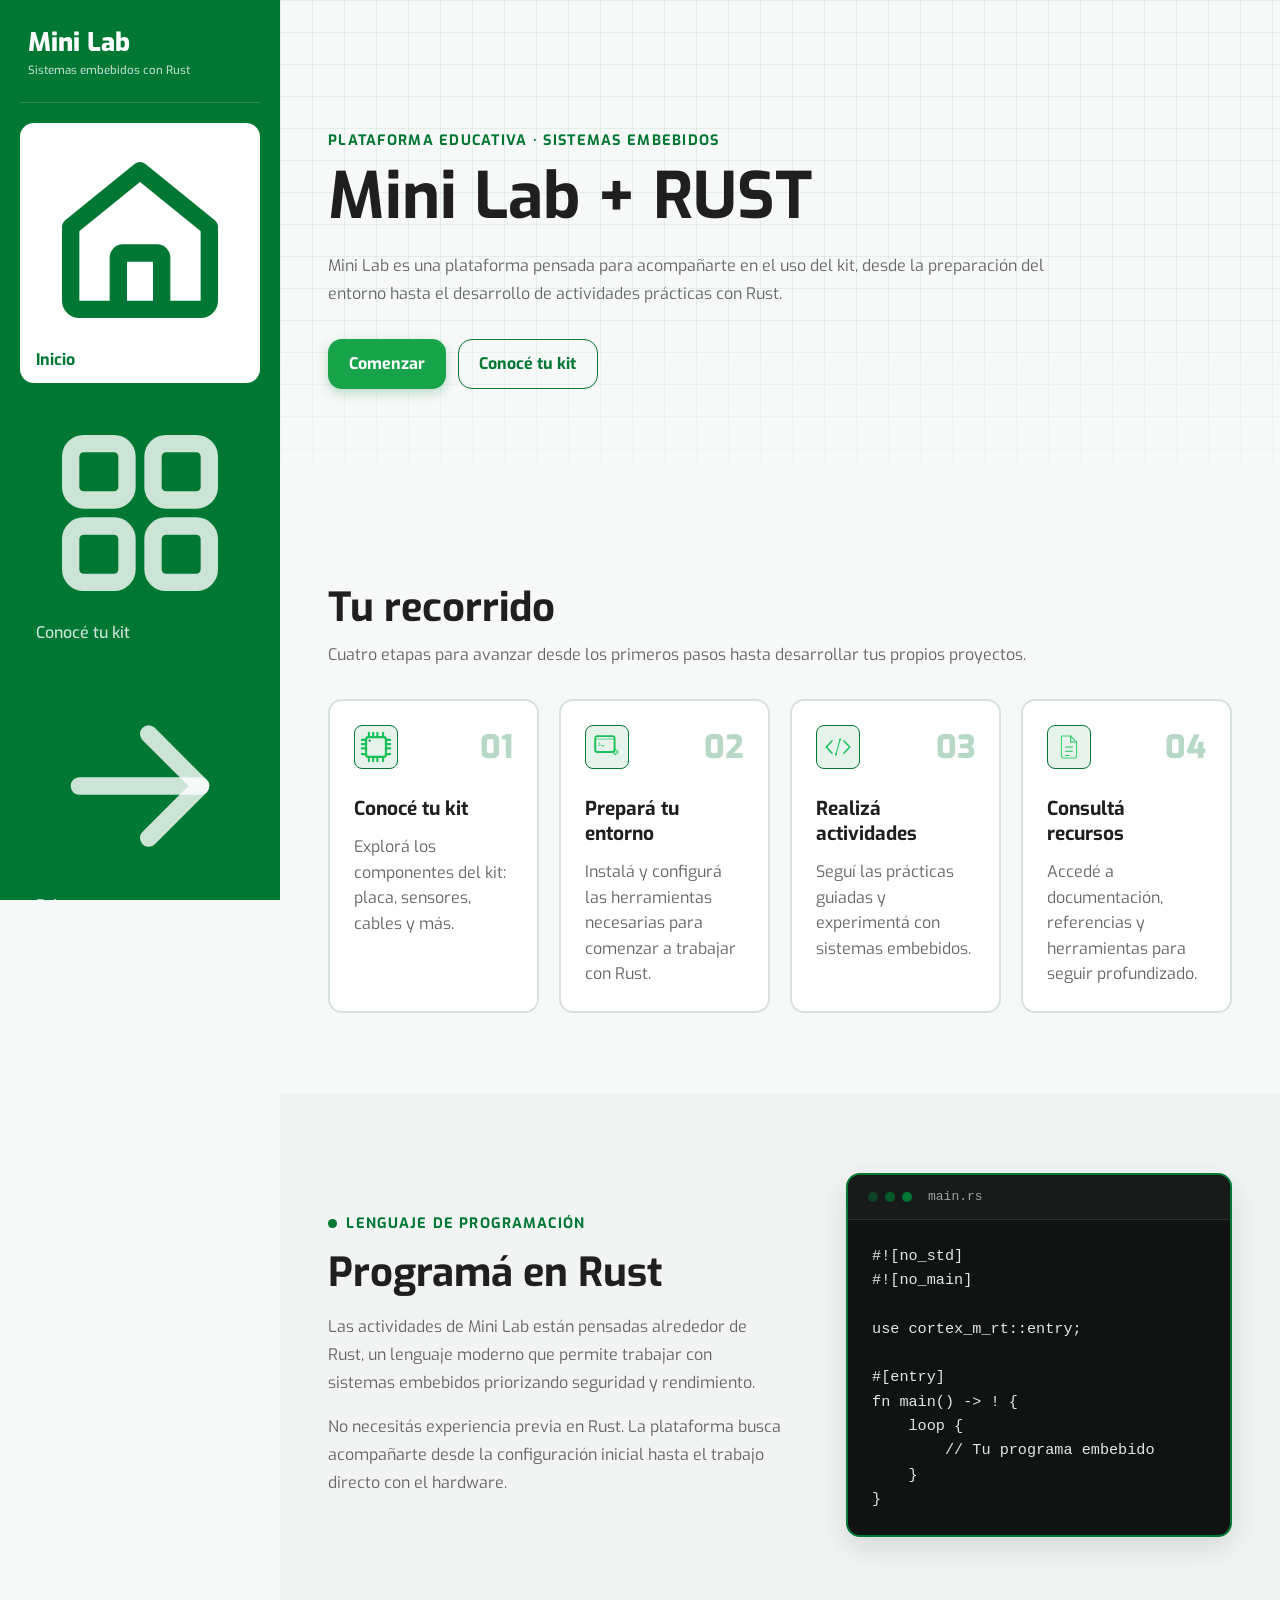
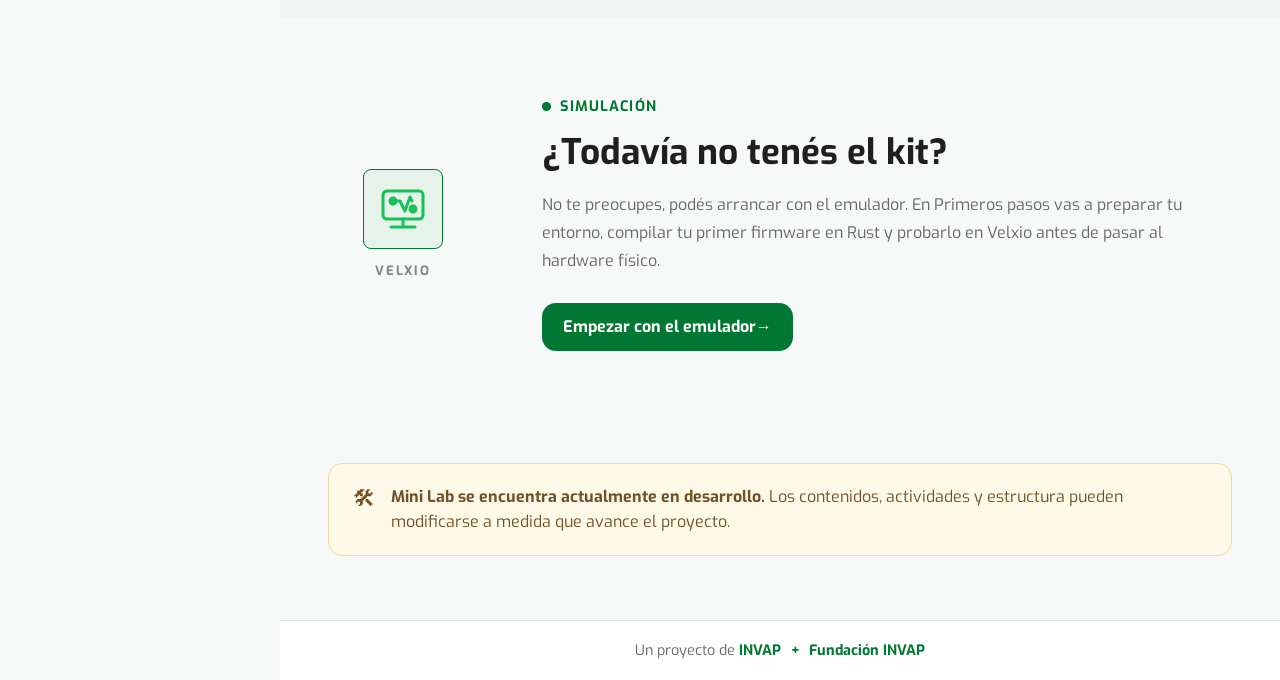
<file: index.html>
<!doctype html>
<html lang="es">
    <head>
        <meta charset="UTF-8" />
        <meta name="viewport" content="width=device-width, initial-scale=1.0" />
        <meta
            name="description"
            content="Mini Lab, plataforma educativa para aprender sistemas embebidos con Rust"
        />
        <link rel="preconnect" href="https://fonts.googleapis.com" />
        <link rel="preconnect" href="https://fonts.gstatic.com" crossorigin />
        <link
            href="https://fonts.googleapis.com/css2?family=Exo:ital,wght@0,100..900;1,100..900&display=swap"
            rel="stylesheet"
        />

        <title>Mini Lab | Inicio</title>
        <link rel="stylesheet" href="css/styles.css" />
        <link rel="stylesheet" href="css/pages/inicio.css" />
    </head>
    <body class="home-page">
        <!-- =========================
        HEADER
        ========================= -->
        <header class="site-header">
            <button
                id="menu-button"
                class="site-header__menu-button"
                type="button"
                aria-label="Abrir menú de navegación"
                aria-expanded="false"
                aria-controls="main-navigation"
            >
                ☰
            </button>
            <a href="index.html" class="site-header__brand"> Mini Lab </a>
            <div class="site-header__actions">
                <div class="site-header__logos">
                    <!-- Logos institucionales -->
                </div>
                <button
                    class="theme-toggle"
                    data-theme-toggle
                    type="button"
                    aria-label="Cambiar tema"
                >
                    <svg
                        class="theme-icon sun-icon"
                        xmlns="http://www.w3.org/2000/svg"
                        width="24"
                        height="24"
                        viewBox="0 0 24 24"
                        fill="none"
                        stroke="currentColor"
                        stroke-width="2"
                        stroke-linecap="round"
                        stroke-linejoin="round"
                    >
                        <circle cx="12" cy="12" r="4"></circle>
                        <path
                            d="M12 2v2M12 20v2M4.93 4.93l1.41 1.41M17.66 17.66l1.41 1.41M2 12h2M20 12h2M6.34 17.66l-1.41 1.41M19.07 4.93l-1.41 1.41"
                        ></path>
                    </svg>
                    <svg
                        class="theme-icon moon-icon"
                        xmlns="http://www.w3.org/2000/svg"
                        width="24"
                        height="24"
                        viewBox="0 0 24 24"
                        fill="none"
                        stroke="currentColor"
                        stroke-width="2"
                        stroke-linecap="round"
                        stroke-linejoin="round"
                    >
                        <path d="M12 3a6 6 0 0 0 9 9 9 9 0 1 1-9-9Z"></path>
                    </svg>
                </button>
            </div>
        </header>
        <!-- =========================
        NAVEGACIÓN
        ========================= -->
        <div id="menu-overlay" class="menu-overlay"></div>
        <nav
            id="main-navigation"
            class="site-nav"
            aria-label="Navegación principal"
        >
            <div class="site-nav__header">
                <a href="index.html" class="site-nav__brand">
                    <span class="site-nav__brand-name"> Mini Lab </span>
                    <span class="site-nav__brand-subtitle">
                        Sistemas embebidos con Rust
                    </span>
                </a>
                <button
                    id="menu-close"
                    class="site-nav__close"
                    type="button"
                    aria-label="Cerrar menú de navegación"
                >
                    ✕
                </button>
            </div>

            <ul class="site-nav__list">
                <li class="site-nav__item">
                    <a href="index.html" class="site-nav__link site-nav__link--active" aria-current="page">
                        <svg
                            xmlns="http://www.w3.org/2000/svg"
                            viewBox="0 0 24 24"
                            class="site-nav__icon"
                            fill="none"
                            stroke="currentColor"
                            stroke-width="2"
                            stroke-linecap="round"
                            stroke-linejoin="round"
                            aria-hidden="true"
                        >
                            <path
                                d="M4 10.5L12 4l8 6.5V19a1 1 0 0 1-1 1H5a1 1 0 0 1-1-1v-8.5z"
                            />
                            <path
                                d="M9.5 20v-6a.5.5 0 0 1 .5-.5h4a.5.5 0 0 1 .5.5v6"
                            />
                        </svg>
                        Inicio
                    </a>
                </li>

                <li class="site-nav__item">
                    <a href="pages/conoce-tu-kit/" class="site-nav__link">
                        <svg
                            xmlns="http://www.w3.org/2000/svg"
                            viewBox="0 0 24 24"
                            class="site-nav__icon"
                            fill="none"
                            stroke="currentColor"
                            stroke-width="2"
                            stroke-linecap="round"
                            stroke-linejoin="round"
                            aria-hidden="true"
                        >
                            <rect
                                x="4"
                                y="4"
                                width="6.5"
                                height="6.5"
                                rx="1.5"
                            />
                            <rect
                                x="13.5"
                                y="4"
                                width="6.5"
                                height="6.5"
                                rx="1.5"
                            />
                            <rect
                                x="4"
                                y="13.5"
                                width="6.5"
                                height="6.5"
                                rx="1.5"
                            />
                            <rect
                                x="13.5"
                                y="13.5"
                                width="6.5"
                                height="6.5"
                                rx="1.5"
                            />
                        </svg>
                        Conocé tu kit
                    </a>
                </li>

                <li class="site-nav__item">
                    <a href="pages/primeros-pasos/" class="site-nav__link">
                        <svg
                            xmlns="http://www.w3.org/2000/svg"
                            viewBox="0 0 24 24"
                            class="site-nav__icon"
                            fill="none"
                            stroke="currentColor"
                            stroke-width="2"
                            stroke-linecap="round"
                            stroke-linejoin="round"
                            aria-hidden="true"
                        >
                            <line x1="5" y1="12" x2="19" y2="12" />
                            <polyline points="13 6 19 12 13 18" />
                        </svg>
                        Primeros pasos
                    </a>
                </li>

                <li class="site-nav__item">
                    <a href="pages/actividades/" class="site-nav__link">
                        <svg
                            xmlns="http://www.w3.org/2000/svg"
                            viewBox="0 0 24 24"
                            class="site-nav__icon"
                            fill="none"
                            stroke="currentColor"
                            stroke-width="2"
                            stroke-linecap="round"
                            stroke-linejoin="round"
                            aria-hidden="true"
                        >
                            <polyline points="8.5 7 4 12 8.5 17" />
                            <polyline points="15.5 7 20 12 15.5 17" />
                            <line x1="13.5" y1="6" x2="10.5" y2="18" />
                        </svg>
                        Actividades
                    </a>
                </li>

                <li class="site-nav__item">
                    <a href="pages/recursos/" class="site-nav__link">
                        <svg
                            xmlns="http://www.w3.org/2000/svg"
                            viewBox="0 0 24 24"
                            class="site-nav__icon"
                            fill="none"
                            stroke="currentColor"
                            stroke-width="2"
                            stroke-linecap="round"
                            stroke-linejoin="round"
                            aria-hidden="true"
                        >
                            <path
                                d="M14 4H6.5A1.5 1.5 0 0 0 5 5.5v13A1.5 1.5 0 0 0 6.5 20h11a1.5 1.5 0 0 0 1.5-1.5V9l-5-5z"
                            />
                            <polyline points="14 4 14 9 19 9" />
                            <line x1="9" y1="13" x2="12.5" y2="13" />
                            <line x1="9" y1="16.5" x2="15" y2="16.5" />
                        </svg>
                        Recursos
                    </a>
                </li>

                <li class="site-nav__item">
                    <a href="pages/feedback/" class="site-nav__link">
                        <svg
                            xmlns="http://www.w3.org/2000/svg"
                            viewBox="0 0 24 24"
                            class="site-nav__icon"
                            fill="none"
                            stroke="currentColor"
                            stroke-width="2"
                            stroke-linecap="round"
                            stroke-linejoin="round"
                            aria-hidden="true"
                        >
                            <path d="M 8 18.93 A 8 8 0 1 0 5.07 16 L 4 20 Z" />
                            <line x1="9" y1="10.5" x2="15" y2="10.5" />
                            <line x1="9" y1="13.5" x2="13" y2="13.5" />
                        </svg>
                        Feedback
                    </a>
                </li>

                <li class="site-nav__item">
                    <a href="pages/ayuda/" class="site-nav__link">
                        <svg
                            xmlns="http://www.w3.org/2000/svg"
                            viewBox="0 0 24 24"
                            class="site-nav__icon"
                            fill="none"
                            stroke="currentColor"
                            stroke-width="2"
                            stroke-linecap="round"
                            stroke-linejoin="round"
                            aria-hidden="true"
                        >
                            <circle cx="12" cy="12" r="8" />
                            <path
                                d="M9.8 9.2a2.35 2.35 0 0 1 4.5.8c0 1.55-2.3 2.15-2.3 3.2"
                            />
                            <line x1="12" y1="16.25" x2="12.01" y2="16.25" />
                        </svg>
                        Ayuda
                    </a>
                </li>
            </ul>

            <div class="site-nav__footer">
                <button
                    class="theme-toggle theme-toggle--sidebar"
                    data-theme-toggle
                    type="button"
                    aria-label="Cambiar tema"
                >
                    <svg
                        class="theme-icon sun-icon"
                        xmlns="http://www.w3.org/2000/svg"
                        width="24"
                        height="24"
                        viewBox="0 0 24 24"
                        fill="none"
                        stroke="currentColor"
                        stroke-width="2"
                        stroke-linecap="round"
                        stroke-linejoin="round"
                    >
                        <circle cx="12" cy="12" r="4"></circle>
                        <path
                            d="M12 2v2M12 20v2M4.93 4.93l1.41 1.41M17.66 17.66l1.41 1.41M2 12h2M20 12h2M6.34 17.66l-1.41 1.41M19.07 4.93l-1.41 1.41"
                        ></path>
                    </svg>
                    <svg
                        class="theme-icon moon-icon"
                        xmlns="http://www.w3.org/2000/svg"
                        width="24"
                        height="24"
                        viewBox="0 0 24 24"
                        fill="none"
                        stroke="currentColor"
                        stroke-width="2"
                        stroke-linecap="round"
                        stroke-linejoin="round"
                    >
                        <path d="M12 3a6 6 0 0 0 9 9 9 9 0 1 1-9-9Z"></path>
                    </svg>
                    <span class="theme-toggle__label"> Tema </span>
                </button>
            </div>
        </nav>

        <!-- =========================
        CONTENIDO
        ========================= -->
        <main>
            <section class="home-hero">
                <div class="home-container home-hero__content">
                    <p class="home-hero__eyebrow">
                        Plataforma educativa · Sistemas embebidos
                    </p>
                    <h1 class="home-hero__title">Mini Lab + RUST</h1>
                    <p class="home-hero__description">
                        Mini Lab es una plataforma pensada para acompañarte en
                        el uso del kit, desde la preparación del entorno hasta
                        el desarrollo de actividades prácticas con Rust.
                    </p>
                    <div class="home-hero__actions">
                        <a
                            href="pages/primeros-pasos/"
                            class="primary-button primary-button-glow"
                            >Comenzar</a
                        >
                        <a href="pages/conoce-tu-kit/" class="secondary-button"
                            >Conocé tu kit</a
                        >
                    </div>
                </div>
            </section>

            <!-- TU RECORRIDO -->
            <section class="journey-section">
                <div class="home-container">
                    <header class="home-section-header">
                        <h2 class="home-section-title">Tu recorrido</h2>
                        <p class="home-section-description">
                            Cuatro etapas para avanzar desde los primeros pasos
                            hasta desarrollar tus propios proyectos.
                        </p>
                    </header>
                    <div class="journey-grid">
                        <a href="pages/conoce-tu-kit/" class="journey-card">
                            <div class="journey-card__top">
                                <span class="journey-card__icon">
                                    <svg
                                        style="padding: 4px"
                                        xmlns="http://w3.org"
                                        viewBox="0 0 24 24"
                                        width="48"
                                        height="48"
                                        fill="none"
                                        stroke="var(--kit-badge-text)"
                                        stroke-width="1.5"
                                        stroke-linecap="round"
                                        stroke-linejoin="round"
                                    >
                                        <!-- Cuerpo central del microcontrolador -->
                                        <rect
                                            x="5"
                                            y="5"
                                            width="14"
                                            height="14"
                                            rx="1.5"
                                            fill="none"
                                        />
                                        <!-- Muesca de orientación / Identificador del Pin 1 -->
                                        <circle
                                            cx="7.5"
                                            cy="7.5"
                                            r="0.75"
                                            fill="currentColor"
                                            stroke="none"
                                        />

                                        <!-- Pines Superiores -->
                                        <path d="M7 2v3M10 2v3M13 2v3M17 2v3" />
                                        <!-- Pines Inferiores -->
                                        <path
                                            d="M7 19v3M10 19v3M13 19v3M17 19v3"
                                        />
                                        <!-- Pines Izquierdos -->
                                        <path d="M2 7h3M2 10h3M2 13h3M2 17h3" />
                                        <!-- Pines Derechas -->
                                        <path
                                            d="M19 7h3M19 10h3M19 13h3M19 17h3"
                                        />
                                    </svg>
                                </span>
                                <span class="journey-card__number"> 01 </span>
                            </div>
                            <h2 class="journey-card__title">Conocé tu kit</h2>
                            <p class="journey-card__description">
                                Explorá los componentes del kit: placa,
                                sensores, cables y más.
                            </p>
                        </a>

                        <a href="pages/primeros-pasos/" class="journey-card">
                            <div class="journey-card__top">
                                <span class="journey-card__icon">
                                    <svg
                                        xmlns="http://www.w3.org/2000/svg"
                                        viewBox="0 0 100 100"
                                        width="80"
                                        height="80"
                                        class="icono-entorno"
                                    >
                                        <!-- Ventana de consola bien simple -->
                                        <rect
                                            x="22"
                                            y="24"
                                            width="46"
                                            height="38"
                                            rx="5"
                                            fill="none"
                                            stroke="var(--kit-badge-text)"
                                            stroke-width="4.5"
                                        />

                                        <!-- Detalle superior de la consola (solo una línea tranqui) -->
                                        <line
                                            x1="22"
                                            y1="31"
                                            x2="68"
                                            y2="31"
                                            stroke="var(--kit-badge-text)"
                                            stroke-width="1.5"
                                        />

                                        <!-- El prompt de terminal >_ -->
                                        <path
                                            d="M 30 39 L 34 43 L 30 47"
                                            fill="none"
                                            stroke="var(--kit-badge-text)"
                                            stroke-width="2"
                                            stroke-linecap="round"
                                            stroke-linejoin="round"
                                        />
                                        <line
                                            x1="37"
                                            y1="47"
                                            x2="43"
                                            y2="47"
                                            stroke="var(--kit-badge-text)"
                                            stroke-width="2"
                                            stroke-linecap="round"
                                        />

                                        <!-- Un único engranaje sutil abajo a la derecha -->
                                        <g transform="translate(62, 54)">
                                            <circle
                                                cx="8"
                                                cy="8"
                                                r="4.5"
                                                fill="none"
                                                stroke="var(--kit-badge-text)"
                                                stroke-width="2"
                                            />
                                            <path
                                                d="M 8 1 L 8 3 M 8 13 L 8 15 M 1 8 L 3 8 M 13 8 L 15 8 M 3 3 L 4.5 4.5 M 11.5 11.5 L 13 13 M 3 13 L 4.5 11.5 M 11.5 4.5 L 13 3"
                                                stroke="var(--kit-badge-text)"
                                                stroke-width="2.2"
                                                stroke-linecap="round"
                                            />
                                        </g>
                                    </svg>
                                </span>
                                <span class="journey-card__number"> 02 </span>
                            </div>

                            <h2 class="journey-card__title">
                                Prepará tu entorno
                            </h2>

                            <p class="journey-card__description">
                                Instalá y configurá las herramientas necesarias
                                para comenzar a trabajar con Rust.
                            </p>
                        </a>

                        <a href="pages/actividades/" class="journey-card">
                            <div class="journey-card__top">
                                <span class="journey-card__icon">
                                    <svg
                                        xmlns="http://www.w3.org/2000/svg"
                                        viewBox="0 0 100 100"
                                        width="80"
                                        height="80"
                                        class="icono-actividades"
                                    >
                                        <!-- Símbolos de código < > -->
                                        <path
                                            d="M 36 35 L 22 50 L 36 65"
                                            fill="none"
                                            stroke="var(--kit-badge-text)"
                                            stroke-width="3.5"
                                            stroke-linecap="round"
                                            stroke-linejoin="round"
                                        />
                                        <path
                                            d="M 64 35 L 78 50 L 64 65"
                                            fill="none"
                                            stroke="var(--kit-badge-text)"
                                            stroke-width="3.5"
                                            stroke-linecap="round"
                                            stroke-linejoin="round"
                                        />

                                        <!-- Barra diagonal (/) estilo pista de circuito (Sistemas Embebidos) -->
                                        <g fill="var(--kit-badge-text)">
                                            <line
                                                x1="45"
                                                y1="68"
                                                x2="55"
                                                y2="32"
                                                stroke="var(--kit-badge-text)"
                                                stroke-width="2.5"
                                                stroke-linecap="round"
                                            />
                                            <circle cx="45" cy="68" r="2.5" />
                                            <circle cx="55" cy="32" r="2.5" />
                                        </g>
                                    </svg>
                                </span>
                                <span class="journey-card__number"> 03 </span>
                            </div>

                            <h2 class="journey-card__title">
                                Realizá actividades
                            </h2>

                            <p class="journey-card__description">
                                Seguí las prácticas guiadas y experimentá con
                                sistemas embebidos.
                            </p>
                        </a>

                        <a href="pages/recursos/" class="journey-card">
                            <div class="journey-card__top">
                                <span class="journey-card__icon">
                                    <svg
                                        xmlns="http://www.w3.org/2000/svg"
                                        viewBox="0 0 100 100"
                                        width="80"
                                        height="80"
                                        class="icono-recursos"
                                    >
                                        <!-- Contorno del documento -->
                                        <path
                                            d="M 32 24 L 54 24 L 68 38 L 68 72 C 68 74.2 66.2 76 64 76 L 36 76 C 33.8 76 32 74.2 32 72 Z"
                                            fill="none"
                                            stroke="#34d368"
                                            stroke-width="2.5"
                                            stroke-linecap="round"
                                            stroke-linejoin="round"
                                        />

                                        <!-- Pliegue de la esquina superior derecha -->
                                        <path
                                            d="M 54 24 L 54 38 L 68 38"
                                            fill="none"
                                            stroke="var(--kit-badge-text)"
                                            stroke-width="2.5"
                                            stroke-linecap="round"
                                            stroke-linejoin="round"
                                        />

                                        <!-- Líneas de texto/código (documentación) -->
                                        <line
                                            x1="42"
                                            y1="50"
                                            x2="58"
                                            y2="50"
                                            stroke="var(--kit-badge-text)"
                                            stroke-width="2.5"
                                            stroke-linecap="round"
                                        />
                                        <line
                                            x1="42"
                                            y1="60"
                                            x2="58"
                                            y2="60"
                                            stroke="var(--kit-badge-text)"
                                            stroke-width="2.5"
                                            stroke-linecap="round"
                                        />
                                        <!-- Última línea más corta para darle asimetría natural -->
                                        <line
                                            x1="42"
                                            y1="70"
                                            x2="50"
                                            y2="70"
                                            stroke="var(--kit-badge-text)"
                                            stroke-width="2.5"
                                            stroke-linecap="round"
                                        />
                                    </svg>
                                </span>
                                <span class="journey-card__number"> 04 </span>
                            </div>
                            <h2 class="journey-card__title">
                                Consultá recursos
                            </h2>
                            <p class="journey-card__description">
                                Accedé a documentación, referencias y
                                herramientas para seguir profundizado.
                            </p>
                        </a>
                    </div>
                </div>
            </section>

            <!-- RUST -->
            <section class="rust-section">
                <div class="home-container rust-layout">
                    <div class="rust-section__content">
                        <p class="section-label">
                            <span class="section-label__dot"></span>
                            Lenguaje de programación
                        </p>
                        <h2 class="home-section-title">Programá en Rust</h2>
                        <p class="rust-section__description">
                            Las actividades de Mini Lab están pensadas alrededor
                            de Rust, un lenguaje moderno que permite trabajar
                            con sistemas embebidos priorizando seguridad y
                            rendimiento.
                        </p>

                        <p class="rust-section__description">
                            No necesitás experiencia previa en Rust. La
                            plataforma busca acompañarte desde la configuración
                            inicial hasta el trabajo directo con el hardware.
                        </p>
                    </div>

                    <div
                        class="code-window"
                        aria-label="Ejemplo de código Rust"
                    >
                        <div class="code-window__header">
                            <div class="code-window__dots">
                                <span></span>
                                <span></span>
                                <span></span>
                            </div>
                            <span class="code-window__filename"> main.rs </span>
                        </div>
                        <pre class="code-window__content"><code>#![no_std]
#![no_main]

use cortex_m_rt::entry;

#[entry]
fn main() -&gt; ! {
    loop {
        // Tu programa embebido
    }
}</code></pre>
                    </div>
                </div>
            </section>

            <!-- EMULADOR -->
            <section class="qemu-section" aria-labelledby="emulator-title">
                <div class="home-container">
                    <div class="qemu-card">
                        <div class="qemu-card__visual" aria-hidden="true">
                            <span class="qemu-card__terminal">
                                <svg
                                    class="activity-meta__icon-svg"
                                    xmlns="http://w3.org"
                                    viewBox="0 0 24 24"
                                    width="48"
                                    height="48"
                                    fill="none"
                                    stroke="var(--kit-badge-text)"
                                    stroke-width="1.5"
                                    stroke-linecap="round"
                                    stroke-linejoin="round"
                                >
                                    <!-- Pantalla del simulador / Área de trabajo -->
                                    <rect
                                        x="2"
                                        y="3"
                                        width="20"
                                        height="14"
                                        rx="2"
                                    />

                                    <!-- Soporte o base de la pantalla -->
                                    <path d="M6 21h12M12 17v4" />

                                    <!-- Nodos de circuito simulados en pantalla -->
                                    <circle
                                        cx="7"
                                        cy="8"
                                        r="1.5"
                                        fill="var(--kit-badge-text)"
                                    />
                                    <circle
                                        cx="17"
                                        cy="12"
                                        r="1.5"
                                        fill="var(--kit-badge-text) "
                                    />

                                    <!-- Línea de conexión / Onda de señal interactiva -->
                                    <path d="M8.5 8h2l2.5 5 2.5-7 1 2" />
                                </svg>
                            </span>

                            <span class="qemu-card__visual-label">
                                VELXIO
                            </span>
                        </div>

                        <div class="qemu-card__body">
                            <p class="section-label">
                                <span class="section-label__dot"></span>
                                Simulación
                            </p>

                            <h2 id="emulator-title" class="qemu-card__title">
                                ¿Todavía no tenés el kit?
                            </h2>

                            <p class="qemu-card__description">
                                No te preocupes, podés arrancar con el emulador.
                                En Primeros pasos vas a preparar tu entorno,
                                compilar tu primer firmware en Rust y probarlo
                                en Velxio antes de pasar al hardware físico.
                            </p>

                            <a
                                href="pages/primeros-pasos/"
                                class="primary-button qemu-card__button"
                            >
                                Empezar con el emulador
                                <span aria-hidden="true">→</span>
                            </a>
                        </div>
                    </div>
                </div>
            </section>

            <!-- EN CONSTRUCCIÓN -->
            <section class="development-section">
                <div class="home-container">
                    <div class="development-notice">
                        <span
                            class="development-notice__icon"
                            aria-hidden="true"
                        >
                            🛠
                        </span>
                        <p>
                            <strong>
                                Mini Lab se encuentra actualmente en desarrollo.
                            </strong>
                            Los contenidos, actividades y estructura pueden
                            modificarse a medida que avance el proyecto.
                        </p>
                    </div>
                </div>
            </section>
        </main>

        <!-- =========================
        FOOTER
        ========================= -->
        <footer class="site-footer">
            <p>
                Un proyecto de
                <strong>INVAP</strong>
                <span class="site-footer__plus"> + </span>
                <strong>Fundación INVAP</strong>
            </p>
        </footer>
        <script src="js/main.js" defer></script>
    </body>
</html>
</file>
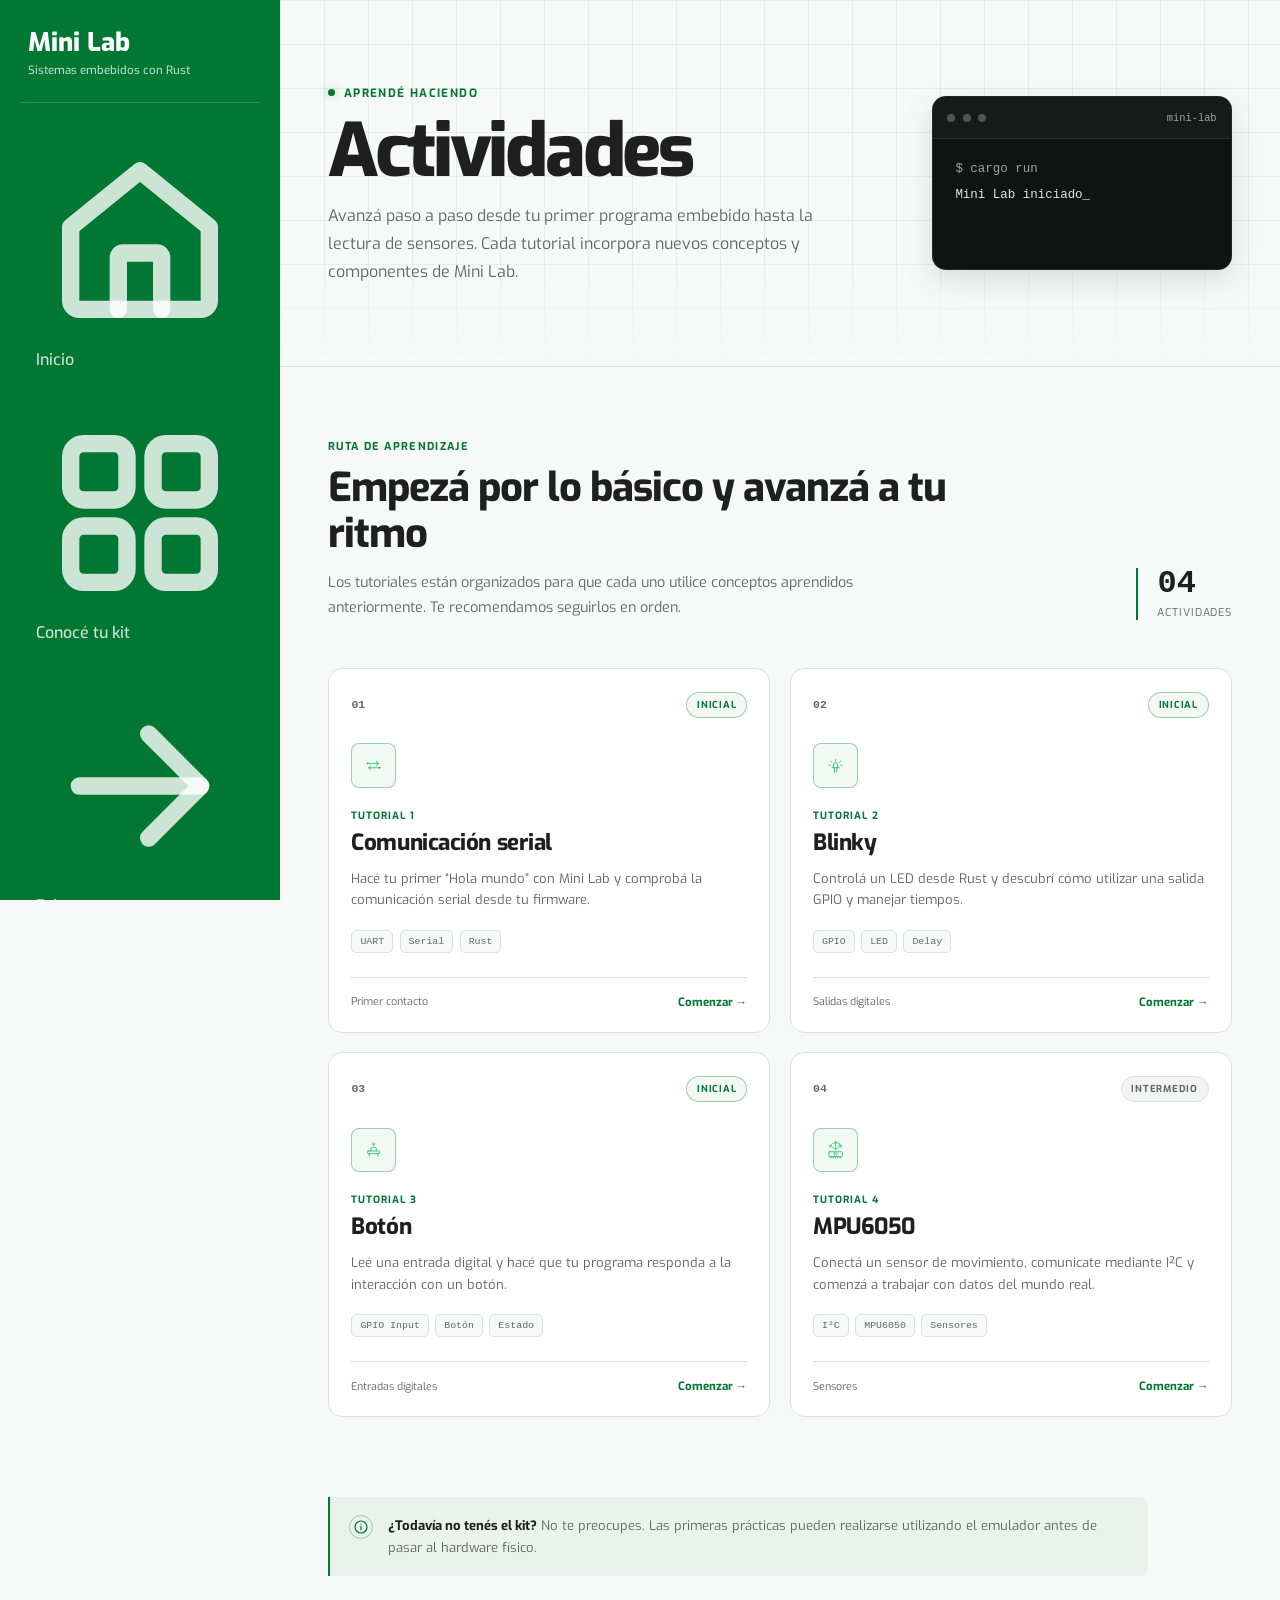
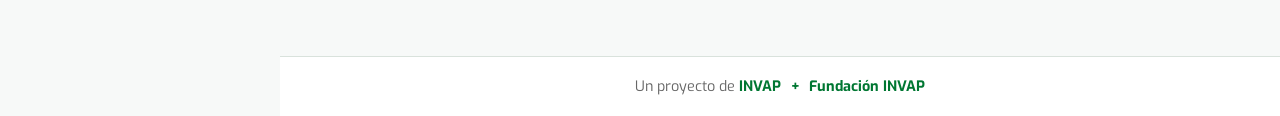
<file: pages/actividades/index.html>
<!doctype html>
<html lang="es">
    <head>
        <meta charset="UTF-8" />
        <meta name="viewport" content="width=device-width, initial-scale=1.0" />
        <meta
            name="description"
            content="Actividades de Mini Lab para aprender sistemas embebidos con Rust"
        />

        <link rel="preconnect" href="https://fonts.googleapis.com" />
        <link rel="preconnect" href="https://fonts.gstatic.com" crossorigin />
        <link
            href="https://fonts.googleapis.com/css2?family=Exo:ital,wght@0,100..900;1,100..900&display=swap"
            rel="stylesheet"
        />

        <title>Mini Lab | Actividades</title>

        <link rel="stylesheet" href="../../css/styles.css" />
        <link rel="stylesheet" href="../../css/pages/actividades.css" />
    </head>

    <body>
        <!-- =========================
        HEADER
        ========================= -->

        <header class="site-header">
            <button
                id="menu-button"
                class="site-header__menu-button"
                type="button"
                aria-label="Abrir menú de navegación"
                aria-expanded="false"
                aria-controls="main-navigation"
            >
                ☰
            </button>

            <a href="../../index.html" class="site-header__brand"> Mini Lab </a>

            <div class="site-header__actions">
                <div class="site-header__logos">
                    <!-- Logos institucionales -->
                </div>

                <button
                    class="theme-toggle"
                    data-theme-toggle
                    type="button"
                    aria-label="Cambiar tema"
                >
                    <svg
                        class="theme-icon sun-icon"
                        xmlns="http://www.w3.org/2000/svg"
                        width="24"
                        height="24"
                        viewBox="0 0 24 24"
                        fill="none"
                        stroke="currentColor"
                        stroke-width="2"
                        stroke-linecap="round"
                        stroke-linejoin="round"
                    >
                        <circle cx="12" cy="12" r="4"></circle>
                        <path
                            d="M12 2v2M12 20v2M4.93 4.93l1.41 1.41M17.66 17.66l1.41 1.41M2 12h2M20 12h2M6.34 17.66l-1.41 1.41M19.07 4.93l-1.41 1.41"
                        ></path>
                    </svg>

                    <svg
                        class="theme-icon moon-icon"
                        xmlns="http://www.w3.org/2000/svg"
                        width="24"
                        height="24"
                        viewBox="0 0 24 24"
                        fill="none"
                        stroke="currentColor"
                        stroke-width="2"
                        stroke-linecap="round"
                        stroke-linejoin="round"
                    >
                        <path d="M12 3a6 6 0 0 0 9 9 9 9 0 1 1-9-9Z"></path>
                    </svg>
                </button>
            </div>
        </header>

        <!-- =========================
        NAVEGACIÓN
        ========================= -->

        <div id="menu-overlay" class="menu-overlay"></div>

        <nav
            id="main-navigation"
            class="site-nav"
            aria-label="Navegación principal"
        >
            <div class="site-nav__header">
                <a href="../../index.html" class="site-nav__brand">
                    <span class="site-nav__brand-name"> Mini Lab </span>

                    <span class="site-nav__brand-subtitle">
                        Sistemas embebidos con Rust
                    </span>
                </a>

                <button
                    id="menu-close"
                    class="site-nav__close"
                    type="button"
                    aria-label="Cerrar menú de navegación"
                >
                    ✕
                </button>
            </div>

                        <ul class="site-nav__list">

                <li class="site-nav__item">
                    <a href="../../index.html" class="site-nav__link">
                        <svg xmlns="http://www.w3.org/2000/svg" viewBox="0 0 24 24" class="site-nav__icon" fill="none" stroke="currentColor" stroke-width="2" stroke-linecap="round" stroke-linejoin="round" aria-hidden="true"><path d="M4 10.5L12 4l8 6.5V19a1 1 0 0 1-1 1H5a1 1 0 0 1-1-1v-8.5z"/><path d="M9.5 20v-6a.5.5 0 0 1 .5-.5h4a.5.5 0 0 1 .5.5v6"/></svg>
                        Inicio
                    </a>
                </li>

                <li class="site-nav__item">
                    <a href="../conoce-tu-kit/" class="site-nav__link">
                        <svg xmlns="http://www.w3.org/2000/svg" viewBox="0 0 24 24" class="site-nav__icon" fill="none" stroke="currentColor" stroke-width="2" stroke-linecap="round" stroke-linejoin="round" aria-hidden="true"><rect x="4" y="4" width="6.5" height="6.5" rx="1.5"/><rect x="13.5" y="4" width="6.5" height="6.5" rx="1.5"/><rect x="4" y="13.5" width="6.5" height="6.5" rx="1.5"/><rect x="13.5" y="13.5" width="6.5" height="6.5" rx="1.5"/></svg>
                        Conocé tu kit
                    </a>
                </li>

                <li class="site-nav__item">
                    <a href="../primeros-pasos/" class="site-nav__link">
                        <svg xmlns="http://www.w3.org/2000/svg" viewBox="0 0 24 24" class="site-nav__icon" fill="none" stroke="currentColor" stroke-width="2" stroke-linecap="round" stroke-linejoin="round" aria-hidden="true"><line x1="5" y1="12" x2="19" y2="12"/><polyline points="13 6 19 12 13 18"/></svg>
                        Primeros pasos
                    </a>
                </li>

                <li class="site-nav__item">
                    <a href="./" class="site-nav__link site-nav__link--active" aria-current="page">
                        <svg xmlns="http://www.w3.org/2000/svg" viewBox="0 0 24 24" class="site-nav__icon" fill="none" stroke="currentColor" stroke-width="2" stroke-linecap="round" stroke-linejoin="round" aria-hidden="true"><polyline points="8.5 7 4 12 8.5 17"/><polyline points="15.5 7 20 12 15.5 17"/><line x1="13.5" y1="6" x2="10.5" y2="18"/></svg>
                        Actividades
                    </a>
                </li>

                <li class="site-nav__item">
                    <a href="../recursos/" class="site-nav__link">
                        <svg xmlns="http://www.w3.org/2000/svg" viewBox="0 0 24 24" class="site-nav__icon" fill="none" stroke="currentColor" stroke-width="2" stroke-linecap="round" stroke-linejoin="round" aria-hidden="true"><path d="M14 4H6.5A1.5 1.5 0 0 0 5 5.5v13A1.5 1.5 0 0 0 6.5 20h11a1.5 1.5 0 0 0 1.5-1.5V9l-5-5z"/><polyline points="14 4 14 9 19 9"/><line x1="9" y1="13" x2="12.5" y2="13"/><line x1="9" y1="16.5" x2="15" y2="16.5"/></svg>
                        Recursos
                    </a>
                </li>

                <li class="site-nav__item">
                    <a href="../feedback/" class="site-nav__link">
                        <svg xmlns="http://www.w3.org/2000/svg" viewBox="0 0 24 24" class="site-nav__icon" fill="none" stroke="currentColor" stroke-width="2" stroke-linecap="round" stroke-linejoin="round" aria-hidden="true"><path d="M8 18.93A8 8 0 1 0 5.07 16L4 20Z"/><line x1="9" y1="10.5" x2="15" y2="10.5"/><line x1="9" y1="13.5" x2="13" y2="13.5"/></svg>
                        Feedback
                    </a>
                </li>

                <li class="site-nav__item">
                    <a href="../ayuda/" class="site-nav__link">
                        <svg xmlns="http://www.w3.org/2000/svg" viewBox="0 0 24 24" class="site-nav__icon" fill="none" stroke="currentColor" stroke-width="2" stroke-linecap="round" stroke-linejoin="round" aria-hidden="true"><circle cx="12" cy="12" r="8"/><path d="M9.8 9.2a2.35 2.35 0 0 1 4.5.8c0 1.55-2.3 2.15-2.3 3.2"/><line x1="12" y1="16.25" x2="12.01" y2="16.25"/></svg>
                        Ayuda
                    </a>
                </li>

            </ul>

            <div class="site-nav__footer">
                <button
                    class="theme-toggle theme-toggle--sidebar"
                    data-theme-toggle
                    type="button"
                    aria-label="Cambiar tema"
                >
                    <svg
                        class="theme-icon sun-icon"
                        xmlns="http://www.w3.org/2000/svg"
                        width="24"
                        height="24"
                        viewBox="0 0 24 24"
                        fill="none"
                        stroke="currentColor"
                        stroke-width="2"
                        stroke-linecap="round"
                        stroke-linejoin="round"
                    >
                        <circle cx="12" cy="12" r="4"></circle>
                        <path
                            d="M12 2v2M12 20v2M4.93 4.93l1.41 1.41M17.66 17.66l1.41 1.41M2 12h2M20 12h2M6.34 17.66l-1.41 1.41M19.07 4.93l-1.41 1.41"
                        ></path>
                    </svg>

                    <svg
                        class="theme-icon moon-icon"
                        xmlns="http://www.w3.org/2000/svg"
                        width="24"
                        height="24"
                        viewBox="0 0 24 24"
                        fill="none"
                        stroke="currentColor"
                        stroke-width="2"
                        stroke-linecap="round"
                        stroke-linejoin="round"
                    >
                        <path d="M12 3a6 6 0 0 0 9 9 9 9 0 1 1-9-9Z"></path>
                    </svg>

                    <span class="theme-toggle__label"> Tema </span>
                </button>
            </div>
        </nav>

        <!-- =========================
        CONTENIDO
        ========================= -->

        <main>
            <!-- HERO -->

            <section class="activities-home-hero">
                <div class="page-container">
                    <div class="activities-home-hero__content">
                        <p class="activities-home-hero__eyebrow">
                            <span
                                class="activities-home-hero__dot"
                                aria-hidden="true"
                            ></span>

                            Aprendé haciendo
                        </p>

                        <h1 class="activities-home-hero__title">Actividades</h1>

                        <p class="activities-home-hero__description">
                            Avanzá paso a paso desde tu primer programa embebido
                            hasta la lectura de sensores. Cada tutorial
                            incorpora nuevos conceptos y componentes de Mini
                            Lab.
                        </p>
                    </div>

                    <div
                        class="activities-home-hero__terminal"
                        aria-hidden="true"
                    >
                        <div class="activities-home-hero__terminal-header">
                            <span></span>
                            <span></span>
                            <span></span>

                            <p>mini-lab</p>
                        </div>

                        <div class="activities-home-hero__terminal-body">
                            <span>$ cargo run</span>

                            <span
                                class="activities-home-hero__terminal-success"
                            >
                                Mini Lab iniciado_
                            </span>
                        </div>
                    </div>
                </div>
            </section>

            <!-- INTRO -->

            <section class="activities-home-intro">
                <div class="page-container">
                    <div class="activities-home-intro__content">
                        <p class="activities-home-section-label">
                            Ruta de aprendizaje
                        </p>

                        <h2 class="activities-home-intro__title">
                            Empezá por lo básico y avanzá a tu ritmo
                        </h2>

                        <p class="activities-home-intro__description">
                            Los tutoriales están organizados para que cada uno
                            utilice conceptos aprendidos anteriormente. Te
                            recomendamos seguirlos en orden.
                        </p>
                    </div>

                    <div class="activities-home-progress">
                        <span class="activities-home-progress__number">
                            04
                        </span>

                        <span class="activities-home-progress__label">
                            actividades
                        </span>
                    </div>
                </div>
            </section>

            <!-- TUTORIALES -->

            <section class="activities-home-catalog">
                <div class="page-container">
                    <div class="activities-home-grid">
                        <!-- TUTORIAL 01 -->

                        <a
                            href="./actividad-01/"
                            class="tutorial-card tutorial-card--available"
                        >
                            <div class="tutorial-card__top">
                                <span class="tutorial-card__number"> 01 </span>

                                <span class="tutorial-card__status">
                                    Inicial
                                </span>
                            </div>

                            <div class="tutorial-card__icon" aria-hidden="true">
                                <svg
                                    xmlns="http://www.w3.org/2000/svg"
                                    viewBox="0 0 100 100"
                                    width="80"
                                    height="80"
                                    class="icono-uart"
                                >
                                    <circle
                                        cx="28"
                                        cy="42"
                                        r="3.5"
                                        fill="var(--kit-badge-text)"
                                    />
                                    <path
                                        d="M 28 42 L 68 42"
                                        stroke="var(--kit-badge-text)"
                                        stroke-width="3"
                                        stroke-linecap="round"
                                    />
                                    <path
                                        d="M 60 35 L 68 42 L 60 49"
                                        fill="none"
                                        stroke="var(--kit-badge-text)"
                                        stroke-width="3"
                                        stroke-linecap="round"
                                        stroke-linejoin="round"
                                    />

                                    <circle
                                        cx="72"
                                        cy="58"
                                        r="3.5"
                                        fill="var(--kit-badge-text)"
                                    />
                                    <path
                                        d="M 72 58 L 32 58"
                                        stroke="var(--kit-badge-text)"
                                        stroke-width="3"
                                        stroke-linecap="round"
                                    />
                                    <path
                                        d="M 40 51 L 32 58 L 40 65"
                                        fill="none"
                                        stroke="var(--kit-badge-text)"
                                        stroke-width="3"
                                        stroke-linecap="round"
                                        stroke-linejoin="round"
                                    />
                                </svg>
                            </div>

                            <div class="tutorial-card__content">
                                <p class="tutorial-card__eyebrow">Tutorial 1</p>

                                <h2 class="tutorial-card__title">
                                    Comunicación serial
                                </h2>

                                <p class="tutorial-card__description">
                                    Hacé tu primer “Hola mundo” con Mini Lab y
                                    comprobá la comunicación serial desde tu
                                    firmware.
                                </p>

                                <div class="tutorial-card__tags">
                                    <span>UART</span>
                                    <span>Serial</span>
                                    <span>Rust</span>
                                </div>
                            </div>

                            <div class="tutorial-card__footer">
                                <span class="tutorial-card__level">
                                    Primer contacto
                                </span>

                                <span class="tutorial-card__action">
                                    Comenzar →
                                </span>
                            </div>
                        </a>

                        <!-- TUTORIAL 02 -->

                        <a
                            class="tutorial-card tutorial-card--available"
                            href="./actividad-02/"
                        >
                            <div class="tutorial-card__top">
                                <span class="tutorial-card__number"> 02 </span>

                                <span class="tutorial-card__status">
                                    Inicial
                                </span>
                            </div>

                            <div class="tutorial-card__icon" aria-hidden="true">
                                <svg
                                    xmlns="http://www.w3.org/2000/svg"
                                    viewBox="0 0 100 100"
                                    width="80"
                                    height="80"
                                    class="icono-blinky"
                                >
                                    <!-- El diodo LED (Hardware) -->
                                    <g
                                        stroke="var(--kit-badge-text)"
                                        stroke-width="3"
                                        stroke-linecap="round"
                                        fill="none"
                                    >
                                        <!-- Cúpula o Domo del LED -->
                                        <path
                                            d="M 42 58 L 42 47 A 8 8 0 0 1 58 47 L 58 58"
                                            stroke-linejoin="round"
                                        />

                                        <!-- Borde o base del LED (Rim) -->
                                        <line x1="37" y1="58" x2="63" y2="58" />

                                        <!-- Las "patitas" (pines del LED para insertar en la placa) -->
                                        <line x1="46" y1="58" x2="46" y2="76" />
                                        <line x1="54" y1="58" x2="54" y2="72" />
                                    </g>

                                    <!-- Destellos/Parpadeo (Blink) sutiles -->
                                    <g
                                        stroke="var(--kit-badge-text)"
                                        stroke-width="2.5"
                                        stroke-linecap="round"
                                    >
                                        <!-- Arriba -->
                                        <line x1="50" y1="33" x2="50" y2="27" />

                                        <!-- Diagonales superiores -->
                                        <line x1="36" y1="38" x2="31" y2="33" />
                                        <line x1="64" y1="38" x2="69" y2="33" />

                                        <!-- Laterales -->
                                        <line x1="32" y1="49" x2="26" y2="49" />
                                        <line x1="68" y1="49" x2="74" y2="49" />
                                    </g>
                                </svg>
                            </div>

                            <div class="tutorial-card__content">
                                <p class="tutorial-card__eyebrow">Tutorial 2</p>

                                <h2 class="tutorial-card__title">Blinky</h2>

                                <p class="tutorial-card__description">
                                    Controlá un LED desde Rust y descubrí cómo
                                    utilizar una salida GPIO y manejar tiempos.
                                </p>

                                <div class="tutorial-card__tags">
                                    <span>GPIO</span>
                                    <span>LED</span>
                                    <span>Delay</span>
                                </div>
                            </div>

                            <div class="tutorial-card__footer">
                                <span class="tutorial-card__level">
                                    Salidas digitales
                                </span>

                                <span class="tutorial-card__action">
                                    Comenzar →
                                </span>
                            </div>
                        </a>

                        <!-- TUTORIAL 03 -->

                        <a
                            href="./actividad-03/"
                            class="tutorial-card tutorial-card--available"
                        >
                            <div class="tutorial-card__top">
                                <span class="tutorial-card__number"> 03 </span>

                                <span class="tutorial-card__status">
                                    Inicial
                                </span>
                            </div>

                            <div class="tutorial-card__icon" aria-hidden="true">
                                <svg
                                    xmlns="http://www.w3.org/2000/svg"
                                    viewBox="0 0 100 100"
                                    width="80"
                                    height="80"
                                    class="icono-boton"
                                >
                                    <!-- Componente de Hardware (Pulsador) -->
                                    <g
                                        stroke="var(--kit-badge-text)"
                                        stroke-width="3"
                                        stroke-linecap="round"
                                        fill="none"
                                    >
                                        <!-- Cuerpo/Base del botón -->
                                        <rect
                                            x="28"
                                            y="55"
                                            width="44"
                                            height="10"
                                            rx="2"
                                            stroke-linejoin="round"
                                        />

                                        <!-- Botón físico (Plunger) -->
                                        <path
                                            d="M 40 55 L 40 44 C 40 41 60 41 60 44 L 60 55"
                                        />

                                        <!-- Pines de conexión a la placa (GPIO) -->
                                        <line x1="34" y1="65" x2="34" y2="74" />
                                        <line x1="66" y1="65" x2="66" y2="74" />
                                    </g>

                                    <!-- Flecha de interacción (Push) -->
                                    <g
                                        stroke="var(--kit-badge-text)"
                                        stroke-width="2.5"
                                        stroke-linecap="round"
                                        stroke-linejoin="round"
                                        fill="none"
                                    >
                                        <line x1="50" y1="24" x2="50" y2="34" />
                                        <polyline points="44 28 50 34 56 28" />
                                    </g>
                                </svg>
                            </div>

                            <div class="tutorial-card__content">
                                <p class="tutorial-card__eyebrow">Tutorial 3</p>

                                <h2 class="tutorial-card__title">Botón</h2>

                                <p class="tutorial-card__description">
                                    Leé una entrada digital y hacé que tu
                                    programa responda a la interacción con un
                                    botón.
                                </p>

                                <div class="tutorial-card__tags">
                                    <span>GPIO Input</span>
                                    <span>Botón</span>
                                    <span>Estado</span>
                                </div>
                            </div>

                            <div class="tutorial-card__footer">
                                <span class="tutorial-card__level">
                                    Entradas digitales
                                </span>

                                <span class="tutorial-card__action">
                                    Comenzar →
                                </span>
                            </div>
                        </a>

                        <!-- TUTORIAL 04 -->

                        <a
                            href="./actividad-04/"
                            class="tutorial-card tutorial-card--available"
                        >
                            <div class="tutorial-card__top">
                                <span class="tutorial-card__number"> 04 </span>

                                <span
                                    class="tutorial-card__status tutorial-card__status--intermediate"
                                >
                                    Intermedio
                                </span>
                            </div>

                            <div class="tutorial-card__icon" aria-hidden="true">
                                <svg
                                    xmlns="http://www.w3.org/2000/svg"
                                    viewBox="0 0 100 100"
                                    width="80"
                                    height="80"
                                    class="icono-mpu6050"
                                >
                                    <!-- El Sensor (Placa / Breakout Board) -->
                                    <g
                                        stroke="var(--kit-badge-text)"
                                        stroke-width="3"
                                        stroke-linecap="round"
                                        fill="none"
                                    >
                                        <!-- Plaqueta del sensor -->
                                        <rect
                                            x="25"
                                            y="58"
                                            width="50"
                                            height="18"
                                            rx="3"
                                            stroke-linejoin="round"
                                        />

                                        <!-- Chip en el centro -->
                                        <rect
                                            x="44"
                                            y="63"
                                            width="12"
                                            height="8"
                                            rx="1"
                                            fill="none"
                                            stroke-width="2.2"
                                        />

                                        <!-- Pines/Contactos en la parte inferior -->
                                        <line x1="33" y1="76" x2="33" y2="81" />
                                        <line x1="41" y1="76" x2="41" y2="81" />
                                        <line x1="50" y1="76" x2="50" y2="81" />
                                        <line x1="58" y1="76" x2="58" y2="81" />
                                        <line x1="67" y1="76" x2="67" y2="81" />
                                    </g>

                                    <!-- 3 Ejes de movimiento (X, Y, Z) -->
                                    <g
                                        stroke="var(--kit-badge-text)"
                                        stroke-width="2.5"
                                        stroke-linecap="round"
                                        stroke-linejoin="round"
                                        fill="none"
                                    >
                                        <!-- Eje vertical (Y) -->
                                        <path d="M 50 49 L 50 20" />
                                        <polyline points="45 25 50 20 55 25" />

                                        <!-- Eje diagonal izquierdo (X) -->
                                        <path d="M 50 49 L 28 35" />
                                        <polyline points="35 34 28 35 30 42" />

                                        <!-- Eje diagonal derecho (Z) -->
                                        <path d="M 50 49 L 72 35" />
                                        <polyline points="70 42 72 35 65 34" />
                                    </g>

                                    <!-- Giro/Rotación (Giroscopio) sutil -->
                                    <g
                                        stroke="var(--kit-badge-text)"
                                        stroke-width="2"
                                        stroke-linecap="round"
                                        stroke-linejoin="round"
                                        fill="none"
                                    >
                                        <!-- Órbita de giro -->
                                        <path d="M 33 32 A 18 10 0 0 1 67 32" />
                                        <!-- Flecha de rotación -->
                                        <polyline points="61 35 67 32 63 26" />
                                    </g>
                                </svg>
                            </div>

                            <div class="tutorial-card__content">
                                <p class="tutorial-card__eyebrow">Tutorial 4</p>

                                <h2 class="tutorial-card__title">MPU6050</h2>

                                <p class="tutorial-card__description">
                                    Conectá un sensor de movimiento, comunicate
                                    mediante I²C y comenzá a trabajar con datos
                                    del mundo real.
                                </p>

                                <div class="tutorial-card__tags">
                                    <span>I²C</span>
                                    <span>MPU6050</span>
                                    <span>Sensores</span>
                                </div>
                            </div>

                            <div class="tutorial-card__footer">
                                <span class="tutorial-card__level">
                                    Sensores
                                </span>

                                <span class="tutorial-card__action">
                                    Comenzar →
                                </span>
                            </div>
                        </a>
                    </div>
                </div>
            </section>

            <!-- NOTA -->

            <section class="activities-home-note">
                <div class="page-container">
                    <div class="activities-home-note__content">
                        <span
                            class="activities-home-note__icon"
                            aria-hidden="true"
                        >
                            <svg
                                xmlns="http://www.w3.org/2000/svg"
                                viewBox="0 0 24 24"
                                fill="none"
                                stroke="currentColor"
                                stroke-width="1.8"
                                stroke-linecap="round"
                                stroke-linejoin="round"
                            >
                                <circle cx="12" cy="12" r="9" />
                                <path d="M12 11v5m0-8h.01" />
                            </svg>
                        </span>

                        <p>
                            <strong>¿Todavía no tenés el kit?</strong>
                            No te preocupes. Las primeras prácticas pueden
                            realizarse utilizando el emulador antes de pasar al
                            hardware físico.
                        </p>
                    </div>
                </div>
            </section>
        </main>

        <!-- =========================
        FOOTER
        ========================= -->

        <footer class="site-footer">
            <p>
                Un proyecto de
                <strong>INVAP</strong>
                <span class="site-footer__plus"> + </span>
                <strong>Fundación INVAP</strong>
            </p>
        </footer>

        <script src="../../js/main.js"></script>
    </body>
</html>
</file>
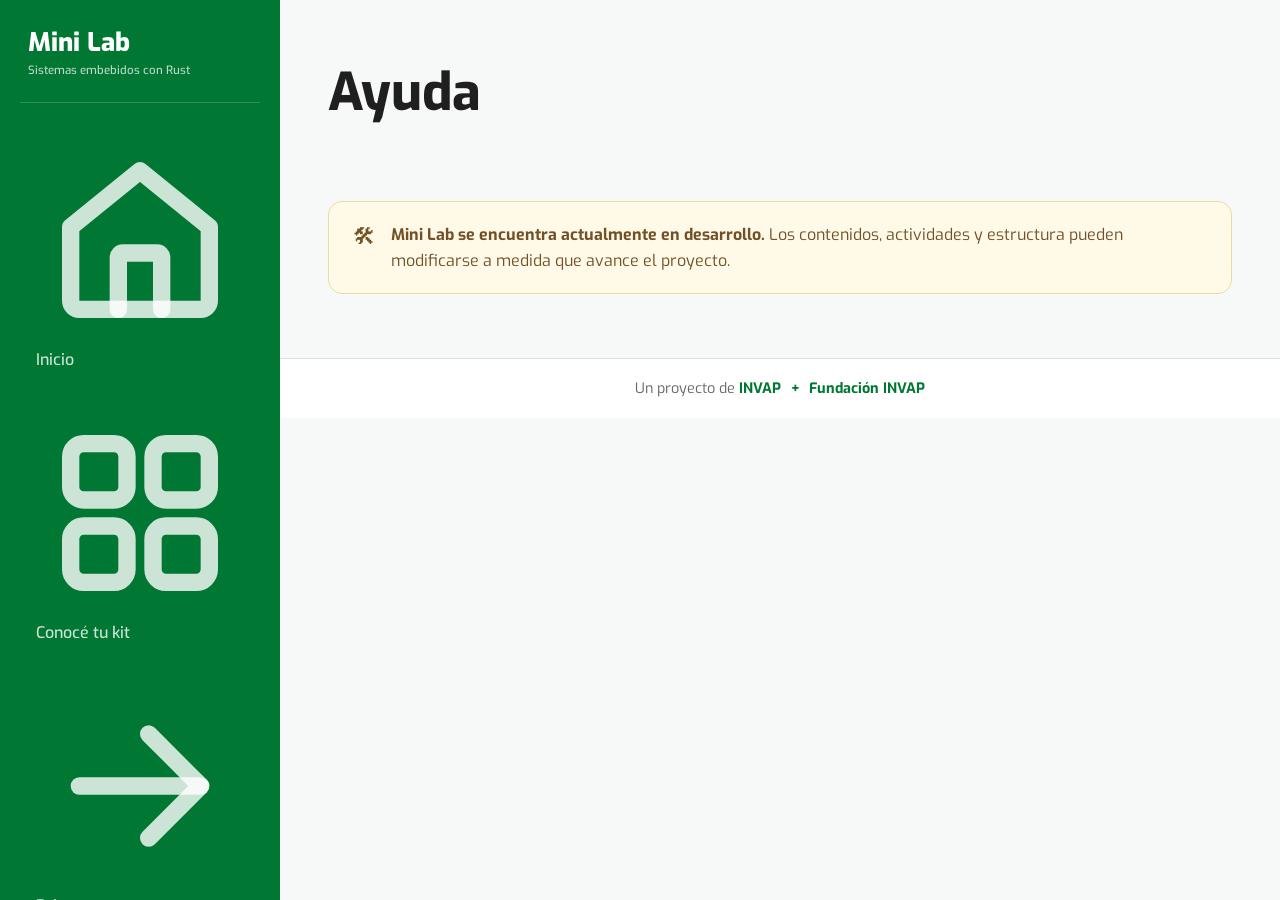
<file: pages/ayuda/index.html>
<!doctype html>
<html lang="es">
    <head>
        <meta charset="UTF-8" />
        <meta name="viewport" content="width=device-width, initial-scale=1.0" />
        <meta name="description" content="Mini Lab, plataforma educativa para aprender sistemas embebidos con Rust"/>
        <link rel="preconnect" href="https://fonts.googleapis.com" />
        <link rel="preconnect" href="https://fonts.gstatic.com" crossorigin />
        <link href="https://fonts.googleapis.com/css2?family=Exo:ital,wght@0,100..900;1,100..900&display=swap" rel="stylesheet"/>

        <title>Mini Lab | Ayuda</title>
        <link rel="stylesheet" href="../../css/styles.css">
    </head>
    <body>
        <header class="site-header">
            <button id="menu-button" class="site-header__menu-button" type="button" aria-label="Abrir menú de navegación" aria-expanded="false" aria-controls="main-navigation">
                ☰
            </button>
            <a href="../../index.html" class="site-header__brand"> Mini Lab </a>
            <div class="site-header__actions">
                <div class="site-header__logos">
                    <!-- Logos institucionales -->
                </div>
                <button class="theme-toggle" data-theme-toggle type="button" aria-label="Cambiar tema">
                    <svg class="theme-icon sun-icon" xmlns="http://www.w3.org/2000/svg" width="24" height="24" viewBox="0 0 24 24" fill="none" stroke="currentColor" stroke-width="2" stroke-linecap="round" stroke-linejoin="round">
                        <circle cx="12" cy="12" r="4"></circle>
                        <path d="M12 2v2M12 20v2M4.93 4.93l1.41 1.41M17.66 17.66l1.41 1.41M2 12h2M20 12h2M6.34 17.66l-1.41 1.41M19.07 4.93l-1.41 1.41"></path>
                    </svg>
                    <svg class="theme-icon moon-icon" xmlns="http://www.w3.org/2000/svg" width="24" height="24" viewBox="0 0 24 24" fill="none"  stroke="currentColor"  stroke-width="2" stroke-linecap="round" stroke-linejoin="round">
                        <path d="M12 3a6 6 0 0 0 9 9 9 9 0 1 1-9-9Z"></path>
                    </svg>
                </button>
            </div>
        </header>

        <!-- =========================
        NAVEGACIÓN
        ========================= -->
        <div id="menu-overlay" class="menu-overlay"></div>
        <nav id="main-navigation" class="site-nav" aria-label="Navegación principal">
            <div class="site-nav__header">
                <a href="../../index.html" class="site-nav__brand">
                    <span class="site-nav__brand-name">Mini Lab</span>
                    <span class="site-nav__brand-subtitle">Sistemas embebidos con Rust</span>
                </a>
                <button id="menu-close" class="site-nav__close" type="button" aria-label="Cerrar menú de navegación">
                    ✕
                </button>
            </div>

                        <ul class="site-nav__list">

                <li class="site-nav__item">
                    <a href="../../index.html" class="site-nav__link">
                        <svg xmlns="http://www.w3.org/2000/svg" viewBox="0 0 24 24" class="site-nav__icon" fill="none" stroke="currentColor" stroke-width="2" stroke-linecap="round" stroke-linejoin="round" aria-hidden="true"><path d="M4 10.5L12 4l8 6.5V19a1 1 0 0 1-1 1H5a1 1 0 0 1-1-1v-8.5z"/><path d="M9.5 20v-6a.5.5 0 0 1 .5-.5h4a.5.5 0 0 1 .5.5v6"/></svg>
                        Inicio
                    </a>
                </li>

                <li class="site-nav__item">
                    <a href="../conoce-tu-kit/" class="site-nav__link">
                        <svg xmlns="http://www.w3.org/2000/svg" viewBox="0 0 24 24" class="site-nav__icon" fill="none" stroke="currentColor" stroke-width="2" stroke-linecap="round" stroke-linejoin="round" aria-hidden="true"><rect x="4" y="4" width="6.5" height="6.5" rx="1.5"/><rect x="13.5" y="4" width="6.5" height="6.5" rx="1.5"/><rect x="4" y="13.5" width="6.5" height="6.5" rx="1.5"/><rect x="13.5" y="13.5" width="6.5" height="6.5" rx="1.5"/></svg>
                        Conocé tu kit
                    </a>
                </li>

                <li class="site-nav__item">
                    <a href="../primeros-pasos/" class="site-nav__link">
                        <svg xmlns="http://www.w3.org/2000/svg" viewBox="0 0 24 24" class="site-nav__icon" fill="none" stroke="currentColor" stroke-width="2" stroke-linecap="round" stroke-linejoin="round" aria-hidden="true"><line x1="5" y1="12" x2="19" y2="12"/><polyline points="13 6 19 12 13 18"/></svg>
                        Primeros pasos
                    </a>
                </li>

                <li class="site-nav__item">
                    <a href="../actividades/" class="site-nav__link">
                        <svg xmlns="http://www.w3.org/2000/svg" viewBox="0 0 24 24" class="site-nav__icon" fill="none" stroke="currentColor" stroke-width="2" stroke-linecap="round" stroke-linejoin="round" aria-hidden="true"><polyline points="8.5 7 4 12 8.5 17"/><polyline points="15.5 7 20 12 15.5 17"/><line x1="13.5" y1="6" x2="10.5" y2="18"/></svg>
                        Actividades
                    </a>
                </li>

                <li class="site-nav__item">
                    <a href="../recursos/" class="site-nav__link">
                        <svg xmlns="http://www.w3.org/2000/svg" viewBox="0 0 24 24" class="site-nav__icon" fill="none" stroke="currentColor" stroke-width="2" stroke-linecap="round" stroke-linejoin="round" aria-hidden="true"><path d="M14 4H6.5A1.5 1.5 0 0 0 5 5.5v13A1.5 1.5 0 0 0 6.5 20h11a1.5 1.5 0 0 0 1.5-1.5V9l-5-5z"/><polyline points="14 4 14 9 19 9"/><line x1="9" y1="13" x2="12.5" y2="13"/><line x1="9" y1="16.5" x2="15" y2="16.5"/></svg>
                        Recursos
                    </a>
                </li>

                <li class="site-nav__item">
                    <a href="../feedback/" class="site-nav__link">
                        <svg xmlns="http://www.w3.org/2000/svg" viewBox="0 0 24 24" class="site-nav__icon" fill="none" stroke="currentColor" stroke-width="2" stroke-linecap="round" stroke-linejoin="round" aria-hidden="true"><path d="M8 18.93A8 8 0 1 0 5.07 16L4 20Z"/><line x1="9" y1="10.5" x2="15" y2="10.5"/><line x1="9" y1="13.5" x2="13" y2="13.5"/></svg>
                        Feedback
                    </a>
                </li>

                <li class="site-nav__item">
                    <a href="./" class="site-nav__link site-nav__link--active" aria-current="page">
                        <svg xmlns="http://www.w3.org/2000/svg" viewBox="0 0 24 24" class="site-nav__icon" fill="none" stroke="currentColor" stroke-width="2" stroke-linecap="round" stroke-linejoin="round" aria-hidden="true"><circle cx="12" cy="12" r="8"/><path d="M9.8 9.2a2.35 2.35 0 0 1 4.5.8c0 1.55-2.3 2.15-2.3 3.2"/><line x1="12" y1="16.25" x2="12.01" y2="16.25"/></svg>
                        Ayuda
                    </a>
                </li>

            </ul>
            <div class="site-nav__footer">
                <button class="theme-toggle theme-toggle--sidebar" data-theme-toggle type="button" aria-label="Cambiar tema">
                    <svg class="theme-icon sun-icon" xmlns="http://www.w3.org/2000/svg" width="24" height="24" viewBox="0 0 24 24" fill="none" stroke="currentColor" stroke-width="2" stroke-linecap="round" stroke-linejoin="round">
                        <circle cx="12" cy="12" r="4"></circle>
                        <path d="M12 2v2M12 20v2M4.93 4.93l1.41 1.41M17.66 17.66l1.41 1.41M2 12h2M20 12h2M6.34 17.66l-1.41 1.41M19.07 4.93l-1.41 1.41"></path>
                    </svg>
                    <svg class="theme-icon moon-icon" xmlns="http://www.w3.org/2000/svg" width="24" height="24" viewBox="0 0 24 24" fill="none" stroke="currentColor" stroke-width="2" stroke-linecap="round" stroke-linejoin="round">
                        <path d="M12 3a6 6 0 0 0 9 9 9 9 0 1 1-9-9Z"></path>
                    </svg>
                    <span class="theme-toggle__label">Tema</span>
                </button>
            </div>
        </nav>

        <!-- =========================
        CONTENIDO
        ========================= -->
        <main>
            <header class="page-header">
                <div class="page-container">
                    <h1 class="page-header__title">Ayuda</h1>
                </div>
            </header>
            <section class="development-section">
                <div class="page-container">
                    <div class="development-notice">
                        <span class="development-notice__icon" aria-hidden="true">
                            🛠
                        </span>
                        <p>
                            <strong>
                                Mini Lab se encuentra actualmente en desarrollo.
                            </strong>
                            Los contenidos, actividades y estructura pueden
                            modificarse a medida que avance el proyecto.
                        </p>
                    </div>
                </div>
            </section>
        </main>

        <!-- =========================
        FOOTER
        ========================= -->
        <footer class="site-footer">
            <p>
                Un proyecto de
                <strong>INVAP</strong>
                <span class="site-footer__plus"> + </span>
                <strong>Fundación INVAP</strong>
            </p>
        </footer>

        <script src="../../js/main.js"></script>
    </body>
</html>
</file>
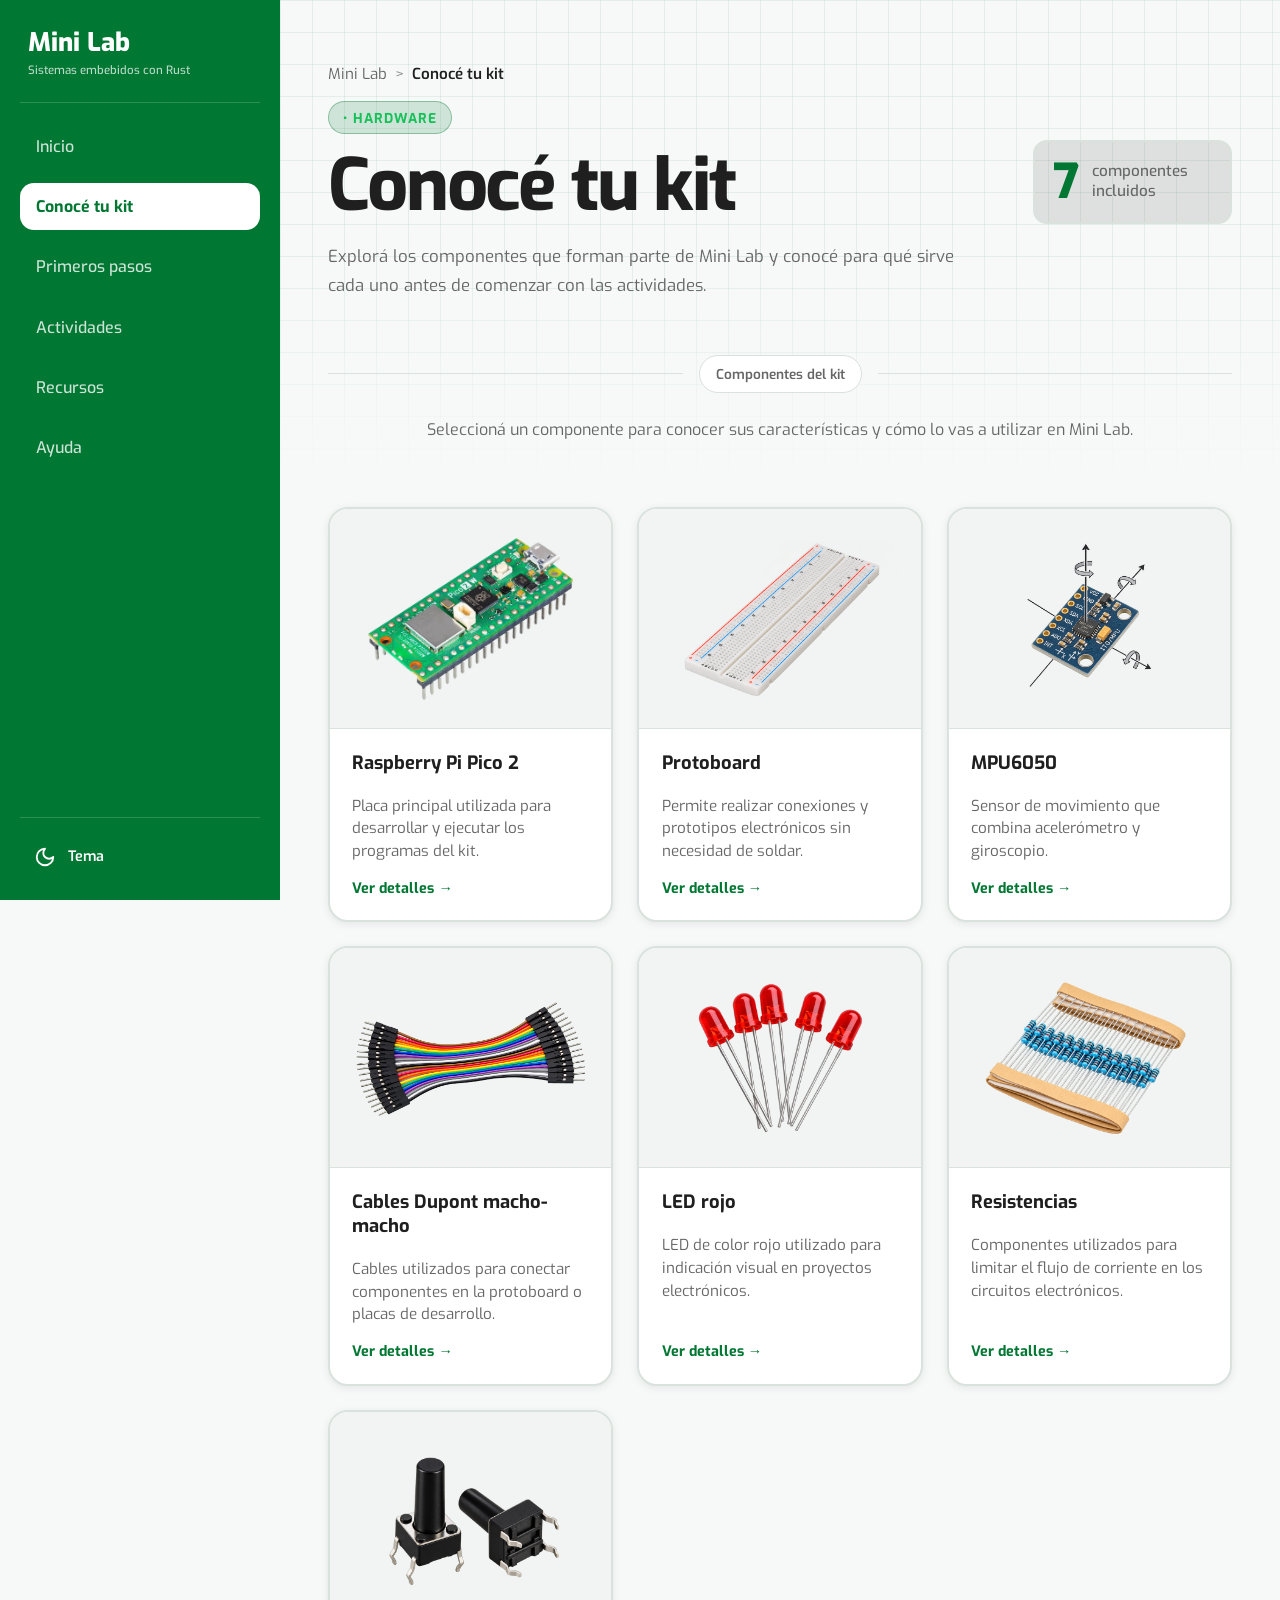
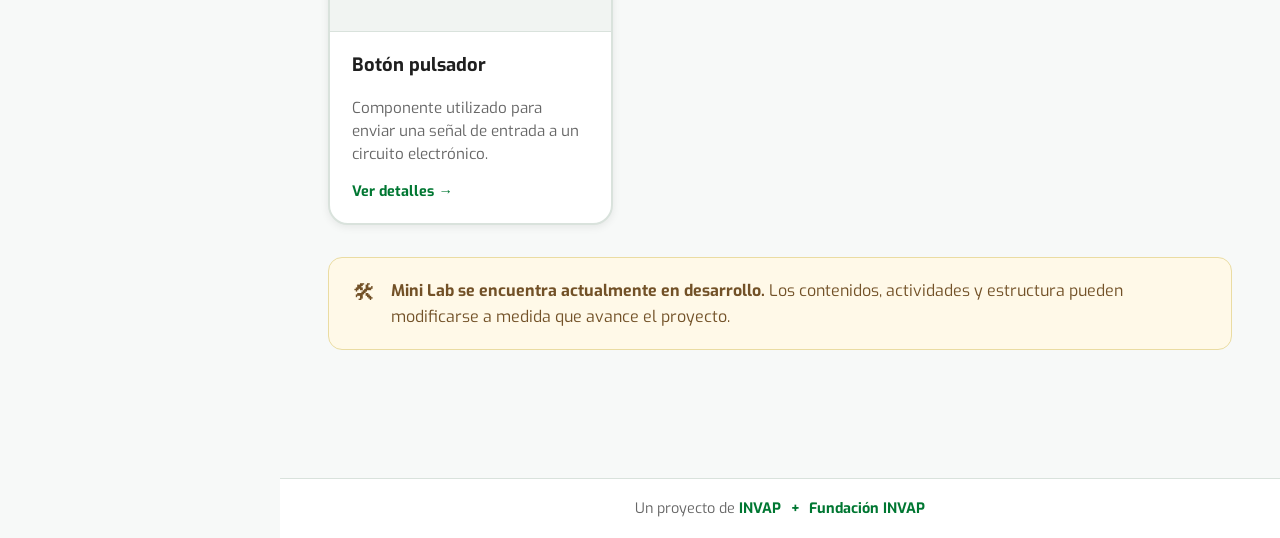
<file: pages/conoce-tu-kit/index.html>
<!doctype html>
<html lang="es">
    <head>
        <meta charset="UTF-8" />

        <meta name="viewport" content="width=device-width, initial-scale=1.0" />

        <meta
            name="description"
            content="Conocé los componentes incluidos en el kit de Mini Lab"
        />

        <link rel="preconnect" href="https://fonts.googleapis.com" />

        <link rel="preconnect" href="https://fonts.gstatic.com" crossorigin />

        <link
            href="https://fonts.googleapis.com/css2?family=Exo:ital,wght@0,100..900;1,100..900&display=swap"
            rel="stylesheet"
        />

        <title>Mini Lab | Conocé tu kit</title>

        <link rel="stylesheet" href="../../css/styles.css" />

        <link rel="stylesheet" href="../../css/pages/conoce-tu-kit.css" />
    </head>

    <body>
        <!-- =========================
        HEADER MOBILE
        ========================= -->

        <header class="site-header">
            <button
                id="menu-button"
                class="site-header__menu-button"
                type="button"
                aria-label="Abrir menú de navegación"
                aria-expanded="false"
                aria-controls="main-navigation"
            >
                ☰
            </button>

            <a href="../../index.html" class="site-header__brand"> Mini Lab </a>

            <div class="site-header__actions">
                <div class="site-header__logos">
                    <!-- Logos institucionales -->
                </div>

                <button
                    class="theme-toggle"
                    data-theme-toggle
                    type="button"
                    aria-label="Cambiar tema"
                >
                    <svg
                        class="theme-icon sun-icon"
                        xmlns="http://www.w3.org/2000/svg"
                        width="24"
                        height="24"
                        viewBox="0 0 24 24"
                        fill="none"
                        stroke="currentColor"
                        stroke-width="2"
                        stroke-linecap="round"
                        stroke-linejoin="round"
                    >
                        <circle cx="12" cy="12" r="4"></circle>

                        <path
                            d="M12 2v2M12 20v2M4.93 4.93l1.41 1.41M17.66 17.66l1.41 1.41M2 12h2M20 12h2M6.34 17.66l-1.41 1.41M19.07 4.93l-1.41 1.41"
                        ></path>
                    </svg>

                    <svg
                        class="theme-icon moon-icon"
                        xmlns="http://www.w3.org/2000/svg"
                        width="24"
                        height="24"
                        viewBox="0 0 24 24"
                        fill="none"
                        stroke="currentColor"
                        stroke-width="2"
                        stroke-linecap="round"
                        stroke-linejoin="round"
                    >
                        <path d="M12 3a6 6 0 0 0 9 9 9 9 0 1 1-9-9Z"></path>
                    </svg>
                </button>
            </div>
        </header>

        <!-- =========================
        NAVEGACIÓN
        ========================= -->

        <div id="menu-overlay" class="menu-overlay"></div>

        <nav
            id="main-navigation"
            class="site-nav"
            aria-label="Navegación principal"
        >
            <div class="site-nav__header">
                <a href="../../index.html" class="site-nav__brand">
                    <span class="site-nav__brand-name"> Mini Lab </span>

                    <span class="site-nav__brand-subtitle">
                        Sistemas embebidos con Rust
                    </span>
                </a>

                <button
                    id="menu-close"
                    class="site-nav__close"
                    type="button"
                    aria-label="Cerrar menú de navegación"
                >
                    ✕
                </button>
            </div>

            <ul class="site-nav__list">
                <li class="site-nav__item">
                    <a href="../../index.html" class="site-nav__link">
                        Inicio
                    </a>
                </li>

                <li class="site-nav__item">
                    <a
                        href="./"
                        class="site-nav__link site-nav__link--active"
                        aria-current="page"
                    >
                        Conocé tu kit
                    </a>
                </li>

                <li class="site-nav__item">
                    <a href="../primeros-pasos/" class="site-nav__link">
                        Primeros pasos
                    </a>
                </li>

                <li class="site-nav__item">
                    <a href="../actividades/" class="site-nav__link">
                        Actividades
                    </a>
                </li>

                <li class="site-nav__item">
                    <a href="../recursos/" class="site-nav__link"> Recursos </a>
                </li>

                <li class="site-nav__item">
                    <a href="../ayuda/" class="site-nav__link"> Ayuda </a>
                </li>
            </ul>

            <div class="site-nav__footer">
                <button
                    class="theme-toggle theme-toggle--sidebar"
                    data-theme-toggle
                    type="button"
                    aria-label="Cambiar tema"
                >
                    <svg
                        class="theme-icon sun-icon"
                        xmlns="http://www.w3.org/2000/svg"
                        width="22"
                        height="22"
                        viewBox="0 0 24 24"
                        fill="none"
                        stroke="currentColor"
                        stroke-width="2"
                        stroke-linecap="round"
                        stroke-linejoin="round"
                    >
                        <circle cx="12" cy="12" r="4"></circle>

                        <path
                            d="M12 2v2M12 20v2M4.93 4.93l1.41 1.41M17.66 17.66l1.41 1.41M2 12h2M20 12h2M6.34 17.66l-1.41 1.41M19.07 4.93l-1.41 1.41"
                        ></path>
                    </svg>

                    <svg
                        class="theme-icon moon-icon"
                        xmlns="http://www.w3.org/2000/svg"
                        width="22"
                        height="22"
                        viewBox="0 0 24 24"
                        fill="none"
                        stroke="currentColor"
                        stroke-width="2"
                        stroke-linecap="round"
                        stroke-linejoin="round"
                    >
                        <path d="M12 3a6 6 0 0 0 9 9 9 9 0 1 1-9-9Z"></path>
                    </svg>

                    <span class="theme-toggle__label"> Tema </span>
                </button>
            </div>
        </nav>

        <!-- =========================
        CONTENIDO
        ========================= -->

        <main>
            <!-- ENCABEZADO DE PÁGINA -->

            <header class="page-header page-header--kit">
                <div class="page-container">
                    <div class="kit-hero">
                        <div class="kit-hero__content">
                            <nav class="kit-hero__breadcrumb" aria-label="Breadcrumb">
                                <a href="../../index.html" class="kit-hero__breadcrumb-link">Mini Lab</a>
                                <span class="kit-hero__breadcrumb-separator">></span>
                                <span class="kit-hero__breadcrumb-current">Conocé tu kit</span>
                            </nav>
                            <p class="kit-hero__eyebrow">• Hardware</p>
                            <h1 class="kit-hero__title">Conocé tu kit</h1>
                            <p class="kit-hero__description">
                                Explorá los componentes que forman parte de Mini Lab y
                                conocé para qué sirve cada uno antes de comenzar con las
                                actividades.
                            </p>
                        </div>
                        <div class="kit-hero__count">
                            <span id="components-count" class="kit-hero__count-number">0</span>
                            <span id="components-count-label" class="kit-hero__count-text">Componentes incluidos</span>
                        </div>
                    </div>
                    <div class="kit-hero__divider">
                        <span class="kit-hero__line"></span>
                        <span id="kit-title" class="kit-hero__pill">Componentes del kit</span>
                        <span class="kit-hero__line"></span>
                    </div>
                    <p class="kit-hero__catalog-description">
                        Seleccioná un componente para conocer sus
                        características y cómo lo vas a utilizar en Mini Lab.
                    </p>
                </div>
            </header>

            <!-- COMPONENTES -->

            <section class="kit-section" aria-labelledby="kit-title">       

                <div id="components-grid" class="components-grid"></div>

                <!-- SITIO EN DESARROLLO -->

                <section class="development-section">
                    <div class="page-container">
                        <div class="development-notice">
                            <span
                                class="development-notice__icon"
                                aria-hidden="true"
                            >
                                🛠
                            </span>

                            <p>
                                <strong>
                                    Mini Lab se encuentra actualmente en
                                    desarrollo.
                                </strong>

                                Los contenidos, actividades y estructura pueden
                                modificarse a medida que avance el proyecto.
                            </p>
                        </div>
                    </div>
                </section>
            </section>
        </main>

        <!-- =========================
        MODAL COMPONENTE
        ========================= -->

        <dialog id="component-dialog" class="component-dialog" aria-labelledby="dialog-title">
            <div class="component-dialog__container">
                <div class="component-dialog__visual">
                    <div class="component-dialog__visual-grid" aria-hidden="true"></div>
                    <img
                        id="dialog-image"
                        class="component-dialog__image"
                        alt=""
                    >
                </div>

                <div class="component-dialog__content">
                    <div class="component-dialog__toolbar">
                        <button
                            id="component-dialog-close"
                            class="component-dialog__close"
                            type="button"
                            aria-label="Cerrar detalles del componente"
                        >
                            ✕
                        </button>
                    </div>

                    <header class="component-dialog__header">
                        <p class="component-dialog__eyebrow">
                            Hardware
                        </p>
                        <h2 id="dialog-title" class="component-dialog__title"></h2>
                        <p id="dialog-description" class="component-dialog__description"></p>
                    </header>

                    <section class="component-dialog__section">
                        <p class="component-dialog__section-label">En Mini Lab</p>
                        <h3 class="component-dialog__section-title">¿Cómo lo usamos en Mini Lab?</h3>
                        <p id="dialog-use" class="component-dialog__section-text"></p>
                    </section>

                    <section
                        id="dialog-important-data-section"
                        class="component-dialog__section"
                    >
                        <p class="component-dialog__section-label"> Información</p>
                        <h3 class="component-dialog__section-title">Datos importantes</h3>
                        <ul
                            id="dialog-important-data"
                            class="component-dialog__data-list"
                        ></ul>
                    </section>

                    <section
                        id="dialog-activities-section"
                        class="component-dialog__section"
                    >
                        <p class="component-dialog__section-label">Práctica</p>
                        <h3 class="component-dialog__section-title">Lo vas a usar en...</h3>

                        <ul
                            id="dialog-activities"
                            class="component-dialog__activity-list"
                        ></ul>
                    </section>

                    <section
                        id="dialog-help-section"
                        class="component-dialog__section"
                    >
                        <p class="component-dialog__section-label">Soporte</p>
                        <h3>¿Tenés problemas con este componente?</h3>
                        <a
                            id="dialog-help"
                            class="component-dialog__help-link"
                            href="#"
                        >
                            Problemas frecuentes
                            <span aria-hidden="true">→</span>
                        </a>
                    </section>

                    <a
                        id="dialog-documentation"
                        class="component-dialog__documentation"
                        href="#"
                        target="_blank"
                        rel="noopener noreferrer"
                    >
                        <span id="dialog-documentation-text"></span>

                        <span aria-hidden="true"> → </span>
                    </a>
                </div>
            </div>
        </dialog>

        <!-- =========================
        FOOTER
        ========================= -->

        <footer class="site-footer">
            <p>
                Un proyecto de

                <strong> INVAP </strong>

                <span class="site-footer__plus"> + </span>

                <strong> Fundación INVAP </strong>
            </p>
        </footer>

        <script src="../../js/main.js" defer></script>

        <script src="../../js/pages/conoce-tu-kit.js" defer></script>
    </body>
</html>
</file>
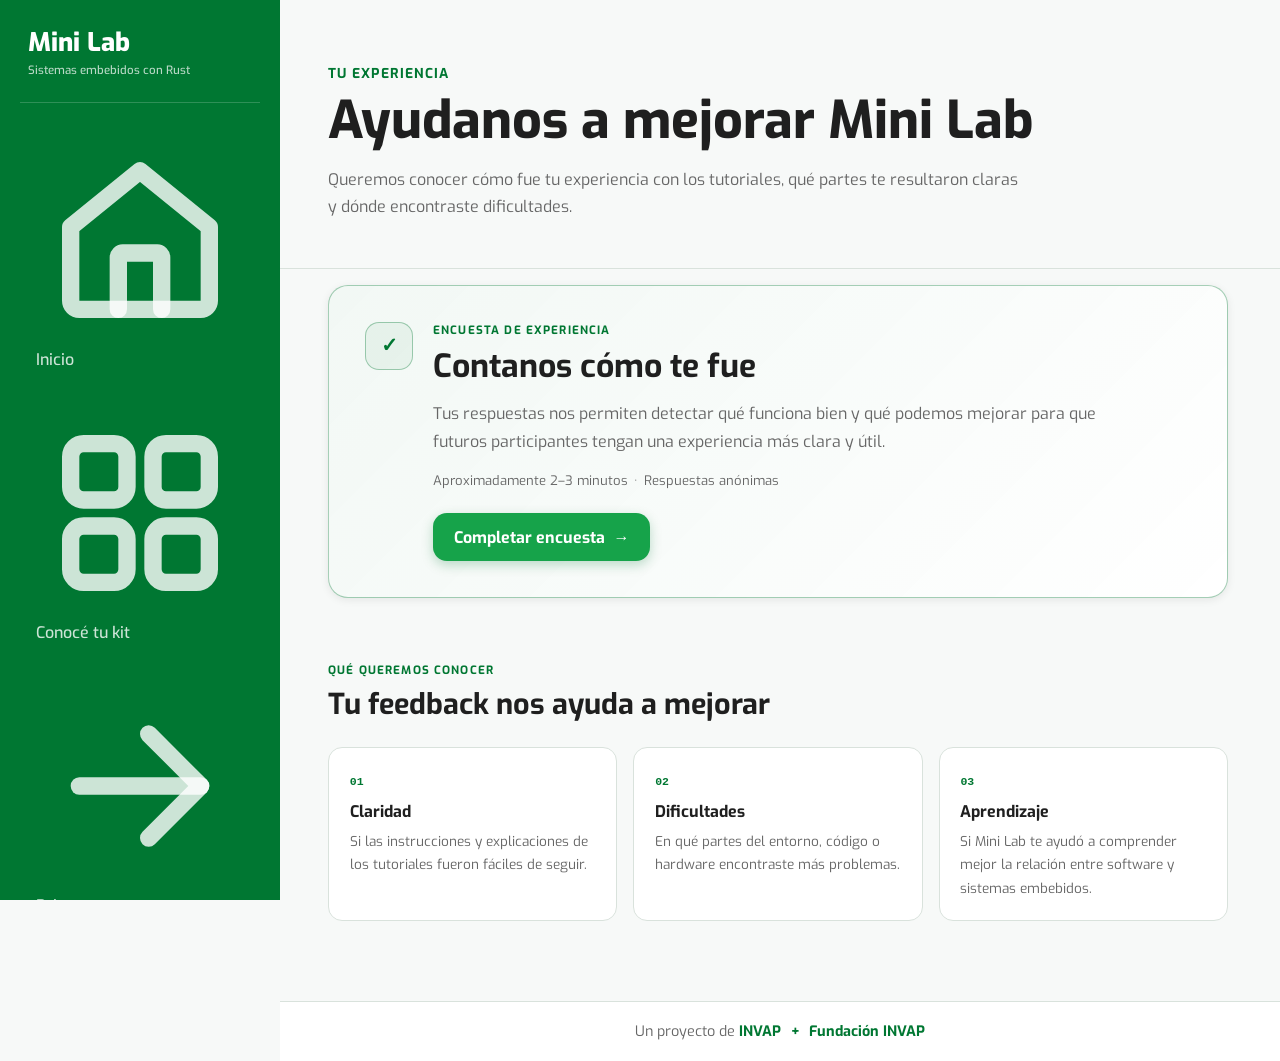
<file: pages/feedback/index.html>
<!doctype html>
<html lang="es">
    <head>
        <meta charset="UTF-8" />
        <meta name="viewport" content="width=device-width, initial-scale=1.0" />
        <meta
            name="description"
            content="Mini Lab, plataforma educativa para aprender sistemas embebidos con Rust"
        />
        <link rel="preconnect" href="https://fonts.googleapis.com" />
        <link rel="preconnect" href="https://fonts.gstatic.com" crossorigin />
        <link
            href="https://fonts.googleapis.com/css2?family=Exo:ital,wght@0,100..900;1,100..900&display=swap"
            rel="stylesheet"
        />

        <title>Mini Lab | Feedback</title>
        <link rel="stylesheet" href="../../css/styles.css" />
        <link rel="stylesheet" href="../../css/pages/feedback.css" />
    </head>
    <body>
        <header class="site-header">
            <button
                id="menu-button"
                class="site-header__menu-button"
                type="button"
                aria-label="Abrir menú de navegación"
                aria-expanded="false"
                aria-controls="main-navigation"
            >
                ☰
            </button>
            <a href="../../index.html" class="site-header__brand"> Mini Lab </a>
            <div class="site-header__actions">
                <div class="site-header__logos">
                    <!-- Logos institucionales -->
                </div>
                <button
                    class="theme-toggle"
                    data-theme-toggle
                    type="button"
                    aria-label="Cambiar tema"
                >
                    <svg
                        class="theme-icon sun-icon"
                        xmlns="http://www.w3.org/2000/svg"
                        width="24"
                        height="24"
                        viewBox="0 0 24 24"
                        fill="none"
                        stroke="currentColor"
                        stroke-width="2"
                        stroke-linecap="round"
                        stroke-linejoin="round"
                    >
                        <circle cx="12" cy="12" r="4"></circle>
                        <path
                            d="M12 2v2M12 20v2M4.93 4.93l1.41 1.41M17.66 17.66l1.41 1.41M2 12h2M20 12h2M6.34 17.66l-1.41 1.41M19.07 4.93l-1.41 1.41"
                        ></path>
                    </svg>
                    <svg
                        class="theme-icon moon-icon"
                        xmlns="http://www.w3.org/2000/svg"
                        width="24"
                        height="24"
                        viewBox="0 0 24 24"
                        fill="none"
                        stroke="currentColor"
                        stroke-width="2"
                        stroke-linecap="round"
                        stroke-linejoin="round"
                    >
                        <path d="M12 3a6 6 0 0 0 9 9 9 9 0 1 1-9-9Z"></path>
                    </svg>
                </button>
            </div>
        </header>

        <!-- =========================
        NAVEGACIÓN
        ========================= -->
        <div id="menu-overlay" class="menu-overlay"></div>
        <nav
            id="main-navigation"
            class="site-nav"
            aria-label="Navegación principal"
        >
            <div class="site-nav__header">
                <a href="../../index.html" class="site-nav__brand">
                    <span class="site-nav__brand-name">Mini Lab</span>
                    <span class="site-nav__brand-subtitle"
                        >Sistemas embebidos con Rust</span
                    >
                </a>
                <button
                    id="menu-close"
                    class="site-nav__close"
                    type="button"
                    aria-label="Cerrar menú de navegación"
                >
                    ✕
                </button>
            </div>

                        <ul class="site-nav__list">

                <li class="site-nav__item">
                    <a href="../../index.html" class="site-nav__link">
                        <svg xmlns="http://www.w3.org/2000/svg" viewBox="0 0 24 24" class="site-nav__icon" fill="none" stroke="currentColor" stroke-width="2" stroke-linecap="round" stroke-linejoin="round" aria-hidden="true"><path d="M4 10.5L12 4l8 6.5V19a1 1 0 0 1-1 1H5a1 1 0 0 1-1-1v-8.5z"/><path d="M9.5 20v-6a.5.5 0 0 1 .5-.5h4a.5.5 0 0 1 .5.5v6"/></svg>
                        Inicio
                    </a>
                </li>

                <li class="site-nav__item">
                    <a href="../conoce-tu-kit/" class="site-nav__link">
                        <svg xmlns="http://www.w3.org/2000/svg" viewBox="0 0 24 24" class="site-nav__icon" fill="none" stroke="currentColor" stroke-width="2" stroke-linecap="round" stroke-linejoin="round" aria-hidden="true"><rect x="4" y="4" width="6.5" height="6.5" rx="1.5"/><rect x="13.5" y="4" width="6.5" height="6.5" rx="1.5"/><rect x="4" y="13.5" width="6.5" height="6.5" rx="1.5"/><rect x="13.5" y="13.5" width="6.5" height="6.5" rx="1.5"/></svg>
                        Conocé tu kit
                    </a>
                </li>

                <li class="site-nav__item">
                    <a href="../primeros-pasos/" class="site-nav__link">
                        <svg xmlns="http://www.w3.org/2000/svg" viewBox="0 0 24 24" class="site-nav__icon" fill="none" stroke="currentColor" stroke-width="2" stroke-linecap="round" stroke-linejoin="round" aria-hidden="true"><line x1="5" y1="12" x2="19" y2="12"/><polyline points="13 6 19 12 13 18"/></svg>
                        Primeros pasos
                    </a>
                </li>

                <li class="site-nav__item">
                    <a href="../actividades/" class="site-nav__link">
                        <svg xmlns="http://www.w3.org/2000/svg" viewBox="0 0 24 24" class="site-nav__icon" fill="none" stroke="currentColor" stroke-width="2" stroke-linecap="round" stroke-linejoin="round" aria-hidden="true"><polyline points="8.5 7 4 12 8.5 17"/><polyline points="15.5 7 20 12 15.5 17"/><line x1="13.5" y1="6" x2="10.5" y2="18"/></svg>
                        Actividades
                    </a>
                </li>

                <li class="site-nav__item">
                    <a href="../recursos/" class="site-nav__link">
                        <svg xmlns="http://www.w3.org/2000/svg" viewBox="0 0 24 24" class="site-nav__icon" fill="none" stroke="currentColor" stroke-width="2" stroke-linecap="round" stroke-linejoin="round" aria-hidden="true"><path d="M14 4H6.5A1.5 1.5 0 0 0 5 5.5v13A1.5 1.5 0 0 0 6.5 20h11a1.5 1.5 0 0 0 1.5-1.5V9l-5-5z"/><polyline points="14 4 14 9 19 9"/><line x1="9" y1="13" x2="12.5" y2="13"/><line x1="9" y1="16.5" x2="15" y2="16.5"/></svg>
                        Recursos
                    </a>
                </li>

                <li class="site-nav__item">
                    <a href="./" class="site-nav__link site-nav__link--active" aria-current="page">
                        <svg xmlns="http://www.w3.org/2000/svg" viewBox="0 0 24 24" class="site-nav__icon" fill="none" stroke="currentColor" stroke-width="2" stroke-linecap="round" stroke-linejoin="round" aria-hidden="true"><path d="M8 18.93A8 8 0 1 0 5.07 16L4 20Z"/><line x1="9" y1="10.5" x2="15" y2="10.5"/><line x1="9" y1="13.5" x2="13" y2="13.5"/></svg>
                        Feedback
                    </a>
                </li>

                <li class="site-nav__item">
                    <a href="../ayuda/" class="site-nav__link">
                        <svg xmlns="http://www.w3.org/2000/svg" viewBox="0 0 24 24" class="site-nav__icon" fill="none" stroke="currentColor" stroke-width="2" stroke-linecap="round" stroke-linejoin="round" aria-hidden="true"><circle cx="12" cy="12" r="8"/><path d="M9.8 9.2a2.35 2.35 0 0 1 4.5.8c0 1.55-2.3 2.15-2.3 3.2"/><line x1="12" y1="16.25" x2="12.01" y2="16.25"/></svg>
                        Ayuda
                    </a>
                </li>

            </ul>
            <div class="site-nav__footer">
                <button
                    class="theme-toggle theme-toggle--sidebar"
                    data-theme-toggle
                    type="button"
                    aria-label="Cambiar tema"
                >
                    <svg
                        class="theme-icon sun-icon"
                        xmlns="http://www.w3.org/2000/svg"
                        width="24"
                        height="24"
                        viewBox="0 0 24 24"
                        fill="none"
                        stroke="currentColor"
                        stroke-width="2"
                        stroke-linecap="round"
                        stroke-linejoin="round"
                    >
                        <circle cx="12" cy="12" r="4"></circle>
                        <path
                            d="M12 2v2M12 20v2M4.93 4.93l1.41 1.41M17.66 17.66l1.41 1.41M2 12h2M20 12h2M6.34 17.66l-1.41 1.41M19.07 4.93l-1.41 1.41"
                        ></path>
                    </svg>
                    <svg
                        class="theme-icon moon-icon"
                        xmlns="http://www.w3.org/2000/svg"
                        width="24"
                        height="24"
                        viewBox="0 0 24 24"
                        fill="none"
                        stroke="currentColor"
                        stroke-width="2"
                        stroke-linecap="round"
                        stroke-linejoin="round"
                    >
                        <path d="M12 3a6 6 0 0 0 9 9 9 9 0 1 1-9-9Z"></path>
                    </svg>
                    <span class="theme-toggle__label">Tema</span>
                </button>
            </div>
        </nav>

        <!-- =========================
        CONTENIDO
        ========================= -->
        <main>
            <header class="page-header feedback-header">
                <div class="page-container">
                    <p class="page-header__eyebrow">Tu experiencia</p>

                    <h1 class="page-header__title">
                        Ayudanos a mejorar Mini Lab
                    </h1>

                    <p class="page-header__description">
                        Queremos conocer cómo fue tu experiencia con los
                        tutoriales, qué partes te resultaron claras y dónde
                        encontraste dificultades.
                    </p>
                </div>
            </header>

            <section class="feedback-section">
                <div class="page-container">
                    <div class="feedback-card">
                        <div class="feedback-card__icon" aria-hidden="true">
                            ✓
                        </div>

                        <div class="feedback-card__content">
                            <p class="feedback-card__eyebrow">
                                Encuesta de experiencia
                            </p>

                            <h2 class="feedback-card__title">
                                Contanos cómo te fue
                            </h2>

                            <p class="feedback-card__description">
                                Tus respuestas nos permiten detectar qué
                                funciona bien y qué podemos mejorar para que
                                futuros participantes tengan una experiencia más
                                clara y útil.
                            </p>

                            <div class="feedback-card__meta">
                                <span> Aproximadamente 2–3 minutos </span>

                                <span aria-hidden="true"> · </span>

                                <span> Respuestas anónimas </span>
                            </div>

                            <a
                                class="primary-button primary-button-glow feedback-card__button"
                                href="https://docs.google.com/forms/d/e/1FAIpQLSfL8wpuOV_7uuIza8ZleuEPmq3XEgvNZMhR9DtCj8RCVKNs-A/viewform"
                                target="_blank"
                                rel="noopener noreferrer"
                            >
                                Completar encuesta
                                <span aria-hidden="true">→</span>
                            </a>
                        </div>
                    </div>

                    <div class="feedback-info">
                        <header class="feedback-info__header">
                            <p class="feedback-card__eyebrow">
                                Qué queremos conocer
                            </p>

                            <h2 class="feedback-info__title">
                                Tu feedback nos ayuda a mejorar
                            </h2>
                        </header>

                        <div class="feedback-info__grid">
                            <article class="feedback-info__item">
                                <span class="feedback-info__number"> 01 </span>

                                <h3>Claridad</h3>

                                <p>
                                    Si las instrucciones y explicaciones de los
                                    tutoriales fueron fáciles de seguir.
                                </p>
                            </article>

                            <article class="feedback-info__item">
                                <span class="feedback-info__number"> 02 </span>

                                <h3>Dificultades</h3>

                                <p>
                                    En qué partes del entorno, código o hardware
                                    encontraste más problemas.
                                </p>
                            </article>

                            <article class="feedback-info__item">
                                <span class="feedback-info__number"> 03 </span>

                                <h3>Aprendizaje</h3>

                                <p>
                                    Si Mini Lab te ayudó a comprender mejor la
                                    relación entre software y sistemas
                                    embebidos.
                                </p>
                            </article>
                        </div>
                    </div>
                </div>
            </section>
        </main>

        <!-- =========================
        FOOTER
        ========================= -->
        <footer class="site-footer">
            <p>
                Un proyecto de
                <strong>INVAP</strong>
                <span class="site-footer__plus"> + </span>
                <strong>Fundación INVAP</strong>
            </p>
        </footer>

        <script src="../../js/main.js"></script>
    </body>
</html>
</file>
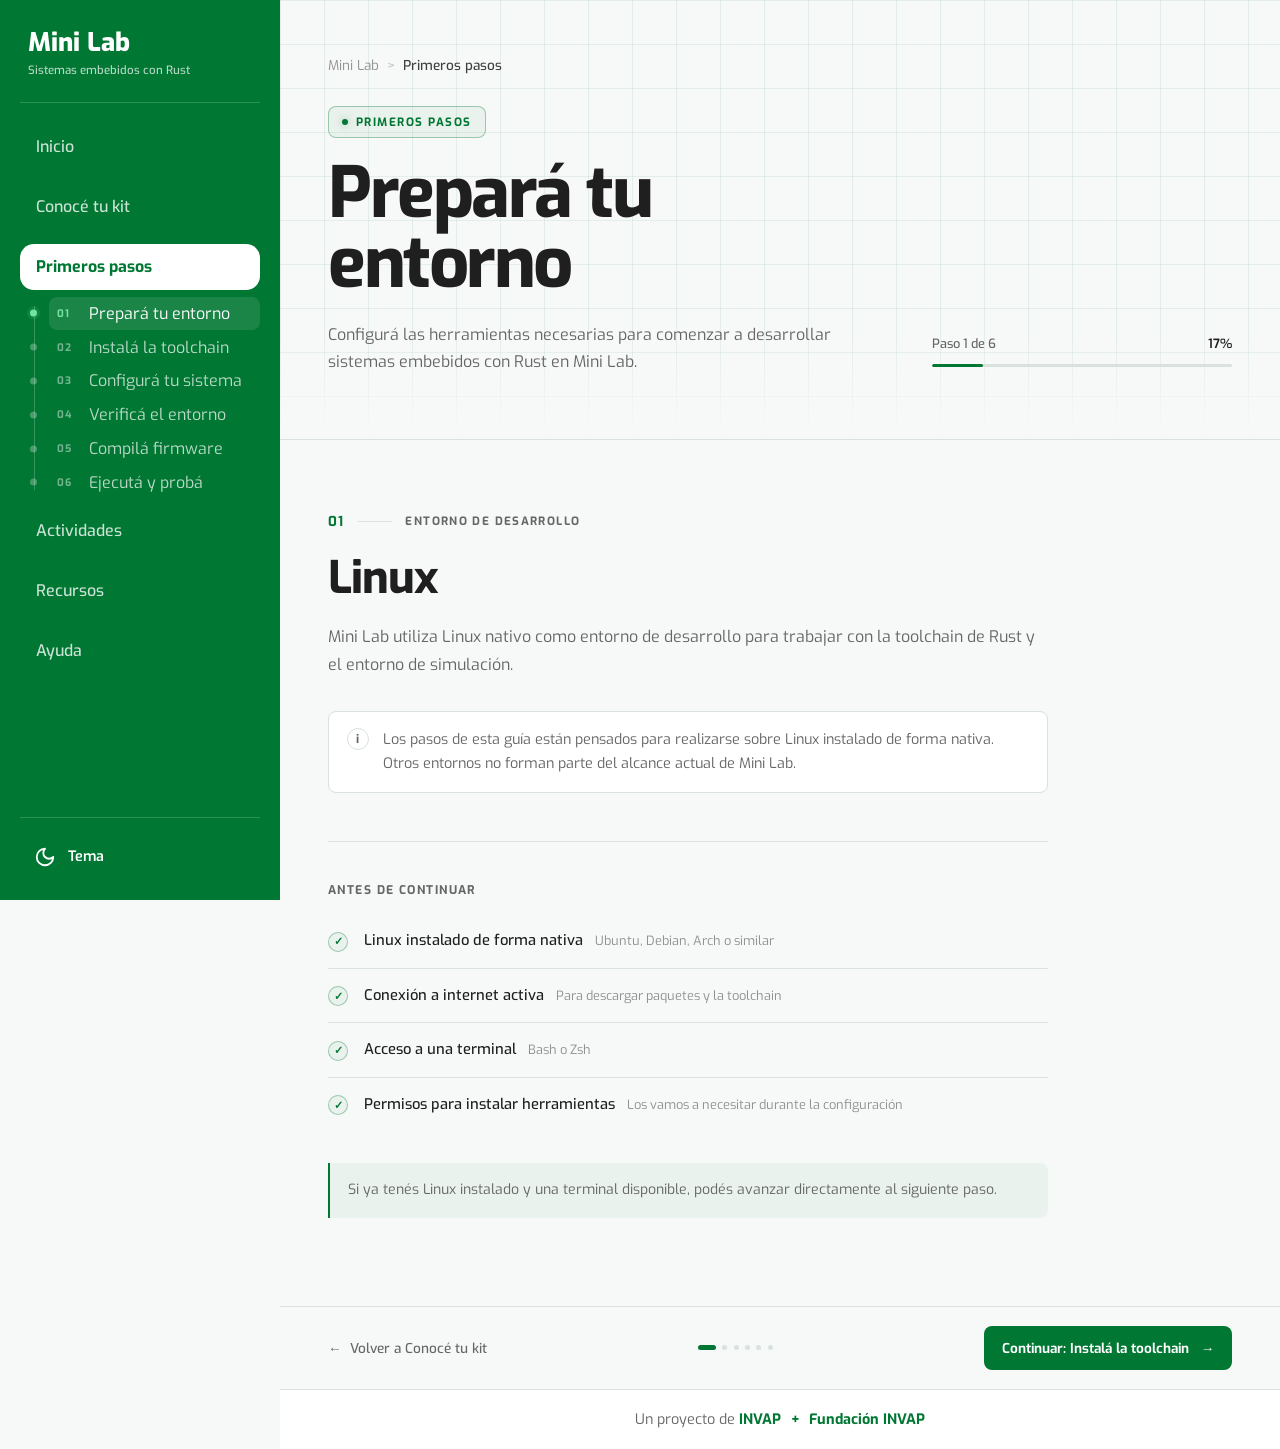
<file: pages/primeros-pasos/index.html>
<!doctype html>
<html lang="es">
    <head>
        <meta charset="UTF-8" />
        <meta name="viewport" content="width=device-width, initial-scale=1.0" />
        <meta
            name="description"
            content="Mini Lab, plataforma educativa para aprender sistemas embebidos con Rust"
        />
        <link rel="preconnect" href="https://fonts.googleapis.com" />
        <link rel="preconnect" href="https://fonts.gstatic.com" crossorigin />
        <link
            href="https://fonts.googleapis.com/css2?family=Exo:ital,wght@0,100..900;1,100..900&display=swap"
            rel="stylesheet"
        />

        <title>Mini Lab | Primeros pasos</title>
        <link rel="stylesheet" href="../../css/styles.css" />
        <link rel="stylesheet" href="../../css/pages/primeros-pasos.css" />
    </head>
    <body>
        <header class="site-header">
            <button
                id="menu-button"
                class="site-header__menu-button"
                type="button"
                aria-label="Abrir menú de navegación"
                aria-expanded="false"
                aria-controls="main-navigation"
            >
                ☰
            </button>
            <a href="../../index.html" class="site-header__brand"> Mini Lab </a>
            <div class="site-header__actions">
                <div class="site-header__logos">
                    <!-- Logos institucionales -->
                </div>
                <button
                    class="theme-toggle"
                    data-theme-toggle
                    type="button"
                    aria-label="Cambiar tema"
                >
                    <svg
                        class="theme-icon sun-icon"
                        xmlns="http://www.w3.org/2000/svg"
                        width="24"
                        height="24"
                        viewBox="0 0 24 24"
                        fill="none"
                        stroke="currentColor"
                        stroke-width="2"
                        stroke-linecap="round"
                        stroke-linejoin="round"
                    >
                        <circle cx="12" cy="12" r="4"></circle>
                        <path
                            d="M12 2v2M12 20v2M4.93 4.93l1.41 1.41M17.66 17.66l1.41 1.41M2 12h2M20 12h2M6.34 17.66l-1.41 1.41M19.07 4.93l-1.41 1.41"
                        ></path>
                    </svg>
                    <svg
                        class="theme-icon moon-icon"
                        xmlns="http://www.w3.org/2000/svg"
                        width="24"
                        height="24"
                        viewBox="0 0 24 24"
                        fill="none"
                        stroke="currentColor"
                        stroke-width="2"
                        stroke-linecap="round"
                        stroke-linejoin="round"
                    >
                        <path d="M12 3a6 6 0 0 0 9 9 9 9 0 1 1-9-9Z"></path>
                    </svg>
                </button>
            </div>
        </header>

        <!-- =========================
        NAVEGACIÓN
        ========================= -->
        <div id="menu-overlay" class="menu-overlay"></div>
        <nav
            id="main-navigation"
            class="site-nav"
            aria-label="Navegación principal"
        >
            <div class="site-nav__header">
                <a href="../../index.html" class="site-nav__brand">
                    <span class="site-nav__brand-name">Mini Lab</span>
                    <span class="site-nav__brand-subtitle"
                        >Sistemas embebidos con Rust</span
                    >
                </a>
                <button
                    id="menu-close"
                    class="site-nav__close"
                    type="button"
                    aria-label="Cerrar menú de navegación"
                >
                    ✕
                </button>
            </div>

            <ul class="site-nav__list">
                <li class="site-nav__item">
                    <a href="../../index.html" class="site-nav__link">
                        Inicio
                    </a>
                </li>

                <li class="site-nav__item">
                    <a href="../conoce-tu-kit/" class="site-nav__link">
                        Conocé tu kit
                    </a>
                </li>

                <li class="site-nav__item site-nav__item-steps">
                    <a
                        href="./"
                        class="site-nav__link site-nav__link--active"
                        aria-current="page"
                    >
                        Primeros pasos
                    </a>
                    <ol class="steps-nav">
                        <li class="steps-nav__item">
                            <button
                                class="steps-nav__link steps-nav__link--active"
                                type="button"
                                data-step-target="1"
                                aria-current="step"
                            >
                                <span class="steps-nav__number"> 01 </span>
                                <span class="steps-nav__label">
                                    Prepará tu entorno
                                </span>
                            </button>
                        </li>
                        <li class="steps-nav__item">
                            <button
                                class="steps-nav__link"
                                type="button"
                                data-step-target="2"
                            >
                                <span class="steps-nav__number"> 02 </span>
                                <span class="steps-nav__label">
                                    Instalá la toolchain
                                </span>
                            </button>
                        </li>
                        <li class="steps-nav__item">
                            <button
                                class="steps-nav__link"
                                type="button"
                                data-step-target="3"
                            >
                                <span class="steps-nav__number"> 03 </span>
                                <span class="steps-nav__label">
                                    Configurá tu sistema
                                </span>
                            </button>
                        </li>
                        <li class="steps-nav__item">
                            <button
                                class="steps-nav__link"
                                type="button"
                                data-step-target="4"
                            >
                                <span class="steps-nav__number"> 04 </span>
                                <span class="steps-nav__label">
                                    Verificá el entorno
                                </span>
                            </button>
                        </li>

                        <li class="steps-nav__item">
                            <button
                                class="steps-nav__link"
                                type="button"
                                data-step-target="5"
                            >
                                <span class="steps-nav__number"> 05 </span>
                                <span class="steps-nav__label">
                                    Compilá firmware
                                </span>
                            </button>
                        </li>
                        <li class="steps-nav__item">
                            <button
                                class="steps-nav__link"
                                type="button"
                                data-step-target="6"
                            >
                                <span class="steps-nav__number"> 06 </span>
                                <span class="steps-nav__label">
                                    Ejecutá y probá
                                </span>
                            </button>
                        </li>
                    </ol>
                </li>

                <li class="site-nav__item">
                    <a href="../actividades/" class="site-nav__link">
                        Actividades
                    </a>
                </li>

                <li class="site-nav__item">
                    <a href="../recursos/" class="site-nav__link"> Recursos </a>
                </li>

                <li class="site-nav__item">
                    <a href="../ayuda/" class="site-nav__link"> Ayuda </a>
                </li>
            </ul>
            <div class="site-nav__footer">
                <button
                    class="theme-toggle theme-toggle--sidebar"
                    data-theme-toggle
                    type="button"
                    aria-label="Cambiar tema"
                >
                    <svg
                        class="theme-icon sun-icon"
                        xmlns="http://www.w3.org/2000/svg"
                        width="24"
                        height="24"
                        viewBox="0 0 24 24"
                        fill="none"
                        stroke="currentColor"
                        stroke-width="2"
                        stroke-linecap="round"
                        stroke-linejoin="round"
                    >
                        <circle cx="12" cy="12" r="4"></circle>
                        <path
                            d="M12 2v2M12 20v2M4.93 4.93l1.41 1.41M17.66 17.66l1.41 1.41M2 12h2M20 12h2M6.34 17.66l-1.41 1.41M19.07 4.93l-1.41 1.41"
                        ></path>
                    </svg>
                    <svg
                        class="theme-icon moon-icon"
                        xmlns="http://www.w3.org/2000/svg"
                        width="24"
                        height="24"
                        viewBox="0 0 24 24"
                        fill="none"
                        stroke="currentColor"
                        stroke-width="2"
                        stroke-linecap="round"
                        stroke-linejoin="round"
                    >
                        <path d="M12 3a6 6 0 0 0 9 9 9 9 0 1 1-9-9Z"></path>
                    </svg>
                    <span class="theme-toggle__label">Tema</span>
                </button>
            </div>
        </nav>

        <!-- =========================
        CONTENIDO
        ========================= -->
        <main>
            <!-- =========================
         HERO
         ========================= -->

            <header class="steps-hero">
                <div class="page-container">
                    <!-- Breadcrumb -->

                    <nav class="steps-breadcrumb" aria-label="Breadcrumb">
                        <a
                            href="../../index.html"
                            class="steps-breadcrumb__link"
                        >
                            Mini Lab
                        </a>

                        <span
                            class="steps-breadcrumb__separator"
                            aria-hidden="true"
                        >
                            &gt;
                        </span>

                        <span class="steps-breadcrumb__current">
                            Primeros pasos
                        </span>
                    </nav>

                    <div class="steps-hero__layout">
                        <!-- Presentación -->

                        <div class="steps-hero__content">
                            <p class="steps-hero__eyebrow">
                                <span
                                    class="steps-hero__eyebrow-dot"
                                    aria-hidden="true"
                                ></span>

                                Primeros pasos
                            </p>

                            <h1 id="steps-hero-title" class="steps-hero__title">
                                Prepará tu entorno
                            </h1>

                            <p class="steps-hero__description">
                                Configurá las herramientas necesarias para
                                comenzar a desarrollar sistemas embebidos con
                                Rust en Mini Lab.
                            </p>
                        </div>

                        <!-- Progreso -->

                        <div class="steps-progress">
                            <div class="steps-progress__header">
                                <span
                                    id="steps-progress-label"
                                    class="steps-progress__label"
                                >
                                    Paso 1 de 6
                                </span>

                                <span
                                    id="steps-progress-percentage"
                                    class="steps-progress__percentage"
                                >
                                    17%
                                </span>
                            </div>

                            <div
                                id="steps-progress-track"
                                class="steps-progress__track"
                                role="progressbar"
                                aria-label="Progreso de Primeros pasos"
                                data-total-steps="6"
                                aria-valuemin="0"
                                aria-valuemax="100"
                                aria-valuenow="17"
                            >
                                <span
                                    id="steps-progress-bar"
                                    class="steps-progress__bar"
                                ></span>
                            </div>
                        </div>
                    </div>
                </div>
            </header>

            <!-- =========================
         PASO 01
         ========================= -->

            <section
                id="preparar-entorno"
                class="step-content"
                data-step-panel="1"
                data-step-title="Prepará tu entorno"
            >
                <div class="page-container">
                    <article class="step-article">
                        <!-- Número / categoría -->

                        <header class="step-article__header">
                            <div class="step-article__eyebrow">
                                <span class="step-article__number"> 01 </span>

                                <span
                                    class="step-article__line"
                                    aria-hidden="true"
                                ></span>

                                <span class="step-article__category">
                                    Entorno de desarrollo
                                </span>
                            </div>

                            <h2 class="step-article__title">Linux</h2>

                            <p class="step-article__lead">
                                Mini Lab utiliza Linux nativo como entorno de
                                desarrollo para trabajar con la toolchain de
                                Rust y el entorno de simulación.
                            </p>
                        </header>

                        <!-- Nota Linux -->

                        <aside class="step-note">
                            <span class="step-note__icon" aria-hidden="true">
                                i
                            </span>

                            <p>
                                Los pasos de esta guía están pensados para
                                realizarse sobre Linux instalado de forma
                                nativa. Otros entornos no forman parte del
                                alcance actual de Mini Lab.
                            </p>
                        </aside>

                        <!-- Requisitos -->

                        <section class="step-prerequisites">
                            <h3 class="step-prerequisites__title">
                                Antes de continuar
                            </h3>

                            <ul class="step-checklist">
                                <li class="step-checklist__item">
                                    <span
                                        class="step-checklist__check"
                                        aria-hidden="true"
                                    >
                                        ✓
                                    </span>

                                    <div class="step-checklist__content">
                                        <span class="step-checklist__label">
                                            Linux instalado de forma nativa
                                        </span>

                                        <span
                                            class="step-checklist__description"
                                        >
                                            Ubuntu, Debian, Arch o similar
                                        </span>
                                    </div>
                                </li>

                                <li class="step-checklist__item">
                                    <span
                                        class="step-checklist__check"
                                        aria-hidden="true"
                                    >
                                        ✓
                                    </span>

                                    <div class="step-checklist__content">
                                        <span class="step-checklist__label">
                                            Conexión a internet activa
                                        </span>

                                        <span
                                            class="step-checklist__description"
                                        >
                                            Para descargar paquetes y la
                                            toolchain
                                        </span>
                                    </div>
                                </li>

                                <li class="step-checklist__item">
                                    <span
                                        class="step-checklist__check"
                                        aria-hidden="true"
                                    >
                                        ✓
                                    </span>

                                    <div class="step-checklist__content">
                                        <span class="step-checklist__label">
                                            Acceso a una terminal
                                        </span>

                                        <span
                                            class="step-checklist__description"
                                        >
                                            Bash o Zsh
                                        </span>
                                    </div>
                                </li>

                                <li class="step-checklist__item">
                                    <span
                                        class="step-checklist__check"
                                        aria-hidden="true"
                                    >
                                        ✓
                                    </span>

                                    <div class="step-checklist__content">
                                        <span class="step-checklist__label">
                                            Permisos para instalar herramientas
                                        </span>

                                        <span
                                            class="step-checklist__description"
                                        >
                                            Los vamos a necesitar durante la
                                            configuración
                                        </span>
                                    </div>
                                </li>
                            </ul>
                        </section>

                        <!-- Nota final -->

                        <aside class="step-tip">
                            <p>
                                Si ya tenés Linux instalado y una terminal
                                disponible, podés avanzar directamente al
                                siguiente paso.
                            </p>
                        </aside>
                    </article>
                </div>
            </section>
            <!-- =========================
         PASO 02
         ========================= -->
            <section
                id="instalar-toolchain"
                class="step-content"
                data-step-panel="2"
                data-step-title="Instalá la toolchain"
                hidden
            >
                <div class="page-container">
                    <article class="step-article">
                        <header class="step-article__header">
                            <div class="step-article__eyebrow">
                                <span class="step-article__number"> 02 </span>
                                <span
                                    class="step-article__line"
                                    aria-hidden="true"
                                ></span>
                                <span class="step-article__category">
                                    Rust embebido
                                </span>
                            </div>

                            <h2 class="step-article__title">
                                Instalá la toolchain
                            </h2>

                            <p class="step-article__lead">
                                La toolchain reúne las herramientas de Rust que
                                necesitamos para compilar, generar e
                                inspeccionar programas para sistemas embebidos.
                            </p>
                        </header>

                        <!-- Rustup -->
                        <section class="toolchain-block">
                            <span class="toolchain-block__number"> 01 </span>

                            <div class="toolchain-block__content">
                                <h3 class="toolchain-block__title">
                                    Rust y rustup
                                </h3>

                                <p class="toolchain-block__description">
                                    <strong>rustup</strong> administra las
                                    versiones y componentes de Rust. Al instalar
                                    Rust con rustup también obtenemos
                                    <strong>rustc</strong>, el compilador, y
                                    <strong>Cargo</strong>, la herramienta que
                                    gestiona proyectos, dependencias y
                                    compilaciones.
                                </p>

                                <dl class="toolchain-components">
                                    <div class="toolchain-components__item">
                                        <dt><code>rustup</code></dt>
                                        <dd>
                                            Administra toolchains, componentes y
                                            targets.
                                        </dd>
                                    </div>
                                    <div class="toolchain-components__item">
                                        <dt><code>rustc</code></dt>
                                        <dd>
                                            Compila el código fuente escrito en
                                            Rust.
                                        </dd>
                                    </div>
                                    <div class="toolchain-components__item">
                                        <dt><code>cargo</code></dt>
                                        <dd>
                                            Gestiona el proyecto, sus
                                            dependencias y compilaciones.
                                        </dd>
                                    </div>
                                </dl>

                                <p class="toolchain-block__description">
                                    En Linux, que es el sistema soportado
                                    actualmente por Mini Lab, podés iniciar la
                                    instalación con:
                                </p>

                                <div class="command-block">
                                    <div class="command-block__header">
                                        <span>Terminal</span>
                                        <span>Linux</span>
                                    </div>
                                    <pre
                                        class="command-block__code"
                                    ><code>curl --proto '=https' --tlsv1.2 -sSf https://sh.rustup.rs | sh</code></pre>
                                </div>

                                <p class="toolchain-block__description">
                                    Al terminar, para actualizar la terminal
                                    actual ejecutá el siguiente comando, o
                                    simplemente cerrá la terminal y abrí otra:
                                </p>

                                <div class="command-block">
                                    <div class="command-block__header">
                                        <span>Terminal</span>
                                    </div>
                                    <pre
                                        class="command-block__code"
                                    ><code>source "$HOME/.cargo/env"</code></pre>
                                </div>
                            </div>
                        </section>

                        <!-- Target -->
                        <section class="toolchain-block">
                            <span class="toolchain-block__number"> 02 </span>

                            <div class="toolchain-block__content">
                                <h3 class="toolchain-block__title">
                                    Agregar el target de compilación
                                </h3>

                                <p class="toolchain-block__description">
                                    La Raspberry Pi Pico 2 utiliza el
                                    microcontrolador RP2350. En Mini Lab vamos a
                                    trabajar inicialmente con sus núcleos ARM
                                    Cortex-M33.
                                </p>

                                <p class="toolchain-block__description">
                                    Para que Rust pueda generar código para esta
                                    arquitectura, agregamos el target
                                    correspondiente:
                                </p>

                                <div class="command-block">
                                    <div class="command-block__header">
                                        <span>Terminal</span>
                                    </div>
                                    <pre
                                        class="command-block__code"
                                    ><code>rustup target add thumbv8m.main-none-eabihf</code></pre>
                                </div>
                                <aside class="step-note">
                                    <span
                                        class="step-note__icon"
                                        aria-hidden="true"
                                    >
                                        ¡
                                    </span>
                                    <p>
                                        Este target genera código ARMv8-M para
                                        Cortex-M33 utilizando soporte de punto
                                        flotante por hardware.
                                    </p>
                                </aside>
                            </div>
                        </section>

                        <!-- Binutils -->
                        <section class="toolchain-block">
                            <span class="toolchain-block__number"> 03 </span>

                            <div class="toolchain-block__content">
                                <h3 class="toolchain-block__title">
                                    LLVM Tools y cargo-binutils
                                </h3>

                                <p class="toolchain-block__description">
                                    Las LLVM Tools permiten inspeccionar los
                                    binarios generados por Rust.
                                    <strong>cargo-binutils</strong> agrega
                                    comandos de Cargo para utilizar herramientas
                                    como <code>size</code>,
                                    <code>objdump</code> y <code>nm</code> de
                                    una forma más cómoda.
                                </p>

                                <div class="command-block">
                                    <div class="command-block__header">
                                        <span>Terminal</span>
                                    </div>
                                    <pre
                                        class="command-block__code"
                                    ><code>cargo install cargo-binutils --locked
rustup component add llvm-tools-preview</code></pre>
                                </div>
                            </div>
                        </section>

                        <!-- flip-link -->
                        <section class="toolchain-block">
                            <span class="toolchain-block__number"> 04 </span>
                            <div class="toolchain-block__content">
                                <h3 class="toolchain-block__title">
                                    flip-link
                                </h3>
                                <p class="toolchain-block__description">
                                    Mini Lab utiliza el template rp-rs para
                                    RP2350. Este template usa flip-link durante
                                    el enlazado para detectar desbordamientos
                                    del stack de forma más segura.
                                </p>
                                <div class="command-block">
                                    <div class="command-block__header">
                                        <span>Terminal</span>
                                    </div>
                                    <pre
                                        class="command-block__code"
                                    ><code>cargo install flip-link --locked</code></pre>
                                </div>
                            </div>
                        </section>

                        <!-- Cargo Generate -->
                        <section class="toolchain-block">
                            <span class="toolchain-block__number"> 05 </span>

                            <div class="toolchain-block__content">
                                <h3 class="toolchain-block__title">
                                    cargo-generate
                                </h3>

                                <p class="toolchain-block__description">
                                    Permite crear un proyecto nuevo a partir de
                                    una plantilla ya preparada. Esto evita tener
                                    que configurar desde cero los archivos y
                                    ajustes que necesita un proyecto bare-metal.
                                </p>

                                <div class="command-block">
                                    <div class="command-block__header">
                                        <span>Terminal</span>
                                    </div>
                                    <pre
                                        class="command-block__code"
                                    ><code>cargo install cargo-generate --locked</code></pre>
                                </div>

                                <p class="toolchain-block__description">
                                    El comando instala cargo-generate. Para
                                    descargar plantillas vas a necesitar Git,
                                    que instalaremos en el paso 3 antes de crear
                                    un proyecto.
                                </p>
                            </div>
                        </section>
                    </article>
                </div>
            </section>

            <!-- =========================
         PASO 03
         ========================= -->
            <section
                id="configurar-sistema"
                class="step-content"
                data-step-panel="3"
                data-step-title="Configurá tu sistema"
                hidden
            >
                <div class="page-container">
                    <article class="step-article">
                        <header class="step-article__header">
                            <div class="step-article__eyebrow">
                                <span class="step-article__number"> 03 </span>
                                <span
                                    class="step-article__line"
                                    aria-hidden="true"
                                ></span>
                                <span class="step-article__category">
                                    Sistema operativo
                                </span>
                            </div>

                            <h2 class="step-article__title">Configurá Linux</h2>

                            <p class="step-article__lead">
                                Con la toolchain de Rust preparada, ahora vamos
                                a instalar las herramientas del sistema que
                                usaremos para crear y compilar los proyectos de Mini Lab.
                            </p>
                        </header>

                        <div class="system-platform">
                            <span class="system-platform__label">
                                Sistema actualmente soportado
                            </span>
                            <span class="system-platform__badge"> Linux </span>
                        </div>

                        <!-- Paquetes Linux -->
                        <section class="toolchain-block">
                            <span class="toolchain-block__number"> 01 </span>

                            <div class="toolchain-block__content">
                                <h3 class="toolchain-block__title">
                                    Instalar Git
                                </h3>

                                <p class="toolchain-block__description">
                                    Git es necesario para obtener los templates y
                                    recursos que utilizaremos durante el recorrido
                                    de Mini Lab.
                                </p>

                                <div class="command-block">
                                    <div class="command-block__header">
                                        <span>Ubuntu / Debian</span>
                                        <span>APT</span>
                                    </div>
                                    <pre
                                        class="command-block__code"
                                    ><code>sudo apt update
sudo apt install git</code></pre>
                                </div>

                                <div class="command-block">
                                    <div class="command-block__header">
                                        <span>Fedora</span>
                                        <span>DNF</span>
                                    </div>
                                    <pre
                                        class="command-block__code"
                                    ><code>sudo dnf install git</code></pre>
                                </div>

                                <div class="command-block">
                                    <div class="command-block__header">
                                        <span>Arch Linux</span>
                                        <span>Pacman</span>
                                    </div>
                                    <pre
                                        class="command-block__code"
                                    ><code>sudo pacman -S git</code></pre>
                                </div>
                            </div>
                        </section>
                        <aside class="step-note">
                            <span class="step-note__icon" aria-hidden="true">¡</span>
                            <p>
                                Herramientas asociadas a depuración o carga sobre
                                hardware físico, como GDB, OpenOCD y picotool, no
                                forman parte del recorrido actual.
                            </p>
                        </aside>
                    </article>
                </div>
            </section>

            <!-- =========================
        PASO 04
        ========================= -->
            <section
                id="verificar-entorno"
                class="step-content"
                data-step-panel="4"
                data-step-title="Verificá el entorno"
                hidden
            >
                <div class="page-container">
                    <article class="step-article">
                        <!-- Encabezado -->
                        <header class="step-article__header">
                            <div class="step-article__eyebrow">
                                <span class="step-article__number"> 04 </span>
                                <span
                                    class="step-article__line"
                                    aria-hidden="true"
                                ></span>
                                <span class="step-article__category">
                                    Verificación
                                </span>
                            </div>
                            <h2 class="step-article__title">
                                Comprobá tu entorno
                            </h2>
                            <p class="step-article__lead">
                                Antes de crear nuestro primer proyecto, vamos a
                                comprobar que la toolchain de Rust y las
                                herramientas de Linux quedaron instaladas
                                correctamente.
                            </p>
                        </header>

                        <aside class="step-note">
                            <span class="step-note__icon" aria-hidden="true">
                                i
                            </span>
                            <p>
                                Ejecutá cada comando en una terminal. No importa
                                que las versiones mostradas sean exactamente
                                iguales: lo importante en esta etapa es que las
                                herramientas estén disponibles y respondan
                                correctamente.
                            </p>
                        </aside>

                        <!-- =====================================
                        01 - RUST
                    ===================================== -->
                        <section class="verification-group">
                            <div class="verification-group__header">
                                <span class="verification-group__number">
                                    01
                                </span>
                                <div>
                                    <h3 class="verification-group__title">
                                        Rust y Cargo
                                    </h3>
                                    <p class="verification-group__description">
                                        Primero verificamos las herramientas
                                        principales instaladas mediante rustup.
                                    </p>
                                </div>
                            </div>

                            <div class="verification-check">
                                <div class="verification-check__header">
                                    <span class="verification-check__icon">
                                        ✓
                                    </span>
                                    <strong>Rust</strong>
                                </div>
                                <div class="command-block">
                                    <div class="command-block__header">
                                        <span>Terminal</span>
                                    </div>
                                    <pre
                                        class="command-block__code"
                                    ><code>rustc --version</code></pre>
                                </div>
                                <div class="verification-result">
                                    <span class="verification-result__icon">
                                        ✓
                                    </span>
                                    <p>
                                        Para utilizar el template de Mini Lab
                                        necesitás Rust 1.85 o una versión
                                        posterior.
                                    </p>
                                </div>
                            </div>

                            <div class="verification-check">
                                <div class="verification-check__header">
                                    <span class="verification-check__icon">
                                        ✓
                                    </span>
                                    <strong>Cargo</strong>
                                </div>
                                <div class="command-block">
                                    <div class="command-block__header">
                                        <span>Terminal</span>
                                    </div>
                                    <pre
                                        class="command-block__code"
                                    ><code>cargo --version</code></pre>
                                </div>
                            </div>

                            <div class="verification-check">
                                <div class="verification-check__header">
                                    <span class="verification-check__icon">
                                        ✓
                                    </span>
                                    <strong>Rustup</strong>
                                </div>

                                <div class="command-block">
                                    <div class="command-block__header">
                                        <span>Terminal</span>
                                    </div>
                                    <pre
                                        class="command-block__code"
                                    ><code>rustup --version</code></pre>
                                </div>
                            </div>
                        </section>

                        <!-- =====================================
                        02 - TARGET
                        ===================================== -->

                        <section class="verification-group">
                            <div class="verification-group__header">
                                <span class="verification-group__number">
                                    02
                                </span>
                                <div>
                                    <h3 class="verification-group__title">
                                        Target del RP2350
                                    </h3>
                                    <p class="verification-group__description">
                                        Confirmamos que Rust puede compilar para
                                        el ARM Cortex-M33 del RP2350.
                                    </p>
                                </div>
                            </div>

                            <div class="command-block">
                                <div class="command-block__header">
                                    <span>Terminal</span>
                                </div>
                                <pre
                                    class="command-block__code"
                                ><code>rustup target list --installed | grep thumbv8m.main-none-eabihf</code></pre>
                            </div>

                            <div class="verification-result">
                                <span class="verification-result__icon">
                                    ✓
                                </span>
                                <p>
                                    La salida debería incluir
                                    <code>thumbv8m.main-none-eabihf</code>.
                                </p>
                            </div>
                        </section>

                        <!-- =====================================
                        03 - HERRAMIENTAS RUST
                        ===================================== -->

                        <section class="verification-group">
                            <div class="verification-group__header">
                                <span class="verification-group__number">
                                    03
                                </span>
                                <div>
                                    <h3 class="verification-group__title">
                                        Herramientas de compilación
                                    </h3>
                                    <p class="verification-group__description">
                                        Verificamos las herramientas auxiliares
                                        que instalamos para trabajar con
                                        proyectos y binarios.
                                    </p>
                                </div>
                            </div>
                            <p class="verification-command-label">LLVM Tools</p>
                            <div class="command-block">
                                <div class="command-block__header">
                                    <span>Terminal</span>
                                </div>
                                <pre
                                    class="command-block__code"
                                ><code>rustup component list --installed | grep llvm-tools</code></pre>
                            </div>

                            <p class="verification-command-label">
                                cargo-binutils
                            </p>
                            <div class="command-block">
                                <div class="command-block__header">
                                    <span>Terminal</span>
                                </div>
                                <pre
                                    class="command-block__code"
                                ><code>cargo install --list | grep cargo-binutils</code></pre>
                            </div>

                            <p class="verification-command-label">flip-link</p>

                            <div class="command-block">
                                <div class="command-block__header">
                                    <span>Terminal</span>
                                </div>
                                <pre
                                    class="command-block__code"
                                ><code>cargo install --list | grep flip-link</code></pre>
                            </div>

                            <p class="verification-command-label">
                                cargo-generate
                            </p>

                            <div class="command-block">
                                <div class="command-block__header">
                                    <span>Terminal</span>
                                </div>
                                <pre
                                    class="command-block__code"
                                ><code>cargo generate --version</code></pre>
                            </div>
                        </section>

                        <!-- =====================================
                        04 - LINUX
                    ===================================== -->

                        <section class="verification-group">
                            <div class="verification-group__header">
                                <span class="verification-group__number">
                                    04
                                </span>
                                <div>
                                    <h3 class="verification-group__title">
                                        Git
                                    </h3>
                                    <p class="verification-group__description">
                                        Por último, comprobamos que Git esté
                                        disponible para obtener los recursos y
                                        templates utilizados por Mini Lab.
                                    </p>
                                </div>
                            </div>
                            <div class="command-block">
                                <div class="command-block__header">
                                    <span>Terminal</span>
                                </div>
                                <pre
                                    class="command-block__code"
                                ><code>git --version</code></pre>
                            </div>
                            <div class="verification-result">
                                <span class="verification-result__icon">
                                    ✓
                                </span>
                                <p>
                                    Si aparece el número de versión, Git está
                                    disponible correctamente.
                                </p>
                            </div>
                        </section>


                        <section class="environment-ready">
                            <span
                                class="environment-ready__icon"
                                aria-hidden="true"
                            >
                                ✓
                            </span>

                            <div>
                                <p class="environment-ready__eyebrow">
                                    Entorno preparado
                                </p>

                                <h3 class="environment-ready__title">
                                    Todo listo para compilar
                                </h3>

                                <p class="environment-ready__description">
                                    Si las verificaciones anteriores fueron
                                    exitosas, el entorno está preparado para crear
                                    y compilar nuestro primer firmware para el
                                    RP2350.
                                </p>
                            </div>
                        </section>
                    </article>
                </div>
            </section>

                        <!-- =========================
        PASO 05
        ========================= -->

            <section
                id="compilar-firmware"
                class="step-content"
                data-step-panel="5"
                data-step-title="Compilá firmware"
                hidden
            >
                <div class="page-container">
                    <article class="step-article">
                        <header class="step-article__header">
                            <div class="step-article__eyebrow">
                                <span class="step-article__number">05</span>

                                <span
                                    class="step-article__line"
                                    aria-hidden="true"
                                ></span>

                                <span class="step-article__category">
                                    Primer firmware
                                </span>
                            </div>

                            <h2 class="step-article__title">
                                Creá y compilá tu primer proyecto
                            </h2>

                            <p class="step-article__lead">
                                Con el entorno preparado, vamos a crear un
                                proyecto para el RP2350, adaptarlo al entorno
                                de simulación y compilarlo para su ARM Cortex-M33.
                            </p>
                        </header>

                        <!-- Por qué usamos template -->

                        <aside class="step-note">
                            <span class="step-note__icon" aria-hidden="true">
                                ¡
                            </span>

                            <p>
                                Mini Lab utiliza el template
                                <code>rp235x-project-template</code> para evitar configurar
                                manualmente desde cero el linker, el layout de
                                memoria y la estructura básica necesaria para un
                                proyecto bare-metal.
                            </p>
                        </aside>

                        <!-- 01 -->

                        <section class="toolchain-block">
                            <span class="toolchain-block__number"> 01 </span>

                            <div class="toolchain-block__content">
                                <h3 class="toolchain-block__title">
                                    Generá el proyecto
                                </h3>

                                <p class="toolchain-block__description">
                                    Usamos cargo-generate para crear un nuevo proyecto
                                    a partir del template oficial de rp-rs.
                                </p>

                                <div class="command-block">
                                    <div class="command-block__header">
                                        <span>Terminal</span>
                                    </div>

                                    <pre
                                        class="command-block__code"
                                    ><code>cargo generate --git https://github.com/rp-rs/rp235x-project-template</code></pre>
                                </div>

                                <p class="toolchain-block__description">
                                    Cuando el asistente pregunte el nombre del
                                    proyecto, podés utilizar:
                                </p>

                                <div class="command-block">
                                    <div class="command-block__header">
                                        <span>Nombre del proyecto</span>
                                    </div>

                                    <pre
                                        class="command-block__code"
                                    ><code>mini-lab-hello</code></pre>
                                </div>
                                <p class="toolchain-block__description">
                                    Si pregunta qué método de flashing querés 
                                    utilizar, seleccioná:
                                </p>
                                <div class="command-block">
                                    <div class="command-block__header">
                                        <span>Flashing method</span>
                                    </div>
                                    <pre class="command-block__code"><code>none</code></pre>
                                </div>
                                <aside class="step-note step-note--inline">
                                    <span class="step-note__icon" aria-hidden="true">
                                        ¡
                                    </span>
                                    <p>
                                        En esta etapa no programaremos una placa
                                        física. El firmware será cargado posteriormente
                                        en el simulador, por eso no necesitamos
                                        configurar un método de flashing.
                                    </p>
                                </aside>
                            </div>
                        </section>

                        <!-- 02 -->

                        <section class="toolchain-block">
                            <span class="toolchain-block__number"> 02 </span>

                            <div class="toolchain-block__content">
                                <h3 class="toolchain-block__title">
                                    Entrá al proyecto
                                </h3>

                                <div class="command-block">
                                    <div class="command-block__header">
                                        <span>Terminal</span>
                                    </div>

                                    <pre
                                        class="command-block__code"
                                    ><code>cd mini-lab-hello</code></pre>
                                </div>
                            </div>
                        </section>

                        <!-- 03 -->

                        <section class="toolchain-block">
                            <span class="toolchain-block__number"> 03 </span>

                            <div class="toolchain-block__content">
                                <h3 class="toolchain-block__title">
                                    Conocé la estructura del proyecto
                                </h3>

                                <p class="toolchain-block__description">
                                    El template incluye varios archivos que un
                                    proyecto Rust convencional no necesita.
                                </p>

                                <dl class="system-tools">
                                    <div class="system-tools__item">
                                        <dt>
                                            <code>Cargo.toml</code>
                                        </dt>

                                        <dd>
                                            Define el proyecto y sus
                                            dependencias.
                                        </dd>
                                    </div>

                                    <div class="system-tools__item">
                                        <dt>
                                            <code>src/main.rs</code>
                                        </dt>

                                        <dd>
                                            Contiene el punto de entrada del
                                            firmware.
                                        </dd>
                                    </div>

                                    <div class="system-tools__item">
                                        <dt>
                                            <code>.cargo/config.toml</code>
                                        </dt>

                                        <dd>
                                            Contiene configuración de
                                            compilación y ejecución para el
                                            entorno embebido.
                                        </dd>
                                    </div>

                                    <div class="system-tools__item">
                                        <dt>
                                            <code>memory.x</code>
                                        </dt>

                                        <dd>
                                            Define el layout de memoria que
                                            necesita el linker para generar el
                                            firmware.
                                        </dd>
                                    </div>
                                </dl>
                            </div>
                        </section>

                        <!-- 04 -->
                         <section class="toolchain-block">
                <span class="toolchain-block__number">04</span>


                <div class="toolchain-block__content">
                    <h3 class="toolchain-block__title">
                        Adaptá el LED al simulador
                    </h3>


                    <p class="toolchain-block__description">
                        El ejemplo original utiliza GPIO25 porque está
                        pensado para el LED de una Raspberry Pi Pico.
                        La placa RP2350 disponible actualmente en Velxio
                        utiliza una distribución diferente.
                    </p>


                    <p class="toolchain-block__description">
                        Abrí <code>src/main.rs</code> y reemplazá:
                    </p>


                    <div class="command-block">
                        <div class="command-block__header">
                            <span>Original</span>
                        </div>


                        <pre class="command-block__code"><code>let mut led_pin = pins.gpio25.into_push_pull_output();</code></pre>
                    </div>


                    <p class="toolchain-block__description">
                        por:
                    </p>


                    <div class="command-block">
                        <div class="command-block__header">
                            <span>Mini Lab / Velxio</span>
                        </div>


                        <pre class="command-block__code"><code>let mut led_pin = pins.gpio15.into_push_pull_output();</code></pre>
                    </div>


                    <aside class="step-note step-note--inline">
                        <span
                            class="step-note__icon"
                            aria-hidden="true"
                        >
                            i
                        </span>


                        <p>
                            Más adelante conectaremos un LED virtual a
                            GPIO15. Este cambio corresponde al entorno de
                            simulación actual y podrá revisarse cuando
                            trabajemos con la placa física.
                        </p>
                    </aside>
                </div>
            </section>


            <!-- 05 - UART -->


            <section class="toolchain-block">
                <span class="toolchain-block__number">05</span>


                <div class="toolchain-block__content">
                    <h3 class="toolchain-block__title">
                        Agregá salida serial
                    </h3>


                    <p class="toolchain-block__description">
                        Además del LED, vamos a enviar mensajes mediante
                        UART para poder observar la ejecución desde el
                        Serial Monitor del simulador.
                    </p>


                    <p class="toolchain-block__description">
                        Agregá estos imports al comienzo de
                        <code>main.rs</code>:
                    </p>


                    <div class="command-block">
                        <div class="command-block__header">
                            <span>Rust</span>
                        </div>


                        <pre class="command-block__code"><code>use rp235x_hal::fugit::RateExtU32;
use rp235x_hal::uart::{DataBits, StopBits, UartConfig};</code></pre>
                    </div>


                    <p class="toolchain-block__description">
                        Después de inicializar los pines, agregá la
                        configuración de UART0:
                    </p>


                    <div class="command-block">
                        <div class="command-block__header">
                            <span>Rust</span>
                            <span>UART0</span>
                        </div>


                        <pre class="command-block__code"><code>let uart_pins = (
    pins.gpio2.into_function(),
    pins.gpio3.into_function(),
);


let uart0 =
    hal::uart::UartPeripheral::new(
        pac.UART0,
        uart_pins,
        &mut pac.RESETS,
    )
    .enable(
        UartConfig::new(
            115200.Hz(),
            DataBits::Eight,
            None,
            StopBits::One,
        ),
        clocks.peripheral_clock.freq(),
    )
    .unwrap();


uart0.write_full_blocking(b"Mini Lab iniciado\r\n");</code></pre>
                    </div>


                    <p class="toolchain-block__description">
                        Finalmente, reemplazá el loop principal por:
                    </p>


                    <div class="command-block">
                        <div class="command-block__header">
                            <span>Rust</span>
                            <span>Loop</span>
                        </div>


                        <pre class="command-block__code"><code>loop {
    info!("on!");
    led_pin.set_high().unwrap();
    uart0.write_full_blocking(b"LED ON\r\n");


    delay.delay_ms(500);


    info!("off!");
    led_pin.set_low().unwrap();
    uart0.write_full_blocking(b"LED OFF\r\n");


    delay.delay_ms(500);
}</code></pre>
                    </div>


                    <aside class="step-note step-note--inline">
                        <span
                            class="step-note__icon"
                            aria-hidden="true"
                        >
                            i
                        </span>


                        <p>
                            UART0 utiliza GPIO2 como TX y GPIO3 como RX
                            a 115200 baudios. En el siguiente paso
                            utilizaremos el Serial Monitor de Velxio para
                            observar estos mensajes.
                        </p>
                    </aside>
                </div>
            </section>

                        
                        <!-- 06 -->
                        <section class="toolchain-block">
                            <span class="toolchain-block__number"> 06 </span>

                            <div class="toolchain-block__content">
                                <h3 class="toolchain-block__title">
                                    Compilá el firmware
                                </h3>

                                <p class="toolchain-block__description">
                                    El template ya está preparado para utilizar
                                    el target ARM del RP2350 que instalamos
                                    anteriormente.
                                </p>

                                <div class="command-block">
                                    <div class="command-block__header">
                                        <span>Terminal</span>
                                        <span>Release</span>
                                    </div>

                                    <pre
                                        class="command-block__code"
                                    ><code>cargo build --release</code></pre>
                                </div>

                                <div class="verification-result">
                                    <span class="verification-result__icon">
                                        ✓
                                    </span>

                                    <p>
                                        Si Cargo finaliza sin errores, el
                                        firmware fue compilado correctamente.
                                    </p>
                                </div>
                            </div>
                        </section>

                        <!-- 07 -->

                        <section class="toolchain-block">
                            <span class="toolchain-block__number"> 07 </span>

                            <div class="toolchain-block__content">
                                <h3 class="toolchain-block__title">
                                    Encontrá el firmware
                                </h3>

                                <p class="toolchain-block__description">
                                    Cargo guarda el ejecutable compilado dentro
                                    del directorio correspondiente al target.
                                </p>

                                <div class="command-block">
                                    <div class="command-block__header">
                                        <span>Firmware</span>
                                        <span>ELF</span>
                                    </div>

                                    <pre
                                        class="command-block__code"
                                    ><code>target/thumbv8m.main-none-eabihf/release/mini-lab-hello</code></pre>
                                </div>

                                <aside class="step-note step-note--inline">
                                    <span
                                        class="step-note__icon"
                                        aria-hidden="true"
                                    >
                                        i
                                    </span>

                                    <p>
                                        Aunque el archivo no tenga una extensión
                                        visible, es un ejecutable ELF ARM. Velxio
                                        puede cargar este archivo directamente, por
                                        lo que no necesitamos convertirlo a BIN o UF2.
                                    </p>
                                </aside>
                            </div>
                        </section>

                        <!-- 08 -->

                        <section class="toolchain-block">
                            <span class="toolchain-block__number"> 08 </span>

                            <div class="toolchain-block__content">
                                <h3 class="toolchain-block__title">
                                    Inspeccioná el firmware
                                </h3>

                                <p class="toolchain-block__description">
                                    Podemos utilizar cargo-binutils para
                                    comprobar qué secciones forman parte del
                                    binario y cuánto espacio ocupa cada una.
                                </p>

                                <div class="command-block">
                                    <div class="command-block__header">
                                        <span>Terminal</span>
                                        <span>Opcional</span>
                                    </div>

                                    <pre
                                        class="command-block__code"
                                    ><code>cargo size --release -- -A</code></pre>
                                </div>
                            </div>
                        </section>

                        <aside class="step-tip">
                            <p>
                                Ya tenemos código compilado específicamente para
                                el RP2350. El siguiente paso será cargarlo y
                                comprobar su ejecución en Velxio.
                            </p>
                        </aside>
                    </article>
                </div>
            </section>

            <!-- =========================
            PASO 06
            ========================= -->

            <section
    id="ejecutar-probar"
    class="step-content"
    data-step-panel="6"
    data-step-title="Ejecutá y probá"
    hidden
>
    <div class="page-container">
        <article class="step-article">
            <header class="step-article__header">
                <div class="step-article__eyebrow">
                    <span class="step-article__number">06</span>

                    <span
                        class="step-article__line"
                        aria-hidden="true"
                    ></span>

                    <span class="step-article__category">
                        Simulación
                    </span>
                </div>

                <h2 class="step-article__title">
                    Ejecutá tu firmware en Velxio
                </h2>

                <p class="step-article__lead">
                    Velxio es un entorno de simulación que permite ejecutar
                    firmware para microcontroladores y probar su comportamiento
                    sin utilizar hardware físico. En Mini Lab lo utilizaremos
                    para cargar el firmware que compilamos con Rust, conectar
                    componentes virtuales y comprobar su funcionamiento.
                </p>
            </header>

            <aside class="step-note">
                <span
                    class="step-note__icon"
                    aria-hidden="true"
                >
                    i
                </span>

                <p>
                    En este primer recorrido vamos a comprobar dos aspectos
                    del firmware: una salida GPIO mediante un LED virtual y
                    una salida UART mediante el Serial Monitor de Velxio.
                </p>
            </aside>

            <aside class="step-note">
                <span
                    class="step-note__icon"
                    aria-hidden="true"
                >
                    i
                </span>

                <p>
                    Velxio no dispone actualmente de la misma Raspberry
                    Pi Pico 2 utilizada como referencia por Mini Lab.
                    Para este recorrido utilizamos una Pimoroni Pico Plus
                    2 W, que también pertenece a la familia RP2350.
                    Algunas conexiones y GPIO pueden diferir entre ambas
                    placas.
                </p>
            </aside>

            <!-- 01 - ABRIR VELXIO -->

            <section class="toolchain-block">
                <span class="toolchain-block__number">01</span>

                <div class="toolchain-block__content">
                    <h3 class="toolchain-block__title">
                        Creá un proyecto en Velxio
                    </h3>

                    <p class="toolchain-block__description">
                        Abrí Velxio desde el navegador y creá un nuevo
                        proyecto de simulación.
                    </p>

                    <p class="toolchain-block__description">
                        <a
                            href="https://velxio.dev/editor"
                            class="step-external-link"
                            target="_blank"
                            rel="noopener noreferrer"
                        >
                            Abrir Velxio ↗
                        </a>
                    </p>
                    <figure class="step-figure">
                        <img
                            src="../../assets/images/primeros-pasos/velxio-agregar-microcontrolador.jpeg"
                            alt="Botón Add de Velxio utilizado para agregar una placa o componente al proyecto"
                            class="step-figure__image"
                            loading="lazy"
                            decoding="async"
                        />

                        <figcaption class="step-figure__caption">
                            Desde el editor de Velxio, seleccioná
                            <strong>Add</strong> para agregar una placa al proyecto.
                        </figcaption>
                    </figure>

                    <p class="toolchain-block__description">
                        Seleccioná como placa:
                    </p>

                    <div class="command-block">
                        <div class="command-block__header">
                            <span>Placa virtual</span>
                        </div>

                        <pre class="command-block__code"><code>Pimoroni Pico Plus 2 W</code></pre>
                    </div>
                    <figure class="step-figure">
                        <img
                            src="../../assets/images/primeros-pasos/velxio-pimoroni-pico-plus-2.jpeg"
                            alt="Selección de la placa Pimoroni Pico Plus 2 W en el catálogo de componentes de Velxio"
                            class="step-figure__image"
                            loading="lazy"
                            decoding="async"
                        />

                        <figcaption class="step-figure__caption">
                            Buscá <strong>Pimoroni</strong> y seleccioná
                            <strong>Pimoroni Pico Plus 2 W</strong>.
                        </figcaption>
                    </figure>
                </div>
            </section>

            <!-- 02 - CIRCUITO -->

            <section class="toolchain-block">
                <span class="toolchain-block__number">02</span>

                <div class="toolchain-block__content">
                    <h3 class="toolchain-block__title">
                        Conectá un LED a GPIO15
                    </h3>

                    <p class="toolchain-block__description">
                        Agregá un LED y una resistencia al circuito
                        virtual. Utilizaremos GPIO15 porque es el pin que
                        configuramos en el firmware durante el paso
                        anterior.
                    </p>

                    <div class="hardware-flow">
                        <div class="hardware-flow__step">
                            <span class="hardware-flow__number">1</span>
                            

                            <div>
                                <strong>GPIO15</strong>

                                <p>
                                    Conectá GPIO15 a una resistencia de
                                    aproximadamente 220 Ω a 330 Ω.
                                </p>
                            </div>
                        </div>

                        <div class="hardware-flow__step">
                            <span class="hardware-flow__number">2</span>

                            <div>
                                <strong>LED</strong>

                                <p>
                                    Conectá la resistencia al ánodo del LED.
                                </p>
                            </div>
                        </div>

                        <div class="hardware-flow__step">
                            <span class="hardware-flow__number">3</span>

                            <div>
                                <strong>GND</strong>

                                <p>
                                    Conectá el cátodo del LED a GND.
                                </p>
                            </div>
                        </div>
                    </div>

                    <figure class="step-figure step-figure--circuit">
                        <img
                            src="../../assets/images/primeros-pasos/velxio-conexion-placa.png"
                            alt="Circuito en Velxio con un LED y una resistencia conectados entre GPIO15 y GND de la Pimoroni Pico Plus 2 W"
                            class="step-figure__image"
                            loading="lazy"
                            decoding="async"
                        />

                        <figcaption class="step-figure__caption">
                            El circuito debe quedar conectado como se muestra:
                            <strong>GPIO15 → resistencia → LED → GND</strong>.
                        </figcaption>
                    </figure>

                    <aside class="step-note step-note--inline">
                        <span
                            class="step-note__icon"
                            aria-hidden="true"
                        >
                            i
                        </span>

                        <p>
                            El template original utiliza GPIO25. Lo
                            reemplazamos por GPIO15 porque la placa virtual
                            utilizada en este recorrido no expone GPIO25
                            de la misma manera.
                        </p>
                    </aside>
                </div>
            </section>

            <!-- 03 - CARGAR ELF -->

            <section class="toolchain-block">
                <span class="toolchain-block__number">03</span>

                <div class="toolchain-block__content">
                    <h3 class="toolchain-block__title">
                        Cargá el firmware
                    </h3>

                    <p class="toolchain-block__description">
                        Utilizá la opción
                        <strong>File > Upload Firmware</strong> de Velxio y
                        seleccioná directamente el ejecutable ELF que
                        generó Cargo:
                    </p>

                    <div class="command-block">
                        <div class="command-block__header">
                            <span>Firmware</span>
                            <span>ELF ARM</span>
                        </div>

                        <pre class="command-block__code"><code>target/thumbv8m.main-none-eabihf/release/mini-lab-hello</code></pre>
                    </div>

                    <aside class="step-note step-note--inline">
                        <span
                            class="step-note__icon"
                            aria-hidden="true"
                        >
                            i
                        </span>

                        <p>
                            No necesitás convertir el archivo a BIN o UF2.
                            Velxio puede recibir directamente el ELF
                            generado por Cargo y preparar internamente la
                            imagen que utiliza el simulador.
                        </p>
                    </aside>
                </div>
            </section>

            <!-- 04 - ADVERTENCIA -->

            <section class="toolchain-block">
                <span class="toolchain-block__number">04</span>

                <div class="toolchain-block__content">
                    <h3 class="toolchain-block__title">
                        Verificá que el firmware fue reconocido
                    </h3>

                    <p class="toolchain-block__description">
                        Al cargar el archivo, Velxio puede mostrar una
                        advertencia indicando que detectó firmware ARM
                        mientras la placa seleccionada es una Pimoroni
                        Pico Plus 2 W.
                    </p>

                    <div class="command-block">
                        <div class="command-block__header">
                            <span>Velxio</span>
                        </div>

                        <pre class="command-block__code"><code>detected ARM architecture, but current board is Pimoroni Pico Plus 2W. loading anyway</code></pre>
                    </div>

                    <p class="toolchain-block__description">
                        En este recorrido esa advertencia es esperada.
                        Después de procesar el archivo, Velxio debería
                        indicar:
                    </p>

                    <div class="command-block">
                        <div class="command-block__header">
                            <span>Velxio</span>
                        </div>

                        <pre class="command-block__code"><code>loaded ELF firmware ARM -> binary</code></pre>
                    </div>

                    <div class="verification-result">
                        <span class="verification-result__icon">
                            ✓
                        </span>

                        <p>
                            Este mensaje confirma que Velxio reconoció el
                            ELF ARM y cargó el firmware en el simulador.
                        </p>
                    </div>
                </div>
            </section>

            <!-- 05 - EJECUTAR -->

            <section class="toolchain-block">
                <span class="toolchain-block__number">05</span>

                <div class="toolchain-block__content">
                    <h3 class="toolchain-block__title">
                        Ejecutá el firmware
                    </h3>

                    <p class="toolchain-block__description">
                        Iniciá la simulación desde Velxio y observá el LED
                        conectado a GPIO15.
                    </p>

                    <div class="verification-result">
                        <span class="verification-result__icon">
                            ✓
                        </span>

                        <p>
                            Si el LED se enciende y apaga aproximadamente
                            cada 500 ms, el firmware Rust está ejecutándose
                            correctamente en el RP2350 virtual.
                        </p>
                    </div>
                </div>
            </section>

            <!-- 06 - SERIAL -->

            <section class="toolchain-block">
                <span class="toolchain-block__number">06</span>

                <div class="toolchain-block__content">
                    <h3 class="toolchain-block__title">
                        Abrí el Serial Monitor
                    </h3>

                    <p class="toolchain-block__description">
                        Abrí el Serial Monitor de Velxio para observar
                        los mensajes enviados mediante UART por el
                        firmware.
                    </p>

                    <p class="toolchain-block__description">
                        Deberías ver una salida similar a:
                    </p>

                    <div class="command-block">
                        <div class="command-block__header">
                            <span>Serial Monitor</span>
                            <span>115200 baud</span>
                        </div>

                        <pre class="command-block__code"><code>Mini Lab iniciado
LED ON
LED OFF
LED ON
LED OFF
...</code></pre>
                    </div>

                    <figure class="step-figure">
                        <img
                            src="../../assets/images/primeros-pasos/velxio-test-completo.jpeg"
                            alt="Firmware Mini Lab ejecutándose en Velxio con el LED encendido y mensajes LED ON y LED OFF visibles en el Serial Monitor"
                            class="step-figure__image"
                            loading="lazy"
                            decoding="async"
                        />

                        <figcaption class="step-figure__caption">
                            Resultado esperado: el LED alterna entre encendido y apagado,
                            mientras el Serial Monitor muestra los mensajes
                            <code>LED ON</code> y <code>LED OFF</code>.
                        </figcaption>
                    </figure>

                    <div class="verification-result">
                        <span class="verification-result__icon">
                            ✓
                        </span>

                        <p>
                            Si el LED parpadea y el Serial Monitor muestra
                            los mensajes, verificamos tanto la salida GPIO
                            como la comunicación serial del firmware.
                        </p>
                    </div>
                </div>
            </section>

            <!-- RESULTADO FINAL -->

            <section class="environment-ready">
                <span
                    class="environment-ready__icon"
                    aria-hidden="true"
                >
                    ✓
                </span>

                <div>
                    <p class="environment-ready__eyebrow">
                        Primeros pasos completados
                    </p>

                    <h3 class="environment-ready__title">
                        Tu primer firmware está funcionando
                    </h3>

                    <p class="environment-ready__description">
                        Preparaste el entorno, compilaste firmware Rust
                        para RP2350, cargaste directamente el ELF en
                        Velxio y comprobaste su ejecución mediante GPIO
                        y salida serial. Ya podés comenzar con las
                        actividades de Mini Lab.
                    </p>
                </div>
            </section>
        </article>
    </div>
</section>
            <!-- =========================
        NAVEGACIÓN DEL RECORRIDO
        ========================= -->

            <nav class="steps-footer" aria-label="Navegación entre pasos">
                <div class="page-container steps-footer__container">
                    <a href="../conoce-tu-kit/" class="steps-footer__back">
                        <span aria-hidden="true">←</span>

                        <span data-step-back-label>
                            Volver a Conocé tu kit
                        </span>
                    </a>

                    <div class="steps-footer__indicators" aria-hidden="true">
                        <span
                            class="steps-footer__indicator steps-footer__indicator--active"
                            data-step-indicator="1"
                        ></span>
                        <span
                            class="steps-footer__indicator"
                            data-step-indicator="2"
                        ></span>
                        <span
                            class="steps-footer__indicator"
                            data-step-indicator="3"
                        ></span>
                        <span
                            class="steps-footer__indicator"
                            data-step-indicator="4"
                        ></span>
                        <span
                            class="steps-footer__indicator"
                            data-step-indicator="5"
                        ></span>
                        <span
                            class="steps-footer__indicator"
                            data-step-indicator="6"
                        ></span>
                    </div>

                    <button
                        class="steps-footer__next"
                        type="button"
                        disabled
                        aria-disabled="true"
                        data-step-next
                    >
                        <span data-step-next-label>
                            Continuar: Instalá la toolchain
                        </span>
                        <span aria-hidden="true"> → </span>
                    </button>
                </div>
            </nav>
        </main>

        <!-- =========================
        FOOTER
        ========================= -->
        <footer class="site-footer">
            <p>
                Un proyecto de
                <strong>INVAP</strong>
                <span class="site-footer__plus"> + </span>
                <strong>Fundación INVAP</strong>
            </p>
        </footer>

        <script src="../../js/main.js" defer></script>
        <script src="../../js/pages/primeros-pasos.js" defer></script>
    </body>
</html>
</file>
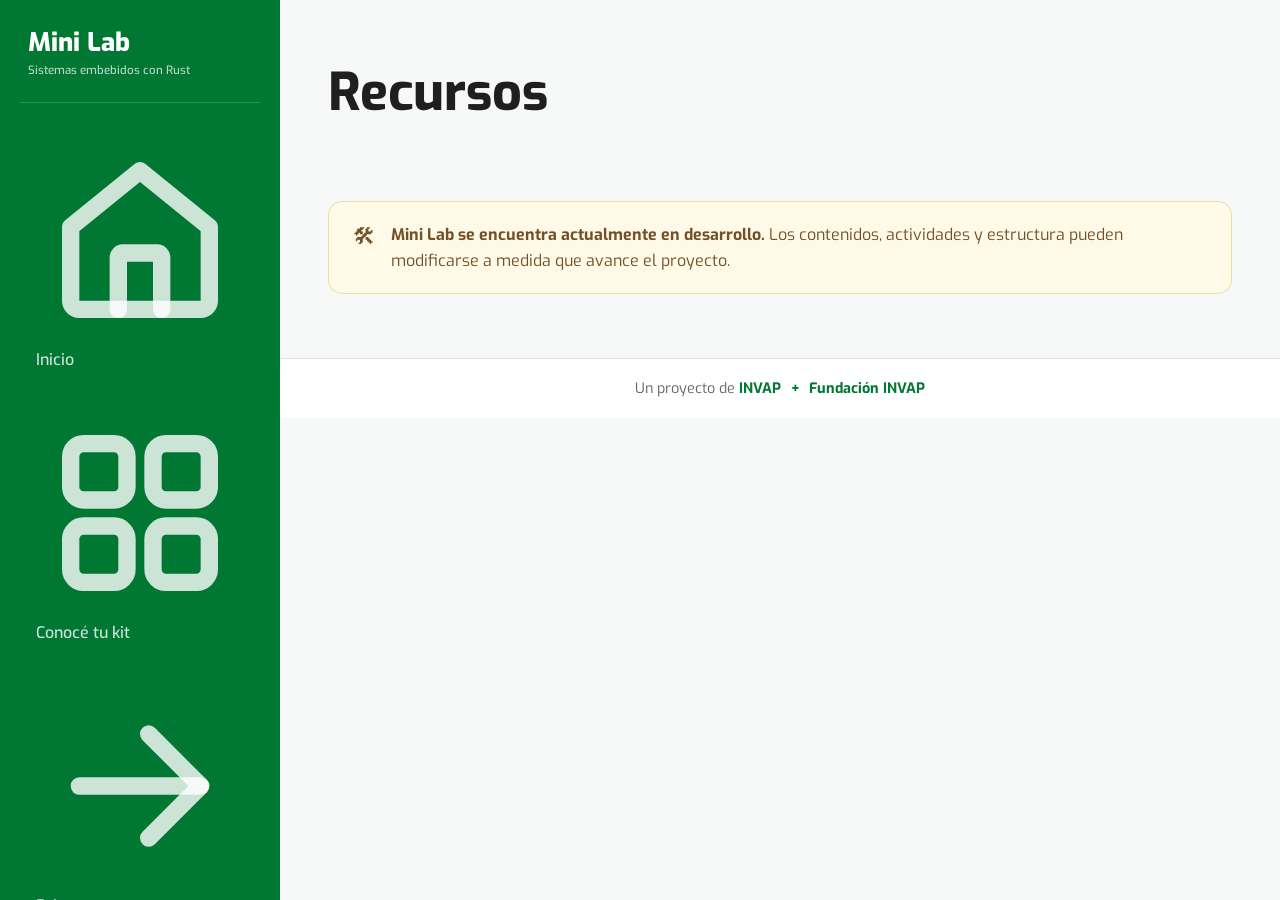
<file: pages/recursos/index.html>
<!doctype html>
<html lang="es">
    <head>
        <meta charset="UTF-8" />
        <meta name="viewport" content="width=device-width, initial-scale=1.0" />
        <meta name="description" content="Mini Lab, plataforma educativa para aprender sistemas embebidos con Rust"/>
        <link rel="preconnect" href="https://fonts.googleapis.com" />
        <link rel="preconnect" href="https://fonts.gstatic.com" crossorigin />
        <link href="https://fonts.googleapis.com/css2?family=Exo:ital,wght@0,100..900;1,100..900&display=swap" rel="stylesheet"/>

        <title>Mini Lab | Recursos</title>
        <link rel="stylesheet" href="../../css/styles.css">
    </head>
    <body>
        <header class="site-header">
            <button id="menu-button" class="site-header__menu-button" type="button" aria-label="Abrir menú de navegación" aria-expanded="false" aria-controls="main-navigation">
                ☰
            </button>
            <a href="../../index.html" class="site-header__brand"> Mini Lab </a>
            <div class="site-header__actions">
                <div class="site-header__logos">
                    <!-- Logos institucionales -->
                </div>
                <button class="theme-toggle" data-theme-toggle type="button" aria-label="Cambiar tema">
                    <svg class="theme-icon sun-icon" xmlns="http://www.w3.org/2000/svg" width="24" height="24" viewBox="0 0 24 24" fill="none" stroke="currentColor" stroke-width="2" stroke-linecap="round" stroke-linejoin="round">
                        <circle cx="12" cy="12" r="4"></circle>
                        <path d="M12 2v2M12 20v2M4.93 4.93l1.41 1.41M17.66 17.66l1.41 1.41M2 12h2M20 12h2M6.34 17.66l-1.41 1.41M19.07 4.93l-1.41 1.41"></path>
                    </svg>
                    <svg class="theme-icon moon-icon" xmlns="http://www.w3.org/2000/svg" width="24" height="24" viewBox="0 0 24 24" fill="none"  stroke="currentColor"  stroke-width="2" stroke-linecap="round" stroke-linejoin="round">
                        <path d="M12 3a6 6 0 0 0 9 9 9 9 0 1 1-9-9Z"></path>
                    </svg>
                </button>
            </div>
        </header>

        <!-- =========================
        NAVEGACIÓN
        ========================= -->
        <div id="menu-overlay" class="menu-overlay"></div>
        <nav id="main-navigation" class="site-nav" aria-label="Navegación principal">
            <div class="site-nav__header">
                <a href="../../index.html" class="site-nav__brand">
                    <span class="site-nav__brand-name">Mini Lab</span>
                    <span class="site-nav__brand-subtitle">Sistemas embebidos con Rust</span>
                </a>
                <button id="menu-close" class="site-nav__close" type="button" aria-label="Cerrar menú de navegación">
                    ✕
                </button>
            </div>

                        <ul class="site-nav__list">

                <li class="site-nav__item">
                    <a href="../../index.html" class="site-nav__link">
                        <svg xmlns="http://www.w3.org/2000/svg" viewBox="0 0 24 24" class="site-nav__icon" fill="none" stroke="currentColor" stroke-width="2" stroke-linecap="round" stroke-linejoin="round" aria-hidden="true"><path d="M4 10.5L12 4l8 6.5V19a1 1 0 0 1-1 1H5a1 1 0 0 1-1-1v-8.5z"/><path d="M9.5 20v-6a.5.5 0 0 1 .5-.5h4a.5.5 0 0 1 .5.5v6"/></svg>
                        Inicio
                    </a>
                </li>

                <li class="site-nav__item">
                    <a href="../conoce-tu-kit/" class="site-nav__link">
                        <svg xmlns="http://www.w3.org/2000/svg" viewBox="0 0 24 24" class="site-nav__icon" fill="none" stroke="currentColor" stroke-width="2" stroke-linecap="round" stroke-linejoin="round" aria-hidden="true"><rect x="4" y="4" width="6.5" height="6.5" rx="1.5"/><rect x="13.5" y="4" width="6.5" height="6.5" rx="1.5"/><rect x="4" y="13.5" width="6.5" height="6.5" rx="1.5"/><rect x="13.5" y="13.5" width="6.5" height="6.5" rx="1.5"/></svg>
                        Conocé tu kit
                    </a>
                </li>

                <li class="site-nav__item">
                    <a href="../primeros-pasos/" class="site-nav__link">
                        <svg xmlns="http://www.w3.org/2000/svg" viewBox="0 0 24 24" class="site-nav__icon" fill="none" stroke="currentColor" stroke-width="2" stroke-linecap="round" stroke-linejoin="round" aria-hidden="true"><line x1="5" y1="12" x2="19" y2="12"/><polyline points="13 6 19 12 13 18"/></svg>
                        Primeros pasos
                    </a>
                </li>

                <li class="site-nav__item">
                    <a href="../actividades/" class="site-nav__link">
                        <svg xmlns="http://www.w3.org/2000/svg" viewBox="0 0 24 24" class="site-nav__icon" fill="none" stroke="currentColor" stroke-width="2" stroke-linecap="round" stroke-linejoin="round" aria-hidden="true"><polyline points="8.5 7 4 12 8.5 17"/><polyline points="15.5 7 20 12 15.5 17"/><line x1="13.5" y1="6" x2="10.5" y2="18"/></svg>
                        Actividades
                    </a>
                </li>

                <li class="site-nav__item">
                    <a href="./" class="site-nav__link site-nav__link--active" aria-current="page">
                        <svg xmlns="http://www.w3.org/2000/svg" viewBox="0 0 24 24" class="site-nav__icon" fill="none" stroke="currentColor" stroke-width="2" stroke-linecap="round" stroke-linejoin="round" aria-hidden="true"><path d="M14 4H6.5A1.5 1.5 0 0 0 5 5.5v13A1.5 1.5 0 0 0 6.5 20h11a1.5 1.5 0 0 0 1.5-1.5V9l-5-5z"/><polyline points="14 4 14 9 19 9"/><line x1="9" y1="13" x2="12.5" y2="13"/><line x1="9" y1="16.5" x2="15" y2="16.5"/></svg>
                        Recursos
                    </a>
                </li>

                <li class="site-nav__item">
                    <a href="../feedback/" class="site-nav__link">
                        <svg xmlns="http://www.w3.org/2000/svg" viewBox="0 0 24 24" class="site-nav__icon" fill="none" stroke="currentColor" stroke-width="2" stroke-linecap="round" stroke-linejoin="round" aria-hidden="true"><path d="M8 18.93A8 8 0 1 0 5.07 16L4 20Z"/><line x1="9" y1="10.5" x2="15" y2="10.5"/><line x1="9" y1="13.5" x2="13" y2="13.5"/></svg>
                        Feedback
                    </a>
                </li>

                <li class="site-nav__item">
                    <a href="../ayuda/" class="site-nav__link">
                        <svg xmlns="http://www.w3.org/2000/svg" viewBox="0 0 24 24" class="site-nav__icon" fill="none" stroke="currentColor" stroke-width="2" stroke-linecap="round" stroke-linejoin="round" aria-hidden="true"><circle cx="12" cy="12" r="8"/><path d="M9.8 9.2a2.35 2.35 0 0 1 4.5.8c0 1.55-2.3 2.15-2.3 3.2"/><line x1="12" y1="16.25" x2="12.01" y2="16.25"/></svg>
                        Ayuda
                    </a>
                </li>

            </ul>
            <div class="site-nav__footer">
                <button class="theme-toggle theme-toggle--sidebar" data-theme-toggle type="button" aria-label="Cambiar tema">
                    <svg class="theme-icon sun-icon" xmlns="http://www.w3.org/2000/svg" width="24" height="24" viewBox="0 0 24 24" fill="none" stroke="currentColor" stroke-width="2" stroke-linecap="round" stroke-linejoin="round">
                        <circle cx="12" cy="12" r="4"></circle>
                        <path d="M12 2v2M12 20v2M4.93 4.93l1.41 1.41M17.66 17.66l1.41 1.41M2 12h2M20 12h2M6.34 17.66l-1.41 1.41M19.07 4.93l-1.41 1.41"></path>
                    </svg>
                    <svg class="theme-icon moon-icon" xmlns="http://www.w3.org/2000/svg" width="24" height="24" viewBox="0 0 24 24" fill="none" stroke="currentColor" stroke-width="2" stroke-linecap="round" stroke-linejoin="round">
                        <path d="M12 3a6 6 0 0 0 9 9 9 9 0 1 1-9-9Z"></path>
                    </svg>
                    <span class="theme-toggle__label">Tema</span>
                </button>
            </div>
        </nav>

        <!-- =========================
        CONTENIDO
        ========================= -->
        <main>
            <header class="page-header">
                <div class="page-container">
                    <h1 class="page-header__title">Recursos</h1>
                </div>
            </header>
            <section class="development-section">
                <div class="page-container">
                    <div class="development-notice">
                        <span class="development-notice__icon" aria-hidden="true">
                            🛠
                        </span>
                        <p>
                            <strong>
                                Mini Lab se encuentra actualmente en desarrollo.
                            </strong>
                            Los contenidos, actividades y estructura pueden
                            modificarse a medida que avance el proyecto.
                        </p>
                    </div>
                </div>
            </section>
        </main>

        <!-- =========================
        FOOTER
        ========================= -->
        <footer class="site-footer">
            <p>
                Un proyecto de
                <strong>INVAP</strong>
                <span class="site-footer__plus"> + </span>
                <strong>Fundación INVAP</strong>
            </p>
        </footer>

        <script src="../../js/main.js"></script>
    </body>
</html>
</file>
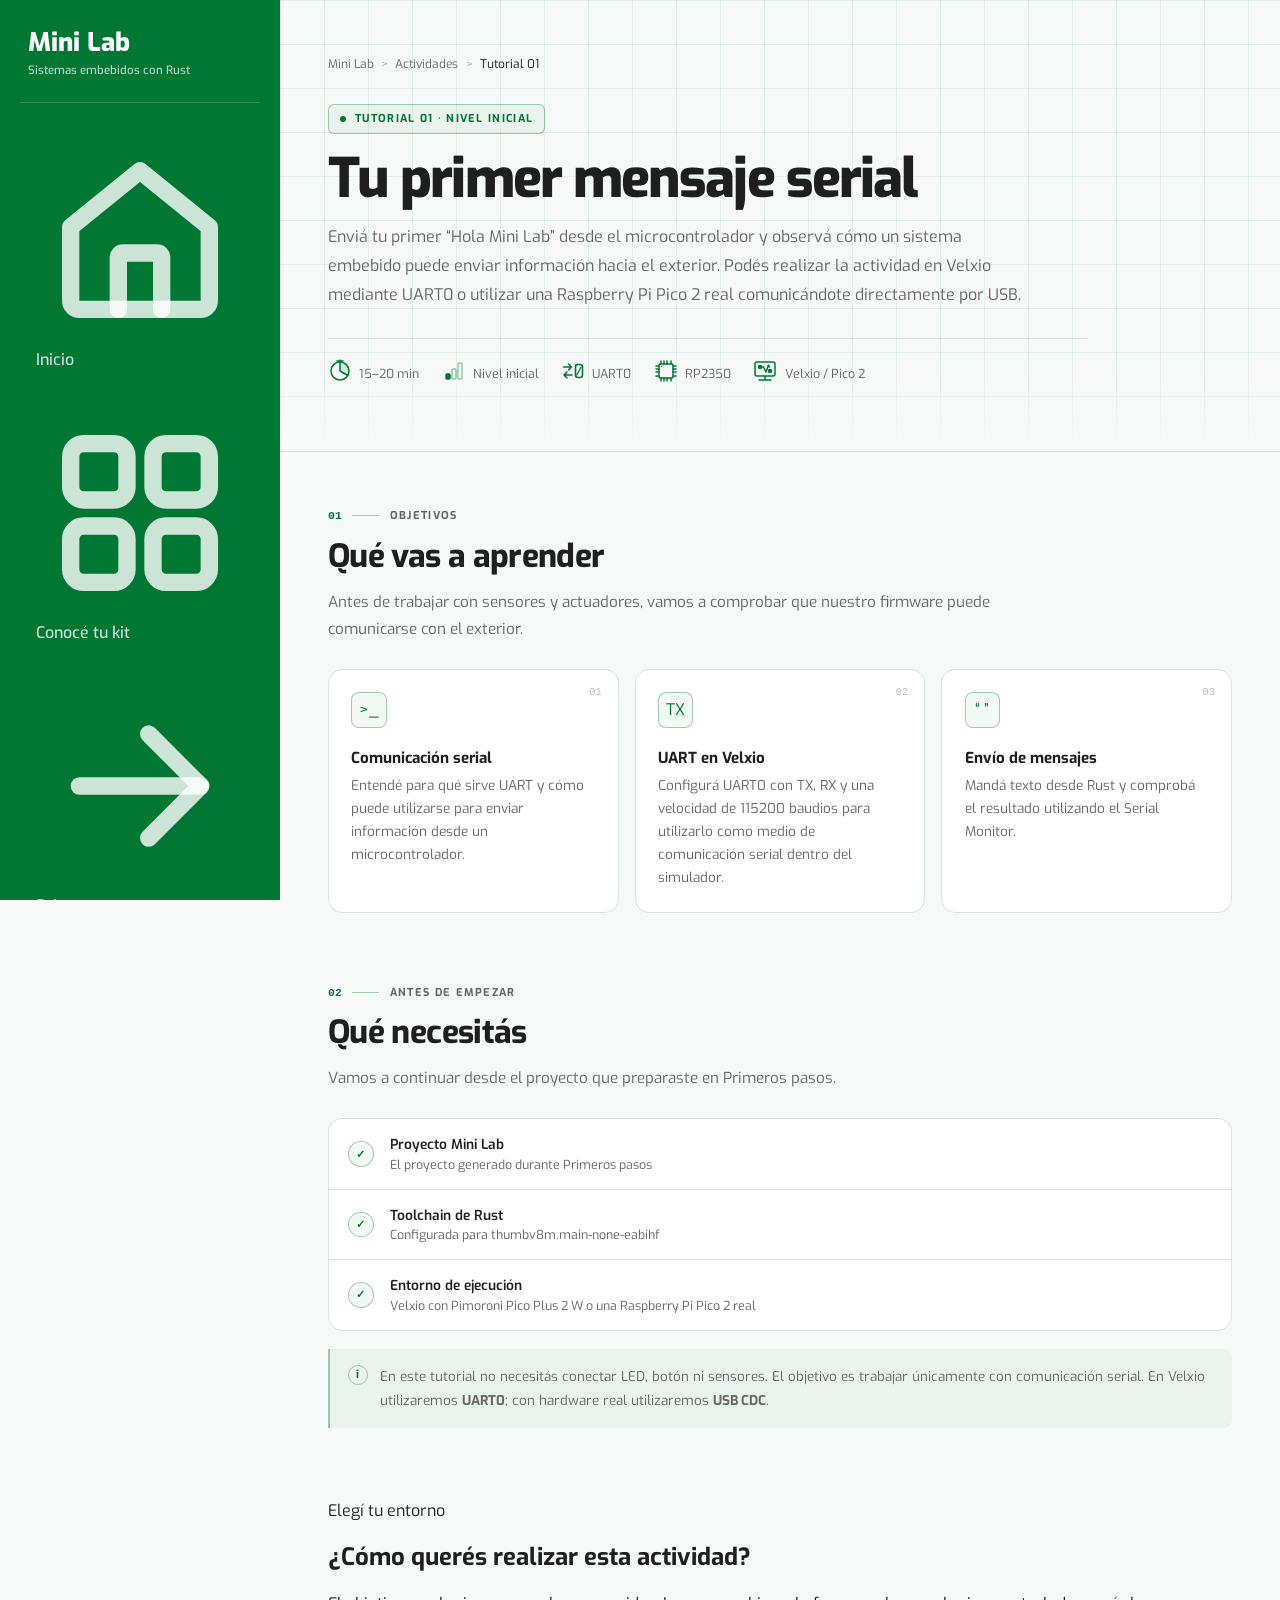
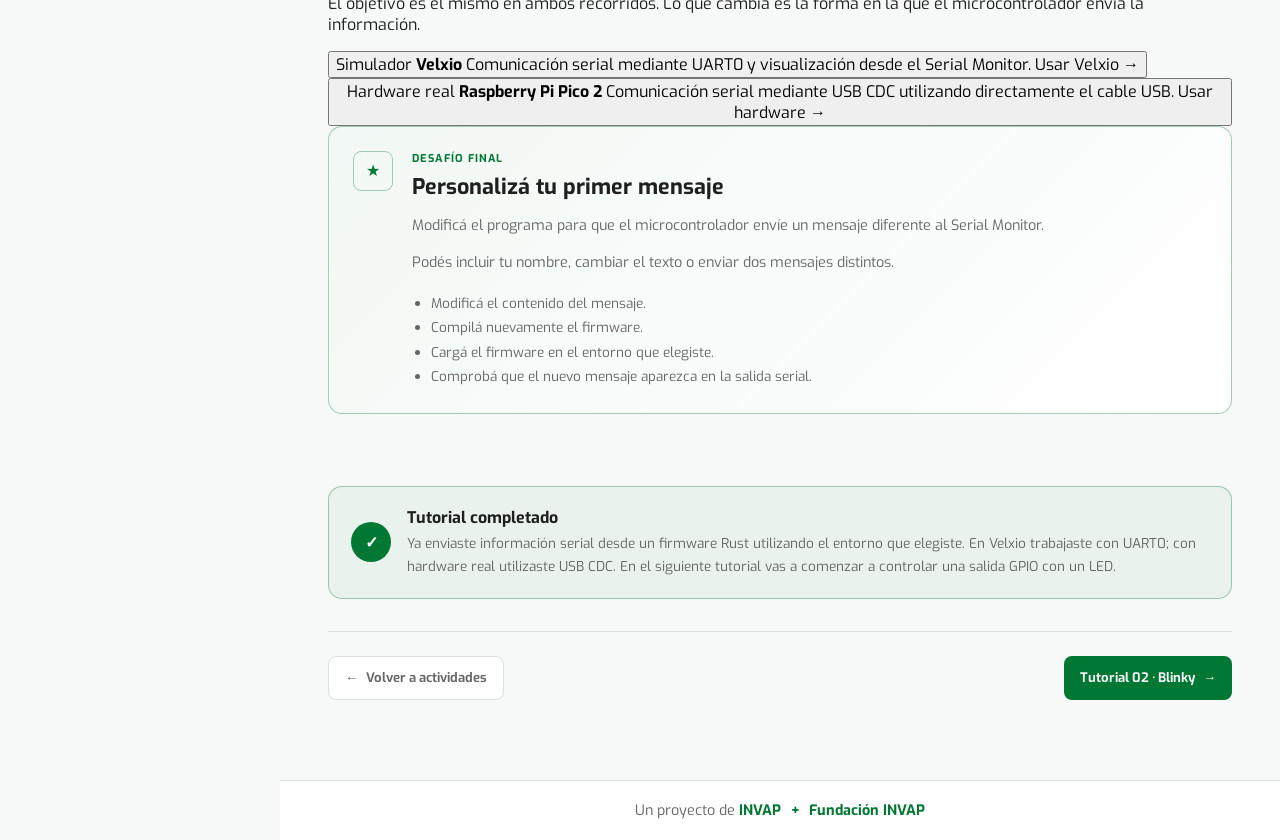
<file: pages/actividades/actividad-01/index.html>
<!doctype html>
<html lang="es">
    <head>
        <meta charset="UTF-8" />
        <meta name="viewport" content="width=device-width, initial-scale=1.0" />

        <meta
            name="description"
            content="Tutorial 01 de Mini Lab: enviá tu primer mensaje serial desde un microcontrolador con Rust y probalo en Velxio mediante UART."
        />

        <link rel="preconnect" href="https://fonts.googleapis.com" />
        <link rel="preconnect" href="https://fonts.gstatic.com" crossorigin />

        <link
            href="https://fonts.googleapis.com/css2?family=Exo:ital,wght@0,100..900;1,100..900&display=swap"
            rel="stylesheet"
        />

        <title>Mini Lab | Tutorial 01: Comunicación serial</title>

        <link rel="stylesheet" href="../../../css/styles.css" />
        <link rel="stylesheet" href="../../../css/pages/actividades.css" />
    </head>

    <body>
        <!-- =========================
        HEADER MOBILE
        ========================= -->
        <header class="site-header">
            <button
                id="menu-button"
                class="site-header__menu-button"
                type="button"
                aria-label="Abrir menú de navegación"
                aria-expanded="false"
                aria-controls="main-navigation"
            >
                ☰
            </button>

            <a href="../../../index.html" class="site-header__brand">
                Mini Lab
            </a>

            <div class="site-header__actions">
                <div class="site-header__logos">
                    <!-- Logos institucionales -->
                </div>

                <button
                    class="theme-toggle"
                    data-theme-toggle
                    type="button"
                    aria-label="Cambiar tema"
                >
                    <svg
                        class="theme-icon sun-icon"
                        xmlns="http://www.w3.org/2000/svg"
                        width="24"
                        height="24"
                        viewBox="0 0 24 24"
                        fill="none"
                        stroke="currentColor"
                        stroke-width="2"
                        stroke-linecap="round"
                        stroke-linejoin="round"
                    >
                        <circle cx="12" cy="12" r="4"></circle>
                        <path
                            d="M12 2v2M12 20v2M4.93 4.93l1.41 1.41M17.66 17.66l1.41 1.41M2 12h2M20 12h2M6.34 17.66l-1.41 1.41M19.07 4.93l-1.41 1.41"
                        ></path>
                    </svg>

                    <svg
                        class="theme-icon moon-icon"
                        xmlns="http://www.w3.org/2000/svg"
                        width="24"
                        height="24"
                        viewBox="0 0 24 24"
                        fill="none"
                        stroke="currentColor"
                        stroke-width="2"
                        stroke-linecap="round"
                        stroke-linejoin="round"
                    >
                        <path d="M12 3a6 6 0 0 0 9 9 9 9 0 1 1-9-9Z"></path>
                    </svg>
                </button>
            </div>
        </header>

        <!-- =========================
        NAVEGACIÓN
        ========================= -->
        <div id="menu-overlay" class="menu-overlay"></div>

        <nav
            id="main-navigation"
            class="site-nav"
            aria-label="Navegación principal"
        >
            <div class="site-nav__header">
                <a href="../../../index.html" class="site-nav__brand">
                    <span class="site-nav__brand-name"> Mini Lab </span>

                    <span class="site-nav__brand-subtitle">
                        Sistemas embebidos con Rust
                    </span>
                </a>

                <button
                    id="menu-close"
                    class="site-nav__close"
                    type="button"
                    aria-label="Cerrar menú de navegación"
                >
                    ✕
                </button>
            </div>

                        <ul class="site-nav__list">

                <li class="site-nav__item">
                    <a href="../../../index.html" class="site-nav__link">
                        <svg xmlns="http://www.w3.org/2000/svg" viewBox="0 0 24 24" class="site-nav__icon" fill="none" stroke="currentColor" stroke-width="2" stroke-linecap="round" stroke-linejoin="round" aria-hidden="true"><path d="M4 10.5L12 4l8 6.5V19a1 1 0 0 1-1 1H5a1 1 0 0 1-1-1v-8.5z"/><path d="M9.5 20v-6a.5.5 0 0 1 .5-.5h4a.5.5 0 0 1 .5.5v6"/></svg>
                        Inicio
                    </a>
                </li>

                <li class="site-nav__item">
                    <a href="../../conoce-tu-kit/" class="site-nav__link">
                        <svg xmlns="http://www.w3.org/2000/svg" viewBox="0 0 24 24" class="site-nav__icon" fill="none" stroke="currentColor" stroke-width="2" stroke-linecap="round" stroke-linejoin="round" aria-hidden="true"><rect x="4" y="4" width="6.5" height="6.5" rx="1.5"/><rect x="13.5" y="4" width="6.5" height="6.5" rx="1.5"/><rect x="4" y="13.5" width="6.5" height="6.5" rx="1.5"/><rect x="13.5" y="13.5" width="6.5" height="6.5" rx="1.5"/></svg>
                        Conocé tu kit
                    </a>
                </li>

                <li class="site-nav__item">
                    <a href="../../primeros-pasos/" class="site-nav__link">
                        <svg xmlns="http://www.w3.org/2000/svg" viewBox="0 0 24 24" class="site-nav__icon" fill="none" stroke="currentColor" stroke-width="2" stroke-linecap="round" stroke-linejoin="round" aria-hidden="true"><line x1="5" y1="12" x2="19" y2="12"/><polyline points="13 6 19 12 13 18"/></svg>
                        Primeros pasos
                    </a>
                </li>

                <li class="site-nav__item site-nav__item-activities">
                    <a href="../" class="site-nav__link site-nav__link--active" aria-current="page">
                        <svg xmlns="http://www.w3.org/2000/svg" viewBox="0 0 24 24" class="site-nav__icon" fill="none" stroke="currentColor" stroke-width="2" stroke-linecap="round" stroke-linejoin="round" aria-hidden="true"><polyline points="8.5 7 4 12 8.5 17"/><polyline points="15.5 7 20 12 15.5 17"/><line x1="13.5" y1="6" x2="10.5" y2="18"/></svg>
                        Actividades
                    </a>
                    <ol class="activities-nav" aria-label="Tutoriales de Mini Lab">
                        <li class="activities-nav__item"><a href="../actividad-01/" class="activities-nav__link activities-nav__link--active" aria-current="page"><span class="activities-nav__number">01</span><span class="activities-nav__label">Comunicación serial</span></a></li>
                        <li class="activities-nav__item"><a href="../actividad-02/" class="activities-nav__link"><span class="activities-nav__number">02</span><span class="activities-nav__label">Blinky</span></a></li>
                        <li class="activities-nav__item"><a href="../actividad-03/" class="activities-nav__link"><span class="activities-nav__number">03</span><span class="activities-nav__label">Botón</span></a></li>
                        <li class="activities-nav__item"><a href="../actividad-04/" class="activities-nav__link"><span class="activities-nav__number">04</span><span class="activities-nav__label">MPU6050</span></a></li>
                    </ol>
                </li>

                <li class="site-nav__item">
                    <a href="../../recursos/" class="site-nav__link">
                        <svg xmlns="http://www.w3.org/2000/svg" viewBox="0 0 24 24" class="site-nav__icon" fill="none" stroke="currentColor" stroke-width="2" stroke-linecap="round" stroke-linejoin="round" aria-hidden="true"><path d="M14 4H6.5A1.5 1.5 0 0 0 5 5.5v13A1.5 1.5 0 0 0 6.5 20h11a1.5 1.5 0 0 0 1.5-1.5V9l-5-5z"/><polyline points="14 4 14 9 19 9"/><line x1="9" y1="13" x2="12.5" y2="13"/><line x1="9" y1="16.5" x2="15" y2="16.5"/></svg>
                        Recursos
                    </a>
                </li>

                <li class="site-nav__item">
                    <a href="../../feedback/" class="site-nav__link">
                        <svg xmlns="http://www.w3.org/2000/svg" viewBox="0 0 24 24" class="site-nav__icon" fill="none" stroke="currentColor" stroke-width="2" stroke-linecap="round" stroke-linejoin="round" aria-hidden="true"><path d="M8 18.93A8 8 0 1 0 5.07 16L4 20Z"/><line x1="9" y1="10.5" x2="15" y2="10.5"/><line x1="9" y1="13.5" x2="13" y2="13.5"/></svg>
                        Feedback
                    </a>
                </li>

                <li class="site-nav__item">
                    <a href="../../ayuda/" class="site-nav__link">
                        <svg xmlns="http://www.w3.org/2000/svg" viewBox="0 0 24 24" class="site-nav__icon" fill="none" stroke="currentColor" stroke-width="2" stroke-linecap="round" stroke-linejoin="round" aria-hidden="true"><circle cx="12" cy="12" r="8"/><path d="M9.8 9.2a2.35 2.35 0 0 1 4.5.8c0 1.55-2.3 2.15-2.3 3.2"/><line x1="12" y1="16.25" x2="12.01" y2="16.25"/></svg>
                        Ayuda
                    </a>
                </li>

            </ul>

            <div class="site-nav__footer">
                <button
                    class="theme-toggle theme-toggle--sidebar"
                    data-theme-toggle
                    type="button"
                    aria-label="Cambiar tema"
                >
                    <svg
                        class="theme-icon sun-icon"
                        xmlns="http://www.w3.org/2000/svg"
                        width="24"
                        height="24"
                        viewBox="0 0 24 24"
                        fill="none"
                        stroke="currentColor"
                        stroke-width="2"
                        stroke-linecap="round"
                        stroke-linejoin="round"
                    >
                        <circle cx="12" cy="12" r="4"></circle>
                        <path
                            d="M12 2v2M12 20v2M4.93 4.93l1.41 1.41M17.66 17.66l1.41 1.41M2 12h2M20 12h2M6.34 17.66l-1.41 1.41M19.07 4.93l-1.41 1.41"
                        ></path>
                    </svg>

                    <svg
                        class="theme-icon moon-icon"
                        xmlns="http://www.w3.org/2000/svg"
                        width="24"
                        height="24"
                        viewBox="0 0 24 24"
                        fill="none"
                        stroke="currentColor"
                        stroke-width="2"
                        stroke-linecap="round"
                        stroke-linejoin="round"
                    >
                        <path d="M12 3a6 6 0 0 0 9 9 9 9 0 1 1-9-9Z"></path>
                    </svg>

                    <span class="theme-toggle__label"> Tema </span>
                </button>
            </div>
        </nav>

        <!-- =========================
        CONTENIDO
        ========================= -->

        <main>
            <!-- =========================
    HERO
    ========================= -->
            <header class="activity-hero">
                <div class="page-container">
                    <nav
                        class="activity-breadcrumb"
                        aria-label="Ruta de navegación"
                    >
                        <a
                            href="../../../index.html"
                            class="activity-breadcrumb__link"
                        >
                            Mini Lab
                        </a>

                        <span
                            class="activity-breadcrumb__separator"
                            aria-hidden="true"
                        >
                            &gt;
                        </span>

                        <a href="../" class="activity-breadcrumb__link">
                            Actividades
                        </a>

                        <span
                            class="activity-breadcrumb__separator"
                            aria-hidden="true"
                        >
                            &gt;
                        </span>

                        <span class="activity-breadcrumb__current">
                            Tutorial 01
                        </span>
                    </nav>

                    <div class="activity-hero__content">
                        <p class="activity-hero__eyebrow">
                            <span
                                class="activity-hero__eyebrow-dot"
                                aria-hidden="true"
                            ></span>

                            Tutorial 01 · Nivel inicial
                        </p>

                        <h1 class="activity-hero__title">
                            Tu primer mensaje serial
                        </h1>

                        <p class="activity-hero__description">
                            Enviá tu primer “Hola Mini Lab” desde el
                            microcontrolador y observá cómo un sistema embebido
                            puede enviar información hacia el exterior. Podés
                            realizar la actividad en Velxio mediante UART0 o
                            utilizar una Raspberry Pi Pico 2 real comunicándote
                            directamente por USB.
                        </p>

                        <ul
                            class="activity-meta"
                            aria-label="Información del tutorial"
                        >
                            <li class="activity-meta__item">
                                <span
                                    class="activity-meta__icon"
                                    aria-hidden="true"
                                >
                                    <svg
                                        class="activity-meta__icon-svg"
                                        xmlns="http://www.w3.org/2000/svg"
                                        viewBox="0 0 24 24"
                                        fill="none"
                                        stroke="currentColor"
                                        stroke-width="1.5"
                                        stroke-linecap="round"
                                        stroke-linejoin="round"
                                    >
                                        <!-- Esfera principal -->
                                        <circle cx="12" cy="12" r="9" />

                                        <!-- Botones superiores estilo cronómetro de laboratorio -->
                                        <path d="M12 3V1M9 2h6" />

                                        <!-- Área de tiempo transcurrido (Aproximadamente 25 minutos) -->
                                        <path
                                            d="M12 12V3a9 9 0 0 1 7.8 13.5Z"
                                            fill="currentColor"
                                            fill-opacity="0.15"
                                            stroke="none"
                                        />

                                        <!-- Manecillas internas -->
                                        <path d="M12 12V3M12 12l7.8 4.5" />
                                    </svg>
                                </span>

                                15–20 min
                            </li>

                            <li class="activity-meta__item">
                                <span
                                    class="activity-meta__icon"
                                    aria-hidden="true"
                                >
                                    <svg
                                        class="activity-meta__icon-svg"
                                        xmlns="http://www.w3.org/2000/svg"
                                        viewBox="0 0 24 24"
                                        fill="none"
                                        stroke="currentColor"
                                        stroke-width="1.5"
                                        stroke-linecap="round"
                                        stroke-linejoin="round"
                                    >
                                        <!-- Barra 1: Nivel Inicial (Rellena para indicar que está activa) -->
                                        <rect
                                            x="4"
                                            y="15"
                                            width="4"
                                            height="5"
                                            rx="1"
                                            fill="currentColor"
                                        />

                                        <!-- Barra 2: Nivel Intermedio (Vacía) -->
                                        <rect
                                            x="10"
                                            y="10"
                                            width="4"
                                            height="10"
                                            rx="1"
                                            opacity="0.4"
                                        />

                                        <!-- Barra 3: Nivel Avanzado (Vacía) -->
                                        <rect
                                            x="16"
                                            y="4"
                                            width="4"
                                            height="16"
                                            rx="1"
                                            opacity="0.4"
                                        />
                                    </svg>
                                </span>

                                Nivel inicial
                            </li>

                            <li class="activity-meta__item">
                                <span
                                    class="activity-meta__icon"
                                    aria-hidden="true"
                                >
                                    <svg
                                        class="activity-meta__icon-svg icono-uart0"
                                        xmlns="http://www.w3.org/2000/svg"
                                        viewBox="0 0 24 24"
                                        fill="none"
                                        stroke="currentColor"
                                        stroke-width="1.6"
                                        stroke-linecap="round"
                                        stroke-linejoin="round"
                                    >
                                        <path
                                            d="M2.5 8h8m-3-3 3 3-3 3M11 16H3m3-3-3 3 3 3"
                                        />
                                        <rect
                                            x="14.5"
                                            y="5.5"
                                            width="7"
                                            height="13"
                                            rx="2.5"
                                        />
                                        <path
                                            d="m15.8 16 4.4-8"
                                            stroke-width="1.2"
                                        />
                                    </svg>
                                </span>

                                UART0
                            </li>

                            <li class="activity-meta__item">
                                <span
                                    class="activity-meta__icon"
                                    aria-hidden="true"
                                >
                                    <svg
                                        class="activity-meta__icon-svg"
                                        xmlns="http://www.w3.org/2000/svg"
                                        viewBox="0 0 24 24"
                                        fill="none"
                                        stroke="currentColor"
                                        stroke-width="1.5"
                                        stroke-linecap="round"
                                        stroke-linejoin="round"
                                    >
                                        <!-- Cuerpo central del microcontrolador -->
                                        <rect
                                            x="5"
                                            y="5"
                                            width="14"
                                            height="14"
                                            rx="1.5"
                                            fill="none"
                                        />

                                        <!-- Muesca de orientación / Identificador del Pin 1 -->
                                        <circle
                                            cx="7.5"
                                            cy="7.5"
                                            r="0.75"
                                            fill="currentColor"
                                            stroke="none"
                                        />

                                        <!-- Pines Superiores -->
                                        <path d="M7 2v3M10 2v3M13 2v3M17 2v3" />
                                        <!-- Pines Inferiores -->
                                        <path
                                            d="M7 19v3M10 19v3M13 19v3M17 19v3"
                                        />
                                        <!-- Pines Izquierdos -->
                                        <path d="M2 7h3M2 10h3M2 13h3M2 17h3" />
                                        <!-- Pines Derechas -->
                                        <path
                                            d="M19 7h3M19 10h3M19 13h3M19 17h3"
                                        />
                                    </svg>
                                </span>

                                RP2350
                            </li>

                            <li class="activity-meta__item">
                                <span
                                    class="activity-meta__icon"
                                    aria-hidden="true"
                                >
                                    <svg
                                        class="activity-meta__icon-svg"
                                        xmlns="http://www.w3.org/2000/svg"
                                        viewBox="0 0 24 24"
                                        fill="none"
                                        stroke="currentColor"
                                        stroke-width="1.5"
                                        stroke-linecap="round"
                                        stroke-linejoin="round"
                                    >
                                        <!-- Pantalla del simulador / Área de trabajo -->
                                        <rect
                                            x="2"
                                            y="3"
                                            width="20"
                                            height="14"
                                            rx="2"
                                        />

                                        <!-- Soporte o base de la pantalla -->
                                        <path d="M6 21h12M12 17v4" />

                                        <!-- Nodos de circuito simulados en pantalla -->
                                        <circle
                                            cx="7"
                                            cy="8"
                                            r="1.5"
                                            fill="currentColor"
                                        />
                                        <circle
                                            cx="17"
                                            cy="12"
                                            r="1.5"
                                            fill="currentColor"
                                        />

                                        <!-- Línea de conexión / Onda de señal interactiva -->
                                        <path d="M8.5 8h2l2.5 5 2.5-7 1 2" />
                                    </svg>
                                </span>

                                Velxio / Pico 2
                            </li>
                        </ul>
                    </div>
                </div>
            </header>

            <!-- =========================
    CUERPO
    ========================= -->
            <div class="activity-content">
                <div class="page-container">
                    <!-- =========================
            OBJETIVOS
            ========================= -->
                    <section class="activity-section">
                        <header class="activity-section__header">
                            <div class="activity-section__eyebrow">
                                <span class="activity-section__number">
                                    01
                                </span>

                                <span
                                    class="activity-section__line"
                                    aria-hidden="true"
                                ></span>

                                <span class="activity-section__category">
                                    Objetivos
                                </span>
                            </div>

                            <h2 class="activity-section__title">
                                Qué vas a aprender
                            </h2>

                            <p class="activity-section__lead">
                                Antes de trabajar con sensores y actuadores,
                                vamos a comprobar que nuestro firmware puede
                                comunicarse con el exterior.
                            </p>
                        </header>

                        <div class="learning-grid">
                            <article class="learning-card">
                                <span class="learning-card__number"> 01 </span>

                                <div
                                    class="learning-card__icon"
                                    aria-hidden="true"
                                >
                                    &gt;_
                                </div>

                                <h3 class="learning-card__title">
                                    Comunicación serial
                                </h3>

                                <p class="learning-card__description">
                                    Entendé para qué sirve UART y cómo puede
                                    utilizarse para enviar información desde un
                                    microcontrolador.
                                </p>
                            </article>

                            <article class="learning-card">
                                <span class="learning-card__number"> 02 </span>

                                <div
                                    class="learning-card__icon"
                                    aria-hidden="true"
                                >
                                    TX
                                </div>

                                <h3 class="learning-card__title">
                                    UART en Velxio
                                </h3>

                                <p class="learning-card__description">
                                    Configurá UART0 con TX, RX y una velocidad
                                    de 115200 baudios para utilizarlo como medio
                                    de comunicación serial dentro del simulador.
                                </p>
                            </article>

                            <article class="learning-card">
                                <span class="learning-card__number"> 03 </span>

                                <div
                                    class="learning-card__icon"
                                    aria-hidden="true"
                                >
                                    “ ”
                                </div>

                                <h3 class="learning-card__title">
                                    Envío de mensajes
                                </h3>

                                <p class="learning-card__description">
                                    Mandá texto desde Rust y comprobá el
                                    resultado utilizando el Serial Monitor.
                                </p>
                            </article>
                        </div>
                    </section>

                    <!-- =========================
            QUÉ NECESITÁS
            ========================= -->
                    <section class="activity-section">
                        <header class="activity-section__header">
                            <div class="activity-section__eyebrow">
                                <span class="activity-section__number">
                                    02
                                </span>

                                <span
                                    class="activity-section__line"
                                    aria-hidden="true"
                                ></span>

                                <span class="activity-section__category">
                                    Antes de empezar
                                </span>
                            </div>

                            <h2 class="activity-section__title">
                                Qué necesitás
                            </h2>

                            <p class="activity-section__lead">
                                Vamos a continuar desde el proyecto que
                                preparaste en Primeros pasos.
                            </p>
                        </header>

                        <div class="activity-materials">
                            <div class="activity-material">
                                <span
                                    class="activity-material__check"
                                    aria-hidden="true"
                                >
                                    ✓
                                </span>

                                <div class="activity-material__content">
                                    <span class="activity-material__name">
                                        Proyecto Mini Lab
                                    </span>

                                    <span class="activity-material__detail">
                                        El proyecto generado durante Primeros
                                        pasos
                                    </span>
                                </div>
                            </div>

                            <div class="activity-material">
                                <span
                                    class="activity-material__check"
                                    aria-hidden="true"
                                >
                                    ✓
                                </span>

                                <div class="activity-material__content">
                                    <span class="activity-material__name">
                                        Toolchain de Rust
                                    </span>

                                    <span class="activity-material__detail">
                                        Configurada para
                                        thumbv8m.main-none-eabihf
                                    </span>
                                </div>
                            </div>

                            <div class="activity-material">
                                <span
                                    class="activity-material__check"
                                    aria-hidden="true"
                                >
                                    ✓
                                </span>

                                <div class="activity-material__content">
                                    <span class="activity-material__name">
                                        Entorno de ejecución
                                    </span>

                                    <span class="activity-material__detail">
                                        Velxio con Pimoroni Pico Plus 2 W o una
                                        Raspberry Pi Pico 2 real
                                    </span>
                                </div>
                            </div>
                        </div>

                        <aside class="activity-note">
                            <span
                                class="activity-note__icon"
                                aria-hidden="true"
                            >
                                i
                            </span>

                            <p>
                                En este tutorial no necesitás conectar LED,
                                botón ni sensores. El objetivo es trabajar
                                únicamente con comunicación serial. En Velxio
                                utilizaremos <strong>UART0</strong>; con
                                hardware real utilizaremos
                                <strong>USB CDC</strong>.
                            </p>
                        </aside>
                    </section>

                    <!-- =========================
                        ELEGIR ENTORNO
                        ========================= -->
                    <section class="activity-mode">
                        <div class="activity-mode__header">
                            <p class="activity-mode__eyebrow">
                                Elegí tu entorno
                            </p>

                            <h2 class="activity-mode__title">
                                ¿Cómo querés realizar esta actividad?
                            </h2>

                            <p class="activity-mode__description">
                                El objetivo es el mismo en ambos recorridos. Lo
                                que cambia es la forma en la que el
                                microcontrolador envía la información.
                            </p>
                        </div>

                        <div class="activity-mode__grid">
                            <button
                                class="activity-mode__option"
                                type="button"
                                data-tutorial-select="velxio"
                                aria-pressed="false"
                            >
                                <span class="activity-mode__option-label">
                                    Simulador
                                </span>

                                <strong class="activity-mode__option-title">
                                    Velxio
                                </strong>

                                <span class="activity-mode__option-description">
                                    Comunicación serial mediante UART0 y
                                    visualización desde el Serial Monitor.
                                </span>

                                <span class="activity-mode__option-action">
                                    Usar Velxio →
                                </span>
                            </button>

                            <button
                                class="activity-mode__option"
                                type="button"
                                data-tutorial-select="hardware"
                                aria-pressed="false"
                            >
                                <span class="activity-mode__option-label">
                                    Hardware real
                                </span>

                                <strong class="activity-mode__option-title">
                                    Raspberry Pi Pico 2
                                </strong>

                                <span class="activity-mode__option-description">
                                    Comunicación serial mediante USB CDC
                                    utilizando directamente el cable USB.
                                </span>

                                <span class="activity-mode__option-action">
                                    Usar hardware →
                                </span>
                            </button>
                        </div>
                    </section>

                    <!-- =========================
                    PREPARAR PROYECTO
                    ========================= -->
                    <div
                        class="activity-tutorial"
                        data-tutorial="velxio"
                        hidden
                    >
                        <section
                            id="preparar-proyecto"
                            class="activity-section activity-experiment"
                        >
                            <header class="activity-section__header">
                                <div class="activity-section__eyebrow">
                                    <span class="activity-section__number">
                                        03
                                    </span>

                                    <span
                                        class="activity-section__line"
                                        aria-hidden="true"
                                    ></span>

                                    <span class="activity-section__category">
                                        Prepará
                                    </span>
                                </div>

                                <h2 class="activity-section__title">
                                    Limpiá el código de prueba
                                </h2>

                                <p class="activity-section__lead">
                                    En Primeros pasos modificamos el proyecto
                                    para comprobar que el entorno, el LED y la
                                    comunicación serial funcionaban
                                    correctamente en Velxio.
                                </p>

                                <p class="activity-section__lead">
                                    Ahora vamos a retirar ese código de prueba y
                                    construir cada ejemplo paso a paso. No hace
                                    falta crear un proyecto nuevo: vamos a
                                    seguir trabajando sobre el mismo
                                    <code>src/main.rs</code>.
                                </p>
                            </header>

                            <div class="activity-task">
                                <span class="activity-task__label">
                                    Eliminá el código del LED
                                </span>

                                <p>
                                    Primero sacá el import que utilizábamos para
                                    controlar una salida digital:
                                </p>
                            </div>

                            <div class="command-block">
                                <div class="command-block__header">
                                    <span>Eliminar</span>
                                    <span>Import</span>
                                </div>

                                <pre
                                    class="command-block__code"
                                ><code>use embedded_hal::digital::OutputPin;</code></pre>
                            </div>

                            <p class="activity-section__lead">
                                También eliminá la creación del pin que
                                utilizábamos para controlar el LED:
                            </p>

                            <div class="command-block">
                                <div class="command-block__header">
                                    <span>Eliminar</span>
                                    <span>GPIO15</span>
                                </div>

                                <pre
                                    class="command-block__code"
                                ><code>let mut led_pin = pins.gpio15.into_push_pull_output();</code></pre>
                            </div>

                            <p class="activity-section__lead">
                                Como vamos a volver a configurar UART desde
                                cero, eliminá también la configuración que
                                agregamos durante Primeros pasos.
                            </p>

                            <div class="command-block">
                                <div class="command-block__header">
                                    <span>Eliminar</span>
                                    <span>UART de prueba</span>
                                </div>

                                <pre
                                    class="command-block__code"
                                ><code>let uart_pins = (
    pins.gpio2.into_function(),
    pins.gpio3.into_function(),
);

let uart0 =
    hal::uart::UartPeripheral::new(
        pac.UART0,
        uart_pins,
        &mut pac.RESETS,
    )
    .enable(
        UartConfig::new(
            115200.Hz(),
            DataBits::Eight,
            None,
            StopBits::One,
        ),
        clocks.peripheral_clock.freq(),
    )
    .unwrap();</code></pre>
                            </div>

                            <p class="activity-section__lead">
                                Por último, eliminá el <code>loop</code> de
                                prueba que prendía y apagaba el LED y enviaba
                                mensajes al Serial Monitor. En unos pasos vamos
                                a reemplazarlo por el código propio de este
                                tutorial.
                            </p>

                            <div class="command-block">
                                <div class="command-block__header">
                                    <span>Eliminar</span>
                                    <span>Loop de prueba</span>
                                </div>

                                <pre class="command-block__code"><code>loop {
    info!("on!");
    led_pin.set_high().unwrap();
    uart0.write_full_blocking(b"LED ON\r\n");
    delay.delay_ms(500);

    info!("off!");
    led_pin.set_low().unwrap();
    uart0.write_full_blocking(b"LED OFF\r\n");
    delay.delay_ms(500);
}</code></pre>
                            </div>

                            <aside class="activity-note">
                                <span
                                    class="activity-note__icon"
                                    aria-hidden="true"
                                >
                                    i
                                </span>

                                <p>
                                    Conservá la inicialización de los
                                    periféricos, los clocks, los pines y
                                    <code>delay</code>. Esa parte prepara el
                                    microcontrolador y la vamos a seguir
                                    utilizando.
                                </p>
                            </aside>
                            <p class="activity-section__lead">
                                También podés retirar temporalmente los imports
                                de UART que agregaste en Primeros pasos. Los
                                vamos a incorporar nuevamente cuando
                                configuremos la comunicación.
                            </p>

                            <div class="command-block">
                                <div class="command-block__header">
                                    <span>Eliminar</span>
                                    <span>Imports UART</span>
                                </div>

                                <pre
                                    class="command-block__code"
                                ><code>use rp235x_hal::fugit::RateExtU32;
use rp235x_hal::uart::{DataBits, StopBits, UartConfig};</code></pre>
                            </div>
                        </section>

                        <!-- =========================
            PARTE 1
            ========================= -->
                        <section
                            id="entender-uart"
                            class="activity-section activity-experiment"
                        >
                            <header class="activity-section__header">
                                <div class="activity-section__eyebrow">
                                    <span class="activity-section__number">
                                        03
                                    </span>

                                    <span
                                        class="activity-section__line"
                                        aria-hidden="true"
                                    ></span>

                                    <span class="activity-section__category">
                                        Entendé
                                    </span>
                                </div>

                                <h2 class="activity-section__title">
                                    Comunicación serial y UART
                                </h2>

                                <p class="activity-section__lead">
                                    La comunicación serial permite enviar
                                    información como una secuencia de datos
                                    entre dispositivos. Existen distintas formas
                                    de implementarla. En esta versión del
                                    tutorial vamos a utilizar UART, un
                                    periférico del RP2350 que dispone de una
                                    línea para transmitir datos (TX) y otra para
                                    recibirlos (RX).
                                </p>
                            </header>

                            <div class="activity-pattern">
                                <div class="activity-pattern__item">
                                    <span class="activity-pattern__label">
                                        TX
                                    </span>

                                    <strong class="activity-pattern__value">
                                        GPIO2
                                    </strong>
                                </div>

                                <span
                                    class="activity-pattern__arrow"
                                    aria-hidden="true"
                                >
                                    →
                                </span>

                                <div class="activity-pattern__item">
                                    <span class="activity-pattern__label">
                                        UART0
                                    </span>

                                    <strong class="activity-pattern__value">
                                        115200 baud
                                    </strong>
                                </div>

                                <span
                                    class="activity-pattern__arrow"
                                    aria-hidden="true"
                                >
                                    ←
                                </span>

                                <div class="activity-pattern__item">
                                    <span class="activity-pattern__label">
                                        RX
                                    </span>

                                    <strong class="activity-pattern__value">
                                        GPIO3
                                    </strong>
                                </div>
                            </div>

                            <aside class="activity-note">
                                <span
                                    class="activity-note__icon"
                                    aria-hidden="true"
                                >
                                    i
                                </span>

                                <p>
                                    <strong>TX</strong> significa transmisión y
                                    <strong>RX</strong> recepción. En este
                                    primer ejercicio solamente vamos a enviar
                                    información, pero configuraremos ambos
                                    pines.
                                </p>
                            </aside>
                            <aside class="activity-note">
                                <span
                                    class="activity-note__icon"
                                    aria-hidden="true"
                                >
                                    Rust
                                </span>

                                <p>
                                    Vas a encontrar varias declaraciones que
                                    comienzan con
                                    <code>let mut</code>. En Rust,
                                    <code>mut</code> significa
                                    <strong>mutable</strong>: indica que el
                                    valor asociado a esa variable puede cambiar
                                    durante la ejecución del programa. Por
                                    ejemplo, <code>delay</code> modifica su
                                    estado interno cada vez que genera una
                                    espera.
                                </p>
                            </aside>
                        </section>

                        <!-- =========================
            PARTE 2
            ========================= -->
                        <section
                            id="configurar-uart"
                            class="activity-section activity-experiment"
                        >
                            <header class="activity-section__header">
                                <div class="activity-section__eyebrow">
                                    <span class="activity-section__number">
                                        04
                                    </span>

                                    <span
                                        class="activity-section__line"
                                        aria-hidden="true"
                                    ></span>

                                    <span class="activity-section__category">
                                        Configurá
                                    </span>
                                </div>

                                <h2 class="activity-section__title">
                                    Configurá UART0
                                </h2>

                                <p class="activity-section__lead">
                                    Primero necesitamos importar los tipos que
                                    utilizaremos para configurar la
                                    comunicación.
                                </p>
                            </header>

                            <p class="activity-section__lead">
                                Agregá estos imports al comienzo de
                                <code>src/main.rs</code>:
                            </p>

                            <div class="command-block">
                                <div class="command-block__header">
                                    <span>src/main.rs</span>
                                    <span>Imports</span>
                                </div>

                                <pre
                                    class="command-block__code"
                                ><code>use rp235x_hal::fugit::RateExtU32;
use rp235x_hal::uart::{DataBits, StopBits, UartConfig};</code></pre>
                            </div>

                            <p class="activity-section__lead">
                                Después de inicializar los pines del proyecto,
                                agregá la configuración de UART0:
                            </p>

                            <div class="command-block">
                                <div class="command-block__header">
                                    <span>src/main.rs</span>
                                    <span>UART0</span>
                                </div>

                                <pre
                                    class="command-block__code"
                                ><code>let uart_pins = (
    pins.gpio2.into_function(),
    pins.gpio3.into_function(),
);

let uart0 =
    hal::uart::UartPeripheral::new(
        pac.UART0,
        uart_pins,
        &mut pac.RESETS,
    )
    .enable(
        UartConfig::new(
            115200.Hz(),
            DataBits::Eight,
            None,
            StopBits::One,
        ),
        clocks.peripheral_clock.freq(),
    )
    .unwrap();</code></pre>
                            </div>
                            <aside class="activity-note">
                                <span
                                    class="activity-note__icon"
                                    aria-hidden="true"
                                >
                                    i
                                </span>

                                <p>
                                    Esta configuración utiliza UART0 a
                                    <strong>115200 baudios</strong>, con
                                    <strong>8 bits de datos</strong>,
                                    <strong>sin bit de paridad</strong> y
                                    <strong>1 bit de parada</strong>. Esta
                                    combinación suele abreviarse como
                                    <strong>115200 8N1</strong>.
                                </p>
                            </aside>
                        </section>

                        <!-- =========================
            PARTE 3
            ========================= -->
                        <section
                            id="hola-mini-lab"
                            class="activity-section activity-experiment"
                        >
                            <header class="activity-section__header">
                                <div class="activity-section__eyebrow">
                                    <span class="activity-section__number">
                                        05
                                    </span>

                                    <span
                                        class="activity-section__line"
                                        aria-hidden="true"
                                    ></span>

                                    <span class="activity-section__category">
                                        Programá
                                    </span>
                                </div>

                                <h2 class="activity-section__title">
                                    Enviá tu primer mensaje
                                </h2>

                                <p class="activity-section__lead">
                                    Ya tenemos UART configurado. Ahora vamos a
                                    utilizarlo para enviar nuestro primer texto.
                                </p>
                            </header>

                            <div class="activity-task">
                                <span class="activity-task__label">
                                    Tu objetivo
                                </span>

                                <p>
                                    Hacé que el microcontrolador escriba
                                    <strong>“Hola Mini Lab!”</strong>
                                    en el Serial Monitor.
                                </p>
                            </div>
                            <div class="command-block">
                                <div class="command-block__header">
                                    <span>src/main.rs</span>
                                    <span>Loop</span>
                                </div>

                                <pre class="command-block__code"><code>loop {
    uart0.write_full_blocking(b"Hola Mini Lab!\r\n");
    delay.delay_ms(1000);
}</code></pre>
                            </div>
                            <aside class="activity-note">
                                <span
                                    class="activity-note__icon"
                                    aria-hidden="true"
                                >
                                    i
                                </span>

                                <p>
                                    La letra <code>b</code> delante del texto
                                    indica que estamos enviando una secuencia de
                                    bytes. <code>\r\n</code> agrega un salto de
                                    línea para que cada mensaje aparezca
                                    separado en el Serial Monitor.
                                </p>
                            </aside>

                            <aside class="activity-note">
                                <span
                                    class="activity-note__icon"
                                    aria-hidden="true"
                                >
                                    i
                                </span>

                                <p>
                                    El mensaje se envía una vez por segundo para
                                    que puedas observarlo fácilmente al abrir el
                                    Serial Monitor.
                                </p>
                            </aside>
                        </section>

                        <!-- =========================
            PARTE 4
            ========================= -->
                        <section
                            id="compilar"
                            class="activity-section activity-experiment"
                        >
                            <header class="activity-section__header">
                                <div class="activity-section__eyebrow">
                                    <span class="activity-section__number">
                                        06
                                    </span>

                                    <span
                                        class="activity-section__line"
                                        aria-hidden="true"
                                    ></span>

                                    <span class="activity-section__category">
                                        Compilá
                                    </span>
                                </div>

                                <h2 class="activity-section__title">
                                    Generá el firmware
                                </h2>

                                <p class="activity-section__lead">
                                    Guardá los cambios y compilá nuevamente el
                                    proyecto en modo release.
                                </p>
                            </header>

                            <div class="command-block">
                                <div class="command-block__header">
                                    <span>Terminal</span>
                                    <span>Release</span>
                                </div>

                                <pre
                                    class="command-block__code"
                                ><code>cargo build --release</code></pre>
                            </div>

                            <aside class="activity-note">
                                <span
                                    class="activity-note__icon"
                                    aria-hidden="true"
                                >
                                    i
                                </span>

                                <p>
                                    Si Cargo finaliza sin errores, encontrás el
                                    ELF generado dentro de
                                    <code
                                        >target/thumbv8m.main-none-eabihf/release/</code
                                    >.
                                </p>
                            </aside>
                        </section>

                        <!-- =========================
            PARTE 5
            ========================= -->
                        <section
                            id="probar-velxio"
                            class="activity-section activity-experiment"
                        >
                            <header class="activity-section__header">
                                <div class="activity-section__eyebrow">
                                    <span class="activity-section__number">
                                        07
                                    </span>

                                    <span
                                        class="activity-section__line"
                                        aria-hidden="true"
                                    ></span>

                                    <span class="activity-section__category">
                                        Ejecutá
                                    </span>
                                </div>

                                <h2 class="activity-section__title">
                                    Probalo en Velxio
                                </h2>

                                <p class="activity-section__lead">
                                    Cargá el nuevo ELF en la Pimoroni Pico Plus
                                    2 W y ejecutá la simulación.
                                </p>
                            </header>

                            <div class="activity-task">
                                <span class="activity-task__label">
                                    En Velxio
                                </span>

                                <p>
                                    Usá <strong>File → Upload Firmware</strong>
                                    y seleccioná el ELF que acabás de compilar.
                                </p>
                            </div>

                            <figure class="activity-figure">
                                <img
                                    class="activity-figure__image"
                                    src="../../../assets/images/actividades/actividad-01/velxio-setup.png"
                                    alt="Setup de la Actividad 01 en Velxio con la Pimoroni Pico Plus 2 W y el Serial Monitor mostrando Hola Mini Lab"
                                />

                                <figcaption class="activity-figure__caption">
                                    Setup de la Actividad 01 en Velxio. La placa
                                    ejecuta el firmware y envía
                                    <code>Hola Mini Lab!</code> al Serial
                                    Monitor.
                                </figcaption>
                            </figure>

                            <aside class="activity-note">
                                <span
                                    class="activity-note__icon"
                                    aria-hidden="true"
                                >
                                    i
                                </span>

                                <p>
                                    UART es el medio de comunicación serial que
                                    utilizamos en Velxio. En la versión con
                                    hardware real vamos a aplicar el mismo
                                    concepto utilizando la conexión USB de la
                                    Raspberry Pi Pico 2.
                                </p>
                            </aside>
                        </section>

                        <!-- =========================
            RESULTADO
            ========================= -->
                        <section
                            id="serial-monitor"
                            class="activity-section activity-experiment"
                        >
                            <header class="activity-section__header">
                                <div class="activity-section__eyebrow">
                                    <span class="activity-section__number">
                                        08
                                    </span>

                                    <span
                                        class="activity-section__line"
                                        aria-hidden="true"
                                    ></span>

                                    <span class="activity-section__category">
                                        Comprobá
                                    </span>
                                </div>

                                <h2 class="activity-section__title">
                                    Abrí el Serial Monitor
                                </h2>

                                <p class="activity-section__lead">
                                    Abrí el monitor serial de Velxio mientras el
                                    firmware está ejecutándose.
                                </p>
                            </header>

                            <p class="activity-section__lead">
                                Deberías ver una salida similar a:
                            </p>

                            <div class="command-block">
                                <div class="command-block__header">
                                    <span>Serial Monitor</span>
                                    <span>115200 baud</span>
                                </div>

                                <pre
                                    class="command-block__code"
                                ><code>Hola Mini Lab!
Hola Mini Lab!
Hola Mini Lab!
Hola Mini Lab!
...</code></pre>
                            </div>
                        </section>
                    </div>

                    <div
                        class="activity-tutorial"
                        data-tutorial="hardware"
                        hidden
                    >
                        <section
                            id="recorrido-hardware"
                            class="activity-section activity-experiment"
                        >
                            <header class="activity-section__header">
                                <div class="activity-section__eyebrow">
                                    <span class="activity-section__number">
                                        HW 01
                                    </span>

                                    <span
                                        class="activity-section__line"
                                        aria-hidden="true"
                                    ></span>

                                    <span class="activity-section__category">
                                        Hardware real
                                    </span>
                                </div>

                                <h2 class="activity-section__title">
                                    Prepará la comunicación USB
                                </h2>

                                <div class="activity-task">
                                    <span class="activity-task__label">
                                        Limpiá el código anterior
                                    </span>

                                    <p>
                                        Antes de configurar USB CDC, retiraremos
                                        el código de prueba utilizado en
                                        Primeros pasos. Eliminá la configuración
                                        de UART0, el LED conectado a GPIO15 y el
                                        loop que alternaba el LED y enviaba
                                        mensajes.
                                    </p>
                                </div>

                                <aside class="activity-note">
                                    <span
                                        class="activity-note__icon"
                                        aria-hidden="true"
                                    >
                                        i
                                    </span>

                                    <p>
                                        Conservá la inicialización de
                                        <code>pac</code>, <code>core</code>,
                                        <code>watchdog</code>, <code>sio</code>,
                                        los <code>clocks</code> y
                                        <code>pins</code>. Esos elementos forman
                                        parte de la configuración base del
                                        microcontrolador.
                                    </p>
                                </aside>

                                <p class="activity-section__lead">
                                    En la Raspberry Pi Pico 2 no vamos a
                                    utilizar UART para comunicarnos con la
                                    computadora. Vamos a usar directamente el
                                    puerto USB de la placa mediante USB CDC.
                                </p>
                            </header>

                            <aside class="activity-note">
                                <span
                                    class="activity-note__icon"
                                    aria-hidden="true"
                                >
                                    i
                                </span>

                                <p>
                                    USB CDC permite que la Pico 2 aparezca en
                                    Linux como un puerto serial, por ejemplo
                                    <code>/dev/ttyACM0</code>. No necesitás un
                                    adaptador USB-UART adicional.
                                </p>
                            </aside>

                            <div class="activity-task">
                                <span class="activity-task__label">
                                    Cargo.toml
                                </span>

                                <p>
                                    Agregá las dependencias necesarias para
                                    crear el dispositivo USB serial:
                                </p>
                            </div>

                            <div class="command-block">
                                <div class="command-block__header">
                                    <span>Cargo.toml</span>
                                    <span>Dependencias</span>
                                </div>

                                <pre
                                    class="command-block__code"
                                ><code>usb-device = "0.3.2"
usbd-serial = "0.2.2"</code></pre>
                            </div>
                        </section>

                        <section class="activity-section activity-experiment">
                            <header class="activity-section__header">
                                <div class="activity-section__eyebrow">
                                    <span class="activity-section__number">
                                        HW 02
                                    </span>

                                    <span
                                        class="activity-section__line"
                                        aria-hidden="true"
                                    ></span>

                                    <span class="activity-section__category">
                                        Configurá
                                    </span>
                                </div>

                                <h2 class="activity-section__title">
                                    Creá el dispositivo USB serial
                                </h2>

                                <p class="activity-section__lead">
                                    El RP2350 dispone de un periférico USB
                                    integrado. Vamos a utilizarlo para que la
                                    Pico 2 se presente ante la computadora como
                                    un puerto serial.
                                </p>
                            </header>

                            <p class="activity-section__lead">
                                Agregá estos imports:
                            </p>

                            <div class="command-block">
                                <div class="command-block__header">
                                    <span>src/main.rs</span>
                                    <span>Imports</span>
                                </div>

                                <pre
                                    class="command-block__code"
                                ><code>use usb_device::{class_prelude::*, prelude::*};
use usbd_serial::SerialPort;</code></pre>
                            </div>

                            <p class="activity-section__lead">
                                Después de configurar los clocks, creá un
                                temporizador:
                            </p>

                            <div class="command-block">
                                <div class="command-block__header">
                                    <span>src/main.rs</span>
                                    <span>Timer</span>
                                </div>

                                <pre
                                    class="command-block__code"
                                ><code>let timer = hal::Timer::new_timer0(
    pac.TIMER0,
    &mut pac.RESETS,
    &clocks,
);</code></pre>
                            </div>

                            <p class="activity-section__lead">
                                Ahora inicializá el periférico USB y el puerto
                                serial:
                            </p>

                            <div class="command-block">
                                <div class="command-block__header">
                                    <span>src/main.rs</span>
                                    <span>USB CDC</span>
                                </div>

                                <pre
                                    class="command-block__code"
                                ><code>let usb_bus = UsbBusAllocator::new(
    hal::usb::UsbBus::new(
        pac.USB,
        pac.USB_DPRAM,
        clocks.usb_clock,
        true,
        &mut pac.RESETS,
    ),
);

let mut serial = SerialPort::new(&usb_bus);</code></pre>
                            </div>

                            <aside class="activity-note">
                                <span
                                    class="activity-note__icon"
                                    aria-hidden="true"
                                >
                                    Rust
                                </span>

                                <p>
                                    <code>usb_bus</code> administra el
                                    periférico USB del RP2350.
                                    <code>serial</code> representa el puerto CDC
                                    que vamos a usar para enviar información a
                                    la computadora.
                                </p>
                            </aside>
                        </section>

                        <section class="activity-section activity-experiment">
                            <header class="activity-section__header">
                                <div class="activity-section__eyebrow">
                                    <span class="activity-section__number">
                                        HW 03
                                    </span>

                                    <span
                                        class="activity-section__line"
                                        aria-hidden="true"
                                    ></span>

                                    <span class="activity-section__category">
                                        Configurá
                                    </span>
                                </div>

                                <h2 class="activity-section__title">
                                    Identificá Mini Lab por USB
                                </h2>

                                <p class="activity-section__lead">
                                    Ahora creamos el dispositivo USB y definimos
                                    la información con la que aparecerá ante la
                                    computadora.
                                </p>
                            </header>

                            <div class="command-block">
                                <div class="command-block__header">
                                    <span>src/main.rs</span>
                                    <span>USB Device</span>
                                </div>

                                <pre
                                    class="command-block__code"
                                ><code>let mut usb_dev = UsbDeviceBuilder::new(
    &usb_bus,
    UsbVidPid(0x16c0, 0x27dd),
)
.strings(&[
    StringDescriptors::default()
        .manufacturer("Fundacion INVAP")
        .product("Mini Lab USB Serial")
        .serial_number("MINILAB01"),
])
.unwrap()
.max_packet_size_0(64)
.unwrap()
.device_class(2)
.build();</code></pre>
                            </div>

                            <aside class="activity-note">
                                <span
                                    class="activity-note__icon"
                                    aria-hidden="true"
                                >
                                    i
                                </span>

                                <p>
                                    Estos descriptores permiten identificar el
                                    dispositivo USB. El valor
                                    <code>device_class(2)</code> corresponde a
                                    la clase de comunicaciones USB utilizada por
                                    CDC.
                                </p>
                            </aside>
                        </section>

                        <section class="activity-section activity-experiment">
                            <header class="activity-section__header">
                                <div class="activity-section__eyebrow">
                                    <span class="activity-section__number">
                                        HW 04
                                    </span>

                                    <span
                                        class="activity-section__line"
                                        aria-hidden="true"
                                    ></span>

                                    <span class="activity-section__category">
                                        Programá
                                    </span>
                                </div>

                                <h2 class="activity-section__title">
                                    Enviá tu primer mensaje por USB
                                </h2>

                                <p class="activity-section__lead">
                                    Igual que en Velxio, vamos a enviar
                                    <code>Hola Mini Lab!</code> una vez por
                                    segundo.
                                </p>
                            </header>

                            <div class="command-block">
                                <div class="command-block__header">
                                    <span>src/main.rs</span>
                                    <span>Loop</span>
                                </div>

                                <pre
                                    class="command-block__code"
                                ><code>let mut last_message = 0;

loop {
    usb_dev.poll(&mut [&mut serial]);

    let now = timer.get_counter().ticks();

    if now - last_message >= 1_000_000 {
        last_message = now;

        let _ = serial.write(
            b"Hola Mini Lab!\r\n",
        );
    }
}</code></pre>
                            </div>

                            <aside class="activity-note">
                                <span
                                    class="activity-note__icon"
                                    aria-hidden="true"
                                >
                                    i
                                </span>

                                <p>
                                    <code>usb_dev.poll(...)</code> mantiene
                                    activa la comunicación USB. El temporizador
                                    nos permite enviar el mensaje
                                    aproximadamente una vez por segundo.
                                </p>
                            </aside>
                        </section>

                        <section class="activity-section activity-experiment">
                            <header class="activity-section__header">
                                <div class="activity-section__eyebrow">
                                    <span class="activity-section__number">
                                        HW 05
                                    </span>

                                    <span
                                        class="activity-section__line"
                                        aria-hidden="true"
                                    ></span>

                                    <span class="activity-section__category">
                                        Ejecutá
                                    </span>
                                </div>

                                <h2 class="activity-section__title">
                                    Cargá el firmware en la Pico 2
                                </h2>

                                <p class="activity-section__lead">
                                    Con la placa conectada por USB, utilizamos
                                    <code>picotool</code> para cargar y ejecutar
                                    el firmware.
                                </p>
                            </header>

                            <div class="activity-task">
                                <span class="activity-task__label">
                                    .cargo/config.toml
                                </span>

                                <p>
                                    Configurá <code>picotool</code> como runner
                                    del proyecto:
                                </p>
                            </div>

                            <div class="command-block">
                                <div class="command-block__header">
                                    <span>.cargo/config.toml</span>
                                    <span>Runner</span>
                                </div>

                                <pre
                                    class="command-block__code"
                                ><code>runner = "picotool load -u -v -x -t elf"</code></pre>
                            </div>

                            <p class="activity-section__lead">
                                Después ejecutá:
                            </p>

                            <div class="command-block">
                                <div class="command-block__header">
                                    <span>Terminal</span>
                                    <span>Hardware</span>
                                </div>

                                <pre
                                    class="command-block__code"
                                ><code>cargo run --release</code></pre>
                            </div>
                        </section>

                        <section class="activity-section activity-experiment">
                            <header class="activity-section__header">
                                <div class="activity-section__eyebrow">
                                    <span class="activity-section__number">
                                        HW 06
                                    </span>

                                    <span
                                        class="activity-section__line"
                                        aria-hidden="true"
                                    ></span>

                                    <span class="activity-section__category">
                                        Comprobá
                                    </span>
                                </div>

                                <h2 class="activity-section__title">
                                    Abrí el puerto serial en Linux
                                </h2>

                                <p class="activity-section__lead">
                                    Cuando el firmware comience a ejecutarse,
                                    Linux debería detectar la Pico 2 como un
                                    dispositivo serial USB.
                                </p>
                            </header>

                            <div class="command-block">
                                <div class="command-block__header">
                                    <span>Terminal</span>
                                    <span>USB CDC</span>
                                </div>

                                <pre
                                    class="command-block__code"
                                ><code>sudo cat /dev/ttyACM0</code></pre>
                            </div>

                            <p class="activity-section__lead">Deberías ver:</p>

                            <div class="command-block">
                                <div class="command-block__header">
                                    <span>/dev/ttyACM0</span>
                                    <span>Salida</span>
                                </div>

                                <pre
                                    class="command-block__code"
                                ><code>Hola Mini Lab!
Hola Mini Lab!
Hola Mini Lab!
...</code></pre>
                            </div>

                            <aside class="activity-note">
                                <span
                                    class="activity-note__icon"
                                    aria-hidden="true"
                                >
                                    ✓
                                </span>

                                <p>
                                    El resultado conceptual es el mismo que en
                                    Velxio. En el simulador utilizaste UART0;
                                    con la placa real utilizaste USB CDC.
                                </p>
                            </aside>
                        </section>
                    </div>

                    <!-- =========================
            DESAFÍO
            ========================= -->
                    <section class="activity-section">
                        <div class="activity-challenge">
                            <div
                                class="activity-challenge__icon"
                                aria-hidden="true"
                            >
                                ★
                            </div>

                            <div class="activity-challenge__content">
                                <p class="activity-challenge__eyebrow">
                                    Desafío final
                                </p>

                                <h2 class="activity-challenge__title">
                                    Personalizá tu primer mensaje
                                </h2>

                                <p class="activity-challenge__description">
                                    Modificá el programa para que el
                                    microcontrolador envíe un mensaje diferente
                                    al Serial Monitor.
                                </p>

                                <p class="activity-challenge__description">
                                    Podés incluir tu nombre, cambiar el texto o
                                    enviar dos mensajes distintos.
                                </p>

                                <ul class="activity-challenge__checklist">
                                    <li>Modificá el contenido del mensaje.</li>

                                    <li>Compilá nuevamente el firmware.</li>

                                    <li>
                                        Cargá el firmware en el entorno que
                                        elegiste.
                                    </li>
                                    <li>
                                        Comprobá que el nuevo mensaje aparezca
                                        en la salida serial.
                                    </li>
                                </ul>
                            </div>
                        </div>
                    </section>

                    <!-- =========================
            COMPLETADO
            ========================= -->
                    <section class="activity-complete">
                        <span
                            class="activity-complete__icon"
                            aria-hidden="true"
                        >
                            ✓
                        </span>

                        <div class="activity-complete__content">
                            <h2 class="activity-complete__title">
                                Tutorial completado
                            </h2>

                            <p class="activity-complete__description">
                                Ya enviaste información serial desde un firmware
                                Rust utilizando el entorno que elegiste. En
                                Velxio trabajaste con UART0; con hardware real
                                utilizaste USB CDC. En el siguiente tutorial vas
                                a comenzar a controlar una salida GPIO con un
                                LED.
                            </p>
                        </div>
                    </section>

                    <!-- =========================
            NAVEGACIÓN FINAL
            ========================= -->
                    <nav
                        class="activity-footer-nav"
                        aria-label="Navegación entre tutoriales"
                    >
                        <a href="../" class="activity-footer-nav__back">
                            <span aria-hidden="true"> ← </span>
                            Volver a actividades
                        </a>

                        <div class="activity-footer-nav__sequence">
                            <a
                                href="../actividad-02/"
                                class="activity-footer-nav__next"
                            >
                                Tutorial 02 · Blinky
                                <span aria-hidden="true"> → </span>
                            </a>
                        </div>
                    </nav>
                </div>
            </div>
        </main>

        <!-- =========================
        FOOTER
        ========================= -->
        <footer class="site-footer">
            <p>
                Un proyecto de
                <strong>INVAP</strong>

                <span class="site-footer__plus"> + </span>

                <strong>Fundación INVAP</strong>
            </p>
        </footer>

        <script src="../../../js/main.js" defer></script>
    </body>
</html>
</file>
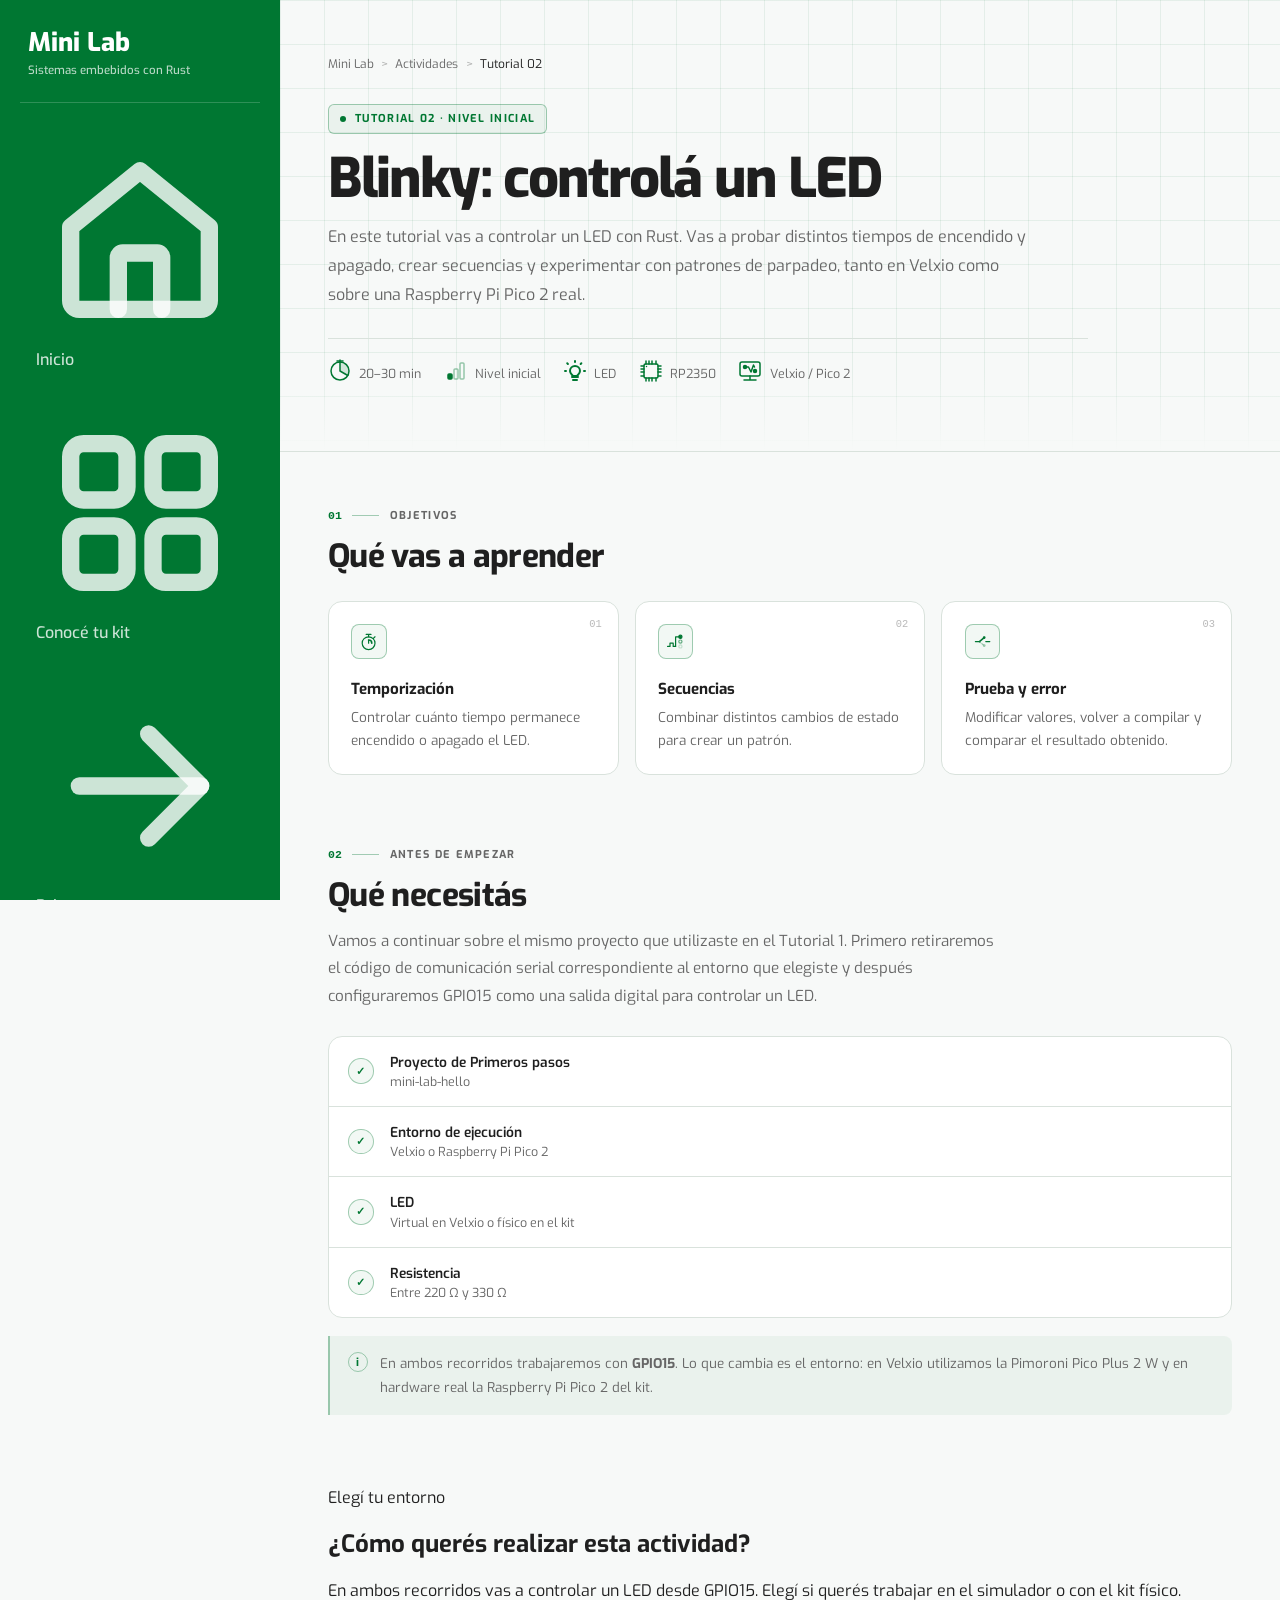
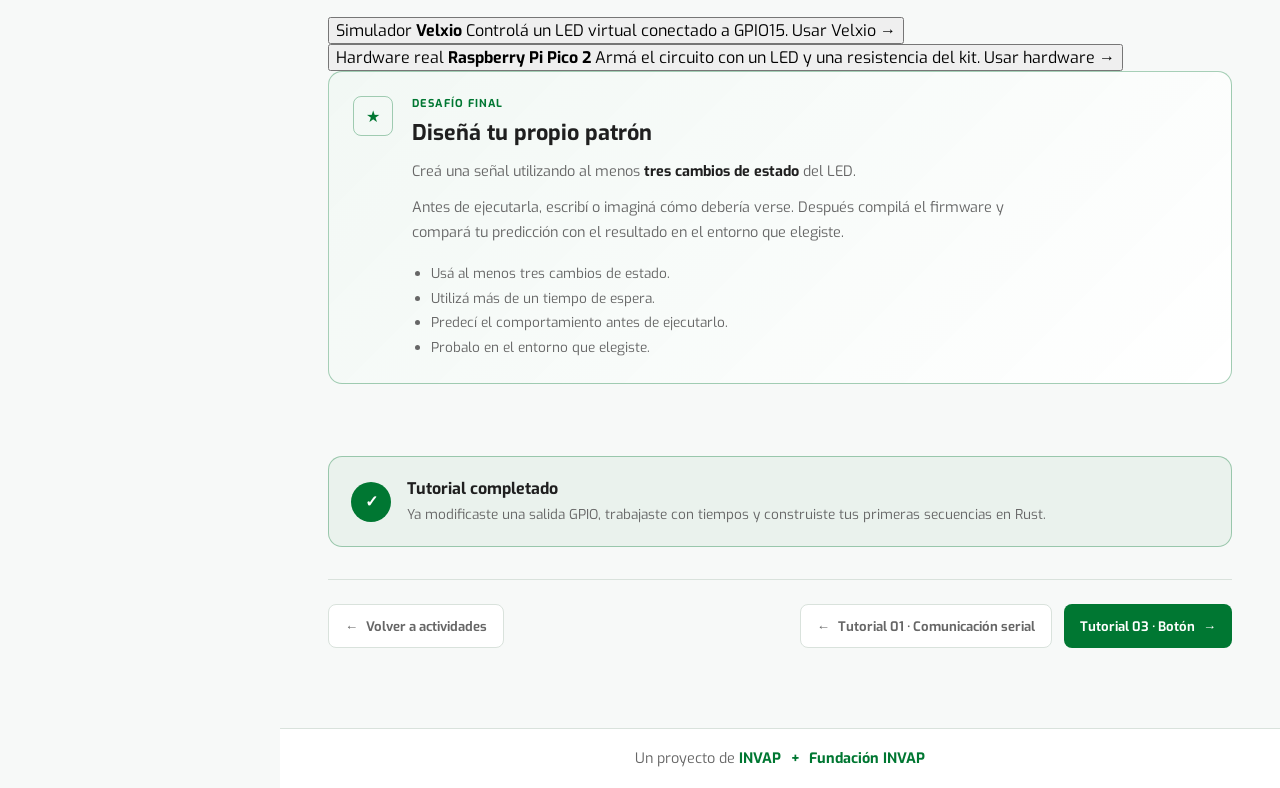
<file: pages/actividades/actividad-02/index.html>
<!doctype html>
<html lang="es">
    <head>
        <meta charset="UTF-8" />
        <meta name="viewport" content="width=device-width, initial-scale=1.0" />

        <meta
            name="description"
            content="Tutorial 02 de Mini Lab: controlá un LED y creá patrones de parpadeo con Rust."
        />

        <link rel="preconnect" href="https://fonts.googleapis.com" />
        <link rel="preconnect" href="https://fonts.gstatic.com" crossorigin />

        <link
            href="https://fonts.googleapis.com/css2?family=Exo:ital,wght@0,100..900;1,100..900&display=swap"
            rel="stylesheet"
        />

        <title>Mini Lab | Tutorial 02: Blinky</title>

        <link rel="stylesheet" href="../../../css/styles.css" />
        <link rel="stylesheet" href="../../../css/pages/actividades.css" />
    </head>

    <body>
        <!-- =========================
        HEADER MOBILE
        ========================= -->
        <header class="site-header">
            <button
                id="menu-button"
                class="site-header__menu-button"
                type="button"
                aria-label="Abrir menú de navegación"
                aria-expanded="false"
                aria-controls="main-navigation"
            >
                ☰
            </button>

            <a href="../../../index.html" class="site-header__brand">
                Mini Lab
            </a>

            <div class="site-header__actions">
                <div class="site-header__logos">
                    <!-- Logos institucionales -->
                </div>

                <button
                    class="theme-toggle"
                    data-theme-toggle
                    type="button"
                    aria-label="Cambiar tema"
                >
                    <svg
                        class="theme-icon sun-icon"
                        xmlns="http://www.w3.org/2000/svg"
                        width="24"
                        height="24"
                        viewBox="0 0 24 24"
                        fill="none"
                        stroke="currentColor"
                        stroke-width="2"
                        stroke-linecap="round"
                        stroke-linejoin="round"
                    >
                        <circle cx="12" cy="12" r="4"></circle>
                        <path
                            d="M12 2v2M12 20v2M4.93 4.93l1.41 1.41M17.66 17.66l1.41 1.41M2 12h2M20 12h2M6.34 17.66l-1.41 1.41M19.07 4.93l-1.41 1.41"
                        ></path>
                    </svg>

                    <svg
                        class="theme-icon moon-icon"
                        xmlns="http://www.w3.org/2000/svg"
                        width="24"
                        height="24"
                        viewBox="0 0 24 24"
                        fill="none"
                        stroke="currentColor"
                        stroke-width="2"
                        stroke-linecap="round"
                        stroke-linejoin="round"
                    >
                        <path d="M12 3a6 6 0 0 0 9 9 9 9 0 1 1-9-9Z"></path>
                    </svg>
                </button>
            </div>
        </header>

        <!-- =========================
        NAVEGACIÓN
        ========================= -->
        <div id="menu-overlay" class="menu-overlay"></div>

        <nav
            id="main-navigation"
            class="site-nav"
            aria-label="Navegación principal"
        >
            <div class="site-nav__header">
                <a href="../../../index.html" class="site-nav__brand">
                    <span class="site-nav__brand-name"> Mini Lab </span>

                    <span class="site-nav__brand-subtitle">
                        Sistemas embebidos con Rust
                    </span>
                </a>

                <button
                    id="menu-close"
                    class="site-nav__close"
                    type="button"
                    aria-label="Cerrar menú de navegación"
                >
                    ✕
                </button>
            </div>

                        <ul class="site-nav__list">

                <li class="site-nav__item">
                    <a href="../../../index.html" class="site-nav__link">
                        <svg xmlns="http://www.w3.org/2000/svg" viewBox="0 0 24 24" class="site-nav__icon" fill="none" stroke="currentColor" stroke-width="2" stroke-linecap="round" stroke-linejoin="round" aria-hidden="true"><path d="M4 10.5L12 4l8 6.5V19a1 1 0 0 1-1 1H5a1 1 0 0 1-1-1v-8.5z"/><path d="M9.5 20v-6a.5.5 0 0 1 .5-.5h4a.5.5 0 0 1 .5.5v6"/></svg>
                        Inicio
                    </a>
                </li>

                <li class="site-nav__item">
                    <a href="../../conoce-tu-kit/" class="site-nav__link">
                        <svg xmlns="http://www.w3.org/2000/svg" viewBox="0 0 24 24" class="site-nav__icon" fill="none" stroke="currentColor" stroke-width="2" stroke-linecap="round" stroke-linejoin="round" aria-hidden="true"><rect x="4" y="4" width="6.5" height="6.5" rx="1.5"/><rect x="13.5" y="4" width="6.5" height="6.5" rx="1.5"/><rect x="4" y="13.5" width="6.5" height="6.5" rx="1.5"/><rect x="13.5" y="13.5" width="6.5" height="6.5" rx="1.5"/></svg>
                        Conocé tu kit
                    </a>
                </li>

                <li class="site-nav__item">
                    <a href="../../primeros-pasos/" class="site-nav__link">
                        <svg xmlns="http://www.w3.org/2000/svg" viewBox="0 0 24 24" class="site-nav__icon" fill="none" stroke="currentColor" stroke-width="2" stroke-linecap="round" stroke-linejoin="round" aria-hidden="true"><line x1="5" y1="12" x2="19" y2="12"/><polyline points="13 6 19 12 13 18"/></svg>
                        Primeros pasos
                    </a>
                </li>

                <li class="site-nav__item site-nav__item-activities">
                    <a href="../" class="site-nav__link site-nav__link--active" aria-current="page">
                        <svg xmlns="http://www.w3.org/2000/svg" viewBox="0 0 24 24" class="site-nav__icon" fill="none" stroke="currentColor" stroke-width="2" stroke-linecap="round" stroke-linejoin="round" aria-hidden="true"><polyline points="8.5 7 4 12 8.5 17"/><polyline points="15.5 7 20 12 15.5 17"/><line x1="13.5" y1="6" x2="10.5" y2="18"/></svg>
                        Actividades
                    </a>
                    <ol class="activities-nav" aria-label="Tutoriales de Mini Lab">
                        <li class="activities-nav__item"><a href="../actividad-01/" class="activities-nav__link"><span class="activities-nav__number">01</span><span class="activities-nav__label">Comunicación serial</span></a></li>
                        <li class="activities-nav__item"><a href="../actividad-02/" class="activities-nav__link activities-nav__link--active" aria-current="page"><span class="activities-nav__number">02</span><span class="activities-nav__label">Blinky</span></a></li>
                        <li class="activities-nav__item"><a href="../actividad-03/" class="activities-nav__link"><span class="activities-nav__number">03</span><span class="activities-nav__label">Botón</span></a></li>
                        <li class="activities-nav__item"><a href="../actividad-04/" class="activities-nav__link"><span class="activities-nav__number">04</span><span class="activities-nav__label">MPU6050</span></a></li>
                    </ol>
                </li>

                <li class="site-nav__item">
                    <a href="../../recursos/" class="site-nav__link">
                        <svg xmlns="http://www.w3.org/2000/svg" viewBox="0 0 24 24" class="site-nav__icon" fill="none" stroke="currentColor" stroke-width="2" stroke-linecap="round" stroke-linejoin="round" aria-hidden="true"><path d="M14 4H6.5A1.5 1.5 0 0 0 5 5.5v13A1.5 1.5 0 0 0 6.5 20h11a1.5 1.5 0 0 0 1.5-1.5V9l-5-5z"/><polyline points="14 4 14 9 19 9"/><line x1="9" y1="13" x2="12.5" y2="13"/><line x1="9" y1="16.5" x2="15" y2="16.5"/></svg>
                        Recursos
                    </a>
                </li>

                <li class="site-nav__item">
                    <a href="../../feedback/" class="site-nav__link">
                        <svg xmlns="http://www.w3.org/2000/svg" viewBox="0 0 24 24" class="site-nav__icon" fill="none" stroke="currentColor" stroke-width="2" stroke-linecap="round" stroke-linejoin="round" aria-hidden="true"><path d="M8 18.93A8 8 0 1 0 5.07 16L4 20Z"/><line x1="9" y1="10.5" x2="15" y2="10.5"/><line x1="9" y1="13.5" x2="13" y2="13.5"/></svg>
                        Feedback
                    </a>
                </li>

                <li class="site-nav__item">
                    <a href="../../ayuda/" class="site-nav__link">
                        <svg xmlns="http://www.w3.org/2000/svg" viewBox="0 0 24 24" class="site-nav__icon" fill="none" stroke="currentColor" stroke-width="2" stroke-linecap="round" stroke-linejoin="round" aria-hidden="true"><circle cx="12" cy="12" r="8"/><path d="M9.8 9.2a2.35 2.35 0 0 1 4.5.8c0 1.55-2.3 2.15-2.3 3.2"/><line x1="12" y1="16.25" x2="12.01" y2="16.25"/></svg>
                        Ayuda
                    </a>
                </li>

            </ul>

            <div class="site-nav__footer">
                <button
                    class="theme-toggle theme-toggle--sidebar"
                    data-theme-toggle
                    type="button"
                    aria-label="Cambiar tema"
                >
                    <svg
                        class="theme-icon sun-icon"
                        xmlns="http://www.w3.org/2000/svg"
                        width="24"
                        height="24"
                        viewBox="0 0 24 24"
                        fill="none"
                        stroke="currentColor"
                        stroke-width="2"
                        stroke-linecap="round"
                        stroke-linejoin="round"
                    >
                        <circle cx="12" cy="12" r="4"></circle>
                        <path
                            d="M12 2v2M12 20v2M4.93 4.93l1.41 1.41M17.66 17.66l1.41 1.41M2 12h2M20 12h2M6.34 17.66l-1.41 1.41M19.07 4.93l-1.41 1.41"
                        ></path>
                    </svg>

                    <svg
                        class="theme-icon moon-icon"
                        xmlns="http://www.w3.org/2000/svg"
                        width="24"
                        height="24"
                        viewBox="0 0 24 24"
                        fill="none"
                        stroke="currentColor"
                        stroke-width="2"
                        stroke-linecap="round"
                        stroke-linejoin="round"
                    >
                        <path d="M12 3a6 6 0 0 0 9 9 9 9 0 1 1-9-9Z"></path>
                    </svg>

                    <span class="theme-toggle__label"> Tema </span>
                </button>
            </div>
        </nav>

        <!-- =========================
        CONTENIDO
        ========================= -->
        <main>
            <!-- =========================
            HERO
            ========================= -->
            <header class="activity-hero">
                <div class="page-container">
                    <nav
                        class="activity-breadcrumb"
                        aria-label="Ruta de navegación"
                    >
                        <a
                            href="../../../index.html"
                            class="activity-breadcrumb__link"
                        >
                            Mini Lab
                        </a>

                        <span
                            class="activity-breadcrumb__separator"
                            aria-hidden="true"
                        >
                            &gt;
                        </span>

                        <a href="../" class="activity-breadcrumb__link">
                            Actividades
                        </a>

                        <span
                            class="activity-breadcrumb__separator"
                            aria-hidden="true"
                        >
                            &gt;
                        </span>

                        <span class="activity-breadcrumb__current">
                            Tutorial 02
                        </span>
                    </nav>

                    <div class="activity-hero__content">
                        <p class="activity-hero__eyebrow">
                            <span
                                class="activity-hero__eyebrow-dot"
                                aria-hidden="true"
                            ></span>

                            Tutorial 02 · Nivel inicial
                        </p>

                        <h1 class="activity-hero__title">
                            Blinky: controlá un LED
                        </h1>

                        <p class="activity-hero__description">
                            En este tutorial vas a controlar un LED con Rust.
                            Vas a probar distintos tiempos de encendido y apagado,
                            crear secuencias y experimentar con patrones de
                            parpadeo, tanto en Velxio como sobre una Raspberry Pi
                            Pico 2 real.
                        </p>

                        <ul
                            class="activity-meta"
                            aria-label="Información del tutorial"
                        >
                            <li class="activity-meta__item">
                                <span
                                    class="activity-meta__icon"
                                    aria-hidden="true"
                                >
                                    <svg
                                        class="activity-meta__icon-svg"
                                        xmlns="http://www.w3.org/2000/svg"
                                        viewBox="0 0 24 24"
                                        width="48"
                                        height="48"
                                        fill="none"
                                        stroke="currentColor"
                                        stroke-width="1.5"
                                        stroke-linecap="round"
                                        stroke-linejoin="round"
                                    >
                                        <!-- Esfera principal -->
                                        <circle cx="12" cy="12" r="9" />

                                        <!-- Botones superiores estilo cronómetro de laboratorio -->
                                        <path d="M12 3V1M9 2h6" />

                                        <!-- Área de tiempo transcurrido (Aproximadamente 25 minutos) -->
                                        <path
                                            d="M12 12V3a9 9 0 0 1 7.8 13.5Z"
                                            fill="currentColor"
                                            fill-opacity="0.15"
                                            stroke="none"
                                        />

                                        <!-- Manecillas internas -->
                                        <path d="M12 12V3M12 12l7.8 4.5" />
                                    </svg>
                                </span>

                                20–30 min
                            </li>

                            <li class="activity-meta__item">
                                <span
                                    class="activity-meta__icon"
                                    aria-hidden="true"
                                >
                                    <svg
                                        class="activity-meta__icon-svg"
                                        xmlns="http://www.w3.org/2000/svg"
                                        viewBox="0 0 24 24"
                                        width="48"
                                        height="48"
                                        fill="none"
                                        stroke="currentColor"
                                        stroke-width="1.5"
                                        stroke-linecap="round"
                                        stroke-linejoin="round"
                                    >
                                        <!-- Barra 1: Nivel Inicial (Rellena para indicar que está activa) -->
                                        <rect
                                            x="4"
                                            y="15"
                                            width="4"
                                            height="5"
                                            rx="1"
                                            fill="currentColor"
                                        />

                                        <!-- Barra 2: Nivel Intermedio (Vacía) -->
                                        <rect
                                            x="10"
                                            y="10"
                                            width="4"
                                            height="10"
                                            rx="1"
                                            opacity="0.4"
                                        />

                                        <!-- Barra 3: Nivel Avanzado (Vacía) -->
                                        <rect
                                            x="16"
                                            y="4"
                                            width="4"
                                            height="16"
                                            rx="1"
                                            opacity="0.4"
                                        />
                                    </svg>
                                </span>

                                Nivel inicial
                            </li>

                            <li class="activity-meta__item">
                                <span
                                    class="activity-meta__icon"
                                    aria-hidden="true"
                                >
                                    <svg
                                        class="activity-meta__icon-svg"
                                        xmlns="http://www.w3.org/2000/svg"
                                        viewBox="0 0 24 24"
                                        width="48"
                                        height="48"
                                        fill="none"
                                        stroke="currentColor"
                                        stroke-width="2"
                                        stroke-linecap="round"
                                        stroke-linejoin="round"
                                    >
                                        <!-- Cuerpo de la bombilla -->
                                        <path
                                            d="M15 18H9M14 21H10M12 2v1M4.22 4.22l.7.7M2 12h1M21 12h1M18.36 4.22l-.7.7"
                                        />
                                        <path
                                            d="M17 12a5 5 0 1 0-10 0c0 2.5 2 3.5 3 5h4c1-1.5 3-2.5 3-5z"
                                        />
                                    </svg>
                                </span>

                                LED
                            </li>

                            <li class="activity-meta__item">
                                <span
                                    class="activity-meta__icon"
                                    aria-hidden="true"
                                >
                                    <svg
                                        class="activity-meta__icon-svg"
                                        xmlns="http://www.w3.org/2000/svg"
                                        viewBox="0 0 24 24"
                                        width="48"
                                        height="48"
                                        fill="none"
                                        stroke="currentColor"
                                        stroke-width="1.5"
                                        stroke-linecap="round"
                                        stroke-linejoin="round"
                                    >
                                        <!-- Cuerpo central del microcontrolador -->
                                        <rect
                                            x="5"
                                            y="5"
                                            width="14"
                                            height="14"
                                            rx="1.5"
                                            fill="none"
                                        />

                                        <!-- Muesca de orientación / Identificador del Pin 1 -->
                                        <circle
                                            cx="7.5"
                                            cy="7.5"
                                            r="0.75"
                                            fill="currentColor"
                                            stroke="none"
                                        />

                                        <!-- Pines Superiores -->
                                        <path d="M7 2v3M10 2v3M13 2v3M17 2v3" />
                                        <!-- Pines Inferiores -->
                                        <path
                                            d="M7 19v3M10 19v3M13 19v3M17 19v3"
                                        />
                                        <!-- Pines Izquierdos -->
                                        <path d="M2 7h3M2 10h3M2 13h3M2 17h3" />
                                        <!-- Pines Derechas -->
                                        <path
                                            d="M19 7h3M19 10h3M19 13h3M19 17h3"
                                        />
                                    </svg>
                                </span>

                                RP2350
                            </li>

                            <li class="activity-meta__item">
                                <span
                                    class="activity-meta__icon"
                                    aria-hidden="true"
                                >
                                    <svg
                                        class="activity-meta__icon-svg"
                                        xmlns="http://www.w3.org/2000/svg"
                                        viewBox="0 0 24 24"
                                        width="48"
                                        height="48"
                                        fill="none"
                                        stroke="currentColor"
                                        stroke-width="1.5"
                                        stroke-linecap="round"
                                        stroke-linejoin="round"
                                    >
                                        <!-- Pantalla del simulador / Área de trabajo -->
                                        <rect
                                            x="2"
                                            y="3"
                                            width="20"
                                            height="14"
                                            rx="2"
                                        />

                                        <!-- Soporte o base de la pantalla -->
                                        <path d="M6 21h12M12 17v4" />

                                        <!-- Nodos de circuito simulados en pantalla -->
                                        <circle
                                            cx="7"
                                            cy="8"
                                            r="1.5"
                                            fill="currentColor"
                                        />
                                        <circle
                                            cx="17"
                                            cy="12"
                                            r="1.5"
                                            fill="currentColor"
                                        />

                                        <!-- Línea de conexión / Onda de señal interactiva -->
                                        <path d="M8.5 8h2l2.5 5 2.5-7 1 2" />
                                    </svg>
                                </span>

                                Velxio / Pico 2
                            </li>
                        </ul>
                    </div>
                </div>
            </header>

            <!-- =========================
            CUERPO
            ========================= -->
            <div class="activity-content">
                <div class="page-container">
                    <!-- =========================
                    OBJETIVOS
                    ========================= -->
                    <section class="activity-section">
                        <header class="activity-section__header">
                            <div class="activity-section__eyebrow">
                                <span class="activity-section__number">
                                    01
                                </span>

                                <span
                                    class="activity-section__line"
                                    aria-hidden="true"
                                ></span>

                                <span class="activity-section__category">
                                    Objetivos
                                </span>
                            </div>

                            <h2 class="activity-section__title">
                                Qué vas a aprender
                            </h2>
                        </header>

                        <div class="learning-grid">
                            <article class="learning-card">
                                <span
                                    class="learning-card__number"
                                    aria-hidden="true"
                                >
                                    01
                                </span>

                                <div
                                    class="learning-card__icon"
                                    aria-hidden="true"
                                >
                                    <svg
                                        class="activity-meta__icon-svg"
                                        xmlns="http://www.w3.org/2000/svg"
                                        viewBox="0 0 24 24"
                                        width="48"
                                        height="48"
                                        fill="none"
                                        stroke="currentColor"
                                        stroke-width="1.5"
                                        stroke-linecap="round"
                                        stroke-linejoin="round"
                                    >
                                        <!-- Cuerpo principal del temporizador -->
                                        <circle cx="12" cy="14" r="8" />

                                        <!-- Botón superior de Inicio/Parada (Pulsador) -->
                                        <path d="M12 6V3M9 3h6" />

                                        <!-- Botón lateral de Reset / Configuración -->
                                        <path d="M18 8l2-2" />

                                        <!-- Indicador interno de cuenta atrás (Arco de tiempo restante) -->
                                        <path
                                            d="M12 10a4 4 0 0 1 4 4"
                                            stroke-width="2"
                                        />
                                        <path d="M12 14V10" />
                                    </svg>
                                </div>

                                <h3 class="learning-card__title">
                                    Temporización
                                </h3>

                                <p class="learning-card__description">
                                    Controlar cuánto tiempo permanece encendido
                                    o apagado el LED.
                                </p>
                            </article>

                            <article class="learning-card">
                                <span
                                    class="learning-card__number"
                                    aria-hidden="true"
                                >
                                    02
                                </span>

                                <div
                                    class="learning-card__icon"
                                    aria-hidden="true"
                                >
                                    <svg
                                        xmlns="http://www.w3.org/2000/svg"
                                        viewBox="0 0 24 24"
                                        width="48"
                                        height="48"
                                        fill="none"
                                        stroke="currentColor"
                                        stroke-width="1.5"
                                        stroke-linecap="round"
                                        stroke-linejoin="round"
                                    >
                                        <!-- Señal de reloj / Pulso de la secuencia -->
                                        <path d="M2 18h3v-4h4v4h3" />

                                        <!-- Línea de distribución hacia los LEDs -->
                                        <path d="M12 18V6h4" />

                                        <!-- Hilera de LEDs verticales en secuencia -->
                                        <!-- LED Superior (Encendido) -->
                                        <circle
                                            cx="18"
                                            cy="6"
                                            r="2"
                                            fill="currentColor"
                                        />
                                        <!-- LED Central (Medio encendido / Atenuado) -->
                                        <circle
                                            cx="18"
                                            cy="12"
                                            r="2"
                                            opacity="0.6"
                                        />
                                        <!-- LED Inferior (Apagado) -->
                                        <circle
                                            cx="18"
                                            cy="18"
                                            r="2"
                                            opacity="0.2"
                                        />
                                    </svg>
                                </div>

                                <h3 class="learning-card__title">Secuencias</h3>

                                <p class="learning-card__description">
                                    Combinar distintos cambios de estado para
                                    crear un patrón.
                                </p>
                            </article>

                            <article class="learning-card">
                                <span
                                    class="learning-card__number"
                                    aria-hidden="true"
                                >
                                    03
                                </span>

                                <div
                                    class="learning-card__icon"
                                    aria-hidden="true"
                                >
                                    <svg
                                        xmlns="http://www.w3.org/2000/svg"
                                        viewBox="0 0 24 24"
                                        width="48"
                                        height="48"
                                        fill="none"
                                        stroke="currentColor"
                                        stroke-width="1.5"
                                        stroke-linecap="round"
                                        stroke-linejoin="round"
                                    >
                                        <!-- Base del interruptor/esquema -->
                                        <path d="M3 12h5M16 12h5" />

                                        <!-- La palanca cambiando de posición (En plena transición de prueba) -->
                                        <path d="M8 12l6-5" stroke-width="2" />
                                        <path
                                            d="M8 12l6 5"
                                            stroke-dasharray="2 2"
                                            opacity="0.4"
                                        />

                                        <!-- Indicadores de estado -->
                                        <circle
                                            cx="14"
                                            cy="7"
                                            r="1"
                                            fill="currentColor"
                                        />
                                        <circle
                                            cx="14"
                                            cy="17"
                                            r="1"
                                            opacity="0.4"
                                        />
                                    </svg>
                                </div>

                                <h3 class="learning-card__title">
                                    Prueba y error
                                </h3>

                                <p class="learning-card__description">
                                    Modificar valores, volver a compilar y
                                    comparar el resultado obtenido.
                                </p>
                            </article>
                        </div>
                    </section>

                    <!-- =========================
                    MATERIALES
                    ========================= -->
                    <section class="activity-section">
                        <header class="activity-section__header">
                            <div class="activity-section__eyebrow">
                                <span class="activity-section__number">
                                    02
                                </span>

                                <span
                                    class="activity-section__line"
                                    aria-hidden="true"
                                ></span>

                                <span class="activity-section__category">
                                    Antes de empezar
                                </span>
                            </div>

                            <h2 class="activity-section__title">
                                Qué necesitás
                            </h2>
                            <p class="activity-section__lead">
                                Vamos a continuar sobre el mismo proyecto que
                                utilizaste en el Tutorial 1. Primero retiraremos
                                el código de comunicación serial correspondiente
                                al entorno que elegiste y después configuraremos
                                GPIO15 como una salida digital para controlar un
                                LED.
                            </p>
                        </header>

                        <div class="activity-materials">
                            <div class="activity-material">
                                <span
                                    class="activity-material__check"
                                    aria-hidden="true"
                                >
                                    ✓
                                </span>

                                <div class="activity-material__content">
                                    <span class="activity-material__name">
                                        Proyecto de Primeros pasos
                                    </span>

                                    <span class="activity-material__detail">
                                        mini-lab-hello
                                    </span>
                                </div>
                            </div>

                            <div class="activity-material">
                                <span
                                    class="activity-material__check"
                                    aria-hidden="true"
                                >
                                    ✓
                                </span>

                                <div class="activity-material__content">
                                    <span class="activity-material__name">
                                        Entorno de ejecución
                                    </span>

                                    <span class="activity-material__detail">
                                        Velxio o Raspberry Pi Pico 2
                                    </span>
                                </div>
                            </div>

                            <div class="activity-material">
                                <span
                                    class="activity-material__check"
                                    aria-hidden="true"
                                >
                                    ✓
                                </span>

                                <div class="activity-material__content">
                                    <span class="activity-material__name">
                                        LED
                                    </span>

                                    <span class="activity-material__detail">
                                        Virtual en Velxio o físico en el kit
                                    </span>
                                </div>
                            </div>

                            <div class="activity-material">
                                <span
                                    class="activity-material__check"
                                    aria-hidden="true"
                                >
                                    ✓
                                </span>

                                <div class="activity-material__content">
                                    <span class="activity-material__name">
                                        Resistencia
                                    </span>

                                    <span class="activity-material__detail">
                                        Entre 220 Ω y 330 Ω
                                    </span>
                                </div>
                            </div>
                        </div>

                        <aside class="activity-note">
                            <span
                                class="activity-note__icon"
                                aria-hidden="true"
                            >
                                i
                            </span>

                            <p>
                                En ambos recorridos trabajaremos con
                                <strong>GPIO15</strong>. Lo que cambia es el
                                entorno: en Velxio utilizamos la Pimoroni Pico
                                Plus 2 W y en hardware real la Raspberry Pi Pico
                                2 del kit.
                            </p>
                        </aside>
                    </section>

                    <section class="activity-mode">
                        <div class="activity-mode__header">
                            <p class="activity-mode__eyebrow">
                                Elegí tu entorno
                            </p>

                            <h2 class="activity-mode__title">
                                ¿Cómo querés realizar esta actividad?
                            </h2>

                            <p class="activity-mode__description">
                                En ambos recorridos vas a controlar un LED desde
                                GPIO15. Elegí si querés trabajar en el simulador
                                o con el kit físico.
                            </p>
                        </div>

                        <div class="activity-mode__grid">
                            <button
                                class="activity-mode__option"
                                type="button"
                                data-tutorial-select="velxio"
                                aria-pressed="false"
                            >
                                <span class="activity-mode__option-label">
                                    Simulador
                                </span>

                                <strong class="activity-mode__option-title">
                                    Velxio
                                </strong>

                                <span class="activity-mode__option-description">
                                    Controlá un LED virtual conectado a GPIO15.
                                </span>

                                <span class="activity-mode__option-action">
                                    Usar Velxio →
                                </span>
                            </button>

                            <button
                                class="activity-mode__option"
                                type="button"
                                data-tutorial-select="hardware"
                                aria-pressed="false"
                            >
                                <span class="activity-mode__option-label">
                                    Hardware real
                                </span>

                                <strong class="activity-mode__option-title">
                                    Raspberry Pi Pico 2
                                </strong>

                                <span class="activity-mode__option-description">
                                    Armá el circuito con un LED y una
                                    resistencia del kit.
                                </span>

                                <span class="activity-mode__option-action">
                                    Usar hardware →
                                </span>
                            </button>
                        </div>
                    </section>

                    <!-- =========================
03 · CONECTAR LED
========================= -->
                    <div
                        class="activity-tutorial"
                        data-tutorial="velxio"
                        hidden
                    >
                        <section
                            id="conectar-led"
                            class="activity-section activity-experiment"
                        >
                            <header class="activity-section__header">
                                <div class="activity-section__eyebrow">
                                    <span class="activity-section__number">
                                        03
                                    </span>

                                    <span
                                        class="activity-section__line"
                                        aria-hidden="true"
                                    ></span>

                                    <span class="activity-section__category">
                                        Conectá
                                    </span>
                                </div>

                                <h2 class="activity-section__title">
                                    Conectá el LED en Velxio
                                </h2>

                                <p class="activity-section__lead">
                                    Antes de programar Blinky, agregá un LED y
                                    una resistencia al circuito virtual.
                                </p>
                            </header>

                            <div class="activity-materials">
                                <div class="activity-material">
                                    <span class="activity-material__check">
                                        1
                                    </span>

                                    <div class="activity-material__content">
                                        <span class="activity-material__name">
                                            GPIO15 → resistencia
                                        </span>

                                        <span class="activity-material__detail">
                                            Conectá GPIO15 a una resistencia de
                                            entre 220 Ω y 330 Ω.
                                        </span>
                                    </div>
                                </div>

                                <div class="activity-material">
                                    <span class="activity-material__check">
                                        2
                                    </span>

                                    <div class="activity-material__content">
                                        <span class="activity-material__name">
                                            Resistencia → LED
                                        </span>

                                        <span class="activity-material__detail">
                                            Conectá la resistencia al ánodo del
                                            LED.
                                        </span>
                                    </div>
                                </div>

                                <div class="activity-material">
                                    <span class="activity-material__check">
                                        3
                                    </span>

                                    <div class="activity-material__content">
                                        <span class="activity-material__name">
                                            LED → GND
                                        </span>

                                        <span class="activity-material__detail">
                                            Conectá el cátodo del LED a GND.
                                        </span>
                                    </div>
                                </div>
                            </div>
                            <figure class="activity-figure">
                                <img
                                    class="activity-figure__image"
                                    src="../../../assets/images/actividades/actividad-02/velxio-setup.png"
                                    alt="Setup de la Actividad 02 en Velxio con un LED conectado a GPIO15 mediante una resistencia"
                                />

                                <figcaption class="activity-figure__caption">
                                    Setup de la Actividad 02 en Velxio. El LED
                                    está conectado a
                                    <code>GPIO15</code> mediante una resistencia
                                    y retorna a <code>GND</code>.
                                </figcaption>
                            </figure>

                            <aside class="activity-note">
                                <span
                                    class="activity-note__icon"
                                    aria-hidden="true"
                                >
                                    i
                                </span>

                                <p>
                                    La resistencia limita la corriente que
                                    circula por el LED. En este tutorial vamos a
                                    controlar el circuito desde
                                    <strong>GPIO15</strong>.
                                </p>
                            </aside>
                        </section>

                        <!--  ===========================
                        04 - Preparar proyecto
                    =================================== -->
                        <section
                            id="preparar-proyecto"
                            class="activity-section activity-experiment"
                        >
                            <header class="activity-section__header">
                                <div class="activity-section__eyebrow">
                                    <span class="activity-section__number">
                                        04
                                    </span>

                                    <span
                                        class="activity-section__line"
                                        aria-hidden="true"
                                    ></span>

                                    <span class="activity-section__category">
                                        Prepará
                                    </span>
                                </div>

                                <h2 class="activity-section__title">
                                    Prepará el proyecto para Blinky
                                </h2>

                                <p class="activity-section__lead">
                                    En el Tutorial 1 utilizamos UART para enviar
                                    mensajes al Serial Monitor. En este tutorial
                                    vamos a concentrarnos únicamente en
                                    controlar una salida digital, así que
                                    primero retiraremos el código de
                                    comunicación serial.
                                </p>
                            </header>

                            <div class="activity-task">
                                <span class="activity-task__label">
                                    Eliminá la configuración UART
                                </span>

                                <p>
                                    Retirá los imports que agregamos para
                                    configurar UART:
                                </p>
                            </div>

                            <div class="command-block">
                                <div class="command-block__header">
                                    <span>Eliminar</span>
                                    <span>Imports UART</span>
                                </div>

                                <pre
                                    class="command-block__code"
                                ><code>use rp235x_hal::fugit::RateExtU32;
use rp235x_hal::uart::{DataBits, StopBits, UartConfig};</code></pre>
                            </div>

                            <p class="activity-section__lead">
                                También eliminá la configuración de UART0:
                            </p>

                            <div class="command-block">
                                <div class="command-block__header">
                                    <span>Eliminar</span>
                                    <span>UART0</span>
                                </div>

                                <pre
                                    class="command-block__code"
                                ><code>let uart_pins = (
    pins.gpio2.into_function(),
    pins.gpio3.into_function(),
);

let uart0 =
    hal::uart::UartPeripheral::new(
        pac.UART0,
        uart_pins,
        &mut pac.RESETS,
    )
    .enable(
        UartConfig::new(
            115200.Hz(),
            DataBits::Eight,
            None,
            StopBits::One,
        ),
        clocks.peripheral_clock.freq(),
    )
    .unwrap();</code></pre>
                            </div>

                            <p class="activity-section__lead">
                                Por último, eliminá el <code>loop</code> del
                                Tutorial 1. Lo vamos a reemplazar por el
                                programa que controla el LED.
                            </p>

                            <div class="command-block">
                                <div class="command-block__header">
                                    <span>Eliminar</span>
                                    <span>Loop UART</span>
                                </div>

                                <pre class="command-block__code"><code>loop {
    uart0.write_full_blocking(b"Hola Mini Lab!\r\n");
    delay.delay_ms(1000);
}</code></pre>
                            </div>

                            <aside class="activity-note">
                                <span
                                    class="activity-note__icon"
                                    aria-hidden="true"
                                >
                                    i
                                </span>

                                <p>
                                    Conservá la inicialización del
                                    microcontrolador, los clocks, los pines y
                                    <code>delay</code>. Todo eso sigue siendo
                                    necesario para este tutorial.
                                </p>
                            </aside>
                        </section>

                        <!-- =========================
                    05 - Configurar GPIO15 como salida
                    ========================= -->
                        <section
                            id="configurar-led"
                            class="activity-section activity-experiment"
                        >
                            <header class="activity-section__header">
                                <div class="activity-section__eyebrow">
                                    <span class="activity-section__number">
                                        05
                                    </span>

                                    <span
                                        class="activity-section__line"
                                        aria-hidden="true"
                                    ></span>

                                    <span class="activity-section__category">
                                        Configurá
                                    </span>
                                </div>

                                <h2 class="activity-section__title">
                                    Configurá GPIO15 como salida
                                </h2>

                                <p class="activity-section__lead">
                                    Un GPIO puede cumplir distintas funciones.
                                    Para controlar un LED necesitamos configurar
                                    GPIO15 como una
                                    <strong>salida digital</strong>.
                                </p>
                            </header>

                            <p class="activity-section__lead">
                                Primero agregá el trait que nos permite
                                controlar pines de salida:
                            </p>

                            <div class="command-block">
                                <div class="command-block__header">
                                    <span>src/main.rs</span>
                                    <span>Import</span>
                                </div>

                                <pre
                                    class="command-block__code"
                                ><code>use embedded_hal::digital::OutputPin;</code></pre>
                            </div>

                            <p class="activity-section__lead">
                                Después de crear <code>pins</code>, configurá
                                GPIO15:
                            </p>

                            <div class="command-block">
                                <div class="command-block__header">
                                    <span>src/main.rs</span>
                                    <span>GPIO15</span>
                                </div>

                                <pre
                                    class="command-block__code"
                                ><code>let mut led_pin = pins.gpio15.into_push_pull_output();</code></pre>
                            </div>

                            <aside class="activity-note">
                                <span
                                    class="activity-note__icon"
                                    aria-hidden="true"
                                >
                                    Rust
                                </span>

                                <p>
                                    Usamos <code>mut</code> porque el estado de
                                    <code>led_pin</code> va a cambiar durante la
                                    ejecución: algunas veces tendrá un nivel
                                    lógico alto y otras uno bajo.
                                </p>
                            </aside>

                            <aside class="activity-note">
                                <span
                                    class="activity-note__icon"
                                    aria-hidden="true"
                                >
                                    i
                                </span>

                                <p>
                                    <code>into_push_pull_output()</code>
                                    configura GPIO15 como una salida digital. A
                                    partir de ese momento el microcontrolador
                                    puede establecer directamente un nivel
                                    <strong>HIGH</strong> o
                                    <strong>LOW</strong> sobre el pin.
                                </p>
                            </aside>
                        </section>

                        <!-- ====================
                    06 - Hacer parpadear el LED
                    ==================== -->
                        <section
                            id="primer-blinky"
                            class="activity-section activity-experiment"
                        >
                            <header class="activity-section__header">
                                <div class="activity-section__eyebrow">
                                    <span class="activity-section__number">
                                        06
                                    </span>

                                    <span
                                        class="activity-section__line"
                                        aria-hidden="true"
                                    ></span>

                                    <span class="activity-section__category">
                                        Programá
                                    </span>
                                </div>

                                <h2 class="activity-section__title">
                                    Hacé parpadear el LED
                                </h2>

                                <p class="activity-section__lead">
                                    Vamos a alternar el estado de GPIO15 cada
                                    500 ms. El resultado será un LED que se
                                    enciende y se apaga una vez por segundo.
                                </p>
                            </header>

                            <div class="command-block">
                                <div class="command-block__header">
                                    <span>src/main.rs</span>
                                    <span>Loop</span>
                                </div>

                                <pre class="command-block__code"><code>loop {
    led_pin.set_high().unwrap();
    delay.delay_ms(500);

    led_pin.set_low().unwrap();
    delay.delay_ms(500);
}</code></pre>
                            </div>

                            <aside class="activity-note">
                                <span
                                    class="activity-note__icon"
                                    aria-hidden="true"
                                >
                                    i
                                </span>

                                <p>
                                    <code>set_high()</code> coloca GPIO15 en
                                    nivel lógico alto y enciende el LED.
                                    <code>set_low()</code> vuelve el pin a nivel
                                    bajo y lo apaga.
                                </p>
                            </aside>

                            <aside class="activity-note">
                                <span
                                    class="activity-note__icon"
                                    aria-hidden="true"
                                >
                                    i
                                </span>

                                <p>
                                    <code>delay.delay_ms(500)</code> detiene el
                                    programa durante 500 milisegundos antes de
                                    continuar con la siguiente instrucción.
                                </p>
                            </aside>
                        </section>

                        <!-- =============
                    07 - Compilar y probar Blinky
                    ==================-->
                        <section
                            id="probar-blinky"
                            class="activity-section activity-experiment"
                        >
                            <header class="activity-section__header">
                                <div class="activity-section__eyebrow">
                                    <span class="activity-section__number">
                                        07
                                    </span>

                                    <span
                                        class="activity-section__line"
                                        aria-hidden="true"
                                    ></span>

                                    <span class="activity-section__category">
                                        Comprobá
                                    </span>
                                </div>

                                <h2 class="activity-section__title">
                                    Compilá y probá Blinky
                                </h2>

                                <p class="activity-section__lead">
                                    Antes de modificar los tiempos, comprobá que
                                    el programa básico funciona correctamente.
                                </p>
                            </header>

                            <div class="command-block">
                                <div class="command-block__header">
                                    <span>Terminal</span>
                                    <span>Release</span>
                                </div>

                                <pre
                                    class="command-block__code"
                                ><code>cargo build --release</code></pre>
                            </div>

                            <div class="activity-task">
                                <span class="activity-task__label">
                                    En Velxio
                                </span>

                                <p>
                                    Cargá el nuevo ELF, ejecutá la simulación y
                                    comprobá que el LED conectado a GPIO15
                                    permanece 500 ms encendido y 500 ms apagado.
                                </p>
                            </div>
                        </section>

                        <!-- =============
                     cambiar velocidad
                    -->
                        <section
                            id="cambiar-velocidad"
                            class="activity-section activity-experiment"
                        >
                            <header class="activity-section__header">
                                <div class="activity-section__eyebrow">
                                    <span class="activity-section__number">
                                        08
                                    </span>

                                    <span
                                        class="activity-section__line"
                                        aria-hidden="true"
                                    ></span>

                                    <span class="activity-section__category">
                                        Experimentá
                                    </span>
                                </div>

                                <h2 class="activity-section__title">
                                    Cambiá la velocidad
                                </h2>

                                <p class="activity-section__lead">
                                    Ya comprobaste que Blinky funciona con
                                    intervalos de 500 ms. Ahora modificá
                                    solamente los tiempos para observar cómo
                                    cambia la frecuencia del parpadeo.
                                </p>
                            </header>

                            <div class="activity-experiment__main">
                                <div class="command-block">
                                    <div class="command-block__header">
                                        <span>src/main.rs</span>
                                    </div>

                                    <pre
                                        class="command-block__code"
                                    ><code>loop {
    led_pin.set_high().unwrap();
    delay.delay_ms(500);

    led_pin.set_low().unwrap();
    delay.delay_ms(500);
}</code></pre>
                                </div>

                                <div class="activity-task">
                                    <span class="activity-task__label">
                                        Tu objetivo
                                    </span>

                                    <p>
                                        Hacé que el LED parpadee
                                        <strong>el doble de rápido</strong>.
                                    </p>
                                </div>
                            </div>
                        </section>

                        <!-- =========================
                    09 - Hacer un destello corto
                    ========================= -->
                        <section
                            id="destello-corto"
                            class="activity-section activity-experiment"
                        >
                            <header class="activity-section__header">
                                <div class="activity-section__eyebrow">
                                    <span class="activity-section__number">
                                        09
                                    </span>

                                    <span
                                        class="activity-section__line"
                                        aria-hidden="true"
                                    ></span>

                                    <span class="activity-section__category">
                                        Experimentá
                                    </span>
                                </div>

                                <h2 class="activity-section__title">
                                    Hacé un destello corto
                                </h2>

                                <p class="activity-section__lead">
                                    Los tiempos de encendido y apagado no tienen
                                    que ser iguales. Ahora vamos a crear un
                                    destello breve seguido por una pausa más
                                    larga.
                                </p>
                            </header>

                            <div class="activity-pattern">
                                <div class="activity-pattern__item">
                                    <span class="activity-pattern__label">
                                        Encendido
                                    </span>

                                    <strong class="activity-pattern__value">
                                        100 ms
                                    </strong>
                                </div>

                                <span
                                    class="activity-pattern__arrow"
                                    aria-hidden="true"
                                >
                                    →
                                </span>

                                <div class="activity-pattern__item">
                                    <span class="activity-pattern__label">
                                        Apagado
                                    </span>

                                    <strong class="activity-pattern__value">
                                        900 ms
                                    </strong>
                                </div>
                            </div>

                            <div class="command-block">
                                <div class="command-block__header">
                                    <span>src/main.rs</span>
                                </div>

                                <pre class="command-block__code"><code>loop {
    led_pin.set_high().unwrap();
    delay.delay_ms(100);

    led_pin.set_low().unwrap();
    delay.delay_ms(900);
}</code></pre>
                            </div>
                        </section>

                        <!-- =========================
                    10 - Crear una secuencia
                    ========================= -->
                        <section
                            id="crear-patron"
                            class="activity-section activity-experiment"
                        >
                            <header class="activity-section__header">
                                <div class="activity-section__eyebrow">
                                    <span class="activity-section__number">
                                        10
                                    </span>

                                    <span
                                        class="activity-section__line"
                                        aria-hidden="true"
                                    ></span>

                                    <span class="activity-section__category">
                                        Experimentá
                                    </span>
                                </div>

                                <h2 class="activity-section__title">
                                    Creá una secuencia
                                </h2>

                                <p class="activity-section__lead">
                                    Ahora combiná varios cambios de estado.
                                    Vamos a generar dos destellos rápidos
                                    seguidos por una pausa más larga.
                                </p>
                            </header>

                            <div
                                class="activity-sequence"
                                aria-label="Dos destellos cortos y una pausa larga"
                            >
                                <span
                                    class="activity-sequence__on"
                                    title="LED encendido"
                                >
                                    ●
                                </span>

                                <span
                                    class="activity-sequence__off"
                                    title="LED apagado"
                                >
                                    ○
                                </span>

                                <span
                                    class="activity-sequence__on"
                                    title="LED encendido"
                                >
                                    ●
                                </span>

                                <span
                                    class="activity-sequence__pause"
                                    aria-hidden="true"
                                ></span>

                                <span
                                    class="activity-sequence__off"
                                    title="LED apagado"
                                >
                                    ○
                                </span>
                            </div>

                            <div class="command-block">
                                <div class="command-block__header">
                                    <span>src/main.rs</span>
                                </div>

                                <pre class="command-block__code"><code>loop {
    led_pin.set_high().unwrap();
    delay.delay_ms(150);

    led_pin.set_low().unwrap();
    delay.delay_ms(150);

    led_pin.set_high().unwrap();
    delay.delay_ms(150);

    led_pin.set_low().unwrap();
    delay.delay_ms(700);
}</code></pre>
                            </div>

                            <aside class="activity-note">
                                <span
                                    class="activity-note__icon"
                                    aria-hidden="true"
                                >
                                    i
                                </span>

                                <p>
                                    Modificá el código, ejecutá nuevamente
                                    <code>cargo build --release</code> y cargá
                                    el nuevo ELF en Velxio para comparar el
                                    resultado.
                                </p>
                            </aside>
                        </section>
                    </div>
                    <div
                        class="activity-tutorial"
                        data-tutorial="hardware"
                        hidden
                    >
                        <section
                            id="recorrido-hardware"
                            class="activity-section activity-experiment"
                        >
                            <header class="activity-section__header">
                                <div class="activity-section__eyebrow">
                                    <span class="activity-section__number">
                                        HW 01
                                    </span>

                                    <span
                                        class="activity-section__line"
                                        aria-hidden="true"
                                    ></span>

                                    <span class="activity-section__category">
                                        Hardware real
                                    </span>
                                </div>

                                <h2 class="activity-section__title">
                                    Conectá el LED a la Pico 2
                                </h2>

                                <p class="activity-section__lead">
                                    Vamos a construir físicamente el mismo
                                    circuito que utilizamos en Velxio. GPIO15
                                    controlará un LED conectado mediante una
                                    resistencia.
                                </p>
                            </header>

                            <div class="activity-materials">
                                <div class="activity-material">
                                    <span class="activity-material__check">
                                        1
                                    </span>

                                    <div class="activity-material__content">
                                        <span class="activity-material__name">
                                            GPIO15 → resistencia
                                        </span>

                                        <span class="activity-material__detail">
                                            Conectá GPIO15 a una resistencia de
                                            entre 220 Ω y 330 Ω.
                                        </span>
                                    </div>
                                </div>

                                <div class="activity-material">
                                    <span class="activity-material__check">
                                        2
                                    </span>

                                    <div class="activity-material__content">
                                        <span class="activity-material__name">
                                            Resistencia → ánodo del LED
                                        </span>

                                        <span class="activity-material__detail">
                                            Conectá la resistencia a la pata
                                            larga del LED.
                                        </span>
                                    </div>
                                </div>

                                <div class="activity-material">
                                    <span class="activity-material__check">
                                        3
                                    </span>

                                    <div class="activity-material__content">
                                        <span class="activity-material__name">
                                            Cátodo → GND
                                        </span>

                                        <span class="activity-material__detail">
                                            Conectá la pata corta del LED a GND.
                                        </span>
                                    </div>
                                </div>
                            </div>

                            <aside class="activity-note">
                                <span
                                    class="activity-note__icon"
                                    aria-hidden="true"
                                >
                                    i
                                </span>

                                <p>
                                    La resistencia limita la corriente que
                                    atraviesa el LED. No conectes el LED
                                    directamente entre GPIO15 y GND.
                                </p>
                            </aside>
                        </section>
                        <section class="activity-section activity-experiment">
                            <header class="activity-section__header">
                                <div class="activity-section__eyebrow">
                                    <span class="activity-section__number">
                                        HW 02
                                    </span>

                                    <span
                                        class="activity-section__line"
                                        aria-hidden="true"
                                    ></span>

                                    <span class="activity-section__category">
                                        Prepará
                                    </span>
                                </div>

                                <h2 class="activity-section__title">
                                    Retirá la comunicación USB del tutorial
                                    anterior
                                </h2>

                                <p class="activity-section__lead">
                                    En el Tutorial 1 utilizamos USB CDC para
                                    enviar mensajes a la computadora. En Blinky
                                    ya no necesitamos comunicación serial: vamos
                                    a concentrarnos únicamente en controlar
                                    GPIO15.
                                </p>
                            </header>

                            <div class="activity-task">
                                <span class="activity-task__label">
                                    Limpiá src/main.rs
                                </span>

                                <p>
                                    Eliminá los imports de
                                    <code>usb-device</code> y
                                    <code>usbd-serial</code>, además de
                                    <code>timer</code>, <code>usb_bus</code>,
                                    <code>serial</code>, <code>usb_dev</code> y
                                    el loop que enviaba
                                    <code>Hola Mini Lab!</code>.
                                </p>
                            </div>

                            <aside class="activity-note">
                                <span
                                    class="activity-note__icon"
                                    aria-hidden="true"
                                >
                                    i
                                </span>

                                <p>
                                    Conservá la inicialización del
                                    microcontrolador, los clocks y los pines. A
                                    continuación vamos a crear un nuevo
                                    <code>delay</code> para controlar los
                                    tiempos de Blinky.
                                </p>
                            </aside>
                        </section>
                        <section class="activity-section activity-experiment">
                            <header class="activity-section__header">
                                <div class="activity-section__eyebrow">
                                    <span class="activity-section__number">
                                        HW 03
                                    </span>

                                    <span
                                        class="activity-section__line"
                                        aria-hidden="true"
                                    ></span>

                                    <span class="activity-section__category">
                                        Configurá
                                    </span>
                                </div>
                                <h2 class="activity-section__title">
                                    Configurá GPIO15 como salida
                                </h2>

                                <p class="activity-section__lead">
                                    Para controlar el LED físico necesitamos
                                    configurar GPIO15 como una salida digital.
                                </p>
                            </header>

                            <p class="activity-section__lead">
                                Primero creá el delay que utilizaremos para
                                controlar los tiempos de encendido y apagado:
                            </p>

                            <div class="command-block">
                                <div class="command-block__header">
                                    <span>src/main.rs</span>
                                    <span>Delay</span>
                                </div>

                                <pre
                                    class="command-block__code"
                                ><code>let mut delay = cortex_m::delay::Delay::new(
    core.SYST,
    clocks.system_clock.freq().to_Hz(),
);</code></pre>
                            </div>

                            <p class="activity-section__lead">
                                Agregá el trait que permite controlar pines de
                                salida:
                            </p>

                            <div class="command-block">
                                <div class="command-block__header">
                                    <span>src/main.rs</span>
                                    <span>Import</span>
                                </div>

                                <pre
                                    class="command-block__code"
                                ><code>use embedded_hal::digital::OutputPin;</code></pre>
                            </div>

                            <p class="activity-section__lead">
                                Después de crear <code>pins</code>, configurá
                                GPIO15:
                            </p>

                            <div class="command-block">
                                <div class="command-block__header">
                                    <span>src/main.rs</span>
                                    <span>GPIO15</span>
                                </div>

                                <pre
                                    class="command-block__code"
                                ><code>let mut led_pin =
    pins.gpio15.into_push_pull_output();</code></pre>
                            </div>

                            <aside class="activity-note">
                                <span
                                    class="activity-note__icon"
                                    aria-hidden="true"
                                >
                                    i
                                </span>

                                <p>
                                    El mismo GPIO15 que utilizamos en Velxio
                                    controla ahora un pin físico de la Raspberry
                                    Pi Pico 2. Cuando escribimos HIGH o LOW
                                    sobre ese GPIO estamos modificando el nivel
                                    eléctrico real del pin.
                                </p>
                            </aside>
                        </section>
                        <section class="activity-section activity-experiment">
                            <header class="activity-section__header">
                                <div class="activity-section__eyebrow">
                                    <span class="activity-section__number">
                                        HW 04
                                    </span>

                                    <span
                                        class="activity-section__line"
                                        aria-hidden="true"
                                    ></span>

                                    <span class="activity-section__category">
                                        Programá
                                    </span>
                                </div>

                                <h2 class="activity-section__title">
                                    Hacé parpadear el LED físico
                                </h2>

                                <p class="activity-section__lead">
                                    Vamos a alternar el estado de GPIO15 cada
                                    500 ms. El circuito físico tendrá el mismo
                                    comportamiento que observaste en el
                                    simulador.
                                </p>
                            </header>

                            <div class="command-block">
                                <div class="command-block__header">
                                    <span>src/main.rs</span>
                                    <span>Loop</span>
                                </div>

                                <pre class="command-block__code"><code>loop {
    led_pin.set_high().unwrap();
    delay.delay_ms(500);

    led_pin.set_low().unwrap();
    delay.delay_ms(500);
}</code></pre>
                            </div>

                            <aside class="activity-note">
                                <span
                                    class="activity-note__icon"
                                    aria-hidden="true"
                                >
                                    Rust
                                </span>

                                <p>
                                    <code>set_high()</code> coloca GPIO15 en
                                    nivel lógico alto y enciende el LED.
                                    <code>set_low()</code> vuelve el pin a nivel
                                    bajo y lo apaga.
                                </p>
                            </aside>
                        </section>
                        <section class="activity-section activity-experiment">
                            <header class="activity-section__header">
                                <div class="activity-section__eyebrow">
                                    <span class="activity-section__number">
                                        HW 05
                                    </span>

                                    <span
                                        class="activity-section__line"
                                        aria-hidden="true"
                                    ></span>

                                    <span class="activity-section__category">
                                        Ejecutá
                                    </span>
                                </div>

                                <h2 class="activity-section__title">
                                    Cargá Blinky en la Pico 2
                                </h2>

                                <p class="activity-section__lead">
                                    Compilá el firmware y cargalo sobre la placa
                                    utilizando la configuración de
                                    <code>picotool</code> que preparaste en el
                                    Tutorial 1.
                                </p>
                            </header>

                            <div class="command-block">
                                <div class="command-block__header">
                                    <span>Terminal</span>
                                    <span>Hardware</span>
                                </div>

                                <pre
                                    class="command-block__code"
                                ><code>cargo run --release</code></pre>
                            </div>

                            <aside class="activity-note">
                                <span
                                    class="activity-note__icon"
                                    aria-hidden="true"
                                >
                                    i
                                </span>

                                <p>
                                    El runner configurado en
                                    <code>.cargo/config.toml</code> utiliza
                                    <code>picotool</code> para cargar y ejecutar
                                    el firmware sobre la Raspberry Pi Pico 2.
                                </p>
                            </aside>
                        </section>
                        <section class="activity-section activity-experiment">
                            <header class="activity-section__header">
                                <div class="activity-section__eyebrow">
                                    <span class="activity-section__number">
                                        HW 06
                                    </span>

                                    <span
                                        class="activity-section__line"
                                        aria-hidden="true"
                                    ></span>

                                    <span class="activity-section__category">
                                        Comprobá
                                    </span>
                                </div>

                                <h2 class="activity-section__title">
                                    Observá el LED
                                </h2>

                                <p class="activity-section__lead">
                                    Una vez cargado el firmware, el LED
                                    conectado a GPIO15 debería encenderse
                                    durante 500 ms y apagarse durante otros 500
                                    ms de forma continua.
                                </p>
                            </header>

                            <div class="activity-task">
                                <span class="activity-task__label">
                                    Resultado esperado
                                </span>

                                <p>
                                    El LED debería completar aproximadamente un
                                    ciclo de encendido y apagado por segundo.
                                </p>
                            </div>

                            <aside class="activity-note">
                                <span
                                    class="activity-note__icon"
                                    aria-hidden="true"
                                >
                                    ✓
                                </span>

                                <p>
                                    Si el comportamiento coincide con el de
                                    Velxio, el mismo firmware de control GPIO
                                    está funcionando correctamente sobre
                                    hardware real.
                                </p>
                            </aside>
                        </section>
                    </div>
                    <!-- =========================
                    DESAFÍO
                    ========================= -->
                    <section class="activity-section">
                        <div class="activity-challenge">
                            <div
                                class="activity-challenge__icon"
                                aria-hidden="true"
                            >
                                ★
                            </div>

                            <div class="activity-challenge__content">
                                <p class="activity-challenge__eyebrow">
                                    Desafío final
                                </p>

                                <h2 class="activity-challenge__title">
                                    Diseñá tu propio patrón
                                </h2>

                                <p class="activity-challenge__description">
                                    Creá una señal utilizando al menos
                                    <strong> tres cambios de estado </strong>
                                    del LED.
                                </p>

                                <p class="activity-challenge__description">
                                    Antes de ejecutarla, escribí o imaginá cómo
                                    debería verse. Después compilá el firmware y
                                    compará tu predicción con el resultado en el
                                    entorno que elegiste.
                                </p>

                                <ul class="activity-challenge__checklist">
                                    <li>
                                        Usá al menos tres cambios de estado.
                                    </li>

                                    <li>Utilizá más de un tiempo de espera.</li>

                                    <li>
                                        Predecí el comportamiento antes de
                                        ejecutarlo.
                                    </li>

                                    <li>Probalo en el entorno que elegiste.</li>
                                </ul>
                            </div>
                        </div>
                    </section>

                    <!-- =========================
                    COMPLETADO
                    ========================= -->
                    <section class="activity-complete">
                        <span
                            class="activity-complete__icon"
                            aria-hidden="true"
                        >
                            ✓
                        </span>

                        <div class="activity-complete__content">
                            <h2 class="activity-complete__title">
                                Tutorial completado
                            </h2>

                            <p class="activity-complete__description">
                                Ya modificaste una salida GPIO, trabajaste con
                                tiempos y construiste tus primeras secuencias en
                                Rust.
                            </p>
                        </div>
                    </section>

                    <!-- =========================
                    NAVEGACIÓN FINAL
                    ========================= -->
                    <nav
                        class="activity-footer-nav"
                        aria-label="Navegación entre tutoriales"
                    >
                        <a href="../" class="activity-footer-nav__home">
                            <span aria-hidden="true">←</span>
                            Volver a actividades
                        </a>

                        <div class="activity-footer-nav__sequence">
                            <a
                                href="../actividad-01/"
                                class="activity-footer-nav__back"
                            >
                                <span aria-hidden="true">←</span>
                                Tutorial 01 · Comunicación serial
                            </a>

                            <a
                                href="../actividad-03/"
                                class="activity-footer-nav__next"
                            >
                                Tutorial 03 · Botón
                                <span aria-hidden="true">→</span>
                            </a>
                        </div>
                    </nav>
                </div>
            </div>
        </main>

        <!-- =========================
        FOOTER
        ========================= -->
        <footer class="site-footer">
            <p>
                Un proyecto de
                <strong>INVAP</strong>

                <span class="site-footer__plus"> + </span>

                <strong>Fundación INVAP</strong>
            </p>
        </footer>

        <script src="../../../js/main.js" defer></script>
    </body>
</html>
</file>
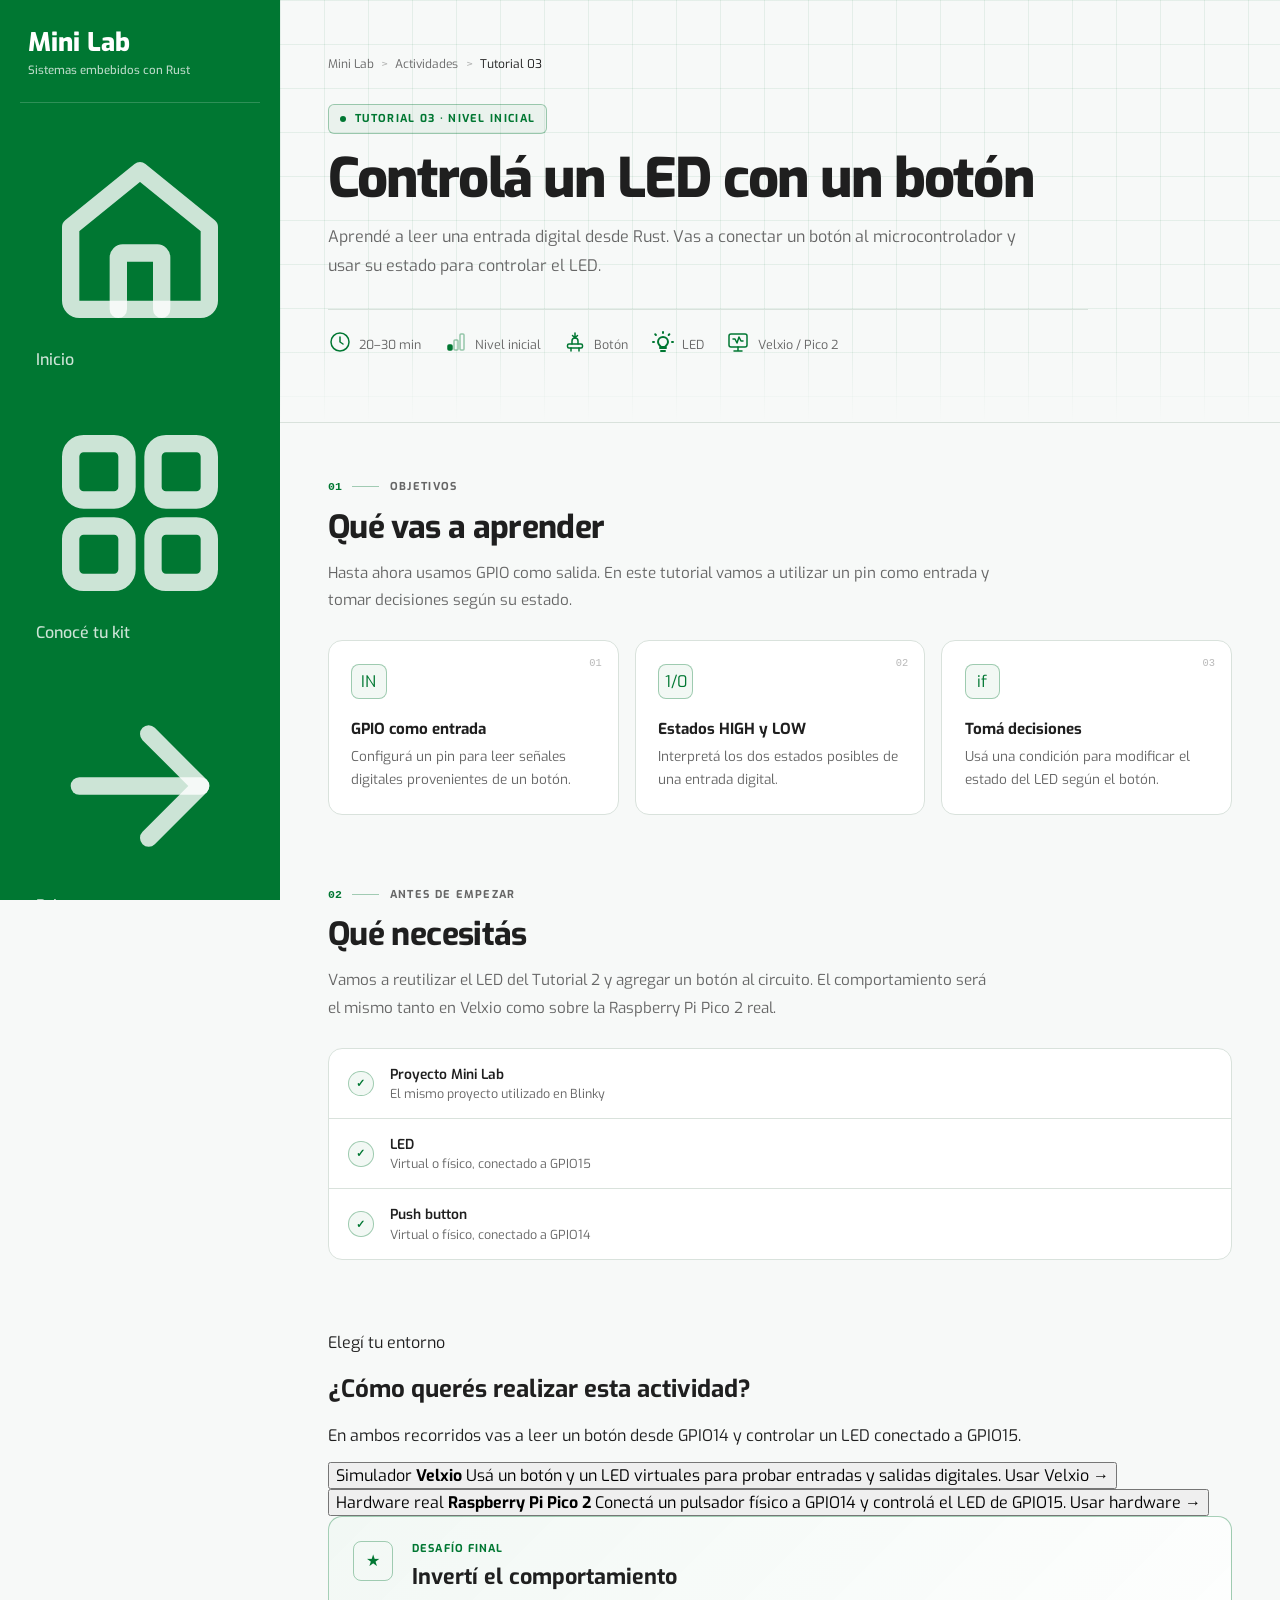
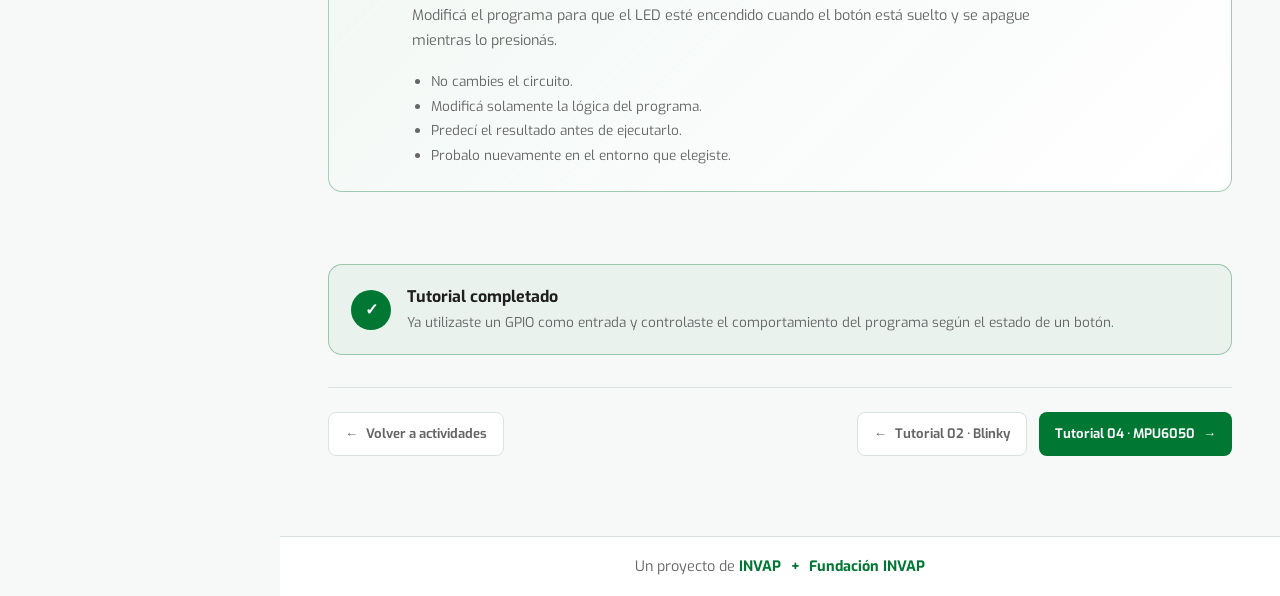
<file: pages/actividades/actividad-03/index.html>
<!doctype html>
<html lang="es">
    <head>
        <meta charset="UTF-8" />
        <meta name="viewport" content="width=device-width, initial-scale=1.0" />
        <meta
            name="description"
            content="Tutorial 03 de Mini Lab: leé un botón como entrada digital y controlá un LED con Rust."
        />

        <link rel="preconnect" href="https://fonts.googleapis.com" />
        <link rel="preconnect" href="https://fonts.gstatic.com" crossorigin />
        <link
            href="https://fonts.googleapis.com/css2?family=Exo:ital,wght@0,100..900;1,100..900&display=swap"
            rel="stylesheet"
        />

        <title>Mini Lab | Tutorial 03: Botón</title>

        <link rel="stylesheet" href="../../../css/styles.css" />
        <link rel="stylesheet" href="../../../css/pages/actividades.css" />
    </head>

    <body>
        <!-- =========================
        HEADER
        ========================= -->

        <header class="site-header">
            <button
                id="menu-button"
                class="site-header__menu-button"
                type="button"
                aria-label="Abrir menú de navegación"
                aria-expanded="false"
                aria-controls="main-navigation"
            >
                ☰
            </button>

            <a href="../../../index.html" class="site-header__brand">
                Mini Lab
            </a>

            <div class="site-header__actions">
                <div class="site-header__logos">
                    <!-- Logos institucionales -->
                </div>

                <button
                    class="theme-toggle"
                    data-theme-toggle
                    type="button"
                    aria-label="Cambiar tema"
                >
                    <svg
                        class="theme-icon sun-icon"
                        xmlns="http://www.w3.org/2000/svg"
                        width="24"
                        height="24"
                        viewBox="0 0 24 24"
                        fill="none"
                        stroke="currentColor"
                        stroke-width="2"
                        stroke-linecap="round"
                        stroke-linejoin="round"
                    >
                        <circle cx="12" cy="12" r="4"></circle>
                        <path
                            d="M12 2v2M12 20v2M4.93 4.93l1.41 1.41M17.66 17.66l1.41 1.41M2 12h2M20 12h2M6.34 17.66l-1.41 1.41M19.07 4.93l-1.41 1.41"
                        ></path>
                    </svg>

                    <svg
                        class="theme-icon moon-icon"
                        xmlns="http://www.w3.org/2000/svg"
                        width="24"
                        height="24"
                        viewBox="0 0 24 24"
                        fill="none"
                        stroke="currentColor"
                        stroke-width="2"
                        stroke-linecap="round"
                        stroke-linejoin="round"
                    >
                        <path d="M12 3a6 6 0 0 0 9 9 9 9 0 1 1-9-9Z"></path>
                    </svg>
                </button>
            </div>
        </header>

        <!-- =========================
        NAVEGACIÓN
        ========================= -->

        <div id="menu-overlay" class="menu-overlay"></div>

        <nav
            id="main-navigation"
            class="site-nav"
            aria-label="Navegación principal"
        >
            <div class="site-nav__header">
                <a href="../../../index.html" class="site-nav__brand">
                    <span class="site-nav__brand-name"> Mini Lab </span>

                    <span class="site-nav__brand-subtitle">
                        Sistemas embebidos con Rust
                    </span>
                </a>

                <button
                    id="menu-close"
                    class="site-nav__close"
                    type="button"
                    aria-label="Cerrar menú de navegación"
                >
                    ✕
                </button>
            </div>

                        <ul class="site-nav__list">

                <li class="site-nav__item">
                    <a href="../../../index.html" class="site-nav__link">
                        <svg xmlns="http://www.w3.org/2000/svg" viewBox="0 0 24 24" class="site-nav__icon" fill="none" stroke="currentColor" stroke-width="2" stroke-linecap="round" stroke-linejoin="round" aria-hidden="true"><path d="M4 10.5L12 4l8 6.5V19a1 1 0 0 1-1 1H5a1 1 0 0 1-1-1v-8.5z"/><path d="M9.5 20v-6a.5.5 0 0 1 .5-.5h4a.5.5 0 0 1 .5.5v6"/></svg>
                        Inicio
                    </a>
                </li>

                <li class="site-nav__item">
                    <a href="../../conoce-tu-kit/" class="site-nav__link">
                        <svg xmlns="http://www.w3.org/2000/svg" viewBox="0 0 24 24" class="site-nav__icon" fill="none" stroke="currentColor" stroke-width="2" stroke-linecap="round" stroke-linejoin="round" aria-hidden="true"><rect x="4" y="4" width="6.5" height="6.5" rx="1.5"/><rect x="13.5" y="4" width="6.5" height="6.5" rx="1.5"/><rect x="4" y="13.5" width="6.5" height="6.5" rx="1.5"/><rect x="13.5" y="13.5" width="6.5" height="6.5" rx="1.5"/></svg>
                        Conocé tu kit
                    </a>
                </li>

                <li class="site-nav__item">
                    <a href="../../primeros-pasos/" class="site-nav__link">
                        <svg xmlns="http://www.w3.org/2000/svg" viewBox="0 0 24 24" class="site-nav__icon" fill="none" stroke="currentColor" stroke-width="2" stroke-linecap="round" stroke-linejoin="round" aria-hidden="true"><line x1="5" y1="12" x2="19" y2="12"/><polyline points="13 6 19 12 13 18"/></svg>
                        Primeros pasos
                    </a>
                </li>

                <li class="site-nav__item site-nav__item-activities">
                    <a href="../" class="site-nav__link site-nav__link--active" aria-current="page">
                        <svg xmlns="http://www.w3.org/2000/svg" viewBox="0 0 24 24" class="site-nav__icon" fill="none" stroke="currentColor" stroke-width="2" stroke-linecap="round" stroke-linejoin="round" aria-hidden="true"><polyline points="8.5 7 4 12 8.5 17"/><polyline points="15.5 7 20 12 15.5 17"/><line x1="13.5" y1="6" x2="10.5" y2="18"/></svg>
                        Actividades
                    </a>
                    <ol class="activities-nav" aria-label="Tutoriales de Mini Lab">
                        <li class="activities-nav__item"><a href="../actividad-01/" class="activities-nav__link"><span class="activities-nav__number">01</span><span class="activities-nav__label">Comunicación serial</span></a></li>
                        <li class="activities-nav__item"><a href="../actividad-02/" class="activities-nav__link"><span class="activities-nav__number">02</span><span class="activities-nav__label">Blinky</span></a></li>
                        <li class="activities-nav__item"><a href="../actividad-03/" class="activities-nav__link activities-nav__link--active" aria-current="page"><span class="activities-nav__number">03</span><span class="activities-nav__label">Botón</span></a></li>
                        <li class="activities-nav__item"><a href="../actividad-04/" class="activities-nav__link"><span class="activities-nav__number">04</span><span class="activities-nav__label">MPU6050</span></a></li>
                    </ol>
                </li>

                <li class="site-nav__item">
                    <a href="../../recursos/" class="site-nav__link">
                        <svg xmlns="http://www.w3.org/2000/svg" viewBox="0 0 24 24" class="site-nav__icon" fill="none" stroke="currentColor" stroke-width="2" stroke-linecap="round" stroke-linejoin="round" aria-hidden="true"><path d="M14 4H6.5A1.5 1.5 0 0 0 5 5.5v13A1.5 1.5 0 0 0 6.5 20h11a1.5 1.5 0 0 0 1.5-1.5V9l-5-5z"/><polyline points="14 4 14 9 19 9"/><line x1="9" y1="13" x2="12.5" y2="13"/><line x1="9" y1="16.5" x2="15" y2="16.5"/></svg>
                        Recursos
                    </a>
                </li>

                <li class="site-nav__item">
                    <a href="../../feedback/" class="site-nav__link">
                        <svg xmlns="http://www.w3.org/2000/svg" viewBox="0 0 24 24" class="site-nav__icon" fill="none" stroke="currentColor" stroke-width="2" stroke-linecap="round" stroke-linejoin="round" aria-hidden="true"><path d="M8 18.93A8 8 0 1 0 5.07 16L4 20Z"/><line x1="9" y1="10.5" x2="15" y2="10.5"/><line x1="9" y1="13.5" x2="13" y2="13.5"/></svg>
                        Feedback
                    </a>
                </li>

                <li class="site-nav__item">
                    <a href="../../ayuda/" class="site-nav__link">
                        <svg xmlns="http://www.w3.org/2000/svg" viewBox="0 0 24 24" class="site-nav__icon" fill="none" stroke="currentColor" stroke-width="2" stroke-linecap="round" stroke-linejoin="round" aria-hidden="true"><circle cx="12" cy="12" r="8"/><path d="M9.8 9.2a2.35 2.35 0 0 1 4.5.8c0 1.55-2.3 2.15-2.3 3.2"/><line x1="12" y1="16.25" x2="12.01" y2="16.25"/></svg>
                        Ayuda
                    </a>
                </li>

            </ul>

            <div class="site-nav__footer">
                <button
                    class="theme-toggle theme-toggle--sidebar"
                    data-theme-toggle
                    type="button"
                    aria-label="Cambiar tema"
                >
                    <svg
                        class="theme-icon sun-icon"
                        xmlns="http://www.w3.org/2000/svg"
                        width="24"
                        height="24"
                        viewBox="0 0 24 24"
                        fill="none"
                        stroke="currentColor"
                        stroke-width="2"
                        stroke-linecap="round"
                        stroke-linejoin="round"
                    >
                        <circle cx="12" cy="12" r="4"></circle>
                        <path
                            d="M12 2v2M12 20v2M4.93 4.93l1.41 1.41M17.66 17.66l1.41 1.41M2 12h2M20 12h2M6.34 17.66l-1.41 1.41M19.07 4.93l-1.41 1.41"
                        ></path>
                    </svg>

                    <svg
                        class="theme-icon moon-icon"
                        xmlns="http://www.w3.org/2000/svg"
                        width="24"
                        height="24"
                        viewBox="0 0 24 24"
                        fill="none"
                        stroke="currentColor"
                        stroke-width="2"
                        stroke-linecap="round"
                        stroke-linejoin="round"
                    >
                        <path d="M12 3a6 6 0 0 0 9 9 9 9 0 1 1-9-9Z"></path>
                    </svg>

                    <span class="theme-toggle__label"> Tema </span>
                </button>
            </div>
        </nav>

        <!-- =========================
        CONTENIDO
        ========================= -->

        <main>
            <!-- =========================
    HERO
    ========================= -->
            <header class="activity-hero">
                <div class="page-container">
                    <nav
                        class="activity-breadcrumb"
                        aria-label="Ruta de navegación"
                    >
                        <a
                            href="../../../index.html"
                            class="activity-breadcrumb__link"
                        >
                            Mini Lab
                        </a>

                        <span
                            class="activity-breadcrumb__separator"
                            aria-hidden="true"
                        >
                            &gt;
                        </span>

                        <a href="../" class="activity-breadcrumb__link">
                            Actividades
                        </a>

                        <span
                            class="activity-breadcrumb__separator"
                            aria-hidden="true"
                        >
                            &gt;
                        </span>

                        <span class="activity-breadcrumb__current">
                            Tutorial 03
                        </span>
                    </nav>

                    <div class="activity-hero__content">
                        <p class="activity-hero__eyebrow">
                            <span
                                class="activity-hero__eyebrow-dot"
                                aria-hidden="true"
                            ></span>

                            Tutorial 03 · Nivel inicial
                        </p>

                        <h1 class="activity-hero__title">
                            Controlá un LED con un botón
                        </h1>

                        <p class="activity-hero__description">
                            Aprendé a leer una entrada digital desde Rust. Vas a
                            conectar un botón al microcontrolador y usar su
                            estado para controlar el LED.
                        </p>

                        <ul
                            class="activity-meta"
                            aria-label="Información del tutorial"
                        >
                            <li class="activity-meta__item">
                                <span
                                    class="activity-meta__icon"
                                    aria-hidden="true"
                                >
                                    <svg
                                        class="activity-meta__icon-svg"
                                        xmlns="http://www.w3.org/2000/svg"
                                        viewBox="0 0 24 24"
                                        fill="none"
                                        stroke="currentColor"
                                        stroke-width="1.5"
                                        stroke-linecap="round"
                                        stroke-linejoin="round"
                                    >
                                        <circle cx="12" cy="12" r="9" />
                                        <path d="M12 7v5l3 2" />
                                    </svg>
                                </span>

                                20–30 min
                            </li>

                            <li class="activity-meta__item">
                                <span
                                    class="activity-meta__icon"
                                    aria-hidden="true"
                                >
                                    <svg
                                        class="activity-meta__icon-svg"
                                        xmlns="http://www.w3.org/2000/svg"
                                        viewBox="0 0 24 24"
                                        fill="none"
                                        stroke="currentColor"
                                        stroke-width="1.5"
                                        stroke-linecap="round"
                                        stroke-linejoin="round"
                                    >
                                        <rect
                                            x="4"
                                            y="15"
                                            width="4"
                                            height="5"
                                            rx="1"
                                            fill="currentColor"
                                        />
                                        <rect
                                            x="10"
                                            y="10"
                                            width="4"
                                            height="10"
                                            rx="1"
                                            opacity="0.4"
                                        />
                                        <rect
                                            x="16"
                                            y="4"
                                            width="4"
                                            height="16"
                                            rx="1"
                                            opacity="0.4"
                                        />
                                    </svg>
                                </span>

                                Nivel inicial
                            </li>

                            <li class="activity-meta__item">
                                <span
                                    class="activity-meta__icon"
                                    aria-hidden="true"
                                >
                                    <svg
                                        xmlns="http://www.w3.org/2000/svg"
                                        viewBox="0 0 24 24"
                                        class="activity-meta__icon-svg"
                                        fill="none"
                                        stroke="currentColor"
                                        stroke-width="1.5"
                                        stroke-linecap="round"
                                        stroke-linejoin="round"
                                    >
                                        <path
                                            d="M12 3v4m-2.5-1.5L12 8l2.5-2.5"
                                        />
                                        <path d="M9 14v-3a3 3 0 0 1 6 0v3" />
                                        <rect
                                            x="4.5"
                                            y="14"
                                            width="15"
                                            height="4"
                                            rx="1.5"
                                        />
                                        <path d="M8 18v3m8-3v3" />
                                    </svg>
                                </span>

                                Botón
                            </li>

                            <li class="activity-meta__item">
                                <span
                                    class="activity-meta__icon"
                                    aria-hidden="true"
                                >
                                    <svg
                                        class="activity-meta__icon-svg"
                                        xmlns="http://www.w3.org/2000/svg"
                                        viewBox="0 0 24 24"
                                        width="48"
                                        height="48"
                                        fill="none"
                                        stroke="currentColor"
                                        stroke-width="2"
                                        stroke-linecap="round"
                                        stroke-linejoin="round"
                                    >
                                        <!-- Cuerpo de la bombilla -->
                                        <path
                                            d="M15 18H9M14 21H10M12 2v1M4.22 4.22l.7.7M2 12h1M21 12h1M18.36 4.22l-.7.7"
                                        />
                                        <path
                                            d="M17 12a5 5 0 1 0-10 0c0 2.5 2 3.5 3 5h4c1-1.5 3-2.5 3-5z"
                                        />
                                    </svg>
                                </span>

                                LED
                            </li>

                            <li class="activity-meta__item">
                                <span
                                    class="activity-meta__icon"
                                    aria-hidden="true"
                                >
                                    <svg
                                        class="activity-meta__icon-svg"
                                        xmlns="http://www.w3.org/2000/svg"
                                        viewBox="0 0 24 24"
                                        fill="none"
                                        stroke="currentColor"
                                        stroke-width="1.5"
                                        stroke-linecap="round"
                                        stroke-linejoin="round"
                                    >
                                        <rect
                                            x="3"
                                            y="4"
                                            width="18"
                                            height="13"
                                            rx="2"
                                        />
                                        <path
                                            d="M8 21h8m-4-4v4M7 9h2l2 4 2-6 2 4h2"
                                        />
                                    </svg>
                                </span>

                                Velxio / Pico 2
                            </li>
                        </ul>
                    </div>
                </div>
            </header>

            <!-- =========================
    CUERPO
    ========================= -->
            <div class="activity-content">
                <div class="page-container">
                    <!-- OBJETIVOS -->

                    <section class="activity-section">
                        <header class="activity-section__header">
                            <div class="activity-section__eyebrow">
                                <span class="activity-section__number">
                                    01
                                </span>

                                <span
                                    class="activity-section__line"
                                    aria-hidden="true"
                                ></span>

                                <span class="activity-section__category">
                                    Objetivos
                                </span>
                            </div>

                            <h2 class="activity-section__title">
                                Qué vas a aprender
                            </h2>

                            <p class="activity-section__lead">
                                Hasta ahora usamos GPIO como salida. En este
                                tutorial vamos a utilizar un pin como entrada y
                                tomar decisiones según su estado.
                            </p>
                        </header>

                        <div class="learning-grid">
                            <article class="learning-card">
                                <span class="learning-card__number"> 01 </span>

                                <div
                                    class="learning-card__icon"
                                    aria-hidden="true"
                                >
                                    IN
                                </div>

                                <h3 class="learning-card__title">
                                    GPIO como entrada
                                </h3>

                                <p class="learning-card__description">
                                    Configurá un pin para leer señales digitales
                                    provenientes de un botón.
                                </p>
                            </article>

                            <article class="learning-card">
                                <span class="learning-card__number"> 02 </span>

                                <div
                                    class="learning-card__icon"
                                    aria-hidden="true"
                                >
                                    1/0
                                </div>

                                <h3 class="learning-card__title">
                                    Estados HIGH y LOW
                                </h3>

                                <p class="learning-card__description">
                                    Interpretá los dos estados posibles de una
                                    entrada digital.
                                </p>
                            </article>

                            <article class="learning-card">
                                <span class="learning-card__number"> 03 </span>

                                <div
                                    class="learning-card__icon"
                                    aria-hidden="true"
                                >
                                    if
                                </div>

                                <h3 class="learning-card__title">
                                    Tomá decisiones
                                </h3>

                                <p class="learning-card__description">
                                    Usá una condición para modificar el estado
                                    del LED según el botón.
                                </p>
                            </article>
                        </div>
                    </section>

                    <!-- QUÉ NECESITÁS -->

                    <section class="activity-section">
                        <header class="activity-section__header">
                            <div class="activity-section__eyebrow">
                                <span class="activity-section__number">
                                    02
                                </span>

                                <span
                                    class="activity-section__line"
                                    aria-hidden="true"
                                ></span>

                                <span class="activity-section__category">
                                    Antes de empezar
                                </span>
                            </div>

                            <h2 class="activity-section__title">
                                Qué necesitás
                            </h2>

                            <p class="activity-section__lead">
                                Vamos a reutilizar el LED del Tutorial 2 y
                                agregar un botón al circuito. El comportamiento
                                será el mismo tanto en Velxio como sobre la
                                Raspberry Pi Pico 2 real.
                            </p>
                        </header>

                        <div class="activity-materials">
                            <div class="activity-material">
                                <span
                                    class="activity-material__check"
                                    aria-hidden="true"
                                >
                                    ✓
                                </span>

                                <div class="activity-material__content">
                                    <span class="activity-material__name">
                                        Proyecto Mini Lab
                                    </span>

                                    <span class="activity-material__detail">
                                        El mismo proyecto utilizado en Blinky
                                    </span>
                                </div>
                            </div>

                            <div class="activity-material">
                                <span
                                    class="activity-material__check"
                                    aria-hidden="true"
                                >
                                    ✓
                                </span>

                                <div class="activity-material__content">
                                    <span class="activity-material__name">
                                        LED
                                    </span>

                                    <span class="activity-material__detail">
                                        Virtual o físico, conectado a GPIO15
                                    </span>
                                </div>
                            </div>

                            <div class="activity-material">
                                <span
                                    class="activity-material__check"
                                    aria-hidden="true"
                                >
                                    ✓
                                </span>

                                <div class="activity-material__content">
                                    <span class="activity-material__name">
                                        Push button
                                    </span>

                                    <span class="activity-material__detail">
                                        Virtual o físico, conectado a GPIO14
                                    </span>
                                </div>
                            </div>
                        </div>
                    </section>

                    <section class="activity-mode">
                        <div class="activity-mode__header">
                            <p class="activity-mode__eyebrow">
                                Elegí tu entorno
                            </p>

                            <h2 class="activity-mode__title">
                                ¿Cómo querés realizar esta actividad?
                            </h2>

                            <p class="activity-mode__description">
                                En ambos recorridos vas a leer un botón desde
                                GPIO14 y controlar un LED conectado a GPIO15.
                            </p>
                        </div>

                        <div class="activity-mode__grid">
                            <button
                                class="activity-mode__option"
                                type="button"
                                data-tutorial-select="velxio"
                                aria-pressed="false"
                            >
                                <span class="activity-mode__option-label">
                                    Simulador
                                </span>

                                <strong class="activity-mode__option-title">
                                    Velxio
                                </strong>

                                <span class="activity-mode__option-description">
                                    Usá un botón y un LED virtuales para probar
                                    entradas y salidas digitales.
                                </span>

                                <span class="activity-mode__option-action">
                                    Usar Velxio →
                                </span>
                            </button>

                            <button
                                class="activity-mode__option"
                                type="button"
                                data-tutorial-select="hardware"
                                aria-pressed="false"
                            >
                                <span class="activity-mode__option-label">
                                    Hardware real
                                </span>

                                <strong class="activity-mode__option-title">
                                    Raspberry Pi Pico 2
                                </strong>

                                <span class="activity-mode__option-description">
                                    Conectá un pulsador físico a GPIO14 y
                                    controlá el LED de GPIO15.
                                </span>

                                <span class="activity-mode__option-action">
                                    Usar hardware →
                                </span>
                            </button>
                        </div>
                    </section>

                    <div
                        class="activity-tutorial"
                        data-tutorial="velxio"
                        hidden
                    >
                        <section
                            id="preparar-proyecto"
                            class="activity-section activity-experiment"
                        >
                            <header class="activity-section__header">
                                <div class="activity-section__eyebrow">
                                    <span class="activity-section__number">
                                        03
                                    </span>

                                    <span
                                        class="activity-section__line"
                                        aria-hidden="true"
                                    ></span>

                                    <span class="activity-section__category">
                                        Prepará
                                    </span>
                                </div>

                                <h2 class="activity-section__title">
                                    Prepará el proyecto para leer el botón
                                </h2>

                                <p class="activity-section__lead">
                                    En Blinky utilizamos un temporizador para
                                    controlar cuánto tiempo permanecía encendido
                                    o apagado el LED. Ahora el estado del LED va
                                    a depender directamente del botón, así que
                                    ya no necesitamos generar esperas.
                                </p>
                            </header>

                            <div class="activity-task">
                                <span class="activity-task__label">
                                    Eliminá la temporización
                                </span>

                                <p>
                                    Retirá los imports utilizados exclusivamente
                                    para configurar los clocks y generar los
                                    retardos del Tutorial 2.
                                </p>
                            </div>

                            <div class="command-block">
                                <div class="command-block__header">
                                    <span>Eliminar</span>
                                    <span>Imports</span>
                                </div>

                                <pre
                                    class="command-block__code"
                                ><code>use rp235x_hal::clocks::init_clocks_and_plls;
use rp235x_hal::Clock;</code></pre>
                            </div>

                            <p class="activity-section__lead">
                                También podés eliminar la obtención de los
                                periféricos del procesador, el watchdog, la
                                configuración de clocks y
                                <code>delay</code>, porque ya no los vamos a
                                utilizar.
                            </p>

                            <div class="command-block">
                                <div class="command-block__header">
                                    <span>Eliminar</span>
                                    <span>Temporización</span>
                                </div>

                                <pre
                                    class="command-block__code"
                                ><code>let core = cortex_m::Peripherals::take().unwrap();

let mut watchdog = hal::Watchdog::new(pac.WATCHDOG);

let external_xtal_freq_hz = 12_000_000u32;

let clocks = init_clocks_and_plls(
    external_xtal_freq_hz,
    pac.XOSC,
    pac.CLOCKS,
    pac.PLL_SYS,
    pac.PLL_USB,
    &mut pac.RESETS,
    &mut watchdog,
)
.ok()
.unwrap();

let mut delay =
    cortex_m::delay::Delay::new(
        core.SYST,
        clocks.system_clock.freq().to_Hz(),
    );</code></pre>
                            </div>

                            <p class="activity-section__lead">
                                Por último, eliminá el <code>loop</code> de
                                Blinky. Vamos a reemplazarlo por una condición
                                que lea constantemente el botón.
                            </p>

                            <aside class="activity-note">
                                <span
                                    class="activity-note__icon"
                                    aria-hidden="true"
                                >
                                    i
                                </span>

                                <p>
                                    Conservá <code>pac</code>, <code>sio</code>,
                                    la creación de <code>pins</code> y la
                                    configuración de GPIO15. El LED sigue
                                    formando parte del circuito.
                                </p>
                            </aside>
                        </section>

                        <!-- CONEXIÓN -->

                        <section
                            id="conectar-boton"
                            class="activity-section activity-experiment"
                        >
                            <header class="activity-section__header">
                                <div class="activity-section__eyebrow">
                                    <span class="activity-section__number">
                                        04
                                    </span>

                                    <span
                                        class="activity-section__line"
                                        aria-hidden="true"
                                    ></span>

                                    <span class="activity-section__category">
                                        Conectá
                                    </span>
                                </div>

                                <h2 class="activity-section__title">
                                    Agregá el botón en Velxio
                                </h2>

                                <p class="activity-section__lead">
                                    Agregá un componente Push Button al circuito
                                    y conectalo entre GPIO14 y GND.
                                </p>
                            </header>

                            <div class="activity-materials">
                                <div class="activity-material">
                                    <span
                                        class="activity-material__check"
                                        aria-hidden="true"
                                    >
                                        1
                                    </span>

                                    <div class="activity-material__content">
                                        <span class="activity-material__name">
                                            Botón → GPIO14
                                        </span>

                                        <span class="activity-material__detail">
                                            Conectá uno de los terminales del
                                            pulsador a GPIO14.
                                        </span>
                                    </div>
                                </div>

                                <div class="activity-material">
                                    <span
                                        class="activity-material__check"
                                        aria-hidden="true"
                                    >
                                        2
                                    </span>

                                    <div class="activity-material__content">
                                        <span class="activity-material__name">
                                            Botón → GND
                                        </span>

                                        <span class="activity-material__detail">
                                            Conectá el otro lado del pulsador a
                                            tierra.
                                        </span>
                                    </div>
                                </div>
                            </div>
                            <figure class="activity-figure">
                                <img
                                    class="activity-figure__image"
                                    src="../../../assets/images/actividades/actividad-03/velxio-setup.png"
                                    alt="Setup de la Actividad 03 en Velxio con un LED conectado a GPIO15 y un pulsador conectado entre GPIO14 y GND"
                                />

                                <figcaption class="activity-figure__caption">
                                    Setup de la Actividad 03 en Velxio. El LED
                                    continúa conectado a <code>GPIO15</code> y
                                    el pulsador se conecta entre
                                    <code>GPIO14</code> y <code>GND</code>.
                                </figcaption>
                            </figure>

                            <aside class="activity-note">
                                <span
                                    class="activity-note__icon"
                                    aria-hidden="true"
                                >
                                    i
                                </span>

                                <p>
                                    Vamos a usar la resistencia pull-up interna
                                    del microcontrolador. Por eso no necesitamos
                                    agregar una resistencia externa al botón.
                                </p>
                            </aside>
                        </section>

                        <!-- ENTENDER PULL-UP -->

                        <section
                            id="entender-pullup"
                            class="activity-section activity-experiment"
                        >
                            <header class="activity-section__header">
                                <div class="activity-section__eyebrow">
                                    <span class="activity-section__number">
                                        05
                                    </span>

                                    <span
                                        class="activity-section__line"
                                        aria-hidden="true"
                                    ></span>

                                    <span class="activity-section__category">
                                        Entendé
                                    </span>
                                </div>

                                <h2 class="activity-section__title">
                                    ¿Qué hace el pull-up?
                                </h2>

                                <p class="activity-section__lead">
                                    Una entrada digital necesita tener un estado
                                    definido incluso cuando el botón no está
                                    presionado. Para conseguirlo vamos a
                                    utilizar la resistencia
                                    <strong>pull-up interna</strong> del RP2350.
                                </p>

                                <p class="activity-section__lead">
                                    El pull-up mantiene GPIO14 conectado
                                    débilmente al nivel lógico alto. Por eso,
                                    mientras el botón está suelto, el
                                    microcontrolador lee
                                    <strong>HIGH</strong>.
                                </p>

                                <p class="activity-section__lead">
                                    Cuando presionamos el botón, GPIO14 queda
                                    conectado directamente a GND. El nivel del
                                    pin pasa entonces a <strong>LOW</strong>.
                                </p>
                            </header>

                            <div class="activity-pattern">
                                <div class="activity-pattern__item">
                                    <span class="activity-pattern__label">
                                        Botón suelto
                                    </span>

                                    <strong class="activity-pattern__value">
                                        HIGH
                                    </strong>
                                </div>

                                <span
                                    class="activity-pattern__arrow"
                                    aria-hidden="true"
                                >
                                    →
                                </span>

                                <div class="activity-pattern__item">
                                    <span class="activity-pattern__label">
                                        Botón presionado
                                    </span>

                                    <strong class="activity-pattern__value">
                                        LOW
                                    </strong>
                                </div>
                            </div>

                            <aside class="activity-note">
                                <span
                                    class="activity-note__icon"
                                    aria-hidden="true"
                                >
                                    i
                                </span>

                                <p>
                                    Puede parecer al revés de lo esperado, pero
                                    en este circuito
                                    <strong
                                        >LOW significa que el botón está
                                        presionado</strong
                                    >. Este tipo de conexión suele llamarse
                                    <strong>activo en bajo</strong> o
                                    <strong>active-low</strong>.
                                </p>
                            </aside>
                        </section>

                        <!-- CONFIGURAR PIN -->

                        <section
                            id="configurar-boton"
                            class="activity-section activity-experiment"
                        >
                            <header class="activity-section__header">
                                <div class="activity-section__eyebrow">
                                    <span class="activity-section__number">
                                        06
                                    </span>

                                    <span
                                        class="activity-section__line"
                                        aria-hidden="true"
                                    ></span>

                                    <span class="activity-section__category">
                                        Programá
                                    </span>
                                </div>

                                <h2 class="activity-section__title">
                                    Configurá GPIO14 como entrada
                                </h2>

                                <p class="activity-section__lead">
                                    Primero importá el trait que nos permite
                                    consultar el estado de una entrada digital:
                                </p>

                                <div class="command-block">
                                    <div class="command-block__header">
                                        <span>src/main.rs</span>
                                        <span>Import</span>
                                    </div>

                                    <pre
                                        class="command-block__code"
                                    ><code>use embedded_hal::digital::InputPin;</code></pre>
                                </div>

                                <p class="activity-section__lead">
                                    Después de inicializar los pines, agregá la
                                    configuración del botón.
                                </p>
                            </header>

                            <div class="command-block">
                                <div class="command-block__header">
                                    <span>src/main.rs</span>
                                    <span>GPIO Input</span>
                                </div>

                                <pre
                                    class="command-block__code"
                                ><code>let mut button = pins.gpio14.into_pull_up_input();</code></pre>
                            </div>

                            <aside class="activity-note">
                                <span
                                    class="activity-note__icon"
                                    aria-hidden="true"
                                >
                                    i
                                </span>

                                <p>
                                    <code>into_pull_up_input()</code> configura
                                    GPIO14 como entrada y activa su pull-up
                                    interno.
                                </p>
                            </aside>

                            <aside class="activity-note">
                                <span
                                    class="activity-note__icon"
                                    aria-hidden="true"
                                >
                                    Rust
                                </span>

                                <p>
                                    Declaramos <code>button</code> con
                                    <code>mut</code> porque la interfaz
                                    <code>InputPin</code> necesita acceso
                                    mutable al pin para consultar su estado
                                    mediante métodos como <code>is_low()</code>.
                                </p>
                            </aside>
                            <aside class="activity-note">
                                <span
                                    class="activity-note__icon"
                                    aria-hidden="true"
                                >
                                    ↩
                                </span>

                                <p>
                                    Conservamos la configuración de GPIO15 y
                                    <code>OutputPin</code> del Tutorial 2. En
                                    este ejercicio solamente estamos agregando
                                    una nueva entrada en GPIO14.
                                </p>
                            </aside>
                        </section>

                        <!-- CONTROLAR LED -->

                        <section
                            id="controlar-led"
                            class="activity-section activity-experiment"
                        >
                            <header class="activity-section__header">
                                <div class="activity-section__eyebrow">
                                    <span class="activity-section__number">
                                        07
                                    </span>

                                    <span
                                        class="activity-section__line"
                                        aria-hidden="true"
                                    ></span>

                                    <span class="activity-section__category">
                                        Experimentá
                                    </span>
                                </div>

                                <h2 class="activity-section__title">
                                    Controlá el LED con el botón
                                </h2>

                                <p class="activity-section__lead">
                                    Reemplazá el loop del Tutorial 2 por una
                                    condición que compruebe constantemente el
                                    estado del botón.
                                </p>
                            </header>

                            <div class="command-block">
                                <div class="command-block__header">
                                    <span>src/main.rs</span>
                                    <span>Loop</span>
                                </div>

                                <pre class="command-block__code"><code>loop {
    if button.is_low().unwrap() {
        led_pin.set_high().unwrap();
    } else {
        led_pin.set_low().unwrap();
    }
}</code></pre>
                            </div>

                            <div class="activity-task">
                                <span class="activity-task__label">
                                    Resultado esperado
                                </span>

                                <p>
                                    Mientras mantengas presionado el botón, el
                                    LED debería permanecer
                                    <strong>encendido</strong>. Al soltarlo,
                                    debería <strong>apagarse</strong>.
                                </p>
                            </div>
                            <aside class="activity-note">
                                <span
                                    class="activity-note__icon"
                                    aria-hidden="true"
                                >
                                    Rust
                                </span>

                                <p>
                                    <code>if</code> permite ejecutar un bloque
                                    de código solamente cuando una condición es
                                    verdadera. En este caso,
                                    <code>button.is_low()</code> es verdadero
                                    cuando el botón está presionado.
                                </p>
                            </aside>
                            <aside class="activity-note">
                                <span
                                    class="activity-note__icon"
                                    aria-hidden="true"
                                >
                                    i
                                </span>

                                <p>
                                    Si el botón está presionado, ejecutamos
                                    <code>set_high()</code> y encendemos el LED.
                                    Si no lo está, <code>else</code> ejecuta
                                    <code>set_low()</code> y lo apaga.
                                </p>
                            </aside>
                        </section>

                        <!-- COMPILAR -->

                        <section
                            id="compilar"
                            class="activity-section activity-experiment"
                        >
                            <header class="activity-section__header">
                                <div class="activity-section__eyebrow">
                                    <span class="activity-section__number">
                                        08
                                    </span>

                                    <span
                                        class="activity-section__line"
                                        aria-hidden="true"
                                    ></span>

                                    <span class="activity-section__category">
                                        Compilá
                                    </span>
                                </div>

                                <h2 class="activity-section__title">
                                    Generá el firmware
                                </h2>

                                <p class="activity-section__lead">
                                    Guardá los cambios y compilá nuevamente.
                                </p>
                            </header>

                            <div class="command-block">
                                <div class="command-block__header">
                                    <span>Terminal</span>
                                    <span>Release</span>
                                </div>

                                <pre
                                    class="command-block__code"
                                ><code>cargo build --release</code></pre>
                            </div>
                        </section>

                        <!-- PROBAR -->

                        <section
                            id="probar"
                            class="activity-section activity-experiment"
                        >
                            <header class="activity-section__header">
                                <div class="activity-section__eyebrow">
                                    <span class="activity-section__number">
                                        09
                                    </span>

                                    <span
                                        class="activity-section__line"
                                        aria-hidden="true"
                                    ></span>

                                    <span class="activity-section__category">
                                        Probá
                                    </span>
                                </div>

                                <h2 class="activity-section__title">
                                    Probalo en Velxio
                                </h2>

                                <p class="activity-section__lead">
                                    Cargá el nuevo ELF y ejecutá la simulación.
                                    Después interactuá con el botón virtual.
                                </p>
                            </header>

                            <div class="activity-pattern">
                                <div class="activity-pattern__item">
                                    <span class="activity-pattern__label">
                                        Soltá
                                    </span>

                                    <strong class="activity-pattern__value">
                                        LED OFF
                                    </strong>
                                </div>

                                <span
                                    class="activity-pattern__arrow"
                                    aria-hidden="true"
                                >
                                    →
                                </span>

                                <div class="activity-pattern__item">
                                    <span class="activity-pattern__label">
                                        Presioná
                                    </span>

                                    <strong class="activity-pattern__value">
                                        LED ON
                                    </strong>
                                </div>
                            </div>
                        </section>
                    </div>

                    <div
                        class="activity-tutorial"
                        data-tutorial="hardware"
                        hidden
                    >
                        <section
                            id="recorrido-hardware"
                            class="activity-section activity-experiment"
                        >
                            <header class="activity-section__header">
                                <div class="activity-section__eyebrow">
                                    <span class="activity-section__number">
                                        HW 01
                                    </span>

                                    <span
                                        class="activity-section__line"
                                        aria-hidden="true"
                                    ></span>

                                    <span class="activity-section__category">
                                        Conectá
                                    </span>
                                </div>

                                <h2 class="activity-section__title">
                                    Agregá el botón a la Pico 2
                                </h2>

                                <p class="activity-section__lead">
                                    Conservá el LED conectado a GPIO15 del
                                    Tutorial 2 y agregá un pulsador entre GPIO14
                                    y GND.
                                </p>
                            </header>

                            <div class="activity-materials">
                                <div class="activity-material">
                                    <span class="activity-material__check">
                                        1
                                    </span>

                                    <div class="activity-material__content">
                                        <span class="activity-material__name">
                                            Botón → GPIO14
                                        </span>

                                        <span class="activity-material__detail">
                                            Conectá uno de los terminales del
                                            pulsador a GPIO14.
                                        </span>
                                    </div>
                                </div>

                                <div class="activity-material">
                                    <span class="activity-material__check">
                                        2
                                    </span>

                                    <div class="activity-material__content">
                                        <span class="activity-material__name">
                                            Botón → GND
                                        </span>

                                        <span class="activity-material__detail">
                                            Conectá el otro terminal del
                                            pulsador a GND.
                                        </span>
                                    </div>
                                </div>

                                <div class="activity-material">
                                    <span class="activity-material__check">
                                        3
                                    </span>

                                    <div class="activity-material__content">
                                        <span class="activity-material__name">
                                            LED → GPIO15
                                        </span>

                                        <span class="activity-material__detail">
                                            Conservá el LED y su resistencia del
                                            Tutorial 2.
                                        </span>
                                    </div>
                                </div>
                            </div>

                            <aside class="activity-note">
                                <span
                                    class="activity-note__icon"
                                    aria-hidden="true"
                                >
                                    i
                                </span>

                                <p>
                                    Vamos a utilizar la resistencia pull-up
                                    interna del RP2350. Por eso el pulsador no
                                    necesita una resistencia externa adicional.
                                </p>
                            </aside>
                        </section>

                        <section class="activity-section activity-experiment">
                            <header class="activity-section__header">
                                <div class="activity-section__eyebrow">
                                    <span class="activity-section__number">
                                        HW 02
                                    </span>

                                    <span
                                        class="activity-section__line"
                                        aria-hidden="true"
                                    ></span>

                                    <span class="activity-section__category">
                                        Prepará
                                    </span>
                                </div>

                                <h2 class="activity-section__title">
                                    Retirá la temporización de Blinky
                                </h2>

                                <p class="activity-section__lead">
                                    En el Tutorial 2 utilizamos un delay para
                                    encender y apagar el LED cada cierto tiempo.
                                    Ahora el estado del LED va a depender
                                    directamente del botón, por lo que ya no
                                    necesitamos generar esperas.
                                </p>
                            </header>

                            <div class="activity-task">
                                <span class="activity-task__label">
                                    Limpiá src/main.rs
                                </span>

                                <p>
                                    Eliminá la creación de <code>delay</code> y
                                    la configuración utilizada únicamente para
                                    generar esos retardos.
                                </p>
                            </div>

                            <aside class="activity-note">
                                <span
                                    class="activity-note__icon"
                                    aria-hidden="true"
                                >
                                    i
                                </span>

                                <p>
                                    Conservá <code>pac</code>, <code>sio</code>,
                                    la creación de <code>pins</code>,
                                    <code>led_pin</code> y el import de
                                    <code>OutputPin</code>. El LED sigue siendo
                                    parte del circuito.
                                </p>
                            </aside>
                        </section>

                        <section class="activity-section activity-experiment">
                            <header class="activity-section__header">
                                <div class="activity-section__eyebrow">
                                    <span class="activity-section__number">
                                        HW 03
                                    </span>

                                    <span
                                        class="activity-section__line"
                                        aria-hidden="true"
                                    ></span>

                                    <span class="activity-section__category">
                                        Configurá
                                    </span>
                                </div>

                                <h2 class="activity-section__title">
                                    Configurá GPIO14 como entrada
                                </h2>

                                <p class="activity-section__lead">
                                    GPIO15 continúa funcionando como salida para
                                    el LED. Ahora vamos a configurar GPIO14 como
                                    una entrada digital para leer el estado del
                                    pulsador.
                                </p>
                            </header>

                            <p class="activity-section__lead">
                                Agregá el trait necesario para consultar
                                entradas digitales:
                            </p>

                            <div class="command-block">
                                <div class="command-block__header">
                                    <span>src/main.rs</span>
                                    <span>Import</span>
                                </div>

                                <pre
                                    class="command-block__code"
                                ><code>use embedded_hal::digital::InputPin;</code></pre>
                            </div>

                            <p class="activity-section__lead">
                                Después de crear <code>pins</code>, configurá
                                GPIO14:
                            </p>

                            <div class="command-block">
                                <div class="command-block__header">
                                    <span>src/main.rs</span>
                                    <span>GPIO14</span>
                                </div>

                                <pre
                                    class="command-block__code"
                                ><code>let mut button =
    pins.gpio14.into_pull_up_input();</code></pre>
                            </div>

                            <aside class="activity-note">
                                <span
                                    class="activity-note__icon"
                                    aria-hidden="true"
                                >
                                    i
                                </span>

                                <p>
                                    <code>into_pull_up_input()</code> configura
                                    GPIO14 como entrada y activa la resistencia
                                    pull-up interna del microcontrolador.
                                </p>
                            </aside>
                            <aside class="activity-note">
                                <span
                                    class="activity-note__icon"
                                    aria-hidden="true"
                                >
                                    ↕
                                </span>

                                <p>
                                    Con el botón suelto, el pull-up mantiene
                                    GPIO14 en
                                    <strong>HIGH</strong>. Al presionar el
                                    pulsador, GPIO14 queda conectado a GND y
                                    pasa a <strong>LOW</strong>.
                                </p>
                            </aside>
                        </section>

                        <section class="activity-section activity-experiment">
                            <header class="activity-section__header">
                                <div class="activity-section__eyebrow">
                                    <span class="activity-section__number">
                                        HW 04
                                    </span>

                                    <span
                                        class="activity-section__line"
                                        aria-hidden="true"
                                    ></span>

                                    <span class="activity-section__category">
                                        Programá
                                    </span>
                                </div>

                                <h2 class="activity-section__title">
                                    Controlá el LED con el botón
                                </h2>

                                <p class="activity-section__lead">
                                    El programa va a consultar continuamente
                                    GPIO14. Cuando detecte que el botón está
                                    presionado, encenderá el LED conectado a
                                    GPIO15.
                                </p>
                            </header>

                            <div class="command-block">
                                <div class="command-block__header">
                                    <span>src/main.rs</span>
                                    <span>Loop</span>
                                </div>

                                <pre class="command-block__code"><code>loop {
    if button.is_low().unwrap() {
        led_pin.set_high().unwrap();
    } else {
        led_pin.set_low().unwrap();
    }
}</code></pre>
                            </div>

                            <aside class="activity-note">
                                <span
                                    class="activity-note__icon"
                                    aria-hidden="true"
                                >
                                    Rust
                                </span>

                                <p>
                                    Como utilizamos pull-up,
                                    <code>button.is_low()</code> devuelve
                                    verdadero cuando el pulsador está
                                    presionado.
                                </p>
                            </aside>
                        </section>
                        <section class="activity-section activity-experiment">
                            <header class="activity-section__header">
                                <div class="activity-section__eyebrow">
                                    <span class="activity-section__number">
                                        HW 05
                                    </span>

                                    <span
                                        class="activity-section__line"
                                        aria-hidden="true"
                                    ></span>

                                    <span class="activity-section__category">
                                        Ejecutá
                                    </span>
                                </div>

                                <h2 class="activity-section__title">
                                    Cargá el programa en la Pico 2
                                </h2>

                                <p class="activity-section__lead">
                                    Compilá y cargá el firmware utilizando la
                                    configuración de picotool de los tutoriales
                                    anteriores.
                                </p>
                            </header>

                            <div class="command-block">
                                <div class="command-block__header">
                                    <span>Terminal</span>
                                    <span>Hardware</span>
                                </div>

                                <pre
                                    class="command-block__code"
                                ><code>cargo run --release</code></pre>
                            </div>
                        </section>
                        <section class="activity-section activity-experiment">
                            <header class="activity-section__header">
                                <div class="activity-section__eyebrow">
                                    <span class="activity-section__number">
                                        HW 06
                                    </span>

                                    <span
                                        class="activity-section__line"
                                        aria-hidden="true"
                                    ></span>

                                    <span class="activity-section__category">
                                        Comprobá
                                    </span>
                                </div>

                                <h2 class="activity-section__title">
                                    Probá el botón físico
                                </h2>

                                <p class="activity-section__lead">
                                    Una vez cargado el firmware, probá presionar
                                    y soltar el pulsador conectado a GPIO14.
                                </p>
                            </header>

                            <div class="activity-pattern">
                                <div class="activity-pattern__item">
                                    <span class="activity-pattern__label">
                                        Botón suelto
                                    </span>

                                    <strong class="activity-pattern__value">
                                        LED OFF
                                    </strong>
                                </div>

                                <span
                                    class="activity-pattern__arrow"
                                    aria-hidden="true"
                                >
                                    →
                                </span>

                                <div class="activity-pattern__item">
                                    <span class="activity-pattern__label">
                                        Botón presionado
                                    </span>

                                    <strong class="activity-pattern__value">
                                        LED ON
                                    </strong>
                                </div>
                            </div>

                            <aside class="activity-note">
                                <span
                                    class="activity-note__icon"
                                    aria-hidden="true"
                                >
                                    ✓
                                </span>

                                <p>
                                    Si el LED se enciende al presionar el botón
                                    y se apaga al soltarlo, la entrada GPIO14 y
                                    la salida GPIO15 están funcionando
                                    correctamente.
                                </p>
                            </aside>
                        </section>
                    </div>

                    <!-- DESAFÍO -->

                    <section class="activity-section">
                        <div class="activity-challenge">
                            <div
                                class="activity-challenge__icon"
                                aria-hidden="true"
                            >
                                ★
                            </div>

                            <div class="activity-challenge__content">
                                <p class="activity-challenge__eyebrow">
                                    Desafío final
                                </p>

                                <h2 class="activity-challenge__title">
                                    Invertí el comportamiento
                                </h2>

                                <p class="activity-challenge__description">
                                    Modificá el programa para que el LED esté
                                    encendido cuando el botón está suelto y se
                                    apague mientras lo presionás.
                                </p>

                                <ul class="activity-challenge__checklist">
                                    <li>No cambies el circuito.</li>

                                    <li>
                                        Modificá solamente la lógica del
                                        programa.
                                    </li>

                                    <li>
                                        Predecí el resultado antes de
                                        ejecutarlo.
                                    </li>

                                    <li>
                                        Probalo nuevamente en el entorno que
                                        elegiste.
                                    </li>
                                </ul>
                            </div>
                        </div>
                    </section>

                    <!-- COMPLETADO -->

                    <section class="activity-complete">
                        <span
                            class="activity-complete__icon"
                            aria-hidden="true"
                        >
                            ✓
                        </span>

                        <div class="activity-complete__content">
                            <h2 class="activity-complete__title">
                                Tutorial completado
                            </h2>

                            <p class="activity-complete__description">
                                Ya utilizaste un GPIO como entrada y controlaste
                                el comportamiento del programa según el estado
                                de un botón.
                            </p>
                        </div>
                    </section>

                    <!-- NAVEGACIÓN FINAL -->

                    <nav
                        class="activity-footer-nav"
                        aria-label="Navegación entre tutoriales"
                    >
                        <a href="../" class="activity-footer-nav__home">
                            <span aria-hidden="true">←</span>
                            Volver a actividades
                        </a>

                        <div class="activity-footer-nav__sequence">
                            <a
                                href="../actividad-02/"
                                class="activity-footer-nav__back"
                            >
                                <span aria-hidden="true">←</span>
                                Tutorial 02 · Blinky
                            </a>

                            <a
                                href="../actividad-04/"
                                class="activity-footer-nav__next"
                            >
                                Tutorial 04 · MPU6050
                                <span aria-hidden="true">→</span>
                            </a>
                        </div>
                    </nav>
                </div>
            </div>
        </main>

        <!-- =========================
        FOOTER
        ========================= -->

        <footer class="site-footer">
            <p>
                Un proyecto de
                <strong>INVAP</strong>
                <span class="site-footer__plus"> + </span>
                <strong>Fundación INVAP</strong>
            </p>
        </footer>

        <script src="../../../js/main.js" defer></script>
    </body>
</html>
</file>
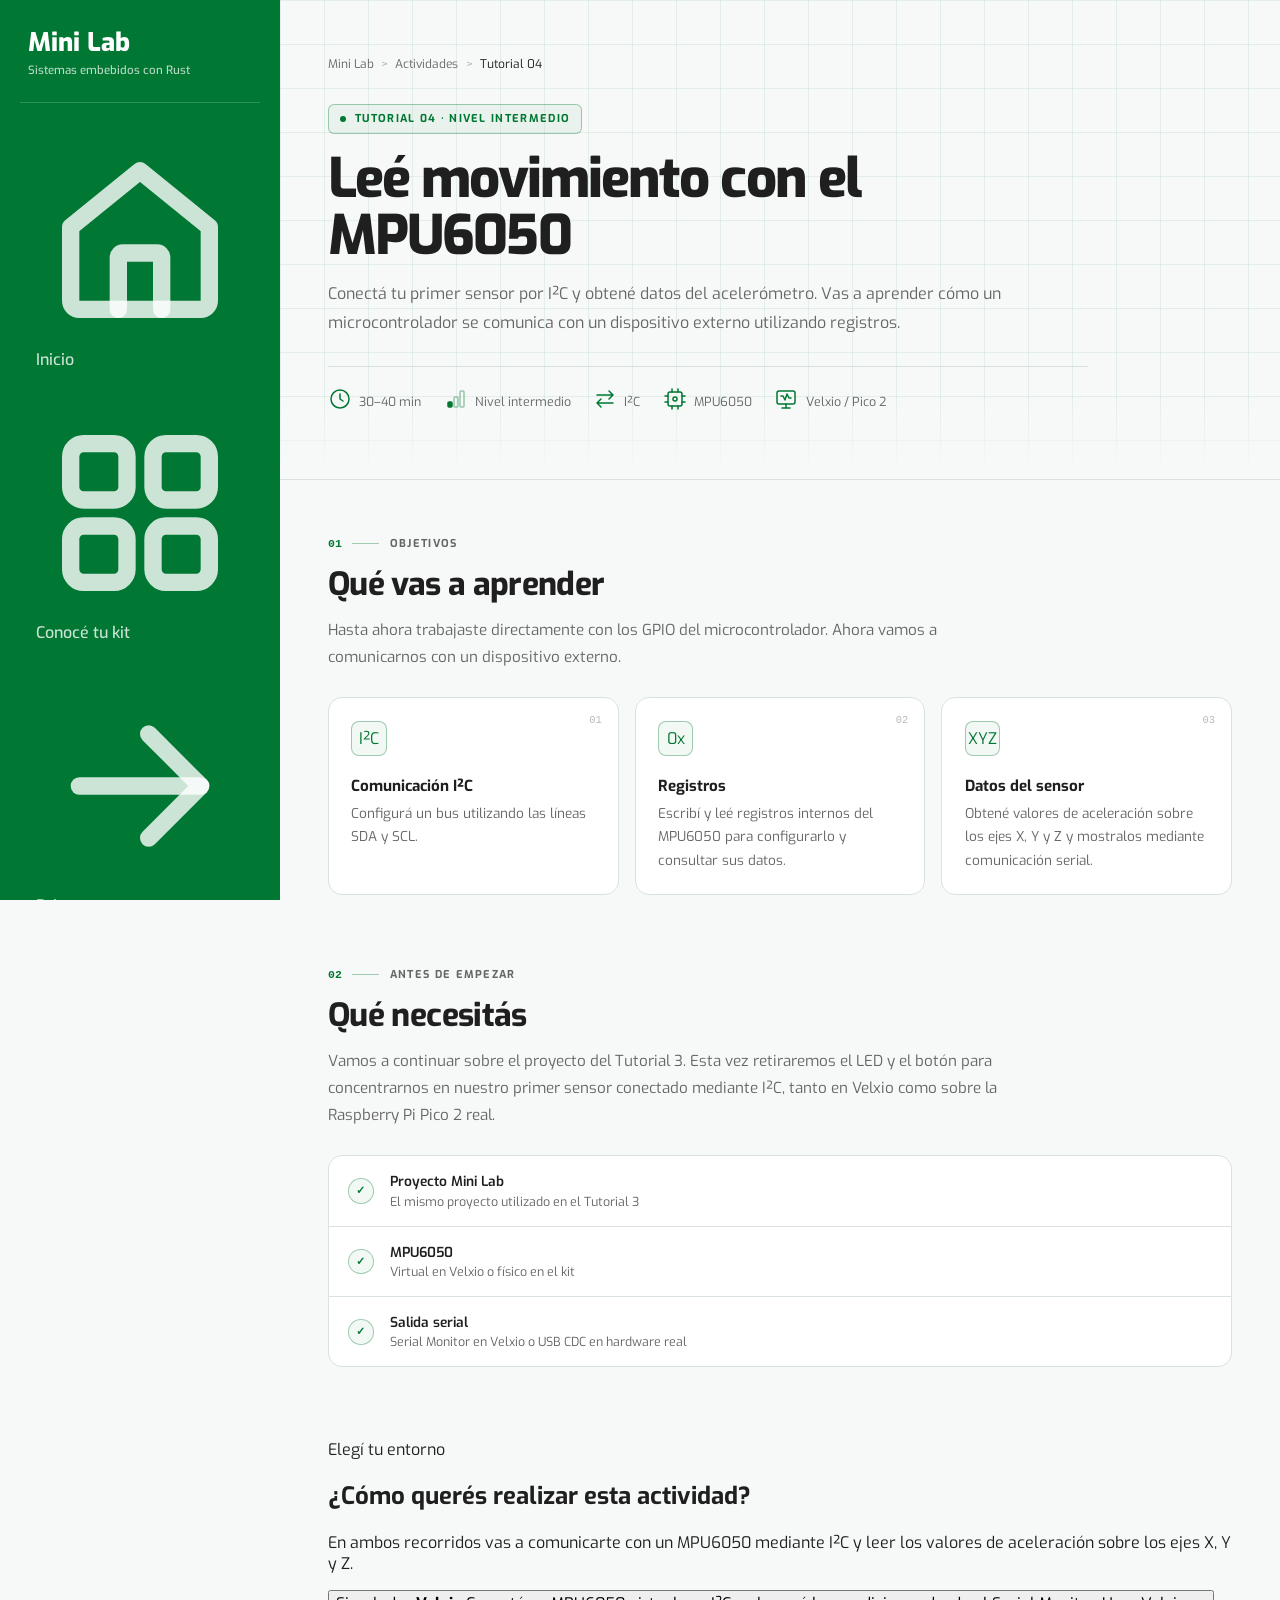
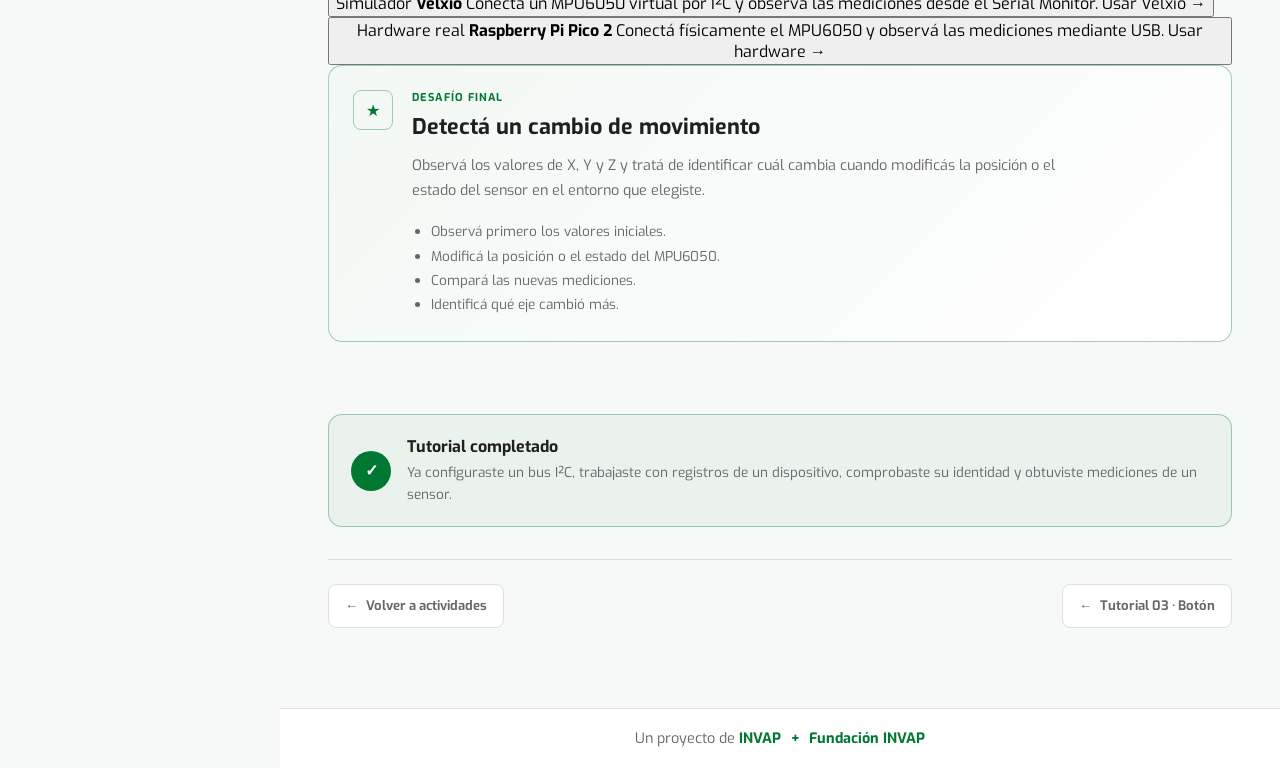
<file: pages/actividades/actividad-04/index.html>
<!doctype html>
<html lang="es">
    <head>
        <meta charset="UTF-8" />
        <meta name="viewport" content="width=device-width, initial-scale=1.0" />
        <meta
            name="description"
            content="Tutorial 04 de Mini Lab: trabajá con el sensor MPU6050 y comunicación I²C usando Rust."
        />

        <link rel="preconnect" href="https://fonts.googleapis.com" />
        <link rel="preconnect" href="https://fonts.gstatic.com" crossorigin />
        <link
            href="https://fonts.googleapis.com/css2?family=Exo:ital,wght@0,100..900;1,100..900&display=swap"
            rel="stylesheet"
        />

        <title>Mini Lab | Tutorial 04: MPU6050</title>

        <link rel="stylesheet" href="../../../css/styles.css" />
        <link rel="stylesheet" href="../../../css/pages/actividades.css" />
    </head>

    <body>
        <!-- =========================
        HEADER
        ========================= -->

        <header class="site-header">
            <button
                id="menu-button"
                class="site-header__menu-button"
                type="button"
                aria-label="Abrir menú de navegación"
                aria-expanded="false"
                aria-controls="main-navigation"
            >
                ☰
            </button>

            <a href="../../../index.html" class="site-header__brand">
                Mini Lab
            </a>

            <div class="site-header__actions">
                <div class="site-header__logos">
                    <!-- Logos institucionales -->
                </div>

                <button
                    class="theme-toggle"
                    data-theme-toggle
                    type="button"
                    aria-label="Cambiar tema"
                >
                    <svg
                        class="theme-icon sun-icon"
                        xmlns="http://www.w3.org/2000/svg"
                        width="24"
                        height="24"
                        viewBox="0 0 24 24"
                        fill="none"
                        stroke="currentColor"
                        stroke-width="2"
                        stroke-linecap="round"
                        stroke-linejoin="round"
                    >
                        <circle cx="12" cy="12" r="4"></circle>
                        <path
                            d="M12 2v2M12 20v2M4.93 4.93l1.41 1.41M17.66 17.66l1.41 1.41M2 12h2M20 12h2M6.34 17.66l-1.41 1.41M19.07 4.93l-1.41 1.41"
                        ></path>
                    </svg>

                    <svg
                        class="theme-icon moon-icon"
                        xmlns="http://www.w3.org/2000/svg"
                        width="24"
                        height="24"
                        viewBox="0 0 24 24"
                        fill="none"
                        stroke="currentColor"
                        stroke-width="2"
                        stroke-linecap="round"
                        stroke-linejoin="round"
                    >
                        <path d="M12 3a6 6 0 0 0 9 9 9 9 0 1 1-9-9Z"></path>
                    </svg>
                </button>
            </div>
        </header>

        <!-- =========================
        NAVEGACIÓN
        ========================= -->

        <div id="menu-overlay" class="menu-overlay"></div>

        <nav
            id="main-navigation"
            class="site-nav"
            aria-label="Navegación principal"
        >
            <div class="site-nav__header">
                <a href="../../../index.html" class="site-nav__brand">
                    <span class="site-nav__brand-name"> Mini Lab </span>

                    <span class="site-nav__brand-subtitle">
                        Sistemas embebidos con Rust
                    </span>
                </a>

                <button
                    id="menu-close"
                    class="site-nav__close"
                    type="button"
                    aria-label="Cerrar menú de navegación"
                >
                    ✕
                </button>
            </div>

                        <ul class="site-nav__list">

                <li class="site-nav__item">
                    <a href="../../../index.html" class="site-nav__link">
                        <svg xmlns="http://www.w3.org/2000/svg" viewBox="0 0 24 24" class="site-nav__icon" fill="none" stroke="currentColor" stroke-width="2" stroke-linecap="round" stroke-linejoin="round" aria-hidden="true"><path d="M4 10.5L12 4l8 6.5V19a1 1 0 0 1-1 1H5a1 1 0 0 1-1-1v-8.5z"/><path d="M9.5 20v-6a.5.5 0 0 1 .5-.5h4a.5.5 0 0 1 .5.5v6"/></svg>
                        Inicio
                    </a>
                </li>

                <li class="site-nav__item">
                    <a href="../../conoce-tu-kit/" class="site-nav__link">
                        <svg xmlns="http://www.w3.org/2000/svg" viewBox="0 0 24 24" class="site-nav__icon" fill="none" stroke="currentColor" stroke-width="2" stroke-linecap="round" stroke-linejoin="round" aria-hidden="true"><rect x="4" y="4" width="6.5" height="6.5" rx="1.5"/><rect x="13.5" y="4" width="6.5" height="6.5" rx="1.5"/><rect x="4" y="13.5" width="6.5" height="6.5" rx="1.5"/><rect x="13.5" y="13.5" width="6.5" height="6.5" rx="1.5"/></svg>
                        Conocé tu kit
                    </a>
                </li>

                <li class="site-nav__item">
                    <a href="../../primeros-pasos/" class="site-nav__link">
                        <svg xmlns="http://www.w3.org/2000/svg" viewBox="0 0 24 24" class="site-nav__icon" fill="none" stroke="currentColor" stroke-width="2" stroke-linecap="round" stroke-linejoin="round" aria-hidden="true"><line x1="5" y1="12" x2="19" y2="12"/><polyline points="13 6 19 12 13 18"/></svg>
                        Primeros pasos
                    </a>
                </li>

                <li class="site-nav__item site-nav__item-activities">
                    <a href="../" class="site-nav__link site-nav__link--active" aria-current="page">
                        <svg xmlns="http://www.w3.org/2000/svg" viewBox="0 0 24 24" class="site-nav__icon" fill="none" stroke="currentColor" stroke-width="2" stroke-linecap="round" stroke-linejoin="round" aria-hidden="true"><polyline points="8.5 7 4 12 8.5 17"/><polyline points="15.5 7 20 12 15.5 17"/><line x1="13.5" y1="6" x2="10.5" y2="18"/></svg>
                        Actividades
                    </a>
                    <ol class="activities-nav" aria-label="Tutoriales de Mini Lab">
                        <li class="activities-nav__item"><a href="../actividad-01/" class="activities-nav__link"><span class="activities-nav__number">01</span><span class="activities-nav__label">Comunicación serial</span></a></li>
                        <li class="activities-nav__item"><a href="../actividad-02/" class="activities-nav__link"><span class="activities-nav__number">02</span><span class="activities-nav__label">Blinky</span></a></li>
                        <li class="activities-nav__item"><a href="../actividad-03/" class="activities-nav__link"><span class="activities-nav__number">03</span><span class="activities-nav__label">Botón</span></a></li>
                        <li class="activities-nav__item"><a href="../actividad-04/" class="activities-nav__link activities-nav__link--active" aria-current="page"><span class="activities-nav__number">04</span><span class="activities-nav__label">MPU6050</span></a></li>
                    </ol>
                </li>

                <li class="site-nav__item">
                    <a href="../../recursos/" class="site-nav__link">
                        <svg xmlns="http://www.w3.org/2000/svg" viewBox="0 0 24 24" class="site-nav__icon" fill="none" stroke="currentColor" stroke-width="2" stroke-linecap="round" stroke-linejoin="round" aria-hidden="true"><path d="M14 4H6.5A1.5 1.5 0 0 0 5 5.5v13A1.5 1.5 0 0 0 6.5 20h11a1.5 1.5 0 0 0 1.5-1.5V9l-5-5z"/><polyline points="14 4 14 9 19 9"/><line x1="9" y1="13" x2="12.5" y2="13"/><line x1="9" y1="16.5" x2="15" y2="16.5"/></svg>
                        Recursos
                    </a>
                </li>

                <li class="site-nav__item">
                    <a href="../../feedback/" class="site-nav__link">
                        <svg xmlns="http://www.w3.org/2000/svg" viewBox="0 0 24 24" class="site-nav__icon" fill="none" stroke="currentColor" stroke-width="2" stroke-linecap="round" stroke-linejoin="round" aria-hidden="true"><path d="M8 18.93A8 8 0 1 0 5.07 16L4 20Z"/><line x1="9" y1="10.5" x2="15" y2="10.5"/><line x1="9" y1="13.5" x2="13" y2="13.5"/></svg>
                        Feedback
                    </a>
                </li>

                <li class="site-nav__item">
                    <a href="../../ayuda/" class="site-nav__link">
                        <svg xmlns="http://www.w3.org/2000/svg" viewBox="0 0 24 24" class="site-nav__icon" fill="none" stroke="currentColor" stroke-width="2" stroke-linecap="round" stroke-linejoin="round" aria-hidden="true"><circle cx="12" cy="12" r="8"/><path d="M9.8 9.2a2.35 2.35 0 0 1 4.5.8c0 1.55-2.3 2.15-2.3 3.2"/><line x1="12" y1="16.25" x2="12.01" y2="16.25"/></svg>
                        Ayuda
                    </a>
                </li>

            </ul>

            <div class="site-nav__footer">
                <button
                    class="theme-toggle theme-toggle--sidebar"
                    data-theme-toggle
                    type="button"
                    aria-label="Cambiar tema"
                >
                    <svg
                        class="theme-icon sun-icon"
                        xmlns="http://www.w3.org/2000/svg"
                        width="24"
                        height="24"
                        viewBox="0 0 24 24"
                        fill="none"
                        stroke="currentColor"
                        stroke-width="2"
                        stroke-linecap="round"
                        stroke-linejoin="round"
                    >
                        <circle cx="12" cy="12" r="4"></circle>
                        <path
                            d="M12 2v2M12 20v2M4.93 4.93l1.41 1.41M17.66 17.66l1.41 1.41M2 12h2M20 12h2M6.34 17.66l-1.41 1.41M19.07 4.93l-1.41 1.41"
                        ></path>
                    </svg>

                    <svg
                        class="theme-icon moon-icon"
                        xmlns="http://www.w3.org/2000/svg"
                        width="24"
                        height="24"
                        viewBox="0 0 24 24"
                        fill="none"
                        stroke="currentColor"
                        stroke-width="2"
                        stroke-linecap="round"
                        stroke-linejoin="round"
                    >
                        <path d="M12 3a6 6 0 0 0 9 9 9 9 0 1 1-9-9Z"></path>
                    </svg>

                    <span class="theme-toggle__label"> Tema </span>
                </button>
            </div>
        </nav>

        <!-- =========================
        CONTENIDO
        ========================= -->

        <main>
            <!-- =========================
    HERO
    ========================= -->
            <header class="activity-hero">
                <div class="page-container">
                    <nav
                        class="activity-breadcrumb"
                        aria-label="Ruta de navegación"
                    >
                        <a
                            href="../../../index.html"
                            class="activity-breadcrumb__link"
                        >
                            Mini Lab
                        </a>

                        <span
                            class="activity-breadcrumb__separator"
                            aria-hidden="true"
                        >
                            &gt;
                        </span>

                        <a href="../" class="activity-breadcrumb__link">
                            Actividades
                        </a>

                        <span
                            class="activity-breadcrumb__separator"
                            aria-hidden="true"
                        >
                            &gt;
                        </span>

                        <span class="activity-breadcrumb__current">
                            Tutorial 04
                        </span>
                    </nav>

                    <div class="activity-hero__content">
                        <p class="activity-hero__eyebrow">
                            <span
                                class="activity-hero__eyebrow-dot"
                                aria-hidden="true"
                            ></span>

                            Tutorial 04 · Nivel intermedio
                        </p>

                        <h1 class="activity-hero__title">
                            Leé movimiento con el MPU6050
                        </h1>

                        <p class="activity-hero__description">
                            Conectá tu primer sensor por I²C y obtené datos del
                            acelerómetro. Vas a aprender cómo un
                            microcontrolador se comunica con un dispositivo
                            externo utilizando registros.
                        </p>

                        <ul
                            class="activity-meta"
                            aria-label="Información del tutorial"
                        >
                            <li class="activity-meta__item">
                                <span
                                    class="activity-meta__icon"
                                    aria-hidden="true"
                                >
                                    <svg
                                        class="activity-meta__icon-svg"
                                        xmlns="http://www.w3.org/2000/svg"
                                        viewBox="0 0 24 24"
                                        fill="none"
                                        stroke="currentColor"
                                        stroke-width="1.5"
                                        stroke-linecap="round"
                                        stroke-linejoin="round"
                                    >
                                        <circle cx="12" cy="12" r="9" />
                                        <path d="M12 7v5l3 2" />
                                    </svg>
                                </span>

                                30–40 min
                            </li>

                            <li class="activity-meta__item">
                                <span
                                    class="activity-meta__icon"
                                    aria-hidden="true"
                                >
                                    <svg
                                        class="activity-meta__icon-svg"
                                        xmlns="http://www.w3.org/2000/svg"
                                        viewBox="0 0 24 24"
                                        fill="none"
                                        stroke="currentColor"
                                        stroke-width="1.5"
                                        stroke-linecap="round"
                                        stroke-linejoin="round"
                                    >
                                        <rect
                                            x="4"
                                            y="15"
                                            width="4"
                                            height="5"
                                            rx="1"
                                            fill="currentColor"
                                        />
                                        <rect
                                            x="10"
                                            y="10"
                                            width="4"
                                            height="10"
                                            rx="1"
                                            opacity="0.4"
                                        />
                                        <rect
                                            x="16"
                                            y="4"
                                            width="4"
                                            height="16"
                                            rx="1"
                                            opacity="0.4"
                                        />
                                    </svg>
                                </span>

                                Nivel intermedio
                            </li>

                            <li class="activity-meta__item">
                                <span
                                    class="activity-meta__icon"
                                    aria-hidden="true"
                                >
                                    <svg
                                        class="activity-meta__icon-svg"
                                        xmlns="http://www.w3.org/2000/svg"
                                        viewBox="0 0 24 24"
                                        fill="none"
                                        stroke="currentColor"
                                        stroke-width="1.5"
                                        stroke-linecap="round"
                                        stroke-linejoin="round"
                                    >
                                        <path
                                            d="M4 8h16m-4-4 4 4-4 4M20 16H4m4-4-4 4 4 4"
                                        />
                                    </svg>
                                </span>

                                I²C
                            </li>

                            <li class="activity-meta__item">
                                <span
                                    class="activity-meta__icon"
                                    aria-hidden="true"
                                >
                                    <svg
                                        class="activity-meta__icon-svg"
                                        xmlns="http://www.w3.org/2000/svg"
                                        viewBox="0 0 24 24"
                                        fill="none"
                                        stroke="currentColor"
                                        stroke-width="1.5"
                                        stroke-linecap="round"
                                        stroke-linejoin="round"
                                    >
                                        <rect
                                            x="5"
                                            y="5"
                                            width="14"
                                            height="14"
                                            rx="2"
                                        />
                                        <path
                                            d="M9 2v3m6-3v3M9 19v3m6-3v3M2 9h3m-3 6h3m14-6h3m-3 6h3"
                                        />
                                        <circle cx="12" cy="12" r="2" />
                                    </svg>
                                </span>

                                MPU6050
                            </li>

                            <li class="activity-meta__item">
                                <span
                                    class="activity-meta__icon"
                                    aria-hidden="true"
                                >
                                    <svg
                                        class="activity-meta__icon-svg"
                                        xmlns="http://www.w3.org/2000/svg"
                                        viewBox="0 0 24 24"
                                        fill="none"
                                        stroke="currentColor"
                                        stroke-width="1.5"
                                        stroke-linecap="round"
                                        stroke-linejoin="round"
                                    >
                                        <rect
                                            x="3"
                                            y="4"
                                            width="18"
                                            height="13"
                                            rx="2"
                                        />
                                        <path
                                            d="M8 21h8m-4-4v4M7 9h2l2 4 2-6 2 4h2"
                                        />
                                    </svg>
                                </span>

                                Velxio / Pico 2
                            </li>
                        </ul>
                    </div>
                </div>
            </header>

            <!-- =========================
    CUERPO
    ========================= -->
            <div class="activity-content">
                <div class="page-container">
                    <!-- =========================
            01 · OBJETIVOS
            ========================= -->
                    <section class="activity-section">
                        <header class="activity-section__header">
                            <div class="activity-section__eyebrow">
                                <span class="activity-section__number">
                                    01
                                </span>

                                <span
                                    class="activity-section__line"
                                    aria-hidden="true"
                                ></span>

                                <span class="activity-section__category">
                                    Objetivos
                                </span>
                            </div>

                            <h2 class="activity-section__title">
                                Qué vas a aprender
                            </h2>

                            <p class="activity-section__lead">
                                Hasta ahora trabajaste directamente con los GPIO
                                del microcontrolador. Ahora vamos a comunicarnos
                                con un dispositivo externo.
                            </p>
                        </header>

                        <div class="learning-grid">
                            <article class="learning-card">
                                <span class="learning-card__number"> 01 </span>

                                <div
                                    class="learning-card__icon"
                                    aria-hidden="true"
                                >
                                    I²C
                                </div>

                                <h3 class="learning-card__title">
                                    Comunicación I²C
                                </h3>

                                <p class="learning-card__description">
                                    Configurá un bus utilizando las líneas SDA y
                                    SCL.
                                </p>
                            </article>

                            <article class="learning-card">
                                <span class="learning-card__number"> 02 </span>

                                <div
                                    class="learning-card__icon"
                                    aria-hidden="true"
                                >
                                    0x
                                </div>

                                <h3 class="learning-card__title">Registros</h3>

                                <p class="learning-card__description">
                                    Escribí y leé registros internos del MPU6050
                                    para configurarlo y consultar sus datos.
                                </p>
                            </article>

                            <article class="learning-card">
                                <span class="learning-card__number"> 03 </span>

                                <div
                                    class="learning-card__icon"
                                    aria-hidden="true"
                                >
                                    XYZ
                                </div>

                                <h3 class="learning-card__title">
                                    Datos del sensor
                                </h3>

                                <p class="learning-card__description">
                                    Obtené valores de aceleración sobre los ejes
                                    X, Y y Z y mostralos mediante comunicación
                                    serial.
                                </p>
                            </article>
                        </div>
                    </section>

                    <!-- =========================
            02 · MATERIALES
            ========================= -->
                    <section class="activity-section">
                        <header class="activity-section__header">
                            <div class="activity-section__eyebrow">
                                <span class="activity-section__number">
                                    02
                                </span>

                                <span
                                    class="activity-section__line"
                                    aria-hidden="true"
                                ></span>

                                <span class="activity-section__category">
                                    Antes de empezar
                                </span>
                            </div>

                            <h2 class="activity-section__title">
                                Qué necesitás
                            </h2>

                            <p class="activity-section__lead">
                                Vamos a continuar sobre el proyecto del Tutorial
                                3. Esta vez retiraremos el LED y el botón para
                                concentrarnos en nuestro primer sensor conectado
                                mediante I²C, tanto en Velxio como sobre la
                                Raspberry Pi Pico 2 real.
                            </p>
                        </header>

                        <div class="activity-materials">
                            <div class="activity-material">
                                <span
                                    class="activity-material__check"
                                    aria-hidden="true"
                                >
                                    ✓
                                </span>

                                <div class="activity-material__content">
                                    <span class="activity-material__name">
                                        Proyecto Mini Lab
                                    </span>

                                    <span class="activity-material__detail">
                                        El mismo proyecto utilizado en el
                                        Tutorial 3
                                    </span>
                                </div>
                            </div>

                            <div class="activity-material">
                                <span
                                    class="activity-material__check"
                                    aria-hidden="true"
                                >
                                    ✓
                                </span>

                                <div class="activity-material__content">
                                    <span class="activity-material__name">
                                        MPU6050
                                    </span>

                                    <span class="activity-material__detail">
                                        Virtual en Velxio o físico en el kit
                                    </span>
                                </div>
                            </div>

                            <div class="activity-material">
                                <span
                                    class="activity-material__check"
                                    aria-hidden="true"
                                >
                                    ✓
                                </span>

                                <div class="activity-material__content">
                                    <span class="activity-material__name">
                                        Salida serial
                                    </span>

                                    <span class="activity-material__detail">
                                        Serial Monitor en Velxio o USB CDC en
                                        hardware real
                                    </span>
                                </div>
                            </div>
                        </div>
                    </section>

                    <section class="activity-mode">
                        <div class="activity-mode__header">
                            <p class="activity-mode__eyebrow">
                                Elegí tu entorno
                            </p>

                            <h2 class="activity-mode__title">
                                ¿Cómo querés realizar esta actividad?
                            </h2>

                            <p class="activity-mode__description">
                                En ambos recorridos vas a comunicarte con un
                                MPU6050 mediante I²C y leer los valores de
                                aceleración sobre los ejes X, Y y Z.
                            </p>
                        </div>

                        <div class="activity-mode__grid">
                            <button
                                class="activity-mode__option"
                                type="button"
                                data-tutorial-select="velxio"
                                aria-pressed="false"
                            >
                                <span class="activity-mode__option-label">
                                    Simulador
                                </span>

                                <strong class="activity-mode__option-title">
                                    Velxio
                                </strong>

                                <span class="activity-mode__option-description">
                                    Conectá un MPU6050 virtual por I²C y observá
                                    las mediciones desde el Serial Monitor.
                                </span>

                                <span class="activity-mode__option-action">
                                    Usar Velxio →
                                </span>
                            </button>

                            <button
                                class="activity-mode__option"
                                type="button"
                                data-tutorial-select="hardware"
                                aria-pressed="false"
                            >
                                <span class="activity-mode__option-label">
                                    Hardware real
                                </span>

                                <strong class="activity-mode__option-title">
                                    Raspberry Pi Pico 2
                                </strong>

                                <span class="activity-mode__option-description">
                                    Conectá físicamente el MPU6050 y observá las
                                    mediciones mediante USB.
                                </span>

                                <span class="activity-mode__option-action">
                                    Usar hardware →
                                </span>
                            </button>
                        </div>
                    </section>

                    <!-- =========================
            03 · PREPARAR PROYECTO
            ========================= -->
                    <div
                        class="activity-tutorial"
                        data-tutorial="velxio"
                        hidden
                    >
                        <section
                            id="preparar-proyecto"
                            class="activity-section activity-experiment"
                        >
                            <header class="activity-section__header">
                                <div class="activity-section__eyebrow">
                                    <span class="activity-section__number">
                                        03
                                    </span>

                                    <span
                                        class="activity-section__line"
                                        aria-hidden="true"
                                    ></span>

                                    <span class="activity-section__category">
                                        Prepará
                                    </span>
                                </div>

                                <h2 class="activity-section__title">
                                    Prepará el proyecto para el sensor
                                </h2>

                                <p class="activity-section__lead">
                                    En el Tutorial 3 utilizamos GPIO14 para leer
                                    un botón y GPIO15 para controlar un LED. En
                                    este tutorial ya no necesitamos ninguno de
                                    esos dos periféricos.
                                </p>
                            </header>

                            <div class="activity-task">
                                <span class="activity-task__label">
                                    Eliminá el código del botón y del LED
                                </span>

                                <p>
                                    Retirá los imports de entrada y salida
                                    digital:
                                </p>
                            </div>

                            <div class="command-block">
                                <div class="command-block__header">
                                    <span>Eliminar</span>
                                    <span>Imports GPIO</span>
                                </div>

                                <pre
                                    class="command-block__code"
                                ><code>use embedded_hal::digital::InputPin;
use embedded_hal::digital::OutputPin;</code></pre>
                            </div>

                            <p class="activity-section__lead">
                                Eliminá también la configuración de GPIO14 y
                                GPIO15:
                            </p>

                            <div class="command-block">
                                <div class="command-block__header">
                                    <span>Eliminar</span>
                                    <span>GPIO</span>
                                </div>

                                <pre
                                    class="command-block__code"
                                ><code>let mut led_pin = pins.gpio15.into_push_pull_output();
let mut button = pins.gpio14.into_pull_up_input();</code></pre>
                            </div>

                            <p class="activity-section__lead">
                                Por último, eliminá el <code>loop</code> que
                                controlaba el LED con el botón.
                            </p>

                            <div class="command-block">
                                <div class="command-block__header">
                                    <span>Eliminar</span>
                                    <span>Loop del Tutorial 3</span>
                                </div>

                                <pre class="command-block__code"><code>loop {
    if button.is_low().unwrap() {
        led_pin.set_high().unwrap();
    } else {
        led_pin.set_low().unwrap();
    }
}</code></pre>
                            </div>

                            <aside class="activity-note">
                                <span
                                    class="activity-note__icon"
                                    aria-hidden="true"
                                >
                                    i
                                </span>

                                <p>
                                    Conservá <code>pac</code>,
                                    <code>sio</code> y la creación de
                                    <code>pins</code>. Vamos a reutilizar esos
                                    recursos para configurar UART e I²C.
                                </p>
                            </aside>
                        </section>

                        <!-- =========================
            04 · ENTENDER SENSOR
            ========================= -->
                        <section
                            id="entender-mpu6050"
                            class="activity-section activity-experiment"
                        >
                            <header class="activity-section__header">
                                <div class="activity-section__eyebrow">
                                    <span class="activity-section__number">
                                        04
                                    </span>

                                    <span
                                        class="activity-section__line"
                                        aria-hidden="true"
                                    ></span>

                                    <span class="activity-section__category">
                                        Entendé
                                    </span>
                                </div>

                                <h2 class="activity-section__title">
                                    ¿Qué es el MPU6050?
                                </h2>

                                <p class="activity-section__lead">
                                    El MPU6050 integra un acelerómetro y un
                                    giroscopio. El acelerómetro permite medir
                                    aceleraciones sobre los ejes X, Y y Z,
                                    mientras que el giroscopio permite medir
                                    rotación alrededor de esos mismos ejes.
                                </p>
                            </header>

                            <div class="activity-pattern">
                                <div class="activity-pattern__item">
                                    <span class="activity-pattern__label">
                                        Aceleración
                                    </span>

                                    <strong class="activity-pattern__value">
                                        X · Y · Z
                                    </strong>
                                </div>

                                <span
                                    class="activity-pattern__arrow"
                                    aria-hidden="true"
                                >
                                    +
                                </span>

                                <div class="activity-pattern__item">
                                    <span class="activity-pattern__label">
                                        Rotación
                                    </span>

                                    <strong class="activity-pattern__value">
                                        X · Y · Z
                                    </strong>
                                </div>
                            </div>

                            <aside class="activity-note">
                                <span
                                    class="activity-note__icon"
                                    aria-hidden="true"
                                >
                                    i
                                </span>

                                <p>
                                    En este primer contacto vamos a trabajar
                                    solamente con el acelerómetro. El giroscopio
                                    se puede explorar más adelante utilizando el
                                    mismo bus I²C.
                                </p>
                            </aside>
                        </section>

                        <!-- =========================
            05 · CONECTAR SENSOR
            ========================= -->
                        <section
                            id="conectar-sensor"
                            class="activity-section activity-experiment"
                        >
                            <header class="activity-section__header">
                                <div class="activity-section__eyebrow">
                                    <span class="activity-section__number">
                                        05
                                    </span>

                                    <span
                                        class="activity-section__line"
                                        aria-hidden="true"
                                    ></span>

                                    <span class="activity-section__category">
                                        Conectá
                                    </span>
                                </div>

                                <h2 class="activity-section__title">
                                    Conectá el MPU6050
                                </h2>

                                <p class="activity-section__lead">
                                    Agregá el MPU6050 al circuito en Velxio y
                                    conectá las líneas del bus I²C.
                                </p>
                            </header>

                            <div class="activity-materials">
                                <div class="activity-material">
                                    <span class="activity-material__check">
                                        SDA
                                    </span>

                                    <div class="activity-material__content">
                                        <span class="activity-material__name">
                                            GP4
                                        </span>

                                        <span class="activity-material__detail">
                                            Línea de datos I²C
                                        </span>
                                    </div>
                                </div>

                                <div class="activity-material">
                                    <span class="activity-material__check">
                                        SCL
                                    </span>

                                    <div class="activity-material__content">
                                        <span class="activity-material__name">
                                            GP5
                                        </span>

                                        <span class="activity-material__detail">
                                            Señal de reloj I²C
                                        </span>
                                    </div>
                                </div>

                                <div class="activity-material">
                                    <span class="activity-material__check">
                                        +
                                    </span>

                                    <div class="activity-material__content">
                                        <span class="activity-material__name">
                                            VCC → 3V3
                                        </span>

                                        <span class="activity-material__detail">
                                            Alimentación del sensor
                                        </span>
                                    </div>
                                </div>

                                <div class="activity-material">
                                    <span class="activity-material__check">
                                        −
                                    </span>

                                    <div class="activity-material__content">
                                        <span class="activity-material__name">
                                            GND → GND
                                        </span>

                                        <span class="activity-material__detail">
                                            Tierra común
                                        </span>
                                    </div>
                                </div>
                            </div>

                            <figure class="activity-figure">
                                <img
                                    class="activity-figure__image"
                                    src="../../../assets/images/actividades/actividad-04/velxio-setup.png"
                                    alt="Setup de la Actividad 04 en Velxio con un MPU6050 conectado por I2C a la Pimoroni Pico Plus 2 W"
                                />

                                <figcaption class="activity-figure__caption">
                                    Setup de la Actividad 04 en Velxio. El
                                    MPU6050 utiliza
                                    <code>GPIO4</code> como SDA,
                                    <code>GPIO5</code> como SCL, además de
                                    <code>3V3</code> y <code>GND</code> para
                                    alimentación.
                                </figcaption>
                            </figure>

                            <aside class="activity-note">
                                <span
                                    class="activity-note__icon"
                                    aria-hidden="true"
                                >
                                    i
                                </span>

                                <p>
                                    En la Pimoroni Pico Plus 2 W utilizamos
                                    <strong>I²C0</strong>, con
                                    <strong>GPIO4 como SDA</strong> y
                                    <strong>GPIO5 como SCL</strong>.
                                </p>
                            </aside>
                        </section>

                        <!-- =========================
            06 · CLOCKS Y UART
            ========================= -->
                        <section
                            id="configurar-uart"
                            class="activity-section activity-experiment"
                        >
                            <header class="activity-section__header">
                                <div class="activity-section__eyebrow">
                                    <span class="activity-section__number">
                                        06
                                    </span>

                                    <span
                                        class="activity-section__line"
                                        aria-hidden="true"
                                    ></span>

                                    <span class="activity-section__category">
                                        Prepará
                                    </span>
                                </div>

                                <h2 class="activity-section__title">
                                    Prepará clocks y UART
                                </h2>

                                <p class="activity-section__lead">
                                    Vamos a volver a utilizar comunicación
                                    serial para mostrar las mediciones en el
                                    Serial Monitor. Es la misma idea que
                                    trabajaste en el
                                    <a href="../actividad-01/">
                                        Tutorial 1 — Comunicación serial </a
                                    >.
                                </p>
                            </header>

                            <p class="activity-section__lead">
                                Agregá los imports que vamos a utilizar:
                            </p>

                            <div class="command-block">
                                <div class="command-block__header">
                                    <span>src/main.rs</span>
                                    <span>Imports</span>
                                </div>

                                <pre
                                    class="command-block__code"
                                ><code>use core::fmt::Write;
use cortex_m::delay::Delay;
use embedded_hal::i2c::I2c;
use hal::clocks::{Clock, init_clocks_and_plls};
use hal::uart::{DataBits, StopBits, UartConfig};
use rp235x_hal::fugit::RateExtU32;
use rp235x_hal::gpio::{FunctionI2C, Pin};</code></pre>
                            </div>

                            <p class="activity-section__lead">
                                Dentro de <code>main()</code>, después de
                                obtener <code>pac</code>, recuperá también los
                                periféricos del procesador y configurá los
                                clocks:
                            </p>

                            <div class="command-block">
                                <div class="command-block__header">
                                    <span>src/main.rs</span>
                                    <span>Clocks</span>
                                </div>

                                <pre
                                    class="command-block__code"
                                ><code>let core = cortex_m::Peripherals::take().unwrap();
let sio = hal::Sio::new(pac.SIO);

let mut watchdog = hal::Watchdog::new(pac.WATCHDOG);

let clocks = init_clocks_and_plls(
    12_000_000,
    pac.XOSC,
    pac.CLOCKS,
    pac.PLL_SYS,
    pac.PLL_USB,
    &mut pac.RESETS,
    &mut watchdog,
)
.ok()
.unwrap();</code></pre>
                            </div>

                            <p class="activity-section__lead">
                                Después de este bloque, mantené la creación de
                                <code>pins</code>:
                            </p>

                            <div class="command-block">
                                <div class="command-block__header">
                                    <span>src/main.rs</span>
                                    <span>GPIO</span>
                                </div>

                                <pre
                                    class="command-block__code"
                                ><code>let pins = hal::gpio::Pins::new(
    pac.IO_BANK0,
    pac.PADS_BANK0,
    sio.gpio_bank0,
    &mut pac.RESETS,
);</code></pre>
                            </div>

                            <p class="activity-section__lead">
                                Ahora configurá UART0 utilizando GP2 para TX y
                                GP3 para RX:
                            </p>

                            <div class="command-block">
                                <div class="command-block__header">
                                    <span>src/main.rs</span>
                                    <span>UART0</span>
                                </div>

                                <pre
                                    class="command-block__code"
                                ><code>let uart_pins = (
    pins.gpio2.into_function(),
    pins.gpio3.into_function(),
);

let mut uart0 =
    hal::uart::UartPeripheral::new(
        pac.UART0,
        uart_pins,
        &mut pac.RESETS,
    )
    .enable(
        UartConfig::new(
            115200_u32.Hz(),
            DataBits::Eight,
            None,
            StopBits::One,
        ),
        clocks.peripheral_clock.freq(),
    )
    .unwrap();</code></pre>
                            </div>

                            <aside class="activity-note">
                                <span
                                    class="activity-note__icon"
                                    aria-hidden="true"
                                >
                                    Rust
                                </span>

                                <p>
                                    Esta vez declaramos <code>uart0</code> con
                                    <code>mut</code> porque vamos a utilizar
                                    <code>writeln!</code>, que necesita escribir
                                    sobre UART mediante acceso mutable.
                                </p>
                            </aside>
                        </section>

                        <!-- =========================
            07 · I2C
            ========================= -->
                        <section
                            id="configurar-i2c"
                            class="activity-section activity-experiment"
                        >
                            <header class="activity-section__header">
                                <div class="activity-section__eyebrow">
                                    <span class="activity-section__number">
                                        07
                                    </span>

                                    <span
                                        class="activity-section__line"
                                        aria-hidden="true"
                                    ></span>

                                    <span class="activity-section__category">
                                        Configurá
                                    </span>
                                </div>

                                <h2 class="activity-section__title">
                                    Configurá el bus I²C
                                </h2>

                                <p class="activity-section__lead">
                                    Ahora configuramos GP4 y GP5 para que dejen
                                    de funcionar como GPIO comunes y pasen a
                                    formar el bus I²C0.
                                </p>
                            </header>

                            <div class="command-block">
                                <div class="command-block__header">
                                    <span>src/main.rs</span>
                                    <span>I²C0</span>
                                </div>

                                <pre
                                    class="command-block__code"
                                ><code>let sda_pin: Pin&lt;_, FunctionI2C, _&gt; =
    pins.gpio4.reconfigure();

let scl_pin: Pin&lt;_, FunctionI2C, _&gt; =
    pins.gpio5.reconfigure();

let mut i2c = hal::I2C::i2c0(
    pac.I2C0,
    sda_pin,
    scl_pin,
    400_u32.kHz(),
    &mut pac.RESETS,
    &clocks.system_clock,
);</code></pre>
                            </div>

                            <aside class="activity-note">
                                <span
                                    class="activity-note__icon"
                                    aria-hidden="true"
                                >
                                    i
                                </span>

                                <p>
                                    <strong>SDA</strong> transporta los datos
                                    entre el microcontrolador y el sensor.
                                    <strong>SCL</strong> transporta la señal de
                                    reloj que sincroniza esa comunicación.
                                </p>
                            </aside>

                            <aside class="activity-note">
                                <span
                                    class="activity-note__icon"
                                    aria-hidden="true"
                                >
                                    i
                                </span>

                                <p>
                                    Configuramos I²C0 a
                                    <strong>400 kHz</strong>. Varios
                                    dispositivos pueden compartir SDA y SCL
                                    siempre que tengan direcciones I²C
                                    diferentes.
                                </p>
                            </aside>
                        </section>

                        <!-- =========================
            08 · REGISTROS
            ========================= -->
                        <section
                            id="entender-registros"
                            class="activity-section activity-experiment"
                        >
                            <header class="activity-section__header">
                                <div class="activity-section__eyebrow">
                                    <span class="activity-section__number">
                                        08
                                    </span>

                                    <span
                                        class="activity-section__line"
                                        aria-hidden="true"
                                    ></span>

                                    <span class="activity-section__category">
                                        Entendé
                                    </span>
                                </div>

                                <h2 class="activity-section__title">
                                    ¿Qué son los registros?
                                </h2>

                                <p class="activity-section__lead">
                                    El MPU6050 organiza su configuración y sus
                                    mediciones en pequeñas posiciones internas
                                    llamadas <strong>registros</strong>.
                                </p>

                                <p class="activity-section__lead">
                                    Cada registro tiene una dirección. Para
                                    configurar el sensor o leer un dato, primero
                                    indicamos con qué dirección queremos
                                    trabajar.
                                </p>
                            </header>

                            <div class="activity-materials">
                                <div class="activity-material">
                                    <span class="activity-material__check">
                                        0x75
                                    </span>

                                    <div class="activity-material__content">
                                        <span class="activity-material__name">
                                            WHO_AM_I
                                        </span>

                                        <span class="activity-material__detail">
                                            Permite comprobar la identidad del
                                            sensor
                                        </span>
                                    </div>
                                </div>

                                <div class="activity-material">
                                    <span class="activity-material__check">
                                        0x6B
                                    </span>

                                    <div class="activity-material__content">
                                        <span class="activity-material__name">
                                            PWR_MGMT_1
                                        </span>

                                        <span class="activity-material__detail">
                                            Permite configurar el estado de
                                            energía
                                        </span>
                                    </div>
                                </div>

                                <div class="activity-material">
                                    <span class="activity-material__check">
                                        0x3B
                                    </span>

                                    <div class="activity-material__content">
                                        <span class="activity-material__name">
                                            ACCEL_XOUT_H
                                        </span>

                                        <span class="activity-material__detail">
                                            Es el comienzo de los registros que
                                            contienen los datos del acelerómetro
                                        </span>
                                    </div>
                                </div>
                            </div>

                            <aside class="activity-note">
                                <span
                                    class="activity-note__icon"
                                    aria-hidden="true"
                                >
                                    i
                                </span>

                                <p>
                                    Los valores que comienzan con
                                    <code>0x</code>
                                    están escritos en hexadecimal, una
                                    representación muy utilizada al trabajar con
                                    hardware y registros.
                                </p>
                            </aside>
                        </section>

                        <!-- =========================
            09 · ACTIVAR E IDENTIFICAR
            ========================= -->
                        <section
                            id="activar-identificar-sensor"
                            class="activity-section activity-experiment"
                        >
                            <header class="activity-section__header">
                                <div class="activity-section__eyebrow">
                                    <span class="activity-section__number">
                                        09
                                    </span>

                                    <span
                                        class="activity-section__line"
                                        aria-hidden="true"
                                    ></span>

                                    <span class="activity-section__category">
                                        Inicializá
                                    </span>
                                </div>

                                <h2 class="activity-section__title">
                                    Activá e identificá el MPU6050
                                </h2>

                                <p class="activity-section__lead">
                                    Primero definimos la dirección que
                                    identifica al MPU6050 dentro del bus I²C.
                                </p>
                            </header>

                            <div class="command-block">
                                <div class="command-block__header">
                                    <span>src/main.rs</span>
                                    <span>Dirección I²C</span>
                                </div>

                                <pre
                                    class="command-block__code"
                                ><code>const MPU6050_ADDR: u8 = 0x68;</code></pre>
                            </div>

                            <aside class="activity-note">
                                <span
                                    class="activity-note__icon"
                                    aria-hidden="true"
                                >
                                    i
                                </span>

                                <p>
                                    No confundas la dirección
                                    <code>0x68</code> con las direcciones de los
                                    registros. <code>0x68</code> identifica al
                                    MPU6050 dentro del bus I²C; valores como
                                    <code>0x75</code> o
                                    <code>0x6B</code> identifican posiciones
                                    internas del sensor.
                                </p>
                            </aside>

                            <h3 class="activity-section__title">
                                Sacá el sensor del modo de suspensión
                            </h3>

                            <p class="activity-section__lead">
                                Al encenderse, el MPU6050 comienza en
                                <strong>modo de suspensión (sleep)</strong> para
                                reducir el consumo de energía. Antes de realizar
                                mediciones tenemos que sacarlo de ese estado.
                            </p>

                            <div class="command-block">
                                <div class="command-block__header">
                                    <span>src/main.rs</span>
                                    <span>PWR_MGMT_1</span>
                                </div>

                                <pre
                                    class="command-block__code"
                                ><code>i2c.write(
    MPU6050_ADDR,
    &[0x6B, 0x00],
).unwrap();</code></pre>
                            </div>

                            <aside class="activity-note">
                                <span
                                    class="activity-note__icon"
                                    aria-hidden="true"
                                >
                                    i
                                </span>

                                <p>
                                    <code>0x6B</code> selecciona el registro
                                    <code>PWR_MGMT_1</code>. Al escribir
                                    <code>0x00</code> desactivamos el modo sleep
                                    y dejamos el MPU6050 preparado para medir.
                                </p>
                            </aside>

                            <h3 class="activity-section__title">
                                Comprobá que responde
                            </h3>

                            <p class="activity-section__lead">
                                Ahora consultamos el registro
                                <code>WHO_AM_I</code>, ubicado en
                                <code>0x75</code>. El sensor debería responder
                                con su dirección de identificación.
                            </p>

                            <div class="command-block">
                                <div class="command-block__header">
                                    <span>src/main.rs</span>
                                    <span>WHO_AM_I</span>
                                </div>

                                <pre
                                    class="command-block__code"
                                ><code>let mut who_am_i = [0u8; 1];

i2c.write_read(
    MPU6050_ADDR,
    &[0x75],
    &mut who_am_i,
).unwrap();

writeln!(
    uart0,
    "WHO_AM_I: 0x{:02X}",
    who_am_i[0]
).unwrap();</code></pre>
                            </div>

                            <aside class="activity-note">
                                <span
                                    class="activity-note__icon"
                                    aria-hidden="true"
                                >
                                    i
                                </span>

                                <p>
                                    <code>write_read()</code> primero envía la
                                    dirección del registro que queremos
                                    consultar y después lee la respuesta del
                                    sensor. En este caso seleccionamos
                                    <code>0x75</code> y recibimos un byte.
                                </p>
                            </aside>

                            <div class="activity-task">
                                <span class="activity-task__label">
                                    Resultado esperado
                                </span>

                                <p>
                                    Si la comunicación funciona correctamente,
                                    el Serial Monitor debería mostrar
                                    <strong>WHO_AM_I: 0x68</strong>.
                                </p>
                            </div>
                        </section>

                        <!-- =========================
            10 · LEER ACELERACIÓN
            ========================= -->
                        <section
                            id="leer-aceleracion"
                            class="activity-section activity-experiment"
                        >
                            <header class="activity-section__header">
                                <div class="activity-section__eyebrow">
                                    <span class="activity-section__number">
                                        10
                                    </span>

                                    <span
                                        class="activity-section__line"
                                        aria-hidden="true"
                                    ></span>

                                    <span class="activity-section__category">
                                        Leé
                                    </span>
                                </div>

                                <h2 class="activity-section__title">
                                    Leé la aceleración
                                </h2>

                                <p class="activity-section__lead">
                                    Los datos del acelerómetro comienzan en el
                                    registro <code>0x3B</code>. Vamos a leer
                                    seis bytes: dos para X, dos para Y y dos
                                    para Z.
                                </p>
                            </header>

                            <p class="activity-section__lead">
                                Antes del <code>loop</code>, creá nuevamente un
                                <code>Delay</code>. Lo vamos a usar para mostrar
                                una medición cada 500 ms.
                            </p>

                            <div class="command-block">
                                <div class="command-block__header">
                                    <span>src/main.rs</span>
                                    <span>Delay</span>
                                </div>

                                <pre
                                    class="command-block__code"
                                ><code>let mut delay = Delay::new(
    core.SYST,
    clocks.system_clock.freq().to_Hz(),
);</code></pre>
                            </div>

                            <aside class="activity-note">
                                <span
                                    class="activity-note__icon"
                                    aria-hidden="true"
                                >
                                    i
                                </span>

                                <p>
                                    No queremos enviar miles de mediciones por
                                    segundo al Serial Monitor. El delay hace que
                                    el resultado sea mucho más fácil de
                                    observar.
                                </p>
                            </aside>

                            <p class="activity-section__lead">
                                Ahora reemplazá el <code>loop</code> vacío por
                                la lectura completa:
                            </p>

                            <div class="command-block">
                                <div class="command-block__header">
                                    <span>src/main.rs</span>
                                    <span>Acelerómetro + UART</span>
                                </div>

                                <pre class="command-block__code"><code>loop {
    let mut accel_data = [0u8; 6];

    i2c.write_read(
        MPU6050_ADDR,
        &[0x3B],
        &mut accel_data,
    )
    .unwrap();

    let accel_x = i16::from_be_bytes([
        accel_data[0],
        accel_data[1],
    ]);

    let accel_y = i16::from_be_bytes([
        accel_data[2],
        accel_data[3],
    ]);

    let accel_z = i16::from_be_bytes([
        accel_data[4],
        accel_data[5],
    ]);

    writeln!(
        uart0,
        "X: {} | Y: {} | Z: {}",
        accel_x,
        accel_y,
        accel_z
    )
    .unwrap();

    delay.delay_ms(500);
}</code></pre>
                            </div>

                            <aside class="activity-note">
                                <span
                                    class="activity-note__icon"
                                    aria-hidden="true"
                                >
                                    i
                                </span>

                                <p>
                                    Cada eje utiliza <strong>16 bits</strong>,
                                    es decir, <strong>2 bytes</strong>. Por eso
                                    leemos seis bytes en total.
                                    <code>i16::from_be_bytes()</code> vuelve a
                                    unir cada pareja para obtener el valor
                                    correspondiente.
                                </p>
                            </aside>

                            <aside class="activity-note">
                                <span
                                    class="activity-note__icon"
                                    aria-hidden="true"
                                >
                                    Rust
                                </span>

                                <p>
                                    Utilizamos <code>i16</code> porque las
                                    mediciones pueden tener valores positivos o
                                    negativos según la dirección de la
                                    aceleración.
                                </p>
                            </aside>

                            <aside class="activity-note">
                                <span
                                    class="activity-note__icon"
                                    aria-hidden="true"
                                >
                                    ↩
                                </span>

                                <p>
                                    <code>writeln!</code> reutiliza la
                                    comunicación serial que configuramos antes
                                    para enviar cada medición al Serial Monitor.
                                </p>
                            </aside>
                        </section>

                        <!-- =========================
            11 · COMPILAR Y PROBAR
            ========================= -->
                        <section
                            id="compilar"
                            class="activity-section activity-experiment"
                        >
                            <header class="activity-section__header">
                                <div class="activity-section__eyebrow">
                                    <span class="activity-section__number">
                                        11
                                    </span>

                                    <span
                                        class="activity-section__line"
                                        aria-hidden="true"
                                    ></span>

                                    <span class="activity-section__category">
                                        Probá
                                    </span>
                                </div>

                                <h2 class="activity-section__title">
                                    Compilá y ejecutá
                                </h2>

                                <p class="activity-section__lead">
                                    Compilá nuevamente el proyecto y cargá el
                                    ELF resultante en Velxio.
                                </p>
                            </header>

                            <div class="command-block">
                                <div class="command-block__header">
                                    <span>Terminal</span>
                                    <span>Release</span>
                                </div>

                                <pre
                                    class="command-block__code"
                                ><code>cargo build --release</code></pre>
                            </div>

                            <div class="activity-task">
                                <span class="activity-task__label">
                                    Comprobá
                                </span>

                                <p>
                                    Ejecutá la simulación y abrí el Serial
                                    Monitor. Primero deberías ver la respuesta
                                    de
                                    <code>WHO_AM_I</code> y después las
                                    mediciones de los tres ejes.
                                </p>
                            </div>

                            <div class="command-block">
                                <div class="command-block__header">
                                    <span>Serial Monitor</span>
                                    <span>Ejemplo</span>
                                </div>

                                <pre
                                    class="command-block__code"
                                ><code>WHO_AM_I: 0x68
X: 0 | Y: 0 | Z: 16384
X: 128 | Y: -45 | Z: 16350
X: 240 | Y: -110 | Z: 16290
...</code></pre>
                            </div>

                            <aside class="activity-note">
                                <span
                                    class="activity-note__icon"
                                    aria-hidden="true"
                                >
                                    i
                                </span>

                                <p>
                                    Los valores de X, Y y Z son solamente un
                                    ejemplo. Las mediciones reales dependen del
                                    estado que tenga el MPU6050 dentro de
                                    Velxio.
                                </p>
                            </aside>
                        </section>
                    </div>

                    <div
                        class="activity-tutorial"
                        data-tutorial="hardware"
                        hidden
                    >
                        <section
                            id="recorrido-hardware"
                            class="activity-section activity-experiment"
                        >
                            <header class="activity-section__header">
                                <div class="activity-section__eyebrow">
                                    <span class="activity-section__number">
                                        HW 01
                                    </span>

                                    <span
                                        class="activity-section__line"
                                        aria-hidden="true"
                                    ></span>

                                    <span class="activity-section__category">
                                        Prepará
                                    </span>
                                </div>

                                <h2 class="activity-section__title">
                                    Retirá el botón y el LED
                                </h2>

                                <p class="activity-section__lead">
                                    En el Tutorial 3 utilizamos GPIO14 como
                                    entrada para el botón y GPIO15 como salida
                                    para el LED. En esta actividad ya no
                                    necesitamos ninguno de los dos.
                                </p>
                            </header>

                            <div class="activity-task">
                                <span class="activity-task__label">
                                    Limpiá src/main.rs
                                </span>

                                <p>
                                    Eliminá los imports de
                                    <code>InputPin</code> y
                                    <code>OutputPin</code>, además de
                                    <code>button</code>, <code>led_pin</code> y
                                    el <code>loop</code> que controlaba el LED.
                                </p>
                            </div>

                            <aside class="activity-note">
                                <span
                                    class="activity-note__icon"
                                    aria-hidden="true"
                                >
                                    i
                                </span>

                                <p>
                                    Conservá la inicialización base del
                                    microcontrolador. A continuación volveremos
                                    a configurar los clocks, ya que los
                                    necesitaremos para I²C y para la
                                    comunicación USB.
                                </p>
                            </aside>
                        </section>

                        <section class="activity-section activity-experiment">
                            <header class="activity-section__header">
                                <div class="activity-section__eyebrow">
                                    <span class="activity-section__number">
                                        HW 02
                                    </span>

                                    <span
                                        class="activity-section__line"
                                        aria-hidden="true"
                                    ></span>

                                    <span class="activity-section__category">
                                        Conectá
                                    </span>
                                </div>

                                <h2 class="activity-section__title">
                                    Conectá el MPU6050 a la Pico 2
                                </h2>

                                <p class="activity-section__lead">
                                    Vamos a utilizar I²C0 para comunicar la
                                    Raspberry Pi Pico 2 con el MPU6050.
                                </p>
                            </header>

                            <div class="activity-materials">
                                <div class="activity-material">
                                    <span class="activity-material__check">
                                        SDA
                                    </span>

                                    <div class="activity-material__content">
                                        <span class="activity-material__name">
                                            MPU6050 SDA → GPIO4
                                        </span>

                                        <span class="activity-material__detail">
                                            Línea de datos del bus I²C.
                                        </span>
                                    </div>
                                </div>

                                <div class="activity-material">
                                    <span class="activity-material__check">
                                        SCL
                                    </span>

                                    <div class="activity-material__content">
                                        <span class="activity-material__name">
                                            MPU6050 SCL → GPIO5
                                        </span>

                                        <span class="activity-material__detail">
                                            Línea de reloj del bus I²C.
                                        </span>
                                    </div>
                                </div>

                                <div class="activity-material">
                                    <span class="activity-material__check">
                                        +
                                    </span>

                                    <div class="activity-material__content">
                                        <span class="activity-material__name">
                                            MPU6050 VCC → 3V3
                                        </span>

                                        <span class="activity-material__detail">
                                            Alimentación del módulo.
                                        </span>
                                    </div>
                                </div>

                                <div class="activity-material">
                                    <span class="activity-material__check">
                                        −
                                    </span>

                                    <div class="activity-material__content">
                                        <span class="activity-material__name">
                                            MPU6050 GND → GND
                                        </span>

                                        <span class="activity-material__detail">
                                            Tierra común con la Pico 2.
                                        </span>
                                    </div>
                                </div>
                            </div>
                        </section>

                        <section class="activity-section activity-experiment">
                            <header class="activity-section__header">
                                <div class="activity-section__eyebrow">
                                    <span class="activity-section__number">
                                        HW 03
                                    </span>

                                    <span
                                        class="activity-section__line"
                                        aria-hidden="true"
                                    ></span>

                                    <span class="activity-section__category">
                                        Prepará
                                    </span>
                                </div>

                                <h2 class="activity-section__title">
                                    Prepará clocks y comunicación USB
                                </h2>

                                <p class="activity-section__lead">
                                    Para trabajar con I²C necesitamos volver a
                                    configurar los clocks del RP2350. También
                                    vamos a utilizar USB CDC para enviar las
                                    mediciones directamente a la computadora.
                                </p>
                            </header>

                            <div class="activity-task">
                                <span class="activity-task__label">
                                    Cargo.toml
                                </span>

                                <p>
                                    Conservá las dependencias USB utilizadas
                                    anteriormente y agregá
                                    <code>embedded-io</code>:
                                </p>
                            </div>

                            <div class="command-block">
                                <div class="command-block__header">
                                    <span>Cargo.toml</span>
                                    <span>Dependencia</span>
                                </div>

                                <pre
                                    class="command-block__code"
                                ><code>embedded-io = "0.6"</code></pre>
                            </div>

                            <p class="activity-section__lead">
                                Agregá los imports necesarios:
                            </p>

                            <div class="command-block">
                                <div class="command-block__header">
                                    <span>src/main.rs</span>
                                    <span>Imports</span>
                                </div>

                                <pre
                                    class="command-block__code"
                                ><code>use embedded_hal::i2c::I2c;
use embedded_io::Write as _;
use hal::clocks::init_clocks_and_plls;
use rp235x_hal::fugit::RateExtU32;
use rp235x_hal::gpio::{FunctionI2C, Pin};
use usb_device::{class_prelude::*, prelude::*};
use usbd_serial::SerialPort;</code></pre>
                            </div>

                            <p class="activity-section__lead">
                                Dentro de <code>main()</code>, configurá
                                nuevamente el watchdog y los clocks:
                            </p>

                            <div class="command-block">
                                <div class="command-block__header">
                                    <span>src/main.rs</span>
                                    <span>Clocks</span>
                                </div>

                                <pre
                                    class="command-block__code"
                                ><code>let mut watchdog =
    hal::Watchdog::new(pac.WATCHDOG);

let clocks = init_clocks_and_plls(
    12_000_000,
    pac.XOSC,
    pac.CLOCKS,
    pac.PLL_SYS,
    pac.PLL_USB,
    &amp;mut pac.RESETS,
    &amp;mut watchdog,
)
.ok()
.unwrap();</code></pre>
                            </div>
                        </section>

                        <section class="activity-section activity-experiment">
                            <header class="activity-section__header">
                                <div class="activity-section__eyebrow">
                                    <span class="activity-section__number">
                                        HW 04
                                    </span>

                                    <span
                                        class="activity-section__line"
                                        aria-hidden="true"
                                    ></span>

                                    <span class="activity-section__category">
                                        Configurá
                                    </span>
                                </div>

                                <h2 class="activity-section__title">
                                    Creá el puerto USB serial
                                </h2>

                                <p class="activity-section__lead">
                                    Igual que en el Tutorial 1, la Pico 2
                                    aparecerá en Linux como un puerto serial
                                    USB.
                                </p>
                            </header>

                            <div class="command-block">
                                <div class="command-block__header">
                                    <span>src/main.rs</span>
                                    <span>Timer + USB CDC</span>
                                </div>

                                <pre
                                    class="command-block__code"
                                ><code>let timer = hal::Timer::new_timer0(
    pac.TIMER0,
    &amp;mut pac.RESETS,
    &amp;clocks,
);

let usb_bus = UsbBusAllocator::new(
    hal::usb::UsbBus::new(
        pac.USB,
        pac.USB_DPRAM,
        clocks.usb_clock,
        true,
        &amp;mut pac.RESETS,
    ),
);

let mut serial = SerialPort::new(&amp;usb_bus);

let mut usb_dev = UsbDeviceBuilder::new(
    &amp;usb_bus,
    UsbVidPid(0x16c0, 0x27dd),
)
.strings(&amp;[
    StringDescriptors::default()
        .manufacturer("Fundacion INVAP")
        .product("Mini Lab MPU6050")
        .serial_number("MINILAB04"),
])
.unwrap()
.max_packet_size_0(64)
.unwrap()
.device_class(2)
.build();</code></pre>
                            </div>
                        </section>

                        <section class="activity-section activity-experiment">
                            <header class="activity-section__header">
                                <div class="activity-section__eyebrow">
                                    <span class="activity-section__number">
                                        HW 05
                                    </span>

                                    <span
                                        class="activity-section__line"
                                        aria-hidden="true"
                                    ></span>

                                    <span class="activity-section__category">
                                        Configurá
                                    </span>
                                </div>

                                <h2 class="activity-section__title">
                                    Configurá el bus I²C
                                </h2>

                                <p class="activity-section__lead">
                                    GPIO4 funcionará como SDA y GPIO5 como SCL,
                                    coincidiendo con las conexiones físicas que
                                    realizaste.
                                </p>
                            </header>

                            <div class="command-block">
                                <div class="command-block__header">
                                    <span>src/main.rs</span>
                                    <span>I²C0</span>
                                </div>

                                <pre
                                    class="command-block__code"
                                ><code>let sda_pin: Pin&lt;_, FunctionI2C, _&gt; =
    pins.gpio4.reconfigure();

let scl_pin: Pin&lt;_, FunctionI2C, _&gt; =
    pins.gpio5.reconfigure();

let mut i2c = hal::I2C::i2c0(
    pac.I2C0,
    sda_pin,
    scl_pin,
    400_u32.kHz(),
    &amp;mut pac.RESETS,
    &amp;clocks.system_clock,
);</code></pre>
                            </div>

                            <aside class="activity-note">
                                <span
                                    class="activity-note__icon"
                                    aria-hidden="true"
                                >
                                    i
                                </span>

                                <p>
                                    El bus funciona a <strong>400 kHz</strong>.
                                    SDA transporta los datos y SCL proporciona
                                    la señal de reloj que sincroniza la
                                    comunicación.
                                </p>
                            </aside>
                        </section>

                        <section class="activity-section activity-experiment">
                            <header class="activity-section__header">
                                <div class="activity-section__eyebrow">
                                    <span class="activity-section__number">
                                        HW 06
                                    </span>

                                    <span
                                        class="activity-section__line"
                                        aria-hidden="true"
                                    ></span>

                                    <span class="activity-section__category">
                                        Inicializá
                                    </span>
                                </div>

                                <h2 class="activity-section__title">
                                    Activá e identificá el MPU6050
                                </h2>

                                <p class="activity-section__lead">
                                    El MPU6050 utiliza la dirección I²C
                                    <code>0x68</code>. Primero lo despertaremos
                                    y después leeremos su registro de
                                    identificación.
                                </p>
                            </header>

                            <div class="command-block">
                                <div class="command-block__header">
                                    <span>src/main.rs</span>
                                    <span>MPU6050</span>
                                </div>

                                <pre
                                    class="command-block__code"
                                ><code>const MPU6050_ADDR: u8 = 0x68;

i2c.write(
    MPU6050_ADDR,
    &amp;[0x6B, 0x00],
)
.unwrap();

let mut who_am_i = [0u8; 1];

i2c.write_read(
    MPU6050_ADDR,
    &amp;[0x75],
    &amp;mut who_am_i,
)
.unwrap();</code></pre>
                            </div>

                            <aside class="activity-note">
                                <span
                                    class="activity-note__icon"
                                    aria-hidden="true"
                                >
                                    i
                                </span>

                                <p>
                                    Escribimos <code>0x00</code> en
                                    <code>PWR_MGMT_1</code> (<code>0x6B</code>)
                                    para sacar al sensor del modo de reposo.
                                    Después consultamos <code>WHO_AM_I</code>
                                    (<code>0x75</code>).
                                </p>
                            </aside>
                        </section>

                        <section class="activity-section activity-experiment">
                            <header class="activity-section__header">
                                <div class="activity-section__eyebrow">
                                    <span class="activity-section__number">
                                        HW 07
                                    </span>

                                    <span
                                        class="activity-section__line"
                                        aria-hidden="true"
                                    ></span>

                                    <span class="activity-section__category">
                                        Medí
                                    </span>
                                </div>

                                <h2 class="activity-section__title">
                                    Leé el acelerómetro por USB
                                </h2>

                                <p class="activity-section__lead">
                                    Vamos a leer seis bytes a partir del
                                    registro
                                    <code>0x3B</code> y convertirlos en los
                                    valores de aceleración X, Y y Z.
                                </p>
                            </header>

                            <div class="command-block">
                                <div class="command-block__header">
                                    <span>src/main.rs</span>
                                    <span>Loop</span>
                                </div>

                                <pre
                                    class="command-block__code"
                                ><code>let mut last_message = 0u64;
let mut identity_sent = false;

loop {
    usb_dev.poll(&amp;mut [&amp;mut serial]);

    let now = timer.get_counter().ticks();

    if now - last_message &gt;= 500_000 {
        last_message = now;

        if !identity_sent {
            if serial
                .write_fmt(format_args!(
                    "WHO_AM_I: 0x{:02X}\r\n",
                    who_am_i[0],
                ))
                .is_ok()
            {
                identity_sent = true;
            }
        }

        let mut accel_data = [0u8; 6];

        i2c.write_read(
            MPU6050_ADDR,
            &amp;[0x3B],
            &amp;mut accel_data,
        )
        .unwrap();

        let accel_x = i16::from_be_bytes([
            accel_data[0],
            accel_data[1],
        ]);

        let accel_y = i16::from_be_bytes([
            accel_data[2],
            accel_data[3],
        ]);

        let accel_z = i16::from_be_bytes([
            accel_data[4],
            accel_data[5],
        ]);

        let _ = serial.write_fmt(format_args!(
            "X: {} | Y: {} | Z: {}\r\n",
            accel_x,
            accel_y,
            accel_z,
        ));
    }
}</code></pre>
                            </div>
                        </section>

                        <section class="activity-section activity-experiment">
                            <header class="activity-section__header">
                                <div class="activity-section__eyebrow">
                                    <span class="activity-section__number">
                                        HW 08
                                    </span>

                                    <span
                                        class="activity-section__line"
                                        aria-hidden="true"
                                    ></span>

                                    <span class="activity-section__category">
                                        Comprobá
                                    </span>
                                </div>

                                <h2 class="activity-section__title">
                                    Probá el sensor real
                                </h2>

                                <p class="activity-section__lead">
                                    Cargá el firmware en la Pico 2 y abrí el
                                    puerto serial USB desde Linux.
                                </p>
                            </header>

                            <div class="command-block">
                                <div class="command-block__header">
                                    <span>Terminal</span>
                                    <span>Cargar firmware</span>
                                </div>

                                <pre
                                    class="command-block__code"
                                ><code>cargo run --release</code></pre>
                            </div>

                            <div class="command-block">
                                <div class="command-block__header">
                                    <span>Terminal</span>
                                    <span>USB CDC</span>
                                </div>

                                <pre
                                    class="command-block__code"
                                ><code>sudo cat /dev/ttyACM0</code></pre>
                            </div>

                            <p class="activity-section__lead">
                                Deberías obtener una salida similar a:
                            </p>

                            <div class="command-block">
                                <div class="command-block__header">
                                    <span>/dev/ttyACM0</span>
                                    <span>Salida</span>
                                </div>

                                <pre
                                    class="command-block__code"
                                ><code>WHO_AM_I: 0x68
X: 120 | Y: -80 | Z: 16250
X: 350 | Y: -150 | Z: 16120
X: 4100 | Y: -200 | Z: 15400
...</code></pre>
                            </div>

                            <aside class="activity-note">
                                <span
                                    class="activity-note__icon"
                                    aria-hidden="true"
                                >
                                    ✓
                                </span>

                                <p>
                                    Mové o incliná físicamente el MPU6050. Los
                                    valores de X, Y y Z deberían cambiar según
                                    la orientación y el movimiento del sensor.
                                </p>
                            </aside>
                        </section>
                    </div>

                    <!-- =========================
            DESAFÍO
            ========================= -->
                    <section class="activity-section">
                        <div class="activity-challenge">
                            <div
                                class="activity-challenge__icon"
                                aria-hidden="true"
                            >
                                ★
                            </div>

                            <div class="activity-challenge__content">
                                <p class="activity-challenge__eyebrow">
                                    Desafío final
                                </p>

                                <h2 class="activity-challenge__title">
                                    Detectá un cambio de movimiento
                                </h2>

                                <p class="activity-challenge__description">
                                    Observá los valores de X, Y y Z y tratá de
                                    identificar cuál cambia cuando modificás la
                                    posición o el estado del sensor en el
                                    entorno que elegiste.
                                </p>

                                <ul class="activity-challenge__checklist">
                                    <li>
                                        Observá primero los valores iniciales.
                                    </li>

                                    <li>
                                        Modificá la posición o el estado del
                                        MPU6050.
                                    </li>
                                    <li>Compará las nuevas mediciones.</li>

                                    <li>Identificá qué eje cambió más.</li>
                                </ul>
                            </div>
                        </div>
                    </section>

                    <!-- =========================
            COMPLETADO
            ========================= -->
                    <section class="activity-complete">
                        <span
                            class="activity-complete__icon"
                            aria-hidden="true"
                        >
                            ✓
                        </span>

                        <div class="activity-complete__content">
                            <h2 class="activity-complete__title">
                                Tutorial completado
                            </h2>

                            <p class="activity-complete__description">
                                Ya configuraste un bus I²C, trabajaste con
                                registros de un dispositivo, comprobaste su
                                identidad y obtuviste mediciones de un sensor.
                            </p>
                        </div>
                    </section>

                    <!-- =========================
            NAVEGACIÓN FINAL
            ========================= -->
                    <nav
                        class="activity-footer-nav"
                        aria-label="Navegación entre tutoriales"
                    >
                        <a href="../" class="activity-footer-nav__home">
                            <span aria-hidden="true">←</span>
                            Volver a actividades
                        </a>

                        <div class="activity-footer-nav__sequence">
                            <a
                                href="../actividad-03/"
                                class="activity-footer-nav__back"
                            >
                                <span aria-hidden="true">←</span>
                                Tutorial 03 · Botón
                            </a>
                        </div>
                    </nav>
                </div>
            </div>
        </main>

        <!-- =========================
        FOOTER
        ========================= -->

        <footer class="site-footer">
            <p>
                Un proyecto de
                <strong>INVAP</strong>
                <span class="site-footer__plus"> + </span>
                <strong>Fundación INVAP</strong>
            </p>
        </footer>

        <script src="../../../js/main.js" defer></script>
    </body>
</html>
</file>
<file: css/styles.css>
:root{
    --invap-green: #007732;
    --invap-green-dark: #005a26;
    --invap-green-light: #e6f3eb;
    --invap-green-glow: #16a34a;

    --boton-glow: 0 4px 12px rgba(0, 119, 50, 0.25);
    --boton-glow-hover: 0 6px 16px rgba(0, 119, 50, 0.35);

    --background: #f7f9f8;
    --surface: #ffffff;
    --card-background: #f1f4f2;

    --text-primary: #1f1f1f;
    --text-secondary: #666666;
    --text-on-brand: #ffffff;

    --border:  #d9e2dc;

    --scrollbar :#bbe9cc;
    --scrollbar-hover: #a0e0b8;

    --shadow-small: 0 2px 8px rgba(0, 0, 0, 0.08);
    --box-shadow: 0 10px 30px rgba(0, 0, 0, 0.12);

    --radius-small: 8px;
    --radius-medium: 14px;
    --radius-large: 20px;

    --max-width: 1200px;

    --grid-color: rgba(0, 119, 50, 0.08);
    --nav-button: #ffffff;
    --text-nav-button: #007732;
    --nav-background: var(--invap-green);
    --nav-text: var(--text-on-brand);
    --nav-text-muted: rgba(255, 255, 255, 0.8);
    --nav-hover-background: rgba(255, 255, 255, 0.12);
    --nav-active-background: var(--nav-button);

    --steps-nav-line: rgba(255, 255, 255, 0.22);
    --steps-nav-dot: rgba(255, 255, 255, 0.28);
    --steps-nav-dot-active: #72e49d;
    --steps-nav-dot-active-glow: rgba(114, 228, 157, 0.12);
    --steps-nav-text: rgba(255, 255, 255, 0.72);
    --steps-nav-number: rgba(255, 255, 255, 0.45);
    --steps-nav-hover: rgba(255, 255, 255, 0.08);
    --steps-nav-active-bg: rgba(255, 255, 255, 0.1);
    --steps-badge-border: rgba(0, 119, 50, 0.35);
    --steps-badge-bg: rgba(0, 119, 50, 0.14);
    --steps-badge-text: var(--invap-green);
    --steps-accent: var(--invap-green);
    --steps-accent-hover: var(--invap-green-dark);
    --steps-accent-soft: rgba(0, 119, 50, 0.05);
    --steps-accent-border: rgba(0, 119, 50, 0.35);
    --steps-accent-glow: rgba(0, 119, 50, 0.4);

    --kit-badge-border: rgba(0, 119, 50, 0.35);
    --kit-badge-bg: rgba(0, 119, 50, 0.16);
    --kit-badge-text: #18c05a;

    --notice-warning-border: #eadca2;
    --notice-warning-bg: #fff9e8;
    --notice-warning-text: #725127;
    --notice-warning-dark-border: #665c32;
    --notice-warning-dark-bg: #3a3422;
    --notice-warning-dark-text: #e0cf91;

    --code-window-bg: #101312;
    --code-window-header-bg: #171a19;
    --code-window-header-border: rgba(255, 255, 255, 0.09);
    --code-window-text: #e1e8e4;
    --code-window-muted: #9aa59f;
}

[data-theme="dark"]{
    --invap-green-light: #163623;

    --boton-glow: 0 0 14px rgba(22, 163, 74, 0.3);
    --boton-glow-hover: 0 0 20px rgba(22, 163, 74, 0.45);

    --background: #0a0a0a;
    --surface: #131313;
    --card-background: #222222;

    --text-primary: #ffffff;
    --text-secondary: #cccccc;

    --border:  #444444;

    --scrollbar: #3f8f60;
    --scrollbar-hover: #59a977;

    --grid-color:rgba(255, 255, 255, 0.05);

    --nav-button: #163623;
    --text-nav-button:#ffffff;
    --nav-background: var(--invap-green);
    --nav-text: var(--text-on-brand);
    --nav-text-muted: rgba(255, 255, 255, 0.8);
    --nav-hover-background: rgba(255, 255, 255, 0.12);
    --nav-active-background: var(--nav-button);

    --steps-nav-line: rgba(255, 255, 255, 0.22);
    --steps-nav-dot: rgba(255, 255, 255, 0.28);
    --steps-nav-dot-active: #72e49d;
    --steps-nav-dot-active-glow: rgba(114, 228, 157, 0.12);
    --steps-nav-text: rgba(255, 255, 255, 0.72);
    --steps-nav-number: rgba(255, 255, 255, 0.45);
    --steps-nav-hover: rgba(255, 255, 255, 0.08);
    --steps-nav-active-bg: rgba(255, 255, 255, 0.1);
    --steps-badge-border: rgba(50, 212, 111, 0.3);
    --steps-badge-bg: rgba(50, 212, 111, 0.08);
    --steps-badge-text: #32d46f;
    --steps-accent: #32d46f;
    --steps-accent-hover: #72e49d;
    --steps-accent-soft: rgba(50, 212, 111, 0.05);
    --steps-accent-border: rgba(50, 212, 111, 0.3);
    --steps-accent-glow: rgba(50, 212, 111, 0.4);

    --kit-badge-border: rgba(50, 212, 111, 0.3);
    --kit-badge-bg: rgba(50, 212, 111, 0.08);
    --kit-badge-text: #32d46f;

    --notice-warning-border: #665c32;
    --notice-warning-bg: #3a3422;
    --notice-warning-text: #e0cf91;
    --notice-warning-dark-border: #665c32;
    --notice-warning-dark-bg: #3a3422;
    --notice-warning-dark-text: #e0cf91;

    --code-window-bg: #101312;
    --code-window-header-bg: #171a19;
    --code-window-header-border: rgba(255, 255, 255, 0.09);
    --code-window-text: #e1e8e4;
    --code-window-muted: #9aa59f;
}

* {
    box-sizing: border-box;
}

html {
    scroll-behavior: smooth;
    scrollbar-width: thin;
    scrollbar-color: var(--scrollbar) transparent;
}
html::-webkit-scrollbar {
    width: 8px;
}
html::-webkit-scrollbar-track {
    background: transparent;
}
html::-webkit-scrollbar-thumb {
    background-color: var(--scrollbar);
    border-radius: 999px;
}
html::-webkit-scrollbar-thumb:hover {
    background-color: var(--scrollbar-hover);
}

body {
    margin: 0;

    font-family: Exo, Arial, Helvetica, sans-serif;
    background-color: var(--background);
    color: var(--text-primary);
}

body.no-scroll{
    overflow: hidden;
}

img {
    display: block;
    max-width: 100%;
}

button,
input {
    font: inherit;
}

a {
    color: inherit;
    text-decoration: none;
}

main {
    width: 100%;
}

/* =========================
    HEADER
   ========================= */

.site-header {
    position: sticky;
    top: 0;
    display: flex;
    align-items: center;
    justify-content: space-between;

    padding: 1rem 1.25rem;

    background-color: var(--nav-background);
    color: var(--nav-text);
    z-index: 800;
}

.site-header__brand {
    font-size: 1.25rem;
    font-weight: 700;
}

.site-header__menu-button {
    border: 0;
    background: transparent;

    color: var(--text-on-brand);
    font-size: 1.5rem;

    cursor: pointer;
}

.site-header__actions{
    display: flex;
    align-items: center;
    gap: 1rem;
}

.site-header__logos{
    display: none;
}

/* =========================
    THEME TOGGLE
   ========================= */

.theme-toggle {
    display: flex;
    align-items: center;
    justify-content: center;

    width: 2.5rem;
    height: 2.5rem;

    padding: 9px;
    border: 0;
    border-radius: 50%;

    background-color: rgba(255, 255, 255, 0.15);
    color: var(--text-on-brand);
    cursor: pointer;
    transition: background-color 0.2s ease;
}

.theme-toggle:hover {
    background-color: rgba(255, 255, 255, 0.25);
}

.theme-toggle .sun-icon{
    display: none;
}

.theme-toggle .moon-icon{
    display: block;
}

[data-theme="dark"] .theme-toggle .sun-icon{
    display: block;
}

[data-theme="dark"] .theme-toggle .moon-icon{
    display: none;
}

/* ========================
    OVERLAY
   ======================== */

.menu-overlay{
    position: fixed;
    top: 0;
    left: 0;
    width: 100vw;
    height: 100vh;

    background-color: rgba(0, 0, 0, 0.5);

    z-index: 900;

    opacity: 0;
    visibility: hidden;
    transition: opacity 0.3s ease, visibility 0.3s ease;
}

.menu-overlay--visible {
    opacity: 1;
    visibility: visible;
}

/* ==================
    NAV
   ====================== */

.site-nav {
    position: fixed;
    top: 0;
    left: 0;

    width: min(80%, 320px);
    height: 100%;
    height: 100dvh;
    overflow-y: auto;
    overscroll-behavior: contain;

    padding: 1.25rem;

    background-color: var(--nav-background);

    z-index: 1000;

    transform: translateX(-100%);
    visibility: hidden;
    transition: transform 0.3s ease, visibility 0s linear 0.3s;

    scrollbar-width: thin;
    scrollbar-color: rgba(255, 255, 255, 0.25) transparent;
}

.site-nav::-webkit-scrollbar{
    width: 5px;
}

.site-nav::-webkit-scrollbar-track{
    background: transparent;
}

.site-nav::-webkit-scrollbar-thumb{
    background-color: rgba(255, 255, 255, 0.25);
    border-radius: 999px;
}

.site-nav::-webkit-scrollbar-thumb:hover{
    background-color: rgba(255, 255, 255, 0.4);
}

.site-nav--open {
    transform: translateX(0);
    visibility: visible;
    transition-delay: 0s;
}

.site-nav__header {
    display: flex;
    align-items: flex-start;
    justify-content: space-between;

    margin-bottom: 1.5rem;

}

.site-nav__close {
    border: 0;
    background: transparent;
    color: var(--nav-text);

    font-size: 1.5rem;

    cursor: pointer;
}

.site-nav__list {
    display: flex;
    flex-direction: column;
    gap: 0.5rem;

    margin: 0;
    padding: 0;

    list-style: none;
}

.site-nav__link {
    display: block;

    padding: 0.85rem 1rem;

    border-radius: var(--radius-small);

    color: var(--nav-text-muted);
}

.site-nav__link--active {
    background-color: var(--nav-active-background);
    color: var(--text-nav-button);

    font-weight: 600;
}

.site-nav__brand{
    display: flex;
    flex-direction: column;
    gap: 0.3rem;
    color: var(--nav-text);
    text-decoration: none;
}

.site-nav__brand-name{
    font-size: 1.6rem;
    font-weight: 800;
    line-height: 1;
}

.site-nav__brand-subtitle{
    margin-top: 0.2rem;
    font-size: 0.72rem;
    font-weight: 500;
    line-height: 1.3;
    opacity: 0.72;
}
/* =========================
    PÁGINA EN CONSTRUCCIÓN
   ========================= */

.development-section {
    padding: 2rem 0 4rem;
}

.development-notice {
    display: flex;
    align-items: flex-start;
    gap: 1rem;

    padding: 1.25rem 1.5rem;

    border: 1px solid var(--notice-warning-border);
    border-radius: var(--radius-medium);

    background-color: var(--notice-warning-bg);

    color: var(--notice-warning-text);
}

.development-notice__icon {
    font-size: 1.4rem;
}

.development-notice p {
    margin: 0;

    line-height: 1.6;
}

[data-theme="dark"] .development-notice {
    border-color: var(--notice-warning-dark-border);

    background-color: var(--notice-warning-dark-bg);

    color: var(--notice-warning-dark-text);
}

/* =========================
    FOOTER
   ========================= */

.site-footer {
    padding: 1.25rem 2rem;

    border-top: 1px solid var(--border);

    background-color: var(--surface);

    color: var(--text-secondary);
    text-align: center;

    font-size: 0.9rem;
}

.site-footer p{
    margin: 0;
}

.site-footer strong{
    color: var(--invap-green);
}

.site-footer__plus{
    margin: 0 0.35rem;
    color: var(--invap-green);
    font-weight: 700;
}

/* =========================
    BUTTON
   ========================= */

.primary-button {
    display: inline-flex;
    align-items: center;
    justify-content: center;

    padding: 0.85rem 1.3rem;

    border-radius: var(--radius-medium);

    background-color: var(--invap-green);
    color: var(--text-on-brand);

    font-weight: 700;

    transition:
        background-color 0.2s ease,
        transform 0.2s ease,
        box-shadow 0.2s ease;
}

.primary-button:hover {
    background-color: var(--invap-green-dark);

    transform: translateY(-1px);
}



.primary-button-glow {
    background-color: var(--invap-green-glow);
    box-shadow: var(--boton-glow);
}

.primary-button-glow:hover {
    background-color: var(--invap-green);
    box-shadow: var(--boton-glow-hover);
    transform: translateY(-1px);
}



.secondary-button{
    display: inline-flex;
    align-items: center;
    justify-content: center;
    padding: 0.85rem 1.3rem;
    border: 1px solid var(--invap-green);
    border-radius: var(--radius-medium);
    color: var(--invap-green);
    font-weight: 700;
    transition: background-color 0.2s ease, color 0.2s ease, transform 0.2s ease;
}

.secondary-button:hover{
    background-color: var(--invap-green-light);
    transform: translateY(-1px);
}


/* =========================
    PAGE LAYOUT
   ========================= */
.page-container{
    width: calc(100% - 2rem);
    max-width: var(--max-width);
    margin-inline: auto;
}


/* =========================
    DESKTOP HEADER
   ========================= */
.page-header{
    padding: 3rem 0 2.5rem;
    background-color: var(--background);
}

.page-header__eyebrow{
    margin: 0 0 0.65rem;
    color: var(--invap-green);
    font-size: 0.85rem;
    font-weight: 700;
    text-transform: uppercase;
    letter-spacing: 0.08em;
}

.page-header__title{
    margin: 0;
    color: var(--text-primary);
    font-size: clamp(2rem, 6vw, 3.25rem);
    font-weight: 750;
    line-height: 1.1;
}

.page-header__description{
    max-width: 700px;
    margin: 1rem 0 0;
    color: var(--text-secondary);
    font-size: 1rem;
    line-height: 1.7;
}

.site-nav__footer{
    display: none;
}

<<<<<<< Updated upstream

=======
/* =========================
   TERMINAL / CÓDIGO
   ========================= */

.command-block {
    overflow: hidden;
    margin: 1.25rem 0;

    border: 1px solid rgba(255, 255, 255, 0.09);
    border-radius: var(--radius-medium);

    background-color: var(--code-window-bg);

    box-shadow: var(--shadow-small);
}

.command-block__header {
    display: flex;
    align-items: center;
    justify-content: space-between;
    gap: 1rem;

    min-height: 2.7rem;

    padding: 0.65rem 0.9rem;

    border-bottom: 1px solid var(--code-window-header-border);

    background-color: var(--code-window-header-bg);
    color: var(--code-window-muted);

    font-family: "JetBrains Mono", "Fira Code", Consolas, monospace;

    font-size: 0.7rem;
    font-weight: 600;

    letter-spacing: 0.04em;
}

.command-block__code {
    overflow-x: auto;

    margin: 0;
    padding: 1.2rem;

    color: var(--code-window-text);

    font-family: "JetBrains Mono", "Fira Code", Consolas, monospace;

    font-size: 0.82rem;
    line-height: 1.7;

    tab-size: 4;
}
>>>>>>> Stashed changes

.command-block__copy {
    padding: 0.25rem 0.55rem;

    border: 1px solid rgba(255, 255, 255, 0.12);
    border-radius: 4px;

    background: transparent;
    color: rgba(255, 255, 255, 0.65);

    font: inherit;
    font-size: 0.68rem;
    font-weight: 600;

    cursor: pointer;

    transition:
        color 0.2s ease,
        background-color 0.2s ease,
        border-color 0.2s ease;
}

.command-block__copy:hover {
    background-color: rgba(255, 255, 255, 0.08);
    color: #fff;
}

.command-block__copy:focus-visible {
    outline: 2px solid var(--steps-accent);
    outline-offset: 2px;
}



/* =========================
    DESKTOP LAYOUT
   ========================= */
@media(min-width: 1024px){

    .site-header{
        display: none;
    }
    main{
        width: calc(100% - 280px);
        margin-left: 280px;
        padding-top: 0;
    }

    /*====================
    SIDEBAR
    ======================*/
    .site-nav{
        position: fixed;
        top: 0;
        left: 0;
        width: 280px;
        height: 100vh;
        display: flex;
        flex-direction: column;
        padding: 1.25rem;
        background-color: var(--nav-background);
        transform: none;
        visibility: visible;
        transition: none;
        overflow-y: auto;
        box-shadow: none;
        z-index: 900;
    }

    .site-nav__header{
        display: flex;
        align-items: flex-start;
        justify-content: space-between;
        margin: 0;
        padding: 0.6rem 0.5rem 1.5rem;
        border-bottom: 1px solid rgba(255, 255, 255, 0.18);
    }

    .site-nav__brand{
        color: var(--nav-text);
    }

    .site-nav__close {
        display: none;
    }

    .site-nav__list{
        margin-top: 1.25rem;
    }

    .site-nav__link{
        display: block;
        width: 100%;
        margin-bottom: 0.35rem;
        padding: 0.8rem 1rem;
        border-radius: var(--radius-medium);
        color: var(--nav-text-muted);
        font-size: 1rem;
        font-weight: 500;
        transition: 
            background-color 0.2s ease,
            color 0.2s ease;
    }

    .site-nav__link:hover{
        background-color: var(--nav-hover-background);
        color: var(--nav-text);
    }

    .site-nav__link--active{
        background-color: var(--nav-active-background);
        color: var(--text-nav-button);
        font-weight: 700;
    }

    .site-nav__link--active:hover {
        background-color: var(--nav-active-background);
        color: var(--text-nav-button);
        opacity: 0.9;
    }

    .menu-overlay {
        display: none;
    }

    .site-nav__footer{
        display: block;
        margin-top: auto;
        padding-top: 1rem;
        border-top: 1px solid rgba(255, 255, 255, 0.18);
    }

    .theme-toggle--sidebar{
        width: 100%;
        min-height: 46px;

        display: flex;
        align-items: center;
        justify-content: flex-start;
        gap: 0.75rem;

        padding: 0.75rem 0.9rem;
        border: 0;
        border-radius: var(--radius-small);
        background: transparent;
        color: var(--text-on-brand);
        font-size: 0.9rem;
        font-weight: 600;
        line-height: 1;
        cursor: pointer;
    }

    .theme-toggle--sidebar:hover{
        background-color: var(--nav-hover-background);
    }

    .theme-toggle--sidebar .theme-icon{
        width: 22px;
        height: 22px;
        flex-shrink: 0;
    }

    .theme-toggle__label{
        line-height: 1;
    }

    .page-container{
        width: calc(100% - 6rem);
    }

    .page-header{
        padding: 4rem 0 3rem;
    }

    .site-footer{
        width: calc(100% - 280px);
        margin-left: 280px;
    }
}
</file>
<file: css/pages/inicio.css>
/*==========================
    HERO
    =========================*/
.home-hero{
    position: relative;
    overflow: hidden;
    min-height: 520px;
    display: flex;
    align-items: center;
    background-color: var(--background);
    background-image: 
        linear-gradient(
            var(--grid-color) 1px,
            transparent 1px
        ),
        linear-gradient(
            90deg,
            var(--grid-color) 1px,
            transparent 1px
        );
        background-size: 32px 32px;
}

.home-hero::after{
    content: "";
    position: absolute;
    inset: 0;
    background: linear-gradient(
        to bottom,
        transparent 60%,
        var(--background) 100%
    );
    pointer-events: none;
}

.home-hero__content{
    position: relative;
    z-index: 1;
    max-width: 900px;
}

.home-hero__eyebrow{
    margin: 0 0 0.75rem;
    color: var(--invap-green);
    font-size: 0.9rem;
    font-weight: 700;
    text-transform: uppercase;
    letter-spacing: 0.08rem;
}

.home-hero__title{
    max-width: 800px;
    margin: 0;
    color: var(--text-primary);
    font-size: clamp(2.2rem, 6vw, 4rem);
    line-height: 1.1;
}

.home-hero__description{
    max-width: 720px;
    margin: 1.25rem 0 0;
    color: var(--text-secondary);
    font-size: 1rem;
    line-height: 1.7;
}

.home-hero__actions{
    display: flex;
    flex-wrap: wrap;
    gap: 0.75rem;
    margin-top: 2rem;
}

/* =========================
    GENERAL HOME
   ========================= */

.home-container {
    width: calc(100% - 2rem);
    max-width: var(--max-width);

    margin-inline: auto;
}

.home-section-header {
    margin-bottom: 2rem;
}

.home-section-title {
    margin: 0;

    color: var(--text-primary);

    font-size: clamp(1.8rem, 5vw, 2.5rem);
    line-height: 1.2;
}

.home-section-description {
    margin: 0.6rem 0 0;

    color: var(--text-secondary);

    font-size: 1rem;
    line-height: 1.6;
}

/* =========================
   RECORRIDO
   ========================= */

.journey-section {
    padding: 3rem 0;
}

.journey-grid {
    display: grid;
    grid-template-columns: 1fr;

    gap: 1rem;
}

.journey-card {
    position: relative;
    display: flex;
    flex-direction: column;

    min-height: 220px;
    padding: 1.5rem;

    border: 2px solid var(--border);
    border-radius: var(--radius-medium);

    background-color: var(--surface);

    transition:
        transform 0.35s cubic-bezier(0.22, 1, 0.36, 1),
        border-color 0.35s ease,
        box-shadow 0.35s ease;
}

.journey-card:hover {
    transform: translateY(-4px);
    border-color: var(--invap-green);

    box-shadow: var(--shadow-small);
}

.journey-card__top {
    display: flex;
    align-items: center;
    justify-content: space-between;

    margin-bottom: 1.75rem;
}

.journey-card__icon {
    display: flex;
    align-items: center;
    justify-content: center;

    width: 2.75rem;
    height: 2.75rem;

    border: 1px solid var(--invap-green);
    border-radius: var(--radius-small);

    background-color: var(--invap-green-light);
    color: var(--invap-green);

    font-family: monospace;
    font-weight: 700;
}

.journey-card__number {
    color: var(--invap-green);

    font-size: 2rem;
    font-weight: 800;
    line-height: 1;
    opacity: 0.28;
}

.journey-card__title {
    margin: 0 0 0.75rem;

    color: var(--text-primary);

    font-size: 1.2rem;
    line-height: 1.3;
}

.journey-card__description {
    margin: 0;

    color: var(--text-secondary);

    line-height: 1.6;
}

/* =========================
   RUST
   ========================= */

.rust-section {
    padding: 4rem 0;

    background-color: var(--card-background);
}

.rust-layout {
    display: grid;

    gap: 2.5rem;
}

.section-label {
    display: flex;
    align-items: center;
    gap: 0.6rem;

    margin: 0 0 1rem;

    color: var(--invap-green);

    font-size: 0.9rem;
    font-weight: 700;
    text-transform: uppercase;
    letter-spacing: 0.08em;
}

.section-label__dot {
    width: 0.55rem;
    height: 0.55rem;

    border-radius: 50%;

    background-color: var(--invap-green);
}

.rust-section__description {
    margin: 1rem 0 0;

    color: var(--text-secondary);

    font-size: 1rem;
    line-height: 1.75;
}

/* Code window */

.code-window {
    overflow: hidden;

    border: 2px solid var(--invap-green);
    border-radius: var(--radius-medium);

    background-color: var(--code-window-bg);

    box-shadow: var(--box-shadow);
}

.code-window__header {
    display: flex;
    align-items: center;
    gap: 1rem;

    padding: 0.9rem 1.25rem;

    border-bottom: 1px solid var(--code-window-header-border);
    background-color: var(--code-window-header-bg);
}

.code-window__dots {
    display: flex;
    gap: 0.4rem;
}

.code-window__dots span {
    width: 0.65rem;
    height: 0.65rem;

    border-radius: 50%;

    background-color: var(--invap-green);
    opacity: 0.45;
}

.code-window__dots span:nth-child(2){
    opacity: 0.7;
}

.code-window__dots span:nth-child(3){
    opacity: 1;
}


.code-window__filename {
    color: var(--code-window-muted);

    font-family: monospace;
}

.code-window__content {
    margin: 0;
    padding: 1.5rem;

    overflow-x: auto;

    color: var(--code-window-text);

    font-family: monospace;
    font-size: 0.95rem;
    line-height: 1.6;
}

/* =========================
   QEMU
   ========================= */

.qemu-section {
    padding: 4rem 0;
}

.qemu-card {
    display: grid;
    gap: 1.5rem;
    background: transparent;
}

.qemu-card__visual{
    min-height: auto;
    width: fit-content;
    display: flex;
    flex-direction: row;
    align-items: center;
    justify-content: flex-start;
    gap: 0.8rem;
    
}

.qemu-card__terminal {
    width: 3.75rem;
    height: 3.75rem;
    display: flex;
    align-items: center;
    justify-content: center;
    border: 1px solid var(--invap-green);
    border-radius: var(--radius-small);

    background-color: var(--invap-green-light);
    color: var(--invap-green);
    

    font-family: monospace;
    font-size: 1.8rem;
    font-weight: 700;
}

.qemu-card__visual-label {
    color: var(--text-primary);

    font-size: 1rem;
    font-weight: 700;
    letter-spacing: 0.08em;
    opacity: 1;
}

.qemu-card__body{
    padding: 0;
}

.qemu-card__title {
    margin: 0;
    color: var(--text-primary);
    font-size: clamp(1.6rem, 4vw, 2.2rem);
    line-height: 1.2;
}

.qemu-card__description{
    max-width: 720px;
    margin: 1rem 0 0;
    color: var(--text-secondary);
    line-height: 1.75;
}

.qemu-card__button{
    margin-top: 1.75rem;
}

/* =========================
    TABLET
   ========================= */

@media (min-width: 700px) {
    .journey-grid {
        grid-template-columns: repeat(2, 1fr);
    }
}

/* =========================
    DESKTOP
   ========================= */

@media (min-width: 1024px) {
    .home-container {
        width: calc(100% - 6rem);
    }

    .journey-section {
        padding: 4rem 0 5rem;
    }

    .journey-grid {
        grid-template-columns: repeat(4, 1fr);

        gap: 1.25rem;
    }

    .journey-card {
        min-height: 240px;
    }

    /* Rust */

    .rust-section {
        padding: 5rem 0;
    }

    .rust-layout {
        grid-template-columns:
            minmax(0, 1fr)
            minmax(360px, 0.85fr);

        align-items: center;

        gap: 4rem;
    }

    /* QEMU */

    .qemu-card{
        grid-template-columns: 
            150px
            minmax(0, 1fr);
        align-items: center;
        gap: 4rem;
    }

    .qemu-card__visual{
        min-height: auto;
        flex-direction: column;
        justify-content: center;
        width: auto;
    }

    .qemu-card__terminal{
        width: 5rem;
        height: 5rem;
        font-size: 1.8rem;
    }

    .qemu-card__visual-label{
        color: var(--text-secondary);
        font-size: 0.8rem;
        letter-spacing: 0.14em;
        opacity: 0.8;
    }

    .qemu-card__body{
        padding: 0;
    }

    .qemu-section{
        padding: 5rem 0;
    }

    .qemu-section .home-container{
        max-width: 1050px;
    }
}
</file>
<file: css/pages/actividades.css>
.activity-meta__icon-svg {
    width: 1.5rem;
    height: 1.5rem;
}
/* =========================
   ACTIVIDADES
   ========================= */

.activity-hero {
    position: relative;
    overflow: hidden;

    padding: 2.5rem 0 3rem;

    border-bottom: 1px solid var(--border);

    background-color: var(--background);
    background-image:
        linear-gradient(var(--grid-color) 1px, transparent 1px),
        linear-gradient(90deg, var(--grid-color) 1px, transparent 1px);
    background-size: 44px 44px;
}

.activity-hero::after {
    content: "";

    position: absolute;
    inset: auto 0 0;

    height: 5rem;

    background: linear-gradient(
        to bottom,
        transparent,
        var(--background)
    );

    pointer-events: none;
}

.activity-hero .page-container {
    position: relative;
    z-index: 1;
}

.activity-breadcrumb {
    display: flex;
    flex-wrap: wrap;
    align-items: center;
    gap: 0.45rem;

    margin-bottom: 2rem;

    color: var(--text-secondary);

    font-size: 0.75rem;
}

.activity-breadcrumb__link {
    transition: color 0.2s ease;
}

.activity-breadcrumb__link:hover {
    color: var(--steps-accent);
}

.activity-breadcrumb__separator {
    opacity: 0.5;
}

.activity-breadcrumb__current {
    color: var(--text-primary);
}

.activity-hero__content {
    max-width: 760px;
}

.activity-hero__eyebrow {
    display: inline-flex;
    align-items: center;
    gap: 0.55rem;

    margin: 0 0 1rem;

    padding: 0.4rem 0.7rem;

    border: 1px solid var(--steps-accent-border);
    border-radius: 6px;

    background-color: var(--steps-accent-soft);

    color: var(--steps-accent);

    font-size: 0.68rem;
    font-weight: 700;
    letter-spacing: 0.12em;
    text-transform: uppercase;
}

.activity-hero__eyebrow-dot {
    width: 6px;
    height: 6px;

    border-radius: 50%;

    background-color: var(--steps-accent);
}

.activity-hero__title {
    max-width: 760px;

    margin: 0 0 1rem;

    color: var(--text-primary);

    font-size: clamp(2.3rem, 6vw, 3.4rem);
    font-weight: 800;
    line-height: 1.05;
    letter-spacing: -0.035em;
}

.activity-hero__description {
    max-width: 700px;

    margin: 0;

    color: var(--text-secondary);

    font-size: 1rem;
    line-height: 1.8;
}


/* =========================
   METADATA
   ========================= */

.activity-meta {
    display: flex;
    flex-wrap: wrap;
    gap: 0.8rem 1.4rem;

    margin: 1.8rem 0 0;
    padding: 1.25rem 0 0;

    border-top: 1px solid var(--border);

    list-style: none;
}

.activity-meta__item {
    display: flex;
    align-items: center;
    gap: 0.45rem;

    color: var(--text-secondary);

    font-size: 0.78rem;
}

.activity-meta__icon {
    color: var(--steps-accent);
}


/* =========================
   CONTENIDO
   ========================= */

.activity-content {
    padding: clamp(2.75rem, 5vw, 3.5rem) 0 5rem;
}

.activity-section {
    max-width: 920px;

    margin-bottom: clamp(3.75rem, 6vw, 4.5rem);
}

.activity-section__header {
    display: flex;
    flex-direction: column;
    gap: 0.85rem;

    margin-bottom: 1.6rem;
}

.activity-section__eyebrow {
    display: flex;
    align-items: center;
    gap: 0.65rem;

    margin: 0;
}

.activity-section__number {
    color: var(--steps-accent);

    font-family: monospace;
    font-size: 0.72rem;
    font-weight: 700;
}

.activity-section__line {
    width: 1.7rem;
    height: 1px;

    background-color: var(--steps-accent-border);
}

.activity-section__category {
    color: var(--text-secondary);

    font-size: 0.68rem;
    font-weight: 700;
    letter-spacing: 0.12em;
    text-transform: uppercase;
}

.activity-section__title {
    margin: 0;

    color: var(--text-primary);

    font-size: clamp(1.55rem, 4vw, 2rem);
    font-weight: 750;
    line-height: 1.2;
    letter-spacing: -0.02em;
}

.activity-section__lead {
    max-width: 670px;

    margin: 0.85rem 0 0;

    color: var(--text-secondary);

    font-size: 0.95rem;
    line-height: 1.8;
}

.activity-section__header > .activity-section__lead {
    margin: 0;
}

.activity-section > * + *:not(br) {
    margin-top: 1.15rem;
}


/* =========================
   QUÉ VAS A APRENDER
   ========================= */

.learning-grid {
    display: grid;
    grid-template-columns: 1fr;
    gap: 1rem;
}

.learning-card {
    position: relative;

    padding: 1.4rem;

    border: 1px solid var(--border);
    border-radius: var(--radius-medium);

    background-color: var(--surface);

    transition:
        border-color 0.2s ease,
        transform 0.2s ease,
        box-shadow 0.2s ease;
}

.learning-card:hover {
    border-color: var(--steps-accent-border);

    transform: translateY(-2px);

    box-shadow: var(--shadow-small);
}

.learning-card__number {
    position: absolute;
    top: 1rem;
    right: 1rem;

    color: var(--text-secondary);

    font-family: monospace;
    font-size: 0.65rem;

    opacity: 0.45;
}

.learning-card__icon {
    display: flex;
    align-items: center;
    justify-content: center;

    width: 2.2rem;
    height: 2.2rem;

    margin-bottom: 1.25rem;

    border: 1px solid var(--steps-accent-border);
    border-radius: var(--radius-small);

    background-color: var(--steps-accent-soft);

    color: var(--steps-accent);
}

.learning-card__icon svg {
    width: 1.2rem;
    height: 1.2rem;
}

.learning-card__title {
    margin: 0 0 0.4rem;

    color: var(--text-primary);

    font-size: 0.95rem;
}

.learning-card__description {
    margin: 0;

    color: var(--text-secondary);

    font-size: 0.85rem;
    line-height: 1.7;
}


/* =========================
   MATERIALES
   ========================= */

.activity-materials {
    overflow: hidden;

    border: 1px solid var(--border);
    border-radius: var(--radius-medium);

    background-color: var(--surface);
}

.activity-material {
    display: flex;
    align-items: center;
    gap: 1rem;

    padding: 1rem 1.2rem;

    border-bottom: 1px solid var(--border);
}

.activity-material:last-child {
    border-bottom: 0;
}

.activity-material__check {
    display: flex;
    align-items: center;
    justify-content: center;

    width: 1.6rem;
    height: 1.6rem;

    flex-shrink: 0;

    border: 1px solid var(--steps-accent-border);
    border-radius: 50%;

    background-color: var(--steps-accent-soft);

    color: var(--steps-accent);

    font-size: 0.7rem;
    font-weight: 800;
}

.activity-material__content {
    display: flex;
    flex: 1;
    flex-direction: column;
    gap: 0.15rem;
}

.activity-material__name {
    color: var(--text-primary);

    font-size: 0.86rem;
    font-weight: 600;
}

.activity-material__detail {
    color: var(--text-secondary);

    font-size: 0.78rem;
}


/* =========================
   NOTAS
   ========================= */

.activity-note,
.activity-hint,
.activity-question {
    color: var(--text-secondary);
}

.activity-note {
    display: flex;
    align-items: flex-start;
    gap: 0.8rem;

    margin-top: 1rem;
    padding: 1rem 1.1rem;

    border-left: 2px solid var(--steps-accent-border);
    border-radius: 0 var(--radius-small) var(--radius-small) 0;

    background-color: var(--steps-accent-soft);
}

.activity-note__icon {
    display: flex;
    align-items: center;
    justify-content: center;

    width: 1.25rem;
    height: 1.25rem;

    flex-shrink: 0;

    border: 1px solid var(--steps-accent-border);
    border-radius: 50%;

    color: var(--steps-accent);

    font-size: 0.7rem;
    font-weight: 700;
}

.activity-note p {
    margin: 0;

    font-size: 0.84rem;
    line-height: 1.75;
}

.activity-note code {
    color: var(--text-primary);

    font-family: monospace;
}


/* =========================
   EXPERIMENTOS
   ========================= */

.activity-experiment {
    padding-top: 0.5rem;
}

.activity-experiment__layout {
    display: grid;
    grid-template-columns: 1fr;
    gap: 1.2rem;
}

.activity-task {
    margin-top: 1rem;
    padding: 1rem 1.1rem;

    border: 1px solid var(--border);
    border-radius: var(--radius-small);

    background-color: var(--surface);
}

.activity-task__label {
    display: block;

    margin-bottom: 0.35rem;

    color: var(--steps-accent);

    font-size: 0.68rem;
    font-weight: 700;
    letter-spacing: 0.1em;
    text-transform: uppercase;
}

.activity-task p {
    margin: 0;

    color: var(--text-secondary);

    font-size: 0.9rem;
    line-height: 1.7;
}

.activity-task strong {
    color: var(--text-primary);
}


/* =========================
   PISTA
   ========================= */

.activity-hint {
    padding: 1.1rem;

    border: 1px solid var(--steps-accent-border);
    border-radius: var(--radius-medium);

    background-color: var(--steps-accent-soft);
}

.activity-hint__icon {
    display: flex;
    align-items: center;
    justify-content: center;

    width: 2rem;
    height: 2rem;

    margin-bottom: 0.8rem;

    border-radius: var(--radius-small);

    background-color: var(--steps-accent-soft);

    color: var(--steps-accent);
}

.activity-hint__title {
    margin: 0 0 0.35rem;

    color: var(--steps-accent);

    font-size: 0.75rem;
    letter-spacing: 0.08em;
    text-transform: uppercase;
}

.activity-hint p {
    margin: 0;

    font-size: 0.83rem;
    line-height: 1.7;
}


/* =========================
<<<<<<< Updated upstream
   BLOQUES DE CÓDIGO
   ========================= */

.command-block {
    overflow: hidden;

    border: 1px solid rgba(255, 255, 255, 0.08);
    border-radius: var(--radius-medium);

    background-color: var(--code-window-bg);

    box-shadow: var(--shadow-small);
}

.command-block__header {
    display: flex;
    align-items: center;
    justify-content: space-between;
    gap: 1rem;

    min-height: 2.7rem;

    padding: 0.65rem 0.9rem;

    border-bottom: 1px solid var(--code-window-header-border);

    background-color: var(--code-window-header-bg);

    color: var(--code-window-muted);

    font-family: monospace;
    font-size: 0.7rem;
}

.command-block__code {
    overflow-x: auto;

    margin: 0;
    padding: 1.2rem;

    color: var(--code-window-text);

    font-family: monospace;
    font-size: 0.78rem;
    line-height: 1.75;

    tab-size: 4;
}


/* =========================
=======
>>>>>>> Stashed changes
   PATRÓN
   ========================= */

.activity-pattern {
    display: flex;
    flex-wrap: wrap;
    align-items: center;
    gap: 0.8rem;

    margin-bottom: 1.2rem;
}

.activity-pattern__item {
    display: flex;
    flex-direction: column;
    gap: 0.2rem;

    min-width: 9rem;

    padding: 0.85rem 1rem;

    border: 1px solid var(--border);
    border-radius: var(--radius-small);

    background-color: var(--surface);
}

.activity-pattern__label {
    color: var(--text-secondary);

    font-size: 0.68rem;
    text-transform: uppercase;
    letter-spacing: 0.08em;
}

.activity-pattern__value {
    color: var(--text-primary);

    font-family: monospace;
    font-size: 1rem;
}

.activity-pattern__arrow {
    color: var(--steps-accent);
}


/* =========================
   PREGUNTA
   ========================= */

.activity-question {
    display: flex;
    align-items: flex-start;
    gap: 0.8rem;

    margin-top: 1rem;
    padding: 1rem 1.1rem;

    border: 1px dashed var(--steps-accent-border);
    border-radius: var(--radius-small);
}

.activity-question__icon {
    display: flex;
    align-items: center;
    justify-content: center;

    width: 1.45rem;
    height: 1.45rem;

    flex-shrink: 0;

    border-radius: 50%;

    background-color: var(--steps-accent-soft);

    color: var(--steps-accent);

    font-weight: 800;
}

.activity-question p {
    margin: 0;

    font-size: 0.85rem;
    line-height: 1.7;
}


/* =========================
   SECUENCIA VISUAL
   ========================= */

.activity-sequence {
    display: flex;
    align-items: center;
    gap: 0.65rem;

    margin-bottom: 1.2rem;
    padding: 1rem 1.2rem;

    border: 1px solid var(--border);
    border-radius: var(--radius-small);

    background-color: var(--surface);

    font-size: 1.35rem;
}

.activity-sequence__on {
    color: var(--steps-accent);
}

.activity-sequence__off {
    color: var(--text-secondary);
}

.activity-sequence__pause {
    width: 5rem;
    height: 1px;

    background-color: var(--border);
}


/* =========================
   DESAFÍO FINAL
   ========================= */

.activity-challenge {
    display: flex;
    gap: 1.2rem;

    padding: 1.5rem;

    border: 1px solid var(--steps-accent-border);
    border-radius: var(--radius-medium);

    background:
        linear-gradient(
            135deg,
            var(--steps-accent-soft),
            transparent
        ),
        var(--surface);
}

.activity-challenge__icon {
    display: flex;
    align-items: center;
    justify-content: center;

    width: 2.5rem;
    height: 2.5rem;

    flex-shrink: 0;

    border: 1px solid var(--steps-accent-border);
    border-radius: var(--radius-small);

    color: var(--steps-accent);

    font-size: 1rem;
}

.activity-challenge__eyebrow {
    margin: 0 0 0.4rem;

    color: var(--steps-accent);

    font-size: 0.68rem;
    font-weight: 700;
    letter-spacing: 0.1em;
    text-transform: uppercase;
}

.activity-challenge__title {
    margin: 0 0 0.75rem;

    color: var(--text-primary);

    font-size: 1.35rem;
}

.activity-challenge__description {
    max-width: 650px;

    margin: 0 0 0.7rem;

    color: var(--text-secondary);

    font-size: 0.9rem;
    line-height: 1.75;
}

.activity-challenge__description strong {
    color: var(--text-primary);
}

.activity-challenge__checklist {
    margin: 1rem 0 0;
    padding-left: 1.2rem;

    color: var(--text-secondary);

    font-size: 0.85rem;
    line-height: 1.8;
}


/* =========================
   COMPLETADO
   ========================= */

.activity-complete {
    display: flex;
    align-items: center;
    gap: 1rem;

    max-width: 920px;

    margin-bottom: 2rem;
    padding: 1.3rem 1.4rem;

    border: 1px solid var(--steps-accent-border);
    border-radius: var(--radius-medium);

    background-color: var(--steps-accent-soft);
}

.activity-complete__icon {
    display: flex;
    align-items: center;
    justify-content: center;

    width: 2.5rem;
    height: 2.5rem;

    flex-shrink: 0;

    border-radius: 50%;

    background-color: var(--steps-accent);

    color: white;

    font-weight: 800;
}

.activity-complete__title {
    margin: 0 0 0.25rem;

    color: var(--text-primary);

    font-size: 1rem;
}

.activity-complete__description {
    margin: 0;

    color: var(--text-secondary);

    font-size: 0.85rem;
    line-height: 1.65;
}


/* =========================
   NAVEGACIÓN FINAL
   ========================= */

.activity-footer-nav {
    display: flex;
    flex-direction: column;
    align-items: stretch;
    gap: 1rem;

    max-width: 920px;

    padding-top: 1.5rem;

    border-top: 1px solid var(--border);
}

.activity-footer-nav__home,
.activity-footer-nav__back,
.activity-footer-nav__next {
    display: inline-flex;
    align-items: center;
    justify-content: center;
    gap: 0.5rem;

    min-height: 44px;

    padding: 0.75rem 1rem;

    border-radius: var(--radius-small);

    font-size: 0.82rem;
    font-weight: 650;
    line-height: 1.35;
    text-align: center;
}

.activity-footer-nav__home,
.activity-footer-nav__back {
    border: 1px solid var(--border);

    background-color: var(--surface);

    color: var(--text-secondary);
}

.activity-footer-nav__back:hover {
    color: var(--text-primary);
}

.activity-footer-nav__next {
    background-color: var(--steps-accent);

    color: white;
}

.activity-footer-nav__next--disabled {
    opacity: 0.4;

    cursor: not-allowed;
}

.activity-footer-nav__sequence {
    display: flex;
    align-items: stretch;
    justify-content: flex-end;
    gap: 0.75rem;
    min-width: 0;
}

.activity-footer-nav__sequence > * {
    min-width: 0;
}


/* =========================
   SIDEBAR DE ACTIVIDADES
   ========================= */

.activities-nav {
    position: relative;

    display: flex;
    flex-direction: column;

    margin: 0.1rem 0 0.8rem;
    padding: 0 0 0 2.1rem;

    list-style: none;
}

.activities-nav::before {
    content: "";

    position: absolute;
    top: 0.45rem;
    bottom: 0.45rem;
    left: 1.25rem;

    width: 1px;

    background-color: var(--steps-nav-line);
}

.activities-nav__item {
    position: relative;
    min-width: 0;
}

.activities-nav__item::before {
    content: "";

    position: absolute;
    top: 50%;
    left: -0.95rem;

    width: 5px;
    height: 5px;

    border-radius: 50%;

    background-color: var(--steps-nav-dot);

    transform: translateY(-50%);
}

.activities-nav__item:has(.activities-nav__link--active)::before {
    width: 8px;
    height: 8px;

    left: -1.05rem;

    background-color: var(--steps-nav-dot-active);

    box-shadow: 0 0 7px var(--steps-nav-dot-active-glow);
}

.activities-nav__link {
    display: grid;
    grid-template-columns: 1.5rem minmax(0, 1fr);
    align-items: center;
    gap: 0.55rem;

    min-height: 2rem;
    padding: 0.35rem 0.4rem;

    border-radius: var(--radius-small);

    color: var(--steps-nav-text);

    font-size: 0.76rem;
    line-height: 1.3;

    transition:
        background-color 0.2s ease,
        color 0.2s ease;
}

.activities-nav__link:hover {
    background-color: var(--steps-nav-hover);
    color: var(--text-on-brand);
}

.activities-nav__link:focus-visible {
    outline: 2px solid var(--steps-accent);
    outline-offset: -2px;
}

.activities-nav__link--active {
    background-color: var(--steps-nav-active-bg);
    color: var(--text-on-brand);

    font-weight: 600;
}

.activities-nav__link--disabled {
    opacity: 0.45;
}

.activities-nav__number {
    text-align: center;

    color: var(--steps-nav-number);

    font-family: monospace;
    font-size: 0.65rem;
}

.activities-nav__label {
    min-width: 0;
}

.activities-nav__link--active .activities-nav__number {
    color: var(--steps-nav-dot-active);
}


/* =========================
   PORTADA / CATÁLOGO
   ========================= */

.activity-card {
    display: grid;
    grid-template-columns: auto 1fr;
    gap: 1rem;

    max-width: 720px;

    margin-top: 1rem;
    padding: 1.25rem;

    border: 1px solid var(--border);
    border-radius: var(--radius-medium);

    background-color: var(--surface);

    transition:
        transform 0.2s ease,
        border-color 0.2s ease,
        box-shadow 0.2s ease;
}

.activity-card:hover {
    border-color: var(--steps-accent-border);

    transform: translateY(-2px);

    box-shadow: var(--shadow-small);
}

.activity-card__number {
    display: flex;
    align-items: center;
    justify-content: center;

    width: 2.6rem;
    height: 2.6rem;

    border: 1px solid var(--steps-accent-border);
    border-radius: var(--radius-small);

    background-color: var(--steps-accent-soft);

    color: var(--steps-accent);

    font-family: monospace;
    font-weight: 700;
}

.activity-card h2 {
    margin: 0 0 0.4rem;

    color: var(--text-primary);

    font-size: 1.05rem;
}

.activity-card p {
    margin: 0;

    color: var(--text-secondary);

    font-size: 0.82rem;
    line-height: 1.5;
}

.activity-card > span:last-child {
    grid-column: 2;

    margin-top: 0.6rem;

    color: var(--steps-accent);

    font-size: 0.78rem;
    font-weight: 650;
}


/* =========================
   RESPONSIVE
   ========================= */

@media (min-width: 700px) {
    .learning-grid {
        grid-template-columns: repeat(3, 1fr);
    }

    .activity-footer-nav {
        flex-direction: row;
        align-items: center;
        justify-content: space-between;
    }

    .activity-footer-nav__home {
        flex-shrink: 0;
    }

    .activity-footer-nav__sequence {
        flex: 1;
    }
}

@media (min-width: 900px) {
    .activity-experiment__layout {
        grid-template-columns: minmax(0, 1fr) 210px;
        gap: 1.5rem;
    }
}

@media (min-width: 1024px) {
    .activity-hero {
        padding: 3.5rem 0 4rem;
    }

    .activity-content {
        padding-top: 3.5rem;
    }
}

/* =========================================================
   HOME DE ACTIVIDADES
   ========================================================= */


/* =========================
   HERO
   ========================= */

.activities-home-hero {
    position: relative;

    overflow: hidden;

    padding: 3.5rem 0;

    border-bottom: 1px solid var(--border);

    background-color: var(--background);

    background-image:
        linear-gradient(
            var(--grid-color) 1px,
            transparent 1px
        ),
        linear-gradient(
            90deg,
            var(--grid-color) 1px,
            transparent 1px
        );

    background-size: 44px 44px;
}

.activities-home-hero::after {
    content: "";

    position: absolute;
    inset: auto 0 0;

    height: 7rem;

    background:
        linear-gradient(
            to bottom,
            transparent,
            var(--background)
        );

    pointer-events: none;
}

.activities-home-hero .page-container {
    position: relative;
    z-index: 1;

    display: grid;
    grid-template-columns: 1fr;
    gap: 2.5rem;

    align-items: center;
}

.activities-home-hero__content {
    max-width: 720px;
}

.activities-home-hero__eyebrow {
    display: inline-flex;
    align-items: center;
    gap: 0.55rem;

    margin: 0 0 1rem;

    color: var(--steps-accent);

    font-size: 0.72rem;
    font-weight: 700;

    letter-spacing: 0.12em;
    text-transform: uppercase;
}

.activities-home-hero__dot {
    width: 7px;
    height: 7px;

    border-radius: 50%;

    background-color: var(--steps-accent);

    box-shadow:
        0 0 10px var(--steps-accent-glow);
}

.activities-home-hero__title {
    margin: 0 0 1rem;

    color: var(--text-primary);

    font-size: clamp(2.8rem, 7vw, 4.6rem);
    font-weight: 800;
    line-height: 0.95;

    letter-spacing: -0.045em;
}

.activities-home-hero__description {
    max-width: 660px;

    margin: 0;

    color: var(--text-secondary);

    font-size: 1rem;
    line-height: 1.75;
}


/* =========================
   TERMINAL HERO
   ========================= */

.activities-home-hero__terminal {
    width: 100%;
    max-width: 410px;

    overflow: hidden;

    border: 1px solid var(--code-window-header-border);
    border-radius: var(--radius-medium);

    background-color: var(--code-window-bg);

    box-shadow: var(--box-shadow);
}

.activities-home-hero__terminal-header {
    display: flex;
    align-items: center;
    gap: 0.45rem;

    min-height: 42px;

    padding: 0 0.9rem;

    border-bottom:
        1px solid var(--code-window-header-border);

    background-color:
        var(--code-window-header-bg);
}

.activities-home-hero__terminal-header span {
    width: 8px;
    height: 8px;

    border-radius: 50%;

    background-color:
        rgba(255, 255, 255, 0.25);
}

.activities-home-hero__terminal-header p {
    margin: 0 0 0 auto;

    color: var(--code-window-muted);

    font-family: monospace;
    font-size: 0.65rem;
}

.activities-home-hero__terminal-body {
    display: flex;
    flex-direction: column;
    gap: 0.8rem;

    min-height: 130px;

    padding: 1.4rem;

    color: var(--code-window-muted);

    font-family: monospace;
    font-size: 0.78rem;
}

.activities-home-hero__terminal-success {
    color: var(--code-window-text);
}


/* =========================
   INTRO
   ========================= */

.activities-home-intro {
    padding: 3.5rem 0 2rem;
}

.activities-home-intro .page-container {
    display: flex;
    flex-direction: column;
    gap: 1.5rem;
}

.activities-home-intro__content {
    max-width: 700px;
}

.activities-home-section-label {
    margin: 0 0 0.65rem;

    color: var(--steps-accent);

    font-size: 0.68rem;
    font-weight: 700;

    letter-spacing: 0.12em;
    text-transform: uppercase;
}

.activities-home-intro__title {
    margin: 0;

    color: var(--text-primary);

    font-size: clamp(1.8rem, 5vw, 2.5rem);
    font-weight: 750;

    line-height: 1.15;
    letter-spacing: -0.025em;
}

.activities-home-intro__description {
    max-width: 620px;

    margin: 0.9rem 0 0;

    color: var(--text-secondary);

    font-size: 0.9rem;
    line-height: 1.7;
}


/* =========================
   CONTADOR
   ========================= */

.activities-home-progress {
    display: flex;
    flex-direction: column;

    width: fit-content;

    padding-left: 1.2rem;

    border-left:
        2px solid var(--steps-accent);
}

.activities-home-progress__number {
    color: var(--text-primary);

    font-family: monospace;
    font-size: 2rem;
    font-weight: 700;

    line-height: 1;
}

.activities-home-progress__label {
    margin-top: 0.3rem;

    color: var(--text-secondary);

    font-size: 0.68rem;

    letter-spacing: 0.08em;
    text-transform: uppercase;
}


/* =========================
   CATÁLOGO
   ========================= */

.activities-home-catalog {
    padding: 1rem 0 4rem;
}

.activities-home-grid {
    display: grid;
    grid-template-columns: 1fr;

    gap: 1.2rem;
}


/* =========================
   TARJETAS
   ========================= */

.tutorial-card {
    position: relative;

    display: flex;
    flex-direction: column;

    min-height: 360px;

    padding: 1.4rem;

    overflow: hidden;

    border: 1px solid var(--border);
    border-radius: var(--radius-medium);

    background-color: var(--surface);

    transition:
        transform 0.2s ease,
        border-color 0.2s ease,
        box-shadow 0.2s ease;
}

.tutorial-card::before {
    content: "";

    position: absolute;
    top: 0;
    left: 0;

    width: 100%;
    height: 2px;

    background:
        linear-gradient(
            90deg,
            var(--steps-accent),
            transparent
        );

    opacity: 0;
}

.tutorial-card:hover {
    border-color:
        var(--steps-accent-border);

    transform: translateY(-3px);

    box-shadow: var(--shadow-small);
}

.tutorial-card:hover::before {
    opacity: 1;
}

.tutorial-card:focus-visible {
    outline: 2px solid var(--steps-accent);
    outline-offset: -3px;
}


/* =========================
   CABECERA CARD
   ========================= */

.tutorial-card__top {
    display: flex;
    align-items: center;
    justify-content: space-between;

    margin-bottom: 1.6rem;
}

.tutorial-card__number {
    color: var(--text-secondary);

    font-family: monospace;
    font-size: 0.72rem;
    font-weight: 700;
}

.tutorial-card__status {
    display: inline-flex;
    align-items: center;

    padding: 0.35rem 0.6rem;

    border:
        1px solid var(--steps-accent-border);
    border-radius: 999px;

    background-color:
        var(--steps-accent-soft);

    color: var(--steps-accent);

    font-size: 0.6rem;
    font-weight: 700;

    letter-spacing: 0.08em;
    text-transform: uppercase;
}

.tutorial-card__status--future {
    border-color: var(--border);

    background-color: var(--card-background);

    color: var(--text-secondary);
}

.tutorial-card__status--intermediate {
    border-color: var(--border);

    background-color: var(--card-background);

    color: var(--text-secondary);
}


/* =========================
   ICONO
   ========================= */

.tutorial-card__icon {
    display: flex;
    align-items: center;
    justify-content: center;

    width: 2.8rem;
    height: 2.8rem;

    margin-bottom: 1.3rem;

    border:
        1px solid var(--steps-accent-border);
    border-radius: var(--radius-small);

    background-color:
        var(--steps-accent-soft);

    color: var(--steps-accent);

    font-family: monospace;
    font-size: 1rem;
    font-weight: 700;
}

.tutorial-card__icon svg {
    width: 1.7rem;
    height: 1.7rem;

    flex-shrink: 0;
}


/* =========================
   CONTENIDO CARD
   ========================= */

.tutorial-card__content {
    flex: 1;
}

.tutorial-card__eyebrow {
    margin: 0 0 0.35rem;

    color: var(--steps-accent);

    font-size: 0.63rem;
    font-weight: 700;

    letter-spacing: 0.1em;
    text-transform: uppercase;
}

.tutorial-card__title {
    margin: 0 0 0.7rem;

    color: var(--text-primary);

    font-size: 1.4rem;
    font-weight: 750;

    letter-spacing: -0.02em;
}

.tutorial-card__description {
    margin: 0;

    color: var(--text-secondary);

    font-size: 0.82rem;
    line-height: 1.65;
}


/* =========================
   TAGS
   ========================= */

.tutorial-card__tags {
    display: flex;
    flex-wrap: wrap;

    gap: 0.4rem;

    margin-top: 1.2rem;
}

.tutorial-card__tags span {
    padding: 0.3rem 0.5rem;

    border: 1px solid var(--border);
    border-radius: 5px;

    background-color: var(--background);

    color: var(--text-secondary);

    font-family: monospace;
    font-size: 0.62rem;
}


/* =========================
   FOOTER CARD
   ========================= */

.tutorial-card__footer {
    display: flex;
    align-items: center;
    justify-content: space-between;

    gap: 1rem;

    margin-top: 1.5rem;
    padding-top: 1rem;

    border-top: 1px solid var(--border);
}

.tutorial-card__level {
    color: var(--text-secondary);

    font-size: 0.67rem;
}

.tutorial-card__action {
    color: var(--steps-accent);

    font-size: 0.72rem;
    font-weight: 700;
}

.tutorial-card__action--pending {
    color: var(--text-secondary);

    opacity: 0.65;
}


/* =========================
   TARJETAS FUTURAS
   ========================= */

.tutorial-card--locked {
    opacity: 0.82;
}

.tutorial-card--locked:hover {
    transform: none;

    border-color: var(--border);

    box-shadow: none;
}

.tutorial-card--locked:hover::before {
    opacity: 0;
}


/* =========================
   NOTA INFERIOR
   ========================= */

.activities-home-note {
    padding: 0 0 5rem;
}

.activities-home-note__content {
    display: flex;
    align-items: flex-start;
    gap: 0.9rem;

    max-width: 820px;

    padding: 1.1rem 1.2rem;

    border-left:
        2px solid var(--steps-accent);
    border-radius:
        0 var(--radius-small)
        var(--radius-small) 0;

    background-color:
        var(--steps-accent-soft);
}

.activities-home-note__icon {
    display: flex;
    align-items: center;
    justify-content: center;

    width: 1.5rem;
    height: 1.5rem;

    flex-shrink: 0;

    border:
        1px solid var(--steps-accent-border);
    border-radius: 50%;

    color: var(--steps-accent);

    font-size: 0.7rem;
    font-weight: 700;
}

.activities-home-note__icon svg {
    width: 1rem;
    height: 1rem;
}

.activities-home-note p {
    margin: 0;

    color: var(--text-secondary);

    font-size: 0.82rem;
    line-height: 1.65;
}

.activities-home-note strong {
    color: var(--text-primary);
}


/* =========================
   RESPONSIVE
   ========================= */

@media (min-width: 700px) {
    .activities-home-grid {
        grid-template-columns:
            repeat(2, minmax(0, 1fr));
    }

    .activities-home-intro .page-container {
        flex-direction: row;

        align-items: flex-end;
        justify-content: space-between;
    }
}

@media (min-width: 1024px) {
    .activities-home-hero {
        padding: 5rem 0;
    }

    .activities-home-hero .page-container {
        grid-template-columns:
            minmax(0, 1.4fr)
            minmax(300px, 0.6fr);

        gap: 4rem;
    }

    .activities-home-hero__terminal {
        justify-self: end;
    }

    .activities-home-intro {
        padding-top: 4.5rem;
    }

    .activities-home-catalog {
        padding-bottom: 5rem;
    }
}
</file>
<file: css/pages/conoce-tu-kit.css>
/* =========================================================
   CONOCÉ TU KIT
   ========================================================= */


/* =========================================================
   KIT SECTION
   ========================================================= */

.kit-section {
    width: 100%;

    padding: 2.5rem 0 4rem;
}

.kit-hero{
    display: grid;
    gap: 1.5rem;
}

.kit-hero__content{
    max-width: 760px;
}

.kit-hero__breadcrumb{
    display: flex;
    align-items: center;
    gap: 0.5rem;
    margin-bottom: 1rem;
    color: var(--text-secondary);
    font-size: 0.95rem;
    line-height: 1.4;
}

.kit-hero__breadcrumb-link{
    color: var(--text-secondary);
    text-decoration: none;
    transition: color 0.2s ease;
}

.kit-hero__breadcrumb-link:hover{
    color: var(--text-primary);
}

.kit-hero__breadcrumb-separator{
    color: var(--text-secondary);
    opacity: 0.7;
}

.kit-hero__breadcrumb-current{
    color: var(--text-primary);
    font-weight: 600;
}

.kit-hero__eyebrow{
    width: fit-content;
    margin: 0 0 1rem;
    padding: 0.4rem 0.9rem;
    border: 1px solid var(--kit-badge-border);
    border-radius: 999px;
    color: var(--kit-badge-text);
    background-color: var(--kit-badge-bg);
    font-size: 0.85rem;
    font-weight: 700;
    text-transform: uppercase;
    letter-spacing: 0.06rem;
}

.kit-hero__title{
    margin: 0;
    color: var(--text-primary);
    font-size: clamp(2.5rem, 7vw, 4.5rem);
    font-weight: 750;
    line-height: 1;
    letter-spacing: -0.03em;
}

.kit-hero__description{
    max-width: 720px;
    margin: 1.25rem 0 0;
    color: var(--text-secondary);
    font-size: 1.05rem;
    line-height: 1.7;
}

.kit-hero__count{
    display: flex;
    align-items: center;
    gap: 0.8rem;
    width: fit-content;
    padding: 0.9rem 0;
    border: 0;
    background: rgba(0, 0, 0, 0.1);
    padding: 1rem 1.1rem;
    border: 2px solid var(--border);
    border-radius: var(--radius-medium);
/*
    padding: 1rem 1.1rem;
    border: 1px solid var(--border);
    border-radius: var(--radius-medium);
    background-color: var(--surface); */
}

.kit-hero__count-number{
    color: var(--invap-green);
    font-size: 2rem;
    font-weight: 750;
    line-height: 1;
}

.kit-hero__count-text{
    max-width: 120px;
    color: var(--text-secondary);
    font-size: 0.95rem;
    font-weight: 500;
    line-height: 1.3;
}

.kit-hero__divider{
    display: flex;
    align-items: center;
    gap: 1rem;
    margin-top: 3rem;
}

.kit-hero__line{
    flex: 1;
    height: 1px;
    background-color: var(--border);
}

.kit-hero__pill{
    flex-shrink: 0;
    padding: 0.55rem 1rem;
    border: 1px solid var(--border);
    border-radius: 999px;
    background-color: var(--surface);
    color: var(--text-secondary);
    font-size: 0.85rem;
    font-weight: 600;
}

.kit-hero__catalog-description{
    max-width: 760px;
    margin: 1.5rem auto 0;
    color: var(--text-secondary);
    font-size: 1rem;
    line-height: 1.65;
    text-align: center;
}

.kit-section{
    padding: 1rem 0 4rem;
}


.page-header--kit{
    position: relative;
    overflow: hidden;
    padding: 3rem 0 2rem;
    background-color: var(--background);
    background-image: linear-gradient(
        var(--grid-color) 1px,
        transparent 1px
    ),
    linear-gradient(
        90deg,
        var(--grid-color) 1px,
        transparent 1px
    );
    background-size: 32px 32px;
}

.page-header--kit::after{
    content: "";
    position: absolute;
    inset: 0;
    background: linear-gradient(
        to bottom,
        transparent 55%,
        var(--background) 100%
    );
    pointer-events: none;
}

.page-header--kit
.page-container{
    position: relative;
    z-index: 1;
}

/* =========================================================
   SECTION HEADER
   ========================================================= */

.kit-section__header {
    width: calc(100% - 2rem);
    max-width: var(--max-width);

    margin: 0 auto 2rem;
}

.kit-section__title {
    margin: 0;

    color: var(--text-primary);

    font-size: clamp(1.6rem, 5vw, 2rem);
    line-height: 1.2;
}

.kit-section__description {
    max-width: 680px;

    margin: 0.6rem 0 0;

    color: var(--text-secondary);

    font-size: 1rem;
    line-height: 1.6;
}


/* =========================================================
   COMPONENT GRID
   ========================================================= */

.components-grid {
    width: calc(100% - 2rem);
    max-width: var(--max-width);
    margin: 0 auto;

    display: grid;
    grid-template-columns: 1fr;
    gap: 1.25rem;

}


/* =========================================================
   COMPONENT CARD
   ========================================================= */

.component-card {
    position: relative;
    overflow: hidden;

    display: flex;
    flex-direction: column;
    min-height: 100%;

    border: 2px solid var(--border);
    border-radius: var(--radius-large);

    background-color: var(--surface);

    box-shadow: var(--shadow-small);

    cursor: pointer;

    -webkit-tap-highlight-color: transparent;

    transition:
        transform 0.35s cubic-bezier(0.22, 1, 0.36, 1),
        border-color 0.3s ease,
        box-shadow 0.35s ease;
}

.component-card:hover {
    transform: translateY(-3px);

    border: 2px solid var(--invap-green);

    box-shadow: 0 10px 24px rgba(0, 0, 0, 0.08);
}

.component-card:hover::before{
    opacity: 1;
}

.component-card:focus {
    outline: 2px solid var(--invap-green);
    outline-offset: 2px;
}

.component-card:focus-visible {
    outline: 2px solid var(--invap-green);
    outline-offset: 2px;
}

.component-card::before{
    content: "";
    position: absolute;
    top: 0;
    left: 0;
    width: 100%;
    height: 2px;
    background: var(--invap-green);
    opacity: 0;
    transition: opacity 0.3s ease;
}

/* Imagen */

.component-card__image-container {
    position: relative;
    min-height: 210px;

    display: flex;
    align-items: center;
    justify-content: center;

    padding: 1.5rem;

    background-color: var(--card-background);
    border-bottom: 1px solid var(--border);
}

.component-card__image {
    width: 100%;
    max-height: 190px;
    height: 170px;

    object-fit: contain;
    transition: transform 0.35s cubic-bezier(0.22, 1, 0.36, 1);
}


/* Contenido */

.component-card__content {
    display: flex;
    flex: 1;
    flex-direction: column;

    padding: 1.4rem;
}

.component-card__title {
    margin: 0;

    color: var(--text-primary);

    font-size: 1.15rem;
    font-weight: 700;
    line-height: 1.3;
}

.component-card__description {
    flex: 1;

    margin: 0.6rem 0 1rem;

    color: var(--text-secondary);

    font-size: 0.95rem;
    line-height: 1.5;
}

.component-card__button {
    display: flex;
    align-items: center;

    margin-top: auto;
    justify-content: space-between;

    color: var(--invap-green);

    font-size: 0.9rem;
    font-weight: 700;

    cursor: pointer;
}


/* =========================================================
    COMPONENT DIALOG
   ========================================================= */

.component-dialog {
    position: fixed;
    width: min(1100px, calc(100% - 2rem));
    max-height: calc(100vh - 2rem);
    max-height: calc(100dvh - 2rem);

    padding: 0;

    border: 1px solid var(--border);
    border-radius: var(--radius-large);

    background-color: var(--surface);
    color: var(--text-primary);

    overflow: hidden;
    box-shadow: 0 24px 70px rgba(0, 0, 0, 0.25);
}

.component-dialog::backdrop {
    background-color: rgba(0, 0, 0, 0.65);
    backdrop-filter: blur(4px);
}


/* Container */

.component-dialog__container {
    display: grid;
    grid-template-columns: minmax(0, 1fr);
    max-height: calc(100vh - 2rem);
    max-height: calc(100dvh - 2rem - 2px);

    overflow-y: auto;

    scrollbar-width: thin;
}


/* Header */

.component-dialog__header {
    padding: 0;
}

.component-dialog__title {
    margin: 0;
    color: var(--text-primary);
    font-size: clamp(2rem, 6vw, 3rem);
    font-weight: 750;
    line-height: 1.05;
    letter-spacing: -0.025em;
}

.component-dialog__description{
    max-width: 620px;
    margin: 1.25rem 0 0;
    color: var(--text-secondary);
    font-size: 1rem;
    line-height: 1.7;
}

.component-dialog__close {
    width: 42px;
    height: 42px;

    display: flex;
    align-items: center;
    justify-content: center;

    padding: 0;

    border: 1px solid var(--border);
    border-radius: 50%;

    background-color: var(--surface);
    color: var(--text-primary);

    font-size: 1rem;

    cursor: pointer;
    transition:
        background-color 0.2s ease,
        border-color 0.2s ease,
        transform 0.2s ease;
}

.component-dialog__close:hover {
    border-color: var(--invap-green);
    background-color: var(--card-background);
}

.component-dialog__close:active{
    transform: scale(0.96);
}

.component-dialog__visual{
    position: relative;
    overflow: hidden;
    min-height: 320px;
    display: flex;
    align-items: center;
    justify-content: center;
    padding: 3rem;
    background-color: var(--background);
    border-bottom: 1px solid var(--border);
}

.component-dialog__visual-grid{
    position: absolute;
    inset: 0;
    background-image:
        linear-gradient(
            var(--grid-color) 1px,
            transparent 1px
        ),
        linear-gradient(
            90deg,
            var(--grid-color) 1px,
            transparent 1px
        );
        background-size: 28px 28px;
        mask-image:
        linear-gradient(
            to bottom,
            rgba(0, 0, 0, 1),
            rgba(0, 0, 0, 0.25)
        );
        pointer-events: none;
}

.component-dialog__visual::after{
    content: "";
    position: absolute;
    width: 280px;
    height: 280px;
    border-radius: 50%;
    background:
        radial-gradient(
            circle,
            var(--grid-color),
            transparent 70%
        );
    pointer-events: none;
}

/* Imagen */

.component-dialog__image-container {
    min-height: 220px;

    display: flex;
    align-items: center;
    justify-content: center;

    padding: 1.5rem;

    background-color: var(--card-background);
}

.component-dialog__image {
    position: relative;
    z-index: 1;

    width: 100%;
    max-width: 320px;
    max-height: 320px;

    object-fit: contain;
}


/* Contenido */

.component-dialog__content {
    min-width: 0;
    padding: 2rem;
    background-color: var(--surface);
}

.component-dialog__toolbar {
    position: sticky;
    top: 0;
    z-index: 5;

    display: flex;
    justify-content: flex-end;

    margin: -2rem -2rem 1rem;
    padding: 1rem 1rem 0;

    background-color: var(--surface);
}

.component-dialog__header{
    padding-right: 3rem;
}

.component-dialog__eyebrow{
    width: fit-content;
    margin: 0 0 1rem;
    padding: 0.4rem 0.8rem;
    border: 1px solid var(--kit-badge-border);
    border-radius: 999px;
    background-color: var(--kit-badge-bg);
    color: var(--invap-green);

    font-size: 0.75rem;
    font-weight: 700;
    letter-spacing: 0.08em;
    text-transform: uppercase;
}

.component-dialog__section {
    margin-top: 2rem;
    padding-top: 2rem;
    border-top: 1px solid var(--border);
}

.component-dialog__section h3 {
    margin: 0 0 0.5rem;

    color: var(--text-primary);

    font-size: 1rem;
}

.component-dialog__section p {
    margin: 0;

    color: var(--text-secondary);

    line-height: 1.6;
}

.component-dialog__section .component-dialog__section-label{
    margin: 0 0 0.5rem;
    color: var(--invap-green);
    font-size: 0.72rem;
    font-weight: 700;
    letter-spacing: 0.1em;
    text-transform: uppercase;
}

.component-dialog__section .component-dialog__section-title{
    margin: 0;
    color: var(--text-primary);
    font-size: 1.15rem;
    font-weight: 700;
    line-height: 1.35;
}

.component-dialog__section .component-dialog__section-text{
    margin: 0.8rem 0 0;
    color: var(--text-secondary);
    font-size: 0.95rem;
    line-height: 1.7;
}

.component-dialog__data-list{
    margin: 1.25rem 0 0;
    padding: 0;
    display: grid;
    grid-template-columns: 1fr;
    gap: 0.65rem;
    list-style: none;
}

.component-dialog__data-list li{
    position: relative;
    padding: 0.9rem 1rem 0.9rem 2.25rem;
    border: 1px solid var(--border);
    border-radius: var(--radius-small);
    background-color: var(--background);
    color: var(--text-secondary);
    font-size: 0.9rem;
    line-height: 1.5;
}

.component-dialog__data-list li::before{
    content: "";
    position: absolute;
    top: 1.25rem;
    left: 1rem;
    width: 6px;
    height: 6px;
    border-radius: 50%;
    background-color: var(--invap-green);
}

.component-dialog__activity-list{
    margin: 1rem 0 0;
    padding: 0;
    display: flex;
    flex-wrap: wrap;
    gap: 0.6rem;
    list-style: none;
}

.component-dialog__activity-list li{
    padding: 0.5rem 0.75rem;
    border: 1px solid var(--border);
    border-radius: 999px;
    background-color: var(--background);
    color: var(--text-secondary);
    font-size: 0.85rem;
}

/* Listas */

.component-dialog__list {
    margin: 0;
    padding-left: 1.25rem;

    color: var(--text-secondary);

    line-height: 1.6;
}

.component-dialog__list li {
    margin-bottom: 0.5rem;
}


/* Ayuda */

.component-dialog__help-link,
.component-dialog__documentation {
    display: flex;
    align-items: center;
    justify-content: space-between;
    gap: 1rem;

    width: 100%;
    box-sizing: border-box;
    padding: 1rem 1.1rem;

    border: 1px solid var(--border);
    border-radius: var(--radius-small);

    background-color: var(--background);
    color: var(--text-primary);

    font-size: 0.95rem;
    font-weight: 650;
    text-decoration: none;

    transition:
        border-color 0.2s ease,
        background-color 0.2s ease;
}

.component-dialog__help-link {
    margin-top: 1rem;
}

.component-dialog__documentation {
    margin-top: 1rem;
}

.component-dialog__help-link:hover,
.component-dialog__documentation:hover {
    border-color: var(--invap-green);
}

.component-dialog__help-link:focus-visible,
.component-dialog__documentation:focus-visible {
    outline: 2px solid var(--invap-green);
    outline-offset: 3px;
}

.component-dialog__help-link span,
.component-dialog__documentation span:last-child{
    color: var(--invap-green);
    transition: transform 0.2s ease;
}

.component-dialog__help-link:hover span,
.component-dialog__documentation:hover span:last-child {
    transform: translateX(3px);
}

/* =========================================================
   DESKTOP
   ========================================================= */

@media (min-width: 1024px) {

    /* Section */

    .kit-section {
        padding: 3rem 0 4rem;
    }

    .kit-section__header,
    .components-grid {
        width: calc(100% - 6rem);
    }


    /* Grid */

    .components-grid {
        grid-template-columns:
            repeat(auto-fit, minmax(260px, 1fr));

        gap: 1.5rem;
    }


    /* Cards */

    .component-card__image-container {
        height: 220px;
    }

    .component-card__title {
        margin-bottom: 0.6rem;
    }


    /* Dialog */

    .component-dialog {
        width: calc(100% - 4rem);
        max-width: 850px;
        max-height: 85vh;
    }

    .component-dialog__container {
        grid-template-columns:
            minmax(0, 42fr)
            minmax(0, 58fr);
        max-height: calc(85vh - 2px);
        overflow: hidden;
    }

    .component-dialog__visual{
        min-height: 0;
        padding: 4rem;
        border-right: 1px solid var(--border);
        border-bottom: 0;
    }

    .component-dialog__header {
        padding-right: 2rem;
    }

    .component-dialog__toolbar {
        margin: -3.25rem -3.25rem 1rem;
    }

    .component-dialog__data-list{
        grid-template-columns:
            repeat(2, minmax(0, 1fr));
    }

    .component-dialog__image-container {
        grid-column: 1;
        grid-row: 2;

        min-height: 420px;

        padding: 2rem;
    }

    .component-dialog__image {
        max-width: 360px;
        max-height: 360px;
    }

    .component-dialog__content {
        min-height: 0;
        max-height: calc(85vh - 2px);
        padding: 3.25rem;
        overflow-y: auto;
    }

    .component-dialog__title {
        font-size: 1.4rem;
    }

    .component-dialog__section {
        margin-bottom: 2rem;
    }

    .component-dialog__section:last-of-type {
        margin-bottom: 0;
    }

    .page-header--kit{
        padding: 4rem 0 2.5rem;
    }

    .kit-hero{
        grid-template-columns: minmax(0, 1fr) auto;
        align-items: center;
        gap: 4rem;
    }

    .kit-hero__count{
        justify-self: end;
        min-width: 180px;
    }

    .kit-hero__count-number{
        font-size: 3rem;
    }
    .kit-hero__divider{
        margin-top: 3.5rem;
    }

    .kit-section{
        padding: 1.5rem 0 4rem;
    }
}
</file>
<file: css/pages/feedback.css>
/* =========================
   FEEDBACK
   ========================= */

.feedback-header {
    border-bottom: 1px solid var(--border);
}

.feedback-section {
    padding: 1rem 0 5rem;
}

/* =========================
   CARD PRINCIPAL
   ========================= */

.feedback-card {
    display: grid;
    grid-template-columns: auto 1fr;
    gap: 1.25rem;

    max-width: 900px;

    padding: clamp(1.5rem, 4vw, 2.25rem);

    border: 1px solid var(--steps-accent-border);
    border-radius: var(--radius-large);

    background:
        linear-gradient(135deg, var(--steps-accent-soft), transparent),
        var(--surface);

    box-shadow: var(--shadow-small);
}

.feedback-card__icon {
    display: flex;
    align-items: center;
    justify-content: center;

    width: 3rem;
    height: 3rem;

    border: 1px solid var(--steps-accent-border);
    border-radius: var(--radius-medium);

    background-color: var(--steps-accent-soft);
    color: var(--steps-accent);

    font-size: 1.25rem;
    font-weight: 800;
}

.feedback-card__content {
    min-width: 0;
}

.feedback-card__eyebrow {
    margin: 0 0 0.45rem;

    color: var(--steps-accent);

    font-size: 0.72rem;
    font-weight: 700;

    letter-spacing: 0.1em;
    text-transform: uppercase;
}

.feedback-card__title {
    margin: 0;

    color: var(--text-primary);

    font-size: clamp(1.5rem, 4vw, 2rem);
}

.feedback-card__description {
    max-width: 700px;

    margin: 0.8rem 0 0;

    color: var(--text-secondary);

    line-height: 1.75;
}

.feedback-card__meta {
    display: flex;
    flex-wrap: wrap;
    gap: 0.4rem;

    margin-top: 1rem;

    color: var(--text-secondary);

    font-size: 0.82rem;
}

.feedback-card__button {
    gap: 0.55rem;

    margin-top: 1.5rem;
}

/* =========================
   INFORMACIÓN
   ========================= */

.feedback-info {
    max-width: 900px;
    margin-top: 4rem;
}

.feedback-info__header {
    margin-bottom: 1.5rem;
}

.feedback-info__title {
    margin: 0;

    color: var(--text-primary);

    font-size: clamp(1.4rem, 4vw, 1.8rem);
}

.feedback-info__grid {
    display: grid;
    grid-template-columns: 1fr;
    gap: 1rem;
}

.feedback-info__item {
    padding: 1.3rem;

    border: 1px solid var(--border);
    border-radius: var(--radius-medium);

    background-color: var(--surface);
}

.feedback-info__number {
    color: var(--steps-accent);

    font-family: monospace;
    font-size: 0.72rem;
    font-weight: 700;
}

.feedback-info__item h3 {
    margin: 0.65rem 0 0;

    color: var(--text-primary);

    font-size: 1rem;
}

.feedback-info__item p {
    margin: 0.55rem 0 0;

    color: var(--text-secondary);

    font-size: 0.85rem;
    line-height: 1.7;
}

/* =========================
   RESPONSIVE
   ========================= */

@media (min-width: 700px) {
    .feedback-info__grid {
        grid-template-columns: repeat(3, minmax(0, 1fr));
    }
}

@media (max-width: 520px) {
    .feedback-card {
        grid-template-columns: 1fr;
    }
}
</file>
<file: css/pages/primeros-pasos.css>
/* =========================
   CAPTURAS DE LA GUÍA
   ========================= */

.step-figure {
    max-width: 760px;

    margin: 1.5rem 0;

    overflow: hidden;

    border: 1px solid var(--border);
    border-radius: var(--radius-medium);

    background-color: var(--surface);

    box-shadow: var(--shadow-small);
}

.step-figure__image {
    display: block;

    width: 100%;
    height: auto;

    background-color: #0b0b0b;
}

.step-figure__caption {
    margin: 0;

    padding: 0.85rem 1rem;

    border-top: 1px solid var(--border);

    color: var(--text-secondary);

    font-size: 0.78rem;
    line-height: 1.6;
}

.step-figure__caption strong {
    color: var(--text-primary);
    font-weight: 650;
}

.step-figure__caption code {
    color: var(--text-primary);

    font-family: monospace;
    font-size: 0.74rem;
}

.step-figure--circuit {
    max-width: 660px;
}


.step-external-link {
    display: inline-flex;
    align-items: center;
    gap: 0.5rem;

    margin-top: 1rem;
    padding: 0.75rem 1rem;

    border: 1px solid var(--steps-accent-border);
    border-radius: var(--radius-small);

    background-color: var(--steps-accent-soft);
    color: var(--steps-accent);

    font-size: 0.85rem;
    font-weight: 650;
    text-decoration: none;

    transition:
        background-color 0.2s ease,
        transform 0.2s ease;
}

.step-external-link:hover {
    background-color: var(--surface);
    transform: translateY(-1px);
}

.step-external-link:focus-visible {
    outline: 2px solid var(--steps-accent);
    outline-offset: 2px;
}

/* =========================================================
   NAVEGACIÓN INTERNA
   ========================================================= */

.steps-nav {
    position: relative;

    margin: 0.4rem 0 0 0.9rem;
    padding: 0 0 0 0.9rem;

    list-style: none;
}

.steps-nav::before {
    content: "";

    position: absolute;
    top: 0.6rem;
    bottom: 0.6rem;
    left: 0;

    width: 1px;

    background-color: var(--steps-nav-line);
}

.steps-nav__item {
    position: relative;
}

.steps-nav__item::before {
    content: "";

    position: absolute;
    top: 50%;
    left: calc(-1rem - 3px);

    width: 7px;
    height: 7px;

    border-radius: 50%;

    background-color: var(--steps-nav-dot);

    transform: translateY(-50%);
}

.steps-nav__link {
    width: 100%;

    display: grid;
    grid-template-columns: 26px minmax(0, 1fr);
    align-items: center;
    gap: 0.4rem;

    padding: 0.4rem 0.5rem;

    border-radius: var(--radius-small);

    color: var(--steps-nav-text);

    font-size: 0.74rem;
    line-height: 1.2;
    text-decoration: none;

    transition:
        color 0.2s ease,
        background-color 0.2s ease;
}

button.steps-nav__link {
    border: 0;
    background: transparent;

    font: inherit;
    text-align: left;

    cursor: pointer;
}

.steps-nav__number {
    color: var(--steps-nav-number);

    font-size: 0.65rem;
    font-weight: 700;
    letter-spacing: 0.06rem;
}

.steps-nav__label {
    min-width: 0;
}

.steps-nav__link--active {
    background-color: var(--steps-nav-active-bg);
    color: var(--text-on-brand);
    font-weight: 600;
}

button.steps-nav__link--active {
    background-color: var(--steps-nav-active-bg);
}

.steps-nav__link--active .steps-nav__number {
    color: var(--steps-nav-dot-active);
}

.steps-nav__item:has(.steps-nav__link--active)::before {
    background-color: var(--steps-nav-dot-active);
    box-shadow: 0 0 0 3px var(--steps-nav-dot-active-glow);
}

a.steps-nav__link:hover {
    background-color: var(--steps-nav-hover);
    color: var(--text-on-brand);
}

.steps-nav__link-pending {
    opacity: 0.58;
    cursor: default;
}

button.steps-nav__link:focus-visible,
.steps-footer__back:focus-visible,
.steps-footer__next:focus-visible {
    outline: 2px solid var(--steps-accent);
    outline-offset: 3px;
}

/* =========================================================
   HERO
   ========================================================= */

.steps-hero {
    position: relative;
    overflow: hidden;

    padding: 3rem 0 3.5rem;

    border-bottom: 1px solid var(--border);

    background-color: var(--background);

    background-image:
        linear-gradient(var(--grid-color) 1px, transparent 1px),
        linear-gradient(90deg, var(--grid-color) 1px, transparent 1px);

    background-size: 44px 44px;
}

.steps-hero::after {
    content: "";

    position: absolute;
    inset: auto 0 0;

    height: 100px;

    background: linear-gradient(to bottom, transparent, var(--background));

    pointer-events: none;
}

.steps-hero .page-container {
    position: relative;
    z-index: 1;
}

/* =========================================================
   BREADCRUMB
   ========================================================= */

.steps-breadcrumb {
    display: flex;
    align-items: center;
    gap: 0.5rem;

    margin-bottom: 2rem;

    font-size: 0.85rem;
}

.steps-breadcrumb__link {
    color: var(--text-secondary);

    text-decoration: none;

    opacity: 0.7;

    transition:
        color 0.2s ease,
        opacity 0.2s ease;
}

.steps-breadcrumb__link:hover {
    color: var(--text-primary);
    opacity: 1;
}

.steps-breadcrumb__separator {
    color: var(--text-secondary);

    opacity: 0.4;
}

.steps-breadcrumb__current {
    color: var(--text-primary);

    font-weight: 500;

    opacity: 0.85;
}

/* =========================================================
   HERO CONTENT
   ========================================================= */

.steps-hero__layout {
    display: grid;
    gap: 2.5rem;
}

.steps-hero__content {
    max-width: 680px;
}

.steps-hero__eyebrow {
    width: fit-content;

    display: inline-flex;
    align-items: center;
    gap: 0.5rem;

    margin: 0 0 1.2rem;
    padding: 0.45rem 0.8rem;

    border: 1px solid var(--steps-accent-border);
    border-radius: var(--radius-small);

    background-color: var(--steps-accent-soft);

    color: var(--steps-accent);

    font-size: 0.72rem;
    font-weight: 700;

    letter-spacing: 0.13em;
    text-transform: uppercase;
}

.steps-hero__eyebrow-dot {
    width: 6px;
    height: 6px;

    border-radius: 50%;

    background-color: var(--steps-accent);

    box-shadow: 0 0 8px var(--steps-accent-glow);
}

.steps-hero__title {
    margin: 0;

    color: var(--text-primary);

    font-size: clamp(2.8rem, 7vw, 4.4rem);
    font-weight: 750;

    line-height: 1;
    letter-spacing: -0.035em;
}

.steps-hero__description {
    max-width: 620px;

    margin: 1.4rem 0 0;

    color: var(--text-secondary);

    font-size: 1rem;
    line-height: 1.7;
}

.toolchain-components {
    display: grid;
    grid-template-columns: repeat(3, minmax(0, 1fr));
    gap: 0.75rem;

    margin: 1.25rem 0 0;
    padding: 0;
}

.toolchain-components__item {
    min-width: 0;

    padding: 0.9rem;

    border: 1px solid var(--border);
    border-radius: var(--radius-small);

    background-color: var(--surface);
}

.step-note--inline {
    margin-top: 1.5rem;
}

.toolchain-components__item dt {
    color: var(--steps-accent);
    font-size: 0.85rem;
    font-weight: 700;
}

.toolchain-components__item dd {
    margin: 0.45rem 0 0;

    color: var(--text-secondary);
    font-size: 0.8rem;
    line-height: 1.55;
}

.system-platform {
    display: flex;
    align-items: center;
    justify-content: space-between;
    gap: 1rem;

    margin-top: 2rem;
    padding: 0.9rem 1rem;

    border: 1px solid var(--steps-badge-border);
    border-radius: var(--radius-small);

    background-color: var(--steps-badge-bg);
}

.system-platform__label {
    color: var(--text-secondary);
    font-size: 0.85rem;
}

.system-platform__badge {
    padding: 0.3rem 0.65rem;

    border: 1px solid var(--steps-badge-border);
    border-radius: 999px;

    color: var(--steps-badge-text);
    font-size: 0.75rem;
    font-weight: 700;
}

.system-tools {
    display: grid;
    gap: 0.75rem;

    margin: 1.25rem 0 0;
}

.system-tools__item {
    padding: 0.9rem 1rem;

    border: 1px solid var(--border);
    border-radius: var(--radius-small);

    background-color: var(--surface);
}

.system-tools__item dt {
    color: var(--text-primary);
    font-size: 0.9rem;
    font-weight: 700;
}

.system-tools__item dd {
    margin: 0.4rem 0 0;

    color: var(--text-secondary);
    font-size: 0.85rem;
    line-height: 1.65;
}

.hardware-flow {
    display: grid;
    gap: 0.75rem;

    margin-top: 1.25rem;
}

.hardware-flow__step {
    display: grid;
    grid-template-columns: 2rem minmax(0, 1fr);
    align-items: start;
    gap: 0.75rem;

    padding: 0.9rem;

    border: 1px solid var(--border);
    border-radius: var(--radius-small);

    background-color: var(--surface);
}

.hardware-flow__number {
    width: 1.75rem;
    height: 1.75rem;

    display: grid;
    place-items: center;

    border-radius: 50%;

    background-color: var(--steps-accent-soft);
    color: var(--steps-accent);

    font-size: 0.8rem;
    font-weight: 700;
}

.hardware-flow__step strong {
    color: var(--text-primary);
    font-size: 0.9rem;
}

.hardware-flow__step p {
    margin: 0.35rem 0 0;

    color: var(--text-secondary);
    font-size: 0.85rem;
    line-height: 1.6;
}

/* =========================================================
   VERIFICACIÓN DEL ENTORNO
   ========================================================= */

.verification-group {
    margin-top: 3rem;
    padding-top: 2.5rem;

    border-top: 1px solid var(--border);
}

.verification-group__header {
    display: grid;
    grid-template-columns: 32px minmax(0, 1fr);
    gap: 1.25rem;

    margin-bottom: 1.5rem;
}

.verification-group__number {
    color: var(--steps-accent);

    font-size: 0.75rem;
    font-weight: 700;
    letter-spacing: 0.08em;
}

.verification-group__title {
    margin: 0;

    color: var(--text-primary);

    font-size: 1.15rem;
    font-weight: 700;
}

.verification-group__description {
    max-width: 580px;

    margin: 0.6rem 0 0;

    color: var(--text-secondary);

    font-size: 0.88rem;
    line-height: 1.65;
}

.verification-check {
    margin-top: 1.75rem;
}

.verification-check__header {
    display: flex;
    align-items: center;
    gap: 0.7rem;
}

.verification-check__header strong {
    color: var(--text-primary);

    font-size: 0.9rem;
    font-weight: 650;
}

.verification-check__icon {
    width: 20px;
    height: 20px;
    flex: 0 0 20px;

    display: flex;
    align-items: center;
    justify-content: center;

    border: 1px solid var(--steps-accent-border);
    border-radius: 50%;

    background-color: var(--steps-accent-soft);
    color: var(--steps-accent);

    font-size: 0.68rem;
    font-weight: 700;
}

.verification-check__description {
    margin: 0.65rem 0 0;

    color: var(--text-secondary);

    font-size: 0.8rem;
    line-height: 1.6;
}

.verification-command-label {
    margin: 1.75rem 0 0.5rem;

    color: var(--text-primary);

    font-size: 0.82rem;
    font-weight: 600;
}

.verification-result {
    display: flex;
    align-items: center;
    gap: 0.7rem;

    margin-top: 0.8rem;
}

.verification-result__icon {
    width: 18px;
    height: 18px;
    flex: 0 0 18px;

    display: flex;
    align-items: center;
    justify-content: center;

    border-radius: 50%;

    background-color: var(--steps-accent-soft);
    color: var(--steps-accent);

    font-size: 0.65rem;
    font-weight: 700;
}

.verification-result p {
    min-width: 0;
    margin: 0;

    color: var(--text-secondary);

    font-size: 0.78rem;
    line-height: 1.5;
}

.verification-result code,
.hardware-verification code {
    color: var(--text-primary);

    font-family:
        "JetBrains Mono",
        "Fira Code",
        Consolas,
        monospace;

    font-size: 0.78rem;
    overflow-wrap: anywhere;
}

.hardware-verification {
    padding: 1rem 1.1rem;

    border: 1px solid var(--border);
    border-radius: var(--radius-small);

    background-color: var(--surface);
}

.hardware-verification__badge {
    display: inline-flex;

    margin-bottom: 0.8rem;
    padding: 0.25rem 0.55rem;

    border: 1px solid var(--border);
    border-radius: 999px;

    color: var(--text-secondary);

    font-size: 0.68rem;
    font-weight: 700;
    letter-spacing: 0.08em;
    text-transform: uppercase;
}

.hardware-verification p {
    margin: 0.5rem 0 0;

    color: var(--text-secondary);

    font-size: 0.84rem;
    line-height: 1.6;
}

.environment-ready {
    display: grid;
    grid-template-columns: 42px minmax(0, 1fr);
    gap: 1rem;

    margin-top: 3.5rem;
    padding: 1.35rem;

    border: 1px solid var(--steps-accent-border);
    border-radius: var(--radius-medium);

    background-color: var(--steps-accent-soft);
}

.environment-ready__icon {
    width: 40px;
    height: 40px;

    display: flex;
    align-items: center;
    justify-content: center;

    border-radius: 50%;

    background-color: var(--steps-accent);
    color: var(--text-on-brand);

    font-weight: 700;
}

.environment-ready__eyebrow {
    margin: 0 0 0.25rem;

    color: var(--steps-accent);

    font-size: 0.68rem;
    font-weight: 700;
    letter-spacing: 0.1em;
    text-transform: uppercase;
}

.environment-ready__title {
    margin: 0;

    color: var(--text-primary);

    font-size: 1.05rem;
}

.environment-ready__description {
    max-width: 520px;

    margin: 0.5rem 0 0;

    color: var(--text-secondary);

    font-size: 0.82rem;
    line-height: 1.6;
}

/* =========================================================
   PROGRESO
   ========================================================= */

.steps-progress {
    width: 100%;
    max-width: 300px;
}

.steps-progress__header {
    display: flex;
    align-items: center;
    justify-content: space-between;

    margin-bottom: 0.75rem;
}

.steps-progress__label,
.steps-progress__percentage {
    font-size: 0.8rem;
}

.steps-progress__label {
    color: var(--text-secondary);

    font-weight: 500;
}

.steps-progress__percentage {
    color: var(--text-primary);

    font-weight: 600;
}

.steps-progress__track {
    width: 100%;
    height: 3px;

    overflow: hidden;

    border-radius: 999px;

    background-color: var(--border);
}

.steps-progress__bar {
    display: block;

    width: 17%;
    height: 100%;

    border-radius: inherit;

    background-color: var(--steps-accent);

    transition: width 0.25s ease;
}

/* =========================================================
   CONTENIDO DEL PASO
   ========================================================= */

.step-content {
    padding: 4rem 0 5rem;

    background-color: var(--background);

    scroll-margin-top: 1rem;
}

.step-content[hidden] {
    display: none;
}

.step-article {
    max-width: 720px;
}

/* =========================================================
   HEADER DEL PASO
   ========================================================= */

.step-article__eyebrow {
    display: flex;
    align-items: center;
    gap: 0.85rem;

    margin-bottom: 1.5rem;
}

.step-article__number {
    color: var(--steps-accent);

    font-size: 0.85rem;
    font-weight: 700;

    letter-spacing: 0.08em;
}

.step-article__line {
    width: 34px;
    height: 1px;

    background-color: var(--border);
}

.step-article__category {
    color: var(--text-secondary);

    font-size: 0.72rem;
    font-weight: 700;

    letter-spacing: 0.12em;
    text-transform: uppercase;
}

.step-article__title {
    margin: 0;

    color: var(--text-primary);

    font-size: clamp(2rem, 5vw, 2.8rem);
    font-weight: 750;

    line-height: 1.1;
    letter-spacing: -0.025em;
}

.step-article__lead {
    max-width: 100%;

    margin: 1.25rem 0 0;

    color: var(--text-secondary);

    font-size: 1rem;
    line-height: 1.75;
}

/* =========================================================
   INFO
   ========================================================= */

.step-note {
    margin-top: 2rem;

    display: flex;
    align-items: flex-start;
    gap: 0.9rem;

    padding: 1rem 1.1rem;

    border: 1px solid var(--border);
    border-radius: var(--radius-small);

    background-color: var(--surface);
}

.step-note__icon {
    width: 22px;
    height: 22px;

    flex-shrink: 0;

    display: flex;
    align-items: center;
    justify-content: center;

    border: 1px solid var(--border);
    border-radius: 50%;

    color: var(--text-secondary);

    font-size: 0.75rem;
    font-weight: 700;
}

.step-note p {
    margin: 0;

    color: var(--text-secondary);

    font-size: 0.9rem;
    line-height: 1.65;
}

/* =========================================================
   REQUISITOS
   ========================================================= */

.step-prerequisites {
    margin-top: 3rem;
    padding-top: 2.5rem;

    border-top: 1px solid var(--border);
}

.step-prerequisites__title {
    margin: 0 0 1rem;

    color: var(--text-secondary);

    font-size: 0.75rem;
    font-weight: 700;

    letter-spacing: 0.12em;
    text-transform: uppercase;
}

.step-checklist {
    margin: 0;
    padding: 0;

    list-style: none;
}

.step-checklist__item {
    display: flex;
    align-items: flex-start;
    gap: 1rem;

    padding: 1rem 0;

    border-bottom: 1px solid var(--border);
}

.step-checklist__item:last-child {
    border-bottom: 0;
}

.step-checklist__check {
    width: 20px;
    height: 20px;

    flex-shrink: 0;

    display: flex;
    align-items: center;
    justify-content: center;

    margin-top: 0.1rem;

    border: 1px solid var(--steps-accent-border);
    border-radius: 50%;

    background-color: var(--steps-accent-soft);
    color: var(--steps-accent);

    font-size: 0.7rem;
    font-weight: 700;
}

.step-checklist__content {
    display: flex;
    flex-wrap: wrap;
    align-items: baseline;
    gap: 0.4rem 0.75rem;
}

.step-checklist__label {
    color: var(--text-primary);

    font-size: 0.92rem;
    font-weight: 500;
}

.step-checklist__description {
    color: var(--text-secondary);

    font-size: 0.8rem;

    opacity: 0.7;
}

/* =========================================================
   TIP FINAL
   ========================================================= */

.step-tip {
    margin-top: 2rem;

    padding: 1rem 1.1rem;

    border-left: 2px solid var(--steps-accent);
    border-radius: 0 var(--radius-small) var(--radius-small) 0;

    background-color: var(--steps-accent-soft);
}

.step-tip p {
    margin: 0;

    color: var(--text-secondary);

    font-size: 0.88rem;
    line-height: 1.6;
}

/* =========================================================
   NAVEGACIÓN INFERIOR
   ========================================================= */

.steps-footer {
    border-top: 1px solid var(--border);

    background-color: var(--background);
}

.steps-footer__container {
    min-height: 82px;

    display: flex;
    align-items: center;
    justify-content: space-between;

    gap: 2rem;
}

.steps-footer__back {
    display: flex;
    align-items: center;
    gap: 0.5rem;

    color: var(--text-secondary);

    font-size: 0.85rem;
    font-weight: 500;

    text-decoration: none;

    transition: color 0.2s ease;
}

.steps-footer__back:hover {
    color: var(--text-primary);
}

/* Indicadores */

.steps-footer__indicators {
    display: flex;
    align-items: center;
    gap: 0.4rem;
}

.steps-footer__indicator {
    width: 5px;
    height: 5px;

    border-radius: 999px;

    background-color: var(--border);
}

.steps-footer__indicator--active {
    width: 18px;

    background-color: var(--steps-accent);
}

/* CTA */

.steps-footer__next {
    display: inline-flex;
    align-items: center;
    gap: 0.75rem;

    padding: 0.8rem 1.1rem;

    border: 0;
    border-radius: var(--radius-small);

    background-color: var(--steps-accent);
    color: var(--text-on-brand);

    font: inherit;
    font-size: 0.85rem;
    font-weight: 650;

    cursor: pointer;

    transition:
        background-color 0.2s ease,
        transform 0.2s ease;
}

.steps-footer__next:hover {
    background-color: var(--steps-accent-hover);

    transform: translateY(-1px);
}

.steps-footer__next:disabled {
    background-color: var(--border);
    color: var(--text-secondary);
    cursor: not-allowed;
    opacity: 0.7;
    transform: none;
}

.steps-footer__next:focus-visible {
    outline-color: var(--text-primary);
}

/* =========================================================
   DESKTOP
   ========================================================= */

@media (min-width: 1024px) {
    .steps-hero {
        padding: 3.5rem 0 4rem;
    }

    .steps-hero__layout {
        grid-template-columns:
            minmax(0, 1fr)
            300px;

        align-items: end;

        gap: 5rem;
    }

    .steps-progress {
        justify-self: end;

        padding-bottom: 0.5rem;
    }

    .step-content {
        padding: 4.5rem 0 5.5rem;
    }

    .step-article {
        width: min(720px, 100%);
    }
}

@media (max-width: 640px) {
    .toolchain-components {
        grid-template-columns: 1fr;
    }

    .steps-footer__container {
        min-height: 0;
        flex-wrap: wrap;
        justify-content: space-between;
        gap: 1rem;
        padding-block: 1rem;
    }

    .steps-footer__indicators {
        order: 3;
        width: 100%;
        justify-content: center;
    }

    .steps-footer__next {
        flex: 1 1 100%;
        justify-content: center;
        text-align: center;
    }
}

/* =========================================================
   TOOLCHAIN
   ========================================================= */

.toolchain-block {
    display: grid;
    grid-template-columns: 32px minmax(0, 1fr);
    gap: 1.25rem;

    margin-top: 3rem;
    padding-top: 2.5rem;

    border-top: 1px solid var(--border);
}


too.toolchain-block__number {
    color: var(--steps-accent);

    font-size: 0.75rem;
    font-weight: 700;

    letter-spacing: 0.08em;
}


.toolchain-block__content {
    min-width: 0;
}


.toolchain-block__title {
    margin: 0;

    color: var(--text-primary);

    font-size: 1.15rem;
    font-weight: 700;
}


.toolchain-block__description {
    max-width: 580px;

    margin: 0.8rem 0 0;

    color: var(--text-secondary);

    font-size: 0.9rem;
    line-height: 1.7;
}

.toolchain-block__description a {
    color: var(--steps-accent);
    text-decoration: underline;
    text-underline-offset: 0.15em;
}

.toolchain-block__description a:hover,
.toolchain-block__description a:focus-visible {
    color: var(--steps-accent-hover);
}
</file>
